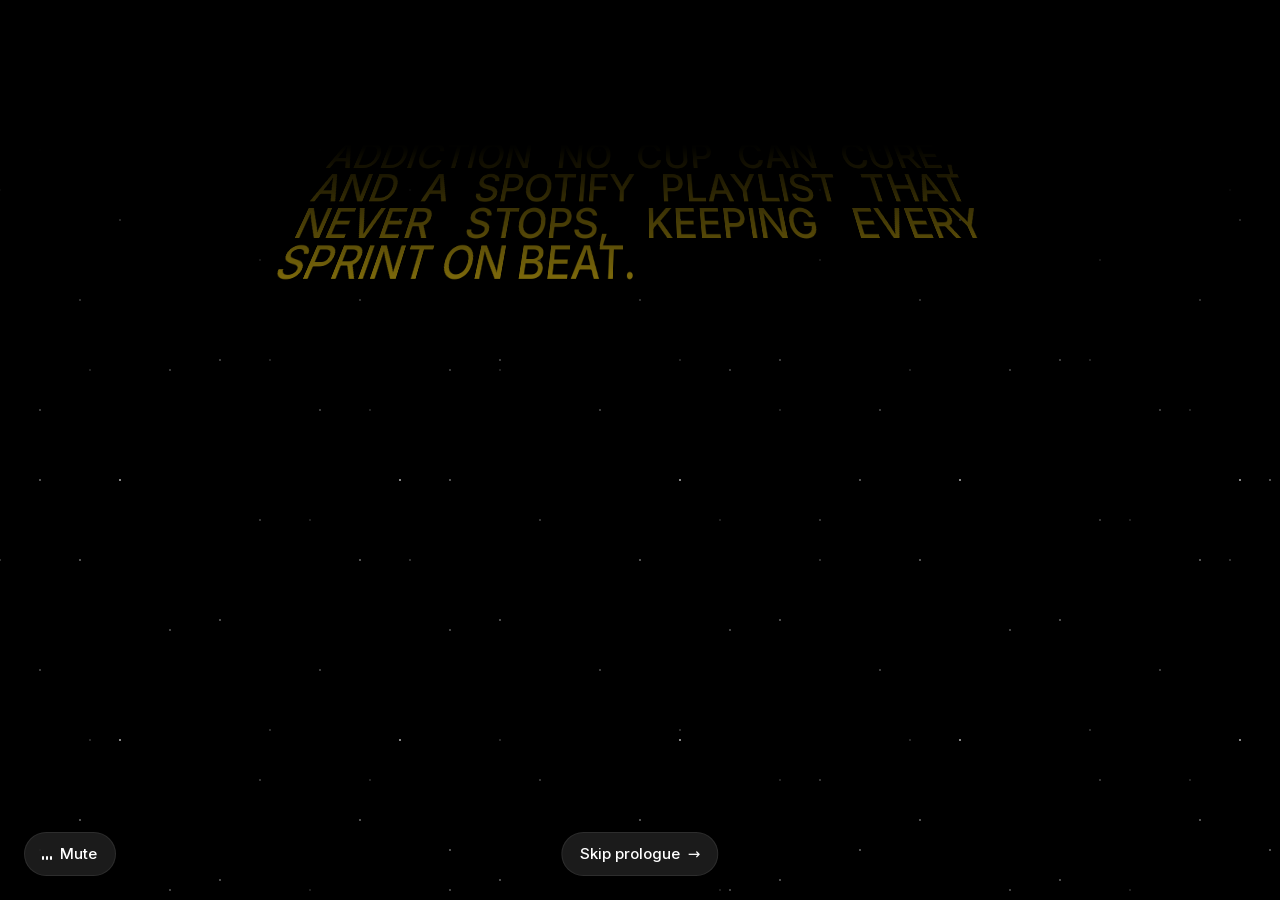
<file: index.html>
<!DOCTYPE html><html lang="en" class="archivo_fb1db8c6-module__tHKahq__variable geist_2a3e8324-module__XMOeAq__variable geist_mono_34594f47-module__jOBELG__variable mynerve_1ff57a8e-module__vpjd0a__variable instrument_sans_b2634caf-module__Nth_Eq__variable h-full"><head><meta charSet="utf-8"/><meta name="viewport" content="width=device-width, initial-scale=1"/><link rel="preload" href="/_next/static/media/051742360c26797e-s.p.1bkzbscqrt8rl.woff2" as="font" crossorigin="" type="font/woff2"/><link rel="preload" href="/_next/static/media/113fa3cd4dc959e6-s.p.41entnodl3flq.woff2" as="font" crossorigin="" type="font/woff2"/><link rel="preload" href="/_next/static/media/168780bcef321f4a-s.p.3dxr-tv525r79.woff2" as="font" crossorigin="" type="font/woff2"/><link rel="preload" href="/_next/static/media/37f34e4fcce0f2d4-s.p.3dosikwwiz7p4.woff2" as="font" crossorigin="" type="font/woff2"/><link rel="preload" href="/_next/static/media/6b186f06197624ff-s.p.171shbaxyastj.woff2" as="font" crossorigin="" type="font/woff2"/><link rel="preload" href="/_next/static/media/75affa71d1e2f6a7-s.p.17-aodiw50953.woff2" as="font" crossorigin="" type="font/woff2"/><link rel="preload" href="/_next/static/media/797e433ab948586e-s.p.0r6juujl39pe6.woff2" as="font" crossorigin="" type="font/woff2"/><link rel="preload" href="/_next/static/media/caa3a2e1cccd8315-s.p.0wgildi0cnwt9.woff2" as="font" crossorigin="" type="font/woff2"/><link rel="stylesheet" href="/_next/static/chunks/0f3o_s2tjfryr.css" data-precedence="next"/><link rel="stylesheet" href="/_next/static/chunks/2bz30oyhv6aa2.css" data-precedence="next"/><link rel="stylesheet" href="/_next/static/chunks/3x7rj-tyv4r0u.css" data-precedence="next"/><link rel="preload" as="script" fetchPriority="low" href="/_next/static/chunks/3yfl9fgvivx3-.js"/><script src="/_next/static/chunks/11jq0c2_zavac.js" async=""></script><script src="/_next/static/chunks/196x_tfexoucg.js" async=""></script><script src="/_next/static/chunks/2_4nww4pyj1_y.js" async=""></script><script src="/_next/static/chunks/turbopack-2fgxie2dhonx-.js" async=""></script><script src="/_next/static/chunks/34f3ti51wpdht.js" async=""></script><script src="/_next/static/chunks/2tcs7qtximdkt.js" async=""></script><script src="/_next/static/chunks/18969ahm8y3x7.js" async=""></script><script src="/_next/static/chunks/2jv3t4gyo-hdj.js" async=""></script><script src="/_next/static/chunks/1upddxnr9unew.js" async=""></script><link rel="preload" href="/_next/static/chunks/3t4kck6pyvhwv.css" as="style"/><link rel="preload" href="/_next/static/chunks/1bhk3cw4v2pjk.css" as="style"/><meta name="next-size-adjust" content=""/><title>Siddha — Product Designer</title><meta name="description" content="Product designer at Bajaj Finserv Health. Clinical and wellness products, AI in product, and the complex workflows underneath them."/><meta property="og:title" content="Siddha — Product Designer"/><meta property="og:description" content="Product designer at Bajaj Finserv Health. Clinical and wellness products, AI in product, and the complex workflows underneath them."/><meta property="og:type" content="website"/><meta name="twitter:card" content="summary"/><meta name="twitter:title" content="Siddha — Product Designer"/><meta name="twitter:description" content="Product designer at Bajaj Finserv Health. Clinical and wellness products, AI in product, and the complex workflows underneath them."/><link rel="icon" href="/icon.png?icon.27ct7h63vqytu.png" sizes="256x256" type="image/png"/><script>try{var s=(localStorage.getItem("siddha-theme")||"").split("|"),d=new Date(),h=d.getHours(),t=(s[0]==="dark"||s[0]==="light")&&+s[1]>d.getTime()?s[0]:(h>=18||h<6?"dark":"light");var e=document.documentElement;e.dataset.theme=t;e.style.colorScheme=t}catch(x){}</script><script src="/_next/static/chunks/0cz1d0mv5g_q7.js" noModule=""></script></head><body class="min-h-full flex flex-col bg-bg text-fg"><div hidden=""><!--$--><!--/$--></div><a href="#main" class="skip-link">Skip to content</a><div aria-hidden="true" class="CatEasterEgg-module__oI5_Va__stage"></div><button type="button" role="switch" aria-checked="false" class="CatEasterEgg-module__oI5_Va__toggle"><span>You like cats?</span><span aria-hidden="true" class="CatEasterEgg-module__oI5_Va__track"><span class="CatEasterEgg-module__oI5_Va__knob"></span></span></button><div class="relative flex min-h-[100svh] flex-1 flex-col bg-black"><h1 class="sr-only">Sathyasiddha Pattanaik, product designer: the prologue</h1></div><!--$--><!--/$--><script src="/_next/static/chunks/3yfl9fgvivx3-.js" id="_R_" async=""></script><script>(self.__next_f=self.__next_f||[]).push([0])</script><script>self.__next_f.push([1,"1:\"$Sreact.fragment\"\n2:I[54421,[\"/_next/static/chunks/34f3ti51wpdht.js\"],\"SmoothScroll\"]\n3:I[56439,[\"/_next/static/chunks/34f3ti51wpdht.js\"],\"PageTransition\"]\n4:I[47813,[\"/_next/static/chunks/34f3ti51wpdht.js\"],\"CatEasterEgg\"]\n5:I[39756,[\"/_next/static/chunks/34f3ti51wpdht.js\"],\"default\"]\n6:I[37457,[\"/_next/static/chunks/34f3ti51wpdht.js\"],\"default\"]\n7:I[66727,[\"/_next/static/chunks/34f3ti51wpdht.js\",\"/_next/static/chunks/2tcs7qtximdkt.js\",\"/_next/static/chunks/18969ahm8y3x7.js\",\"/_next/static/chunks/2jv3t4gyo-hdj.js\"],\"Nav\"]\n8:I[66727,[\"/_next/static/chunks/34f3ti51wpdht.js\",\"/_next/static/chunks/2tcs7qtximdkt.js\",\"/_next/static/chunks/18969ahm8y3x7.js\",\"/_next/static/chunks/2jv3t4gyo-hdj.js\"],\"NavSpacer\"]\n9:I[22016,[\"/_next/static/chunks/34f3ti51wpdht.js\",\"/_next/static/chunks/2tcs7qtximdkt.js\",\"/_next/static/chunks/18969ahm8y3x7.js\",\"/_next/static/chunks/2jv3t4gyo-hdj.js\"],\"\"]\na:I[48616,[\"/_next/static/chunks/34f3ti51wpdht.js\",\"/_next/static/chunks/2tcs7qtximdkt.js\",\"/_next/static/chunks/18969ahm8y3x7.js\",\"/_next/static/chunks/2jv3t4gyo-hdj.js\"],\"CityFooter\"]\nb:I[85064,[\"/_next/static/chunks/34f3ti51wpdht.js\",\"/_next/static/chunks/2tcs7qtximdkt.js\",\"/_next/static/chunks/18969ahm8y3x7.js\",\"/_next/static/chunks/2jv3t4gyo-hdj.js\"],\"ScrollBlur\"]\nc:I[31845,[\"/_next/static/chunks/34f3ti51wpdht.js\",\"/_next/static/chunks/1upddxnr9unew.js\"],\"Prologue\"]\nd:I[97367,[\"/_next/static/chunks/34f3ti51wpdht.js\"],\"OutletBoundary\"]\ne:\"$Sreact.suspense\"\n10:I[97367,[\"/_next/static/chunks/34f3ti51wpdht.js\"],\"ViewportBoundary\"]\n12:I[97367,[\"/_next/static/chunks/34f3ti51wpdht.js\"],\"MetadataBoundary\"]\n14:I[68027,[\"/_next/static/chunks/34f3ti51wpdht.js\"],\"default\",1]\n:HL[\"/_next/static/chunks/0f3o_s2tjfryr.css\",\"style\"]\n:HL[\"/_next/static/chunks/2bz30oyhv6aa2.css\",\"style\"]\n:HL[\"/_next/static/media/051742360c26797e-s.p.1bkzbscqrt8rl.woff2\",\"font\",{\"crossOrigin\":\"\",\"type\":\"font/woff2\"}]\n:HL[\"/_next/static/media/113fa3cd4dc959e6-s.p.41entnodl3flq.woff2\",\"font\",{\"crossOrigin\":\"\",\"type\":\"font/woff2\"}]\n:HL[\"/_next/static/media/168780bcef321f4a-s.p.3dxr-tv525r79.woff2\",\"font\",{\"crossOrigin\":\"\",\"type\":\"font/woff2\"}]\n:HL[\"/_next/static/media/37f34e4fcce0f2d4-s.p.3dosikwwiz7p4.woff2\",\"font\",{\"crossOrigin\":\"\",\"type\":\"font/woff2\"}]\n:HL[\"/_next/static/media/6b186f06197624ff-s.p.171shbaxyastj.woff2\",\"font\",{\"crossOrigin\":\"\",\"type\":\"font/woff2\"}]\n:HL[\"/_next/static/media/75affa71d1e2f6a7-s.p.17-aodiw50953.woff2\",\"font\",{\"crossOrigin\":\"\",\"type\":\"font/woff2\"}]\n:HL[\"/_next/static/media/797e433ab948586e-s.p.0r6juujl39pe6.woff2\",\"font\",{\"crossOrigin\":\"\",\"type\":\"font/woff2\"}]\n:HL[\"/_next/static/media/caa3a2e1cccd8315-s.p.0wgildi0cnwt9.woff2\",\"font\",{\"crossOrigin\":\"\",\"type\":\"font/woff2\"}]\n:HL[\"/_next/static/chunks/3x7rj-tyv4r0u.css\",\"style\"]\n:HL[\"/_next/static/chunks/3t4kck6pyvhwv.css\",\"style\"]\n:HL[\"/_next/static/chunks/1bhk3cw4v2pjk.css\",\"style\"]\n"])</script><script>self.__next_f.push([1,"0:{\"P\":null,\"c\":[\"\",\"\"],\"q\":\"\",\"i\":false,\"f\":[[[\"\",{\"children\":[\"__PAGE__\",{},\"$undefined\",\"$undefined\",4608]},\"$undefined\",\"$undefined\",4624],[[\"$\",\"$1\",\"c\",{\"children\":[[[\"$\",\"link\",\"0\",{\"rel\":\"stylesheet\",\"href\":\"/_next/static/chunks/0f3o_s2tjfryr.css\",\"precedence\":\"next\",\"crossOrigin\":\"$undefined\",\"nonce\":\"$undefined\"}],[\"$\",\"link\",\"1\",{\"rel\":\"stylesheet\",\"href\":\"/_next/static/chunks/2bz30oyhv6aa2.css\",\"precedence\":\"next\",\"crossOrigin\":\"$undefined\",\"nonce\":\"$undefined\"}],[\"$\",\"script\",\"script-0\",{\"src\":\"/_next/static/chunks/34f3ti51wpdht.js\",\"async\":true,\"nonce\":\"$undefined\"}]],[\"$\",\"html\",null,{\"lang\":\"en\",\"className\":\"archivo_fb1db8c6-module__tHKahq__variable geist_2a3e8324-module__XMOeAq__variable geist_mono_34594f47-module__jOBELG__variable mynerve_1ff57a8e-module__vpjd0a__variable instrument_sans_b2634caf-module__Nth_Eq__variable h-full\",\"suppressHydrationWarning\":true,\"children\":[[\"$\",\"head\",null,{\"children\":[\"$\",\"script\",null,{\"dangerouslySetInnerHTML\":{\"__html\":\"try{var s=(localStorage.getItem(\\\"siddha-theme\\\")||\\\"\\\").split(\\\"|\\\"),d=new Date(),h=d.getHours(),t=(s[0]===\\\"dark\\\"||s[0]===\\\"light\\\")\u0026\u0026+s[1]\u003ed.getTime()?s[0]:(h\u003e=18||h\u003c6?\\\"dark\\\":\\\"light\\\");var e=document.documentElement;e.dataset.theme=t;e.style.colorScheme=t}catch(x){}\"}}]}],[\"$\",\"body\",null,{\"className\":\"min-h-full flex flex-col bg-bg text-fg\",\"children\":[[\"$\",\"a\",null,{\"href\":\"#main\",\"className\":\"skip-link\",\"children\":\"Skip to content\"}],[\"$\",\"$L2\",null,{}],[\"$\",\"$L3\",null,{}],[\"$\",\"$L4\",null,{}],[\"$\",\"$L5\",null,{\"parallelRouterKey\":\"children\",\"error\":\"$undefined\",\"errorStyles\":\"$undefined\",\"errorScripts\":\"$undefined\",\"template\":[\"$\",\"$L6\",null,{}],\"templateStyles\":\"$undefined\",\"templateScripts\":\"$undefined\",\"notFound\":[[\"$\",\"div\",null,{\"className\":\"site relative isolate flex flex-1 flex-col overflow-x-clip\",\"children\":[[\"$\",\"$L7\",null,{}],[\"$\",\"$L8\",null,{}],[\"$\",\"main\",null,{\"id\":\"main\",\"className\":\"flex-1\",\"children\":[\"$\",\"div\",null,{\"className\":\"wrap pb-10 pt-16 sm:pt-24\",\"children\":[[\"$\",\"p\",null,{\"className\":\"eyebrow\",\"children\":\"404\"}],[\"$\",\"h1\",null,{\"className\":\"big mt-6 max-w-[12em] text-[clamp(2.2rem,7vw,5.5rem)]\",\"children\":\"This page isn’t here.\"}],[\"$\",\"p\",null,{\"className\":\"mt-6 max-w-[30em] text-[1.0625rem] leading-relaxed text-fg-2\",\"children\":\"The link may be old, or the address mistyped. The work and everything else start from these two.\"}],[\"$\",\"div\",null,{\"className\":\"mt-10 flex flex-wrap gap-3\",\"children\":[[\"$\",\"$L9\",null,{\"href\":\"/home\",\"className\":\"inline-flex min-h-11 items-center rounded-full bg-fg px-6 text-[0.9375rem] text-bg transition-colors duration-400 hover:bg-amber\",\"children\":\"Go to the home page\"}],[\"$\",\"$L9\",null,{\"href\":\"/work\",\"className\":\"inline-flex min-h-11 items-center rounded-full border border-line px-6 text-[0.9375rem] text-fg transition-colors duration-400 hover:border-fg\",\"children\":\"See the work\"}]]}]]}]}],[\"$\",\"footer\",null,{\"className\":\"mt-24\",\"children\":[\"$\",\"$La\",null,{\"extra\":[\" · \",[\"$\",\"a\",null,{\"href\":\"/home/Sathyasiddha_Pattanaik_Product_Designer_Resume.pdf\",\"className\":\"tap ulink hover:text-amber transition-colors duration-300\",\"children\":\"Résumé\"}]]}]}],[\"$\",\"$Lb\",null,{}]]}],[[\"$\",\"link\",\"0\",{\"rel\":\"stylesheet\",\"href\":\"/_next/static/chunks/3t4kck6pyvhwv.css\",\"precedence\":\"next\",\"crossOrigin\":\"$undefined\",\"nonce\":\"$undefined\"}],[\"$\",\"link\",\"1\",{\"rel\":\"stylesheet\",\"href\":\"/_next/static/chunks/1bhk3cw4v2pjk.css\",\"precedence\":\"next\",\"crossOrigin\":\"$undefined\",\"nonce\":\"$undefined\"}]]],\"forbidden\":\"$undefined\",\"unauthorized\":\"$undefined\"}]]}]]}]]}],{\"children\":[[\"$\",\"$1\",\"c\",{\"children\":[[\"$\",\"div\",null,{\"className\":\"relative flex min-h-[100svh] flex-1 flex-col bg-black\",\"children\":[[\"$\",\"h1\",null,{\"className\":\"sr-only\",\"children\":\"Sathyasiddha Pattanaik, product designer: the prologue\"}],[\"$\",\"$Lc\",null,{}]]}],[[\"$\",\"link\",\"0\",{\"rel\":\"stylesheet\",\"href\":\"/_next/static/chunks/3x7rj-tyv4r0u.css\",\"precedence\":\"next\",\"crossOrigin\":\"$undefined\",\"nonce\":\"$undefined\"}],[\"$\",\"script\",\"script-0\",{\"src\":\"/_next/static/chunks/1upddxnr9unew.js\",\"async\":true,\"nonce\":\"$undefined\"}]],[\"$\",\"$Ld\",null,{\"children\":[\"$\",\"$e\",null,{\"name\":\"Next.MetadataOutlet\",\"children\":\"$@f\"}]}]]}],{},null,false,null]},null,false,null],[\"$\",\"$1\",\"h\",{\"children\":[null,[\"$\",\"$L10\",null,{\"children\":\"$L11\"}],[\"$\",\"div\",null,{\"hidden\":true,\"children\":[\"$\",\"$L12\",null,{\"children\":[\"$\",\"$e\",null,{\"name\":\"Next.Metadata\",\"children\":\"$L13\"}]}]}],[\"$\",\"meta\",null,{\"name\":\"next-size-adjust\",\"content\":\"\"}]]}],false]],\"m\":\"$undefined\",\"G\":[\"$14\",[[\"$\",\"link\",\"0\",{\"rel\":\"stylesheet\",\"href\":\"/_next/static/chunks/0f3o_s2tjfryr.css\",\"precedence\":\"next\",\"crossOrigin\":\"$undefined\",\"nonce\":\"$undefined\"}],[\"$\",\"link\",\"1\",{\"rel\":\"stylesheet\",\"href\":\"/_next/static/chunks/2bz30oyhv6aa2.css\",\"precedence\":\"next\",\"crossOrigin\":\"$undefined\",\"nonce\":\"$undefined\"}]]],\"S\":true,\"h\":null,\"r\":\"$undefined\",\"s\":\"$undefined\",\"a\":\"$undefined\",\"l\":\"$undefined\",\"p\":\"$undefined\",\"d\":\"$undefined\",\"b\":\"qurHGHiK45xaRgnL78ZOF\"}\n"])</script><script>self.__next_f.push([1,"11:[[\"$\",\"meta\",\"0\",{\"charSet\":\"utf-8\"}],[\"$\",\"meta\",\"1\",{\"name\":\"viewport\",\"content\":\"width=device-width, initial-scale=1\"}]]\n"])</script><script>self.__next_f.push([1,"15:I[27201,[\"/_next/static/chunks/34f3ti51wpdht.js\"],\"IconMark\"]\nf:null\n13:[[\"$\",\"title\",\"0\",{\"children\":\"Siddha — Product Designer\"}],[\"$\",\"meta\",\"1\",{\"name\":\"description\",\"content\":\"Product designer at Bajaj Finserv Health. Clinical and wellness products, AI in product, and the complex workflows underneath them.\"}],[\"$\",\"meta\",\"2\",{\"property\":\"og:title\",\"content\":\"Siddha — Product Designer\"}],[\"$\",\"meta\",\"3\",{\"property\":\"og:description\",\"content\":\"Product designer at Bajaj Finserv Health. Clinical and wellness products, AI in product, and the complex workflows underneath them.\"}],[\"$\",\"meta\",\"4\",{\"property\":\"og:type\",\"content\":\"website\"}],[\"$\",\"meta\",\"5\",{\"name\":\"twitter:card\",\"content\":\"summary\"}],[\"$\",\"meta\",\"6\",{\"name\":\"twitter:title\",\"content\":\"Siddha — Product Designer\"}],[\"$\",\"meta\",\"7\",{\"name\":\"twitter:description\",\"content\":\"Product designer at Bajaj Finserv Health. Clinical and wellness products, AI in product, and the complex workflows underneath them.\"}],[\"$\",\"link\",\"8\",{\"rel\":\"icon\",\"href\":\"/icon.png?icon.27ct7h63vqytu.png\",\"sizes\":\"256x256\",\"type\":\"image/png\"}],[\"$\",\"$L15\",\"9\",{}]]\n"])</script></body></html>
</file>
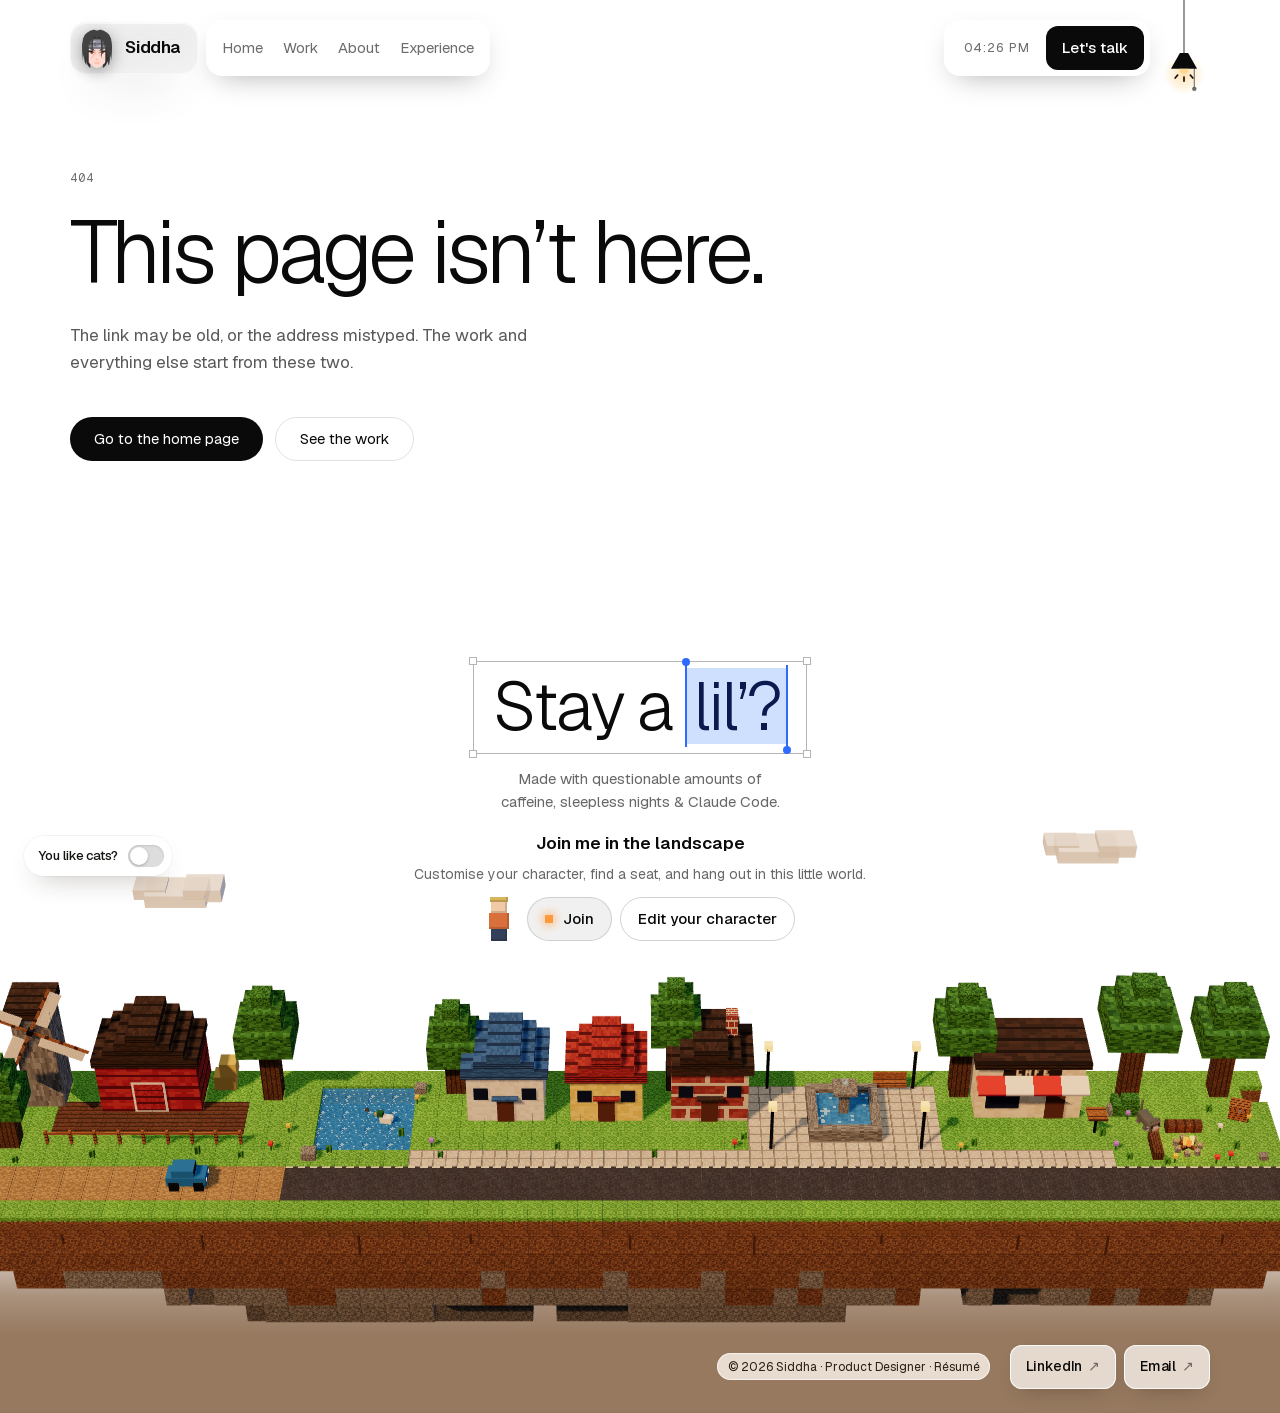
<file: 404/index.html>
<!DOCTYPE html><html lang="en" class="archivo_fb1db8c6-module__tHKahq__variable geist_2a3e8324-module__XMOeAq__variable geist_mono_34594f47-module__jOBELG__variable mynerve_1ff57a8e-module__vpjd0a__variable instrument_sans_b2634caf-module__Nth_Eq__variable h-full"><head><meta charSet="utf-8"/><meta name="viewport" content="width=device-width, initial-scale=1"/><link rel="preload" as="image" href="/shared/logo.webp"/><link rel="stylesheet" href="/_next/static/chunks/0f3o_s2tjfryr.css" data-precedence="next"/><link rel="stylesheet" href="/_next/static/chunks/2bz30oyhv6aa2.css" data-precedence="next"/><link rel="stylesheet" href="/_next/static/chunks/3t4kck6pyvhwv.css" data-precedence="next"/><link rel="stylesheet" href="/_next/static/chunks/1bhk3cw4v2pjk.css" data-precedence="next"/><link rel="preload" as="script" fetchPriority="low" href="/_next/static/chunks/3yfl9fgvivx3-.js"/><script src="/_next/static/chunks/11jq0c2_zavac.js" async=""></script><script src="/_next/static/chunks/196x_tfexoucg.js" async=""></script><script src="/_next/static/chunks/2_4nww4pyj1_y.js" async=""></script><script src="/_next/static/chunks/turbopack-2fgxie2dhonx-.js" async=""></script><script src="/_next/static/chunks/34f3ti51wpdht.js" async=""></script><script src="/_next/static/chunks/2tcs7qtximdkt.js" async=""></script><script src="/_next/static/chunks/18969ahm8y3x7.js" async=""></script><script src="/_next/static/chunks/2jv3t4gyo-hdj.js" async=""></script><meta name="robots" content="noindex"/><meta name="next-size-adjust" content=""/><title>Page not found — Siddha</title><meta name="description" content="Product designer at Bajaj Finserv Health. Clinical and wellness products, AI in product, and the complex workflows underneath them."/><meta property="og:title" content="Siddha — Product Designer"/><meta property="og:description" content="Product designer at Bajaj Finserv Health. Clinical and wellness products, AI in product, and the complex workflows underneath them."/><meta property="og:type" content="website"/><meta name="twitter:card" content="summary"/><meta name="twitter:title" content="Siddha — Product Designer"/><meta name="twitter:description" content="Product designer at Bajaj Finserv Health. Clinical and wellness products, AI in product, and the complex workflows underneath them."/><link rel="icon" href="/icon.png?icon.27ct7h63vqytu.png" sizes="256x256" type="image/png"/><script>try{var s=(localStorage.getItem("siddha-theme")||"").split("|"),d=new Date(),h=d.getHours(),t=(s[0]==="dark"||s[0]==="light")&&+s[1]>d.getTime()?s[0]:(h>=18||h<6?"dark":"light");var e=document.documentElement;e.dataset.theme=t;e.style.colorScheme=t}catch(x){}</script><script src="/_next/static/chunks/0cz1d0mv5g_q7.js" noModule=""></script></head><body class="min-h-full flex flex-col bg-bg text-fg"><div hidden=""><!--$--><!--/$--></div><a href="#main" class="skip-link">Skip to content</a><div aria-hidden="true" class="CatEasterEgg-module__oI5_Va__stage"></div><button type="button" role="switch" aria-checked="false" class="CatEasterEgg-module__oI5_Va__toggle"><span>You like cats?</span><span aria-hidden="true" class="CatEasterEgg-module__oI5_Va__track"><span class="CatEasterEgg-module__oI5_Va__knob"></span></span></button><div class="site relative isolate flex flex-1 flex-col overflow-x-clip"><header class="pointer-events-none fixed inset-x-0 top-0 z-50 flex items-start justify-between gap-2 px-5 pt-4 sm:px-[clamp(1.5rem,5.5vw,5rem)] sm:pt-5"><div class="pointer-events-auto flex h-14 min-w-0 items-center gap-2"><a aria-label="Siddha, back to the start" data-tone="dark" class="glass-tone liquid-glass group relative flex h-[3.25rem] items-center gap-2 rounded-2xl pl-1.5 pr-3.5 text-[1.0625rem] font-semibold tracking-tight text-[color:var(--fg)] sm:pr-4" href="/"><span data-logo="true" class="logo-tilt relative size-10" style="--tx:0;--ty:0"><img alt="" width="40" height="40" decoding="async" data-nimg="1" class="size-10 drop-shadow-[0_4px_8px_rgba(0,0,0,0.35)]" style="color:transparent" src="/shared/logo.webp"/></span><span aria-hidden="true" class="relative">Siddha</span></a><nav aria-label="Primary" class="nav-day hidden items-center md:flex rounded-2xl bg-surface p-1.5 text-ink shadow-[0_10px_30px_-12px_rgba(0,0,0,0.35)] transition-colors duration-500"><ul class="flex items-center"><li><a class="flex min-h-11 items-center rounded-lg px-2.5 text-[0.9375rem] transition-colors duration-200 hover:bg-paper focus-visible:outline-ink! text-ink-2 hover:text-ink" href="/home/">Home</a></li><li><a class="flex min-h-11 items-center rounded-lg px-2.5 text-[0.9375rem] transition-colors duration-200 hover:bg-paper focus-visible:outline-ink! text-ink-2 hover:text-ink" href="/work/">Work</a></li><li><a class="flex min-h-11 items-center rounded-lg px-2.5 text-[0.9375rem] transition-colors duration-200 hover:bg-paper focus-visible:outline-ink! text-ink-2 hover:text-ink" href="/about/">About</a></li><li><a class="flex min-h-11 items-center rounded-lg px-2.5 text-[0.9375rem] transition-colors duration-200 hover:bg-paper focus-visible:outline-ink! text-ink-2 hover:text-ink" href="/home/#experience">Experience</a></li></ul></nav></div><div class="pointer-events-auto flex shrink-0 items-start gap-0.5 sm:gap-2"><div class="nav-day flex items-center gap-1 rounded-2xl bg-surface p-1.5 text-ink shadow-[0_10px_30px_-12px_rgba(0,0,0,0.35)] transition-colors duration-500 lg:pl-3"><span class="hidden lg:contents"><span class="ls-clock px-2" aria-hidden="true"></span></span><button type="button" aria-expanded="false" aria-controls="_R_lfivdb_" aria-label="Open menu" class="inline-flex size-11 items-center justify-center rounded-xl text-ink transition-colors duration-200 hover:bg-paper focus-visible:outline-ink! md:hidden"><svg xmlns="http://www.w3.org/2000/svg" width="20" height="20" viewBox="0 0 24 24" fill="none" stroke="currentColor" stroke-width="1.8" stroke-linecap="round" stroke-linejoin="round" class="lucide lucide-menu" aria-hidden="true"><path d="M4 5h16"></path><path d="M4 12h16"></path><path d="M4 19h16"></path></svg></button><a class="inline-flex min-h-11 shrink-0 items-center whitespace-nowrap rounded-xl bg-ink px-3.5 text-[0.9375rem] font-medium sm:px-4 lg:ml-1 text-on-ink transition-transform duration-200 hover:scale-[1.03] focus-visible:outline-ink! active:scale-[0.98]" href="/home/#contact">Let&#x27;s talk</a></div><span aria-hidden="true" class="block shrink-0 transition-[width,margin] duration-300 ease-out motion-reduce:transition-none -mr-2 w-[52px] sm:mr-0"></span></div></header><div class="absolute right-3 top-0 z-50 sm:right-[clamp(1.5rem,5.5vw,5rem)]"><button type="button" aria-pressed="true" aria-label="Lamp on: light theme. Turn it off for the dark theme" title="Turn the lamp off (dark theme)" class="lamp"><svg viewBox="0 -8 32 72" width="44" height="99" aria-hidden="true"><defs><radialGradient id="lamp-glow"><stop offset="0" stop-color="var(--lamp-light)" stop-opacity="0.9"></stop><stop offset="1" stop-color="var(--lamp-light)" stop-opacity="0"></stop></radialGradient></defs><circle class="lamp-glow" cx="16" cy="46" r="15" fill="url(#lamp-glow)"></circle><line x1="16" y1="-8" x2="16" y2="31" stroke="currentColor" stroke-width="1.1" stroke-linecap="round" opacity="0.55"></line><path d="M13 30.5h6l6.5 11.5h-19z" fill="currentColor" stroke-linejoin="round"></path><path class="lamp-bulb" d="M12.5 42a3.5 3.5 0 0 0 7 0z"></path><g class="lamp-rays" stroke="currentColor" stroke-width="1.2" stroke-linecap="round"><line x1="16" y1="48" x2="16" y2="51" pathLength="1"></line><line x1="11.4" y1="46.6" x2="9.6" y2="48.8" pathLength="1"></line><line x1="20.6" y1="46.6" x2="22.4" y2="48.8" pathLength="1"></line></g><g class="lamp-pull"><line x1="23.5" y1="42" x2="23.5" y2="55" stroke="currentColor" stroke-width="0.9" stroke-linecap="round" opacity="0.5"></line><circle cx="23.5" cy="56.6" r="1.6" fill="currentColor" opacity="0.6"></circle></g></svg></button></div><div aria-hidden="true" class="h-[4.25rem] sm:h-[4.75rem]"></div><main id="main" class="flex-1"><div class="wrap pb-10 pt-16 sm:pt-24"><p class="eyebrow">404</p><h1 class="big mt-6 max-w-[12em] text-[clamp(2.2rem,7vw,5.5rem)]">This page isn’t here.</h1><p class="mt-6 max-w-[30em] text-[1.0625rem] leading-relaxed text-fg-2">The link may be old, or the address mistyped. The work and everything else start from these two.</p><div class="mt-10 flex flex-wrap gap-3"><a class="inline-flex min-h-11 items-center rounded-full bg-fg px-6 text-[0.9375rem] text-bg transition-colors duration-400 hover:bg-amber" href="/home/">Go to the home page</a><a class="inline-flex min-h-11 items-center rounded-full border border-line px-6 text-[0.9375rem] text-fg transition-colors duration-400 hover:border-fg" href="/work/">See the work</a></div></div></main><footer class="mt-24"><section aria-labelledby="stay-h" class="CityFooter-module__8IPcBa__footer"><div class="CityFooter-module__8IPcBa__stage"><div class="CityFooter-module__8IPcBa__canvas" aria-hidden="true"></div><div class="CityFooter-module__8IPcBa__head"><h2 id="stay-h" class="LiveHeading-module__ZGTRTa__heading CityFooter-module__8IPcBa__title"><span class="sr-only">Stay a lil’?</span><span class="LiveHeading-module__ZGTRTa__frame"><span aria-hidden="true" class="LiveHeading-module__ZGTRTa__line" data-line="true" style="--l:0"><span class="LiveHeading-module__ZGTRTa__ch" data-ch="true">S</span><span class="LiveHeading-module__ZGTRTa__ch" data-ch="true">t</span><span class="LiveHeading-module__ZGTRTa__ch" data-ch="true">a</span><span class="LiveHeading-module__ZGTRTa__ch" data-ch="true">y</span><span class="LiveHeading-module__ZGTRTa__ch" data-ch="true"> </span><span class="LiveHeading-module__ZGTRTa__ch" data-ch="true">a</span><span class="LiveHeading-module__ZGTRTa__ch" data-ch="true"> </span><span class="hx-selected LiveHeading-module__ZGTRTa__sel"><span class="LiveHeading-module__ZGTRTa__ch" data-ch="true">l</span><span class="LiveHeading-module__ZGTRTa__ch" data-ch="true">i</span><span class="LiveHeading-module__ZGTRTa__ch" data-ch="true">l</span><span class="LiveHeading-module__ZGTRTa__ch" data-ch="true">’</span><span class="LiveHeading-module__ZGTRTa__ch" data-ch="true">?</span><i class="hx-sel-edge is-start"></i><i class="hx-sel-edge is-end"></i></span></span><span class="LiveHeading-module__ZGTRTa__handles"><i aria-hidden="true" data-x="-1" data-y="-1"></i><i aria-hidden="true" data-x="1" data-y="-1"></i><i aria-hidden="true" data-x="-1" data-y="1"></i><button type="button" data-x="1" data-y="1" aria-label="Resize the heading: hold an arrow key, let go to spring back" tabindex="0"></button></span></span></h2><p class="CityFooter-module__8IPcBa__line">Made with questionable amounts of caffeine, sleepless nights &amp; Claude Code.</p><div class="CityFooter-module__8IPcBa__panel" data-panel="true"><div class="CityFooter-module__8IPcBa__inviteWrap"><p class="CityFooter-module__8IPcBa__inviteTitle">Join me in the landscape</p><p class="CityFooter-module__8IPcBa__soft">Customise your character, find a seat, and hang out in this little world.</p><div class="CityFooter-module__8IPcBa__actions"><span aria-hidden="true" class="CityFooter-module__8IPcBa__preview" style="--skin:#e0ac7e;--hair:#2b1d14;--shirt:#d96f3b"><i class="CityFooter-module__8IPcBa__pHair"></i><i class="CityFooter-module__8IPcBa__pHead"></i><i class="CityFooter-module__8IPcBa__pBody"></i><i class="CityFooter-module__8IPcBa__pLegs"></i></span><button type="button" class="CityFooter-module__8IPcBa__invite CityFooter-module__8IPcBa__glass"><span aria-hidden="true" class="CityFooter-module__8IPcBa__spark"></span>Join</button><button type="button" class="CityFooter-module__8IPcBa__ghost">Edit your character</button></div></div></div></div><p class="sr-only" role="status"></p><div class="CityFooter-module__8IPcBa__bubble" role="status" aria-live="polite"></div></div><div class="CityFooter-module__8IPcBa__base"><p class="CityFooter-module__8IPcBa__small">© <!-- -->2026<!-- --> <!-- -->Siddha<!-- --> · <!-- -->Product Designer<!-- --> · <a href="/home/Sathyasiddha_Pattanaik_Product_Designer_Resume.pdf" class="tap ulink hover:text-amber transition-colors duration-300">Résumé</a></p><ul class="CityFooter-module__8IPcBa__links" aria-label="Find me elsewhere"><li><a class="CityFooter-module__8IPcBa__link" href="https://www.linkedin.com/in/sathyasiddha-pattanaik/" target="_blank" rel="noopener noreferrer" aria-label="LinkedIn (opens in a new tab)">LinkedIn<span aria-hidden="true" class="CityFooter-module__8IPcBa__arrow">↗</span></a></li><li><a class="CityFooter-module__8IPcBa__link" href="mailto:sathyasiddhaux@gmail.com" aria-label="Email Siddha at sathyasiddhaux@gmail.com">Email<span aria-hidden="true" class="CityFooter-module__8IPcBa__arrow">↗</span></a></li></ul></div></section></footer><div aria-hidden="true" class="gradual-blur gradual-blur-page " style="position:fixed;pointer-events:none;opacity:0;transition:opacity 0.4s ease-out;z-index:130;height:6rem;width:100%;bottom:0;left:0;right:0"><div class="gradual-blur-inner"><div style="position:absolute;inset:0;mask-image:linear-gradient(to bottom, transparent 0%, black 20%, black 40%, transparent 60%);-webkit-mask-image:linear-gradient(to bottom, transparent 0%, black 20%, black 40%, transparent 60%);backdrop-filter:blur(0.167rem);-webkit-backdrop-filter:blur(0.167rem);opacity:1"></div><div style="position:absolute;inset:0;mask-image:linear-gradient(to bottom, transparent 20%, black 40%, black 60%, transparent 80%);-webkit-mask-image:linear-gradient(to bottom, transparent 20%, black 40%, black 60%, transparent 80%);backdrop-filter:blur(0.332rem);-webkit-backdrop-filter:blur(0.332rem);opacity:1"></div><div style="position:absolute;inset:0;mask-image:linear-gradient(to bottom, transparent 40%, black 60%, black 80%, transparent 100%);-webkit-mask-image:linear-gradient(to bottom, transparent 40%, black 60%, black 80%, transparent 100%);backdrop-filter:blur(0.754rem);-webkit-backdrop-filter:blur(0.754rem);opacity:1"></div><div style="position:absolute;inset:0;mask-image:linear-gradient(to bottom, transparent 60%, black 80%, black 100%);-webkit-mask-image:linear-gradient(to bottom, transparent 60%, black 80%, black 100%);backdrop-filter:blur(1.499rem);-webkit-backdrop-filter:blur(1.499rem);opacity:1"></div><div style="position:absolute;inset:0;mask-image:linear-gradient(to bottom, transparent 80%, black 100%);-webkit-mask-image:linear-gradient(to bottom, transparent 80%, black 100%);backdrop-filter:blur(2.000rem);-webkit-backdrop-filter:blur(2.000rem);opacity:1"></div></div></div></div><!--$--><!--/$--><script src="/_next/static/chunks/3yfl9fgvivx3-.js" id="_R_" async=""></script><script>(self.__next_f=self.__next_f||[]).push([0])</script><script>self.__next_f.push([1,"1:\"$Sreact.fragment\"\n2:I[54421,[\"/_next/static/chunks/34f3ti51wpdht.js\"],\"SmoothScroll\"]\n3:I[56439,[\"/_next/static/chunks/34f3ti51wpdht.js\"],\"PageTransition\"]\n4:I[47813,[\"/_next/static/chunks/34f3ti51wpdht.js\"],\"CatEasterEgg\"]\n5:I[39756,[\"/_next/static/chunks/34f3ti51wpdht.js\"],\"default\"]\n6:I[37457,[\"/_next/static/chunks/34f3ti51wpdht.js\"],\"default\"]\n7:I[66727,[\"/_next/static/chunks/34f3ti51wpdht.js\",\"/_next/static/chunks/2tcs7qtximdkt.js\",\"/_next/static/chunks/18969ahm8y3x7.js\",\"/_next/static/chunks/2jv3t4gyo-hdj.js\"],\"Nav\"]\n8:I[66727,[\"/_next/static/chunks/34f3ti51wpdht.js\",\"/_next/static/chunks/2tcs7qtximdkt.js\",\"/_next/static/chunks/18969ahm8y3x7.js\",\"/_next/static/chunks/2jv3t4gyo-hdj.js\"],\"NavSpacer\"]\n9:I[22016,[\"/_next/static/chunks/34f3ti51wpdht.js\",\"/_next/static/chunks/2tcs7qtximdkt.js\",\"/_next/static/chunks/18969ahm8y3x7.js\",\"/_next/static/chunks/2jv3t4gyo-hdj.js\"],\"\"]\na:I[48616,[\"/_next/static/chunks/34f3ti51wpdht.js\",\"/_next/static/chunks/2tcs7qtximdkt.js\",\"/_next/static/chunks/18969ahm8y3x7.js\",\"/_next/static/chunks/2jv3t4gyo-hdj.js\"],\"CityFooter\"]\nb:I[85064,[\"/_next/static/chunks/34f3ti51wpdht.js\",\"/_next/static/chunks/2tcs7qtximdkt.js\",\"/_next/static/chunks/18969ahm8y3x7.js\",\"/_next/static/chunks/2jv3t4gyo-hdj.js\"],\"ScrollBlur\"]\n18:I[68027,[\"/_next/static/chunks/34f3ti51wpdht.js\"],\"default\",1]\n:HL[\"/_next/static/chunks/0f3o_s2tjfryr.css\",\"style\"]\n:HL[\"/_next/static/chunks/2bz30oyhv6aa2.css\",\"style\"]\n:HL[\"/_next/static/chunks/3t4kck6pyvhwv.css\",\"style\"]\n:HL[\"/_next/static/chunks/1bhk3cw4v2pjk.css\",\"style\"]\n16:X\n"])</script><script>self.__next_f.push([1,"0:{\"P\":null,\"c\":[\"\",\"_not-found\",\"\"],\"q\":\"\",\"i\":false,\"f\":[[[\"\",{\"children\":[\"/_not-found\",{\"children\":[\"__PAGE__\",{},\"$undefined\",\"$undefined\",4608]},\"$undefined\",\"$undefined\",4608]},\"$undefined\",\"$undefined\",4624],[[\"$\",\"$1\",\"c\",{\"children\":[[[\"$\",\"link\",\"0\",{\"rel\":\"stylesheet\",\"href\":\"/_next/static/chunks/0f3o_s2tjfryr.css\",\"precedence\":\"next\",\"crossOrigin\":\"$undefined\",\"nonce\":\"$undefined\"}],[\"$\",\"link\",\"1\",{\"rel\":\"stylesheet\",\"href\":\"/_next/static/chunks/2bz30oyhv6aa2.css\",\"precedence\":\"next\",\"crossOrigin\":\"$undefined\",\"nonce\":\"$undefined\"}],[\"$\",\"script\",\"script-0\",{\"src\":\"/_next/static/chunks/34f3ti51wpdht.js\",\"async\":true,\"nonce\":\"$undefined\"}]],[\"$\",\"html\",null,{\"lang\":\"en\",\"className\":\"archivo_fb1db8c6-module__tHKahq__variable geist_2a3e8324-module__XMOeAq__variable geist_mono_34594f47-module__jOBELG__variable mynerve_1ff57a8e-module__vpjd0a__variable instrument_sans_b2634caf-module__Nth_Eq__variable h-full\",\"suppressHydrationWarning\":true,\"children\":[[\"$\",\"head\",null,{\"children\":[\"$\",\"script\",null,{\"dangerouslySetInnerHTML\":{\"__html\":\"try{var s=(localStorage.getItem(\\\"siddha-theme\\\")||\\\"\\\").split(\\\"|\\\"),d=new Date(),h=d.getHours(),t=(s[0]===\\\"dark\\\"||s[0]===\\\"light\\\")\u0026\u0026+s[1]\u003ed.getTime()?s[0]:(h\u003e=18||h\u003c6?\\\"dark\\\":\\\"light\\\");var e=document.documentElement;e.dataset.theme=t;e.style.colorScheme=t}catch(x){}\"}}]}],[\"$\",\"body\",null,{\"className\":\"min-h-full flex flex-col bg-bg text-fg\",\"children\":[[\"$\",\"a\",null,{\"href\":\"#main\",\"className\":\"skip-link\",\"children\":\"Skip to content\"}],[\"$\",\"$L2\",null,{}],[\"$\",\"$L3\",null,{}],[\"$\",\"$L4\",null,{}],[\"$\",\"$L5\",null,{\"parallelRouterKey\":\"children\",\"error\":\"$undefined\",\"errorStyles\":\"$undefined\",\"errorScripts\":\"$undefined\",\"template\":[\"$\",\"$L6\",null,{}],\"templateStyles\":\"$undefined\",\"templateScripts\":\"$undefined\",\"notFound\":[[\"$\",\"div\",null,{\"className\":\"site relative isolate flex flex-1 flex-col overflow-x-clip\",\"children\":[[\"$\",\"$L7\",null,{}],[\"$\",\"$L8\",null,{}],[\"$\",\"main\",null,{\"id\":\"main\",\"className\":\"flex-1\",\"children\":[\"$\",\"div\",null,{\"className\":\"wrap pb-10 pt-16 sm:pt-24\",\"children\":[[\"$\",\"p\",null,{\"className\":\"eyebrow\",\"children\":\"404\"}],[\"$\",\"h1\",null,{\"className\":\"big mt-6 max-w-[12em] text-[clamp(2.2rem,7vw,5.5rem)]\",\"children\":\"This page isn’t here.\"}],[\"$\",\"p\",null,{\"className\":\"mt-6 max-w-[30em] text-[1.0625rem] leading-relaxed text-fg-2\",\"children\":\"The link may be old, or the address mistyped. The work and everything else start from these two.\"}],[\"$\",\"div\",null,{\"className\":\"mt-10 flex flex-wrap gap-3\",\"children\":[[\"$\",\"$L9\",null,{\"href\":\"/home\",\"className\":\"inline-flex min-h-11 items-center rounded-full bg-fg px-6 text-[0.9375rem] text-bg transition-colors duration-400 hover:bg-amber\",\"children\":\"Go to the home page\"}],[\"$\",\"$L9\",null,{\"href\":\"/work\",\"className\":\"inline-flex min-h-11 items-center rounded-full border border-line px-6 text-[0.9375rem] text-fg transition-colors duration-400 hover:border-fg\",\"children\":\"See the work\"}]]}]]}]}],[\"$\",\"footer\",null,{\"className\":\"mt-24\",\"children\":[\"$\",\"$La\",null,{\"extra\":[\" · \",[\"$\",\"a\",null,{\"href\":\"/home/Sathyasiddha_Pattanaik_Product_Designer_Resume.pdf\",\"className\":\"tap ulink hover:text-amber transition-colors duration-300\",\"children\":\"Résumé\"}]]}]}],[\"$\",\"$Lb\",null,{}]]}],[[\"$\",\"link\",\"0\",{\"rel\":\"stylesheet\",\"href\":\"/_next/static/chunks/3t4kck6pyvhwv.css\",\"precedence\":\"next\",\"crossOrigin\":\"$undefined\",\"nonce\":\"$undefined\"}],[\"$\",\"link\",\"1\",{\"rel\":\"stylesheet\",\"href\":\"/_next/static/chunks/1bhk3cw4v2pjk.css\",\"precedence\":\"next\",\"crossOrigin\":\"$undefined\",\"nonce\":\"$undefined\"}]]],\"forbidden\":\"$undefined\",\"unauthorized\":\"$undefined\"}]]}]]}]]}],{\"children\":[[\"$\",\"$1\",\"c\",{\"children\":[null,[\"$\",\"$L5\",null,{\"parallelRouterKey\":\"children\",\"error\":\"$undefined\",\"errorStyles\":\"$undefined\",\"errorScripts\":\"$undefined\",\"template\":[\"$\",\"$L6\",null,{}],\"templateStyles\":\"$undefined\",\"templateScripts\":\"$undefined\",\"notFound\":\"$undefined\",\"forbidden\":\"$undefined\",\"unauthorized\":\"$undefined\"}]]}],{\"children\":[[\"$\",\"$1\",\"c\",{\"children\":[[\"$\",\"div\",null,{\"className\":\"site relative isolate flex flex-1 flex-col overflow-x-clip\",\"children\":[[\"$\",\"$L7\",null,{}],[\"$\",\"$L8\",null,{}],[\"$\",\"main\",null,{\"id\":\"main\",\"className\":\"flex-1\",\"children\":[\"$\",\"div\",null,{\"className\":\"wrap pb-10 pt-16 sm:pt-24\",\"children\":[[\"$\",\"p\",null,{\"className\":\"eyebrow\",\"children\":\"404\"}],[\"$\",\"h1\",null,{\"className\":\"big mt-6 max-w-[12em] text-[clamp(2.2rem,7vw,5.5rem)]\",\"children\":\"This page isn’t here.\"}],[\"$\",\"p\",null,{\"className\":\"mt-6 max-w-[30em] text-[1.0625rem] leading-relaxed text-fg-2\",\"children\":\"The link may be old, or the address mistyped. The work and everything else start from these two.\"}],[\"$\",\"div\",null,{\"className\":\"mt-10 flex flex-wrap gap-3\",\"children\":[\"$Lc\",\"$Ld\"]}]]}]}],\"$Le\",\"$Lf\"]}],[\"$L10\",\"$L11\",\"$L12\",\"$L13\",\"$L14\"],\"$L15\"]}],{},null,false,null]},null,false,\"$16\"]},null,false,null],\"$L17\",false]],\"m\":\"$undefined\",\"G\":[\"$18\",[\"$L19\",\"$L1a\"]],\"S\":true,\"h\":null,\"r\":\"$undefined\",\"s\":\"$undefined\",\"a\":\"$undefined\",\"l\":\"$undefined\",\"p\":\"$undefined\",\"d\":\"$undefined\",\"b\":\"qurHGHiK45xaRgnL78ZOF\"}\n"])</script><script>self.__next_f.push([1,"1b:I[97367,[\"/_next/static/chunks/34f3ti51wpdht.js\"],\"OutletBoundary\"]\n1c:\"$Sreact.suspense\"\n1e:I[97367,[\"/_next/static/chunks/34f3ti51wpdht.js\"],\"ViewportBoundary\"]\n20:I[97367,[\"/_next/static/chunks/34f3ti51wpdht.js\"],\"MetadataBoundary\"]\nc:[\"$\",\"$L9\",null,{\"href\":\"/home\",\"className\":\"inline-flex min-h-11 items-center rounded-full bg-fg px-6 text-[0.9375rem] text-bg transition-colors duration-400 hover:bg-amber\",\"children\":\"Go to the home page\"}]\nd:[\"$\",\"$L9\",null,{\"href\":\"/work\",\"className\":\"inline-flex min-h-11 items-center rounded-full border border-line px-6 text-[0.9375rem] text-fg transition-colors duration-400 hover:border-fg\",\"children\":\"See the work\"}]\ne:[\"$\",\"footer\",null,{\"className\":\"mt-24\",\"children\":[\"$\",\"$La\",null,{\"extra\":[\" · \",[\"$\",\"a\",null,{\"href\":\"/home/Sathyasiddha_Pattanaik_Product_Designer_Resume.pdf\",\"className\":\"tap ulink hover:text-amber transition-colors duration-300\",\"children\":\"Résumé\"}]]}]}]\nf:[\"$\",\"$Lb\",null,{}]\n10:[\"$\",\"link\",\"0\",{\"rel\":\"stylesheet\",\"href\":\"/_next/static/chunks/3t4kck6pyvhwv.css\",\"precedence\":\"next\",\"crossOrigin\":\"$undefined\",\"nonce\":\"$undefined\"}]\n11:[\"$\",\"link\",\"1\",{\"rel\":\"stylesheet\",\"href\":\"/_next/static/chunks/1bhk3cw4v2pjk.css\",\"precedence\":\"next\",\"crossOrigin\":\"$undefined\",\"nonce\":\"$undefined\"}]\n12:[\"$\",\"script\",\"script-0\",{\"src\":\"/_next/static/chunks/2tcs7qtximdkt.js\",\"async\":true,\"nonce\":\"$undefined\"}]\n13:[\"$\",\"script\",\"script-1\",{\"src\":\"/_next/static/chunks/18969ahm8y3x7.js\",\"async\":true,\"nonce\":\"$undefined\"}]\n14:[\"$\",\"script\",\"script-2\",{\"src\":\"/_next/static/chunks/2jv3t4gyo-hdj.js\",\"async\":true,\"nonce\":\"$undefined\"}]\n15:[\"$\",\"$L1b\",null,{\"children\":[\"$\",\"$1c\",null,{\"name\":\"Next.MetadataOutlet\",\"children\":\"$@1d\"}]}]\n17:[\"$\",\"$1\",\"h\",{\"children\":[[\"$\",\"meta\",null,{\"name\":\"robots\",\"content\":\"noindex\"}],[\"$\",\"$L1e\",null,{\"children\":\"$L1f\"}],[\"$\",\"div\",null,{\"hidden\":true,\"children\":[\"$\",\"$L20\",null,{\"children\":[\"$\",\"$1c\",null,{\"name\":\"Next.Metadata\",\"children\":\"$L21\"}]}]}],[\"$\",\"meta\",null,{\"name\":\"next-size-adjust\",\"content\":\"\"}]]}]\n19:[\"$\",\"link\",\"0\",{\"rel\":\"stylesheet\",\"href\":\"/_next/static/chunks/0f3o_s2tjfryr.css\",\"precedence\":\"next\",\"crossOrigin\":\"$undefined\",\"nonce\":\"$undefined\"}]\n1a:[\"$\",\"link\",\"1\",{\"rel\":\"stylesheet\",\"href\":\"/_next/static/chunks/2bz30oyhv6aa2.css\",\"precedence\":\"next\",\"crossOrigin\":\"$undefined\",\"nonce\":\"$undefined\"}]\n"])</script><script>self.__next_f.push([1,"16:C\n1f:[[\"$\",\"meta\",\"0\",{\"charSet\":\"utf-8\"}],[\"$\",\"meta\",\"1\",{\"name\":\"viewport\",\"content\":\"width=device-width, initial-scale=1\"}]]\n"])</script><script>self.__next_f.push([1,"22:I[27201,[\"/_next/static/chunks/34f3ti51wpdht.js\"],\"IconMark\"]\n1d:null\n21:[[\"$\",\"title\",\"0\",{\"children\":\"Page not found — Siddha\"}],[\"$\",\"meta\",\"1\",{\"name\":\"description\",\"content\":\"Product designer at Bajaj Finserv Health. Clinical and wellness products, AI in product, and the complex workflows underneath them.\"}],[\"$\",\"meta\",\"2\",{\"property\":\"og:title\",\"content\":\"Siddha — Product Designer\"}],[\"$\",\"meta\",\"3\",{\"property\":\"og:description\",\"content\":\"Product designer at Bajaj Finserv Health. Clinical and wellness products, AI in product, and the complex workflows underneath them.\"}],[\"$\",\"meta\",\"4\",{\"property\":\"og:type\",\"content\":\"website\"}],[\"$\",\"meta\",\"5\",{\"name\":\"twitter:card\",\"content\":\"summary\"}],[\"$\",\"meta\",\"6\",{\"name\":\"twitter:title\",\"content\":\"Siddha — Product Designer\"}],[\"$\",\"meta\",\"7\",{\"name\":\"twitter:description\",\"content\":\"Product designer at Bajaj Finserv Health. Clinical and wellness products, AI in product, and the complex workflows underneath them.\"}],[\"$\",\"link\",\"8\",{\"rel\":\"icon\",\"href\":\"/icon.png?icon.27ct7h63vqytu.png\",\"sizes\":\"256x256\",\"type\":\"image/png\"}],[\"$\",\"$L22\",\"9\",{}]]\n"])</script></body></html>
</file>
<file: _next/static/chunks/0f3o_s2tjfryr.css>
@layer properties{@supports (((-webkit-hyphens:none)) and (not (margin-trim:inline))) or ((-moz-orient:inline) and (not (color:rgb(from red r g b)))){*,:before,:after,::backdrop{--tw-translate-x:0;--tw-translate-y:0;--tw-translate-z:0;--tw-scale-x:1;--tw-scale-y:1;--tw-scale-z:1;--tw-rotate-x:initial;--tw-rotate-y:initial;--tw-rotate-z:initial;--tw-skew-x:initial;--tw-skew-y:initial;--tw-space-y-reverse:0;--tw-border-style:solid;--tw-gradient-position:initial;--tw-gradient-from:#0000;--tw-gradient-via:#0000;--tw-gradient-to:#0000;--tw-gradient-stops:initial;--tw-gradient-via-stops:initial;--tw-gradient-from-position:0%;--tw-gradient-via-position:50%;--tw-gradient-to-position:100%;--tw-leading:initial;--tw-font-weight:initial;--tw-tracking:initial;--tw-shadow:0 0 #0000;--tw-shadow-color:initial;--tw-shadow-alpha:100%;--tw-inset-shadow:0 0 #0000;--tw-inset-shadow-color:initial;--tw-inset-shadow-alpha:100%;--tw-ring-color:initial;--tw-ring-shadow:0 0 #0000;--tw-inset-ring-color:initial;--tw-inset-ring-shadow:0 0 #0000;--tw-ring-inset:initial;--tw-ring-offset-width:0px;--tw-ring-offset-color:#fff;--tw-ring-offset-shadow:0 0 #0000;--tw-outline-style:solid;--tw-blur:initial;--tw-brightness:initial;--tw-contrast:initial;--tw-grayscale:initial;--tw-hue-rotate:initial;--tw-invert:initial;--tw-opacity:initial;--tw-saturate:initial;--tw-sepia:initial;--tw-drop-shadow:initial;--tw-drop-shadow-color:initial;--tw-drop-shadow-alpha:100%;--tw-drop-shadow-size:initial;--tw-backdrop-blur:initial;--tw-backdrop-brightness:initial;--tw-backdrop-contrast:initial;--tw-backdrop-grayscale:initial;--tw-backdrop-hue-rotate:initial;--tw-backdrop-invert:initial;--tw-backdrop-opacity:initial;--tw-backdrop-saturate:initial;--tw-backdrop-sepia:initial;--tw-duration:initial;--tw-ease:initial}}}@layer theme{:root,:host{--font-sans:var(--font-q-sans);--color-neutral-900:#171717;--color-neutral-950:#0a0a0a;--color-black:#000;--color-white:#fff;--spacing:.25rem;--text-sm:.875rem;--text-sm--line-height:calc(1.25 / .875);--text-base:1rem;--text-base--line-height:calc(1.5 / 1);--text-lg:1.125rem;--text-lg--line-height:calc(1.75 / 1.125);--font-weight-light:300;--font-weight-normal:400;--font-weight-medium:500;--font-weight-semibold:600;--font-weight-bold:700;--font-weight-extrabold:800;--font-weight-black:900;--tracking-tight:-.025em;--tracking-normal:0em;--leading-tight:1.25;--leading-snug:1.375;--leading-relaxed:1.625;--radius-md:.375rem;--radius-lg:.5rem;--radius-xl:.75rem;--radius-2xl:1rem;--ease-in:cubic-bezier(.4, 0, 1, 1);--ease-out:cubic-bezier(0, 0, .2, 1);--ease-in-out:cubic-bezier(.4, 0, .2, 1);--blur-sm:8px;--blur-md:12px;--blur-xl:24px;--default-transition-duration:.15s;--default-transition-timing-function:cubic-bezier(.4, 0, .2, 1);--default-font-family:var(--font-q-sans);--default-mono-font-family:var(--font-q-mono);--color-ink:var(--ink);--color-ink-2:rgb(var(--ink-rgb) / .6);--color-ink-3:rgb(var(--ink-rgb) / .6)}@supports (color:lab(0% 0 0)){:root,:host{--color-neutral-900:lab(7.78201% -.0000149012 0);--color-neutral-950:lab(2.75381% 0 0)}}}@layer base{*,:after,:before,::backdrop{box-sizing:border-box;border:0 solid;margin:0;padding:0}::file-selector-button{box-sizing:border-box;border:0 solid;margin:0;padding:0}html,:host{-webkit-text-size-adjust:100%;tab-size:4;line-height:1.5;font-family:var(--default-font-family,-apple-system, BlinkMacSystemFont, "Segoe UI", Roboto, "Helvetica Neue", "Noto Sans", Arial, sans-serif, "Apple Color Emoji", "Segoe UI Emoji", "Segoe UI Symbol", "Noto Color Emoji");font-feature-settings:var(--default-font-feature-settings,normal);font-variation-settings:var(--default-font-variation-settings,normal);-webkit-tap-highlight-color:transparent}hr{height:0;color:inherit;border-top-width:1px}abbr:where([title]){-webkit-text-decoration:underline dotted;text-decoration:underline dotted}h1,h2,h3,h4,h5,h6{font-size:inherit;font-weight:inherit}a{color:inherit;-webkit-text-decoration:inherit;-webkit-text-decoration:inherit;-webkit-text-decoration:inherit;-webkit-text-decoration:inherit;text-decoration:inherit}b,strong{font-weight:bolder}code,kbd,samp,pre{font-family:var(--default-mono-font-family,ui-monospace, SFMono-Regular, Menlo, Monaco, Consolas, "Liberation Mono", "Courier New", monospace);font-feature-settings:var(--default-mono-font-feature-settings,normal);font-variation-settings:var(--default-mono-font-variation-settings,normal);font-size:1em}small{font-size:80%}sub,sup{vertical-align:baseline;font-size:75%;line-height:0;position:relative}sub{bottom:-.25em}sup{top:-.5em}table{text-indent:0;border-color:inherit;border-collapse:collapse}:-moz-focusring:where(:not(iframe)){outline:auto}progress{vertical-align:baseline}summary{display:list-item}ol,ul,menu{list-style:none}img,svg,video,canvas,audio,iframe,embed,object{vertical-align:middle;display:block}img,video{max-width:100%;height:auto}button,input,select,optgroup,textarea{font:inherit;font-feature-settings:inherit;font-variation-settings:inherit;letter-spacing:inherit;color:inherit;opacity:1;background-color:#0000;border-radius:0}::file-selector-button{font:inherit;font-feature-settings:inherit;font-variation-settings:inherit;letter-spacing:inherit;color:inherit;opacity:1;background-color:#0000;border-radius:0}:where(select:is([multiple],[size])) optgroup{font-weight:bolder}:where(select:is([multiple],[size])) optgroup option{padding-inline-start:20px}::file-selector-button{margin-inline-end:4px}::placeholder{opacity:1}@supports (not ((-webkit-appearance:-apple-pay-button))) or (contain-intrinsic-size:1px){::placeholder{color:currentColor}@supports (color:color-mix(in lab, red, red)){::placeholder{color:color-mix(in oklab, currentcolor 50%, transparent)}}}textarea{resize:vertical}::-webkit-search-decoration{-webkit-appearance:none}::-webkit-date-and-time-value{min-height:1lh;text-align:inherit}::-webkit-datetime-edit{display:inline-flex}::-webkit-datetime-edit-fields-wrapper{padding:0}::-webkit-datetime-edit{padding-block:0}::-webkit-datetime-edit-year-field{padding-block:0}::-webkit-datetime-edit-month-field{padding-block:0}::-webkit-datetime-edit-day-field{padding-block:0}::-webkit-datetime-edit-hour-field{padding-block:0}::-webkit-datetime-edit-minute-field{padding-block:0}::-webkit-datetime-edit-second-field{padding-block:0}::-webkit-datetime-edit-millisecond-field{padding-block:0}::-webkit-datetime-edit-meridiem-field{padding-block:0}::-webkit-calendar-picker-indicator{line-height:1}:-moz-ui-invalid{box-shadow:none}button,input:where([type=button],[type=reset],[type=submit]){appearance:button}::file-selector-button{appearance:button}::-webkit-inner-spin-button{height:auto}::-webkit-outer-spin-button{height:auto}[hidden]:where(:not([hidden=until-found])){display:none!important}}@layer components;@layer utilities{.pointer-events-auto{pointer-events:auto}.pointer-events-none{pointer-events:none}.collapse{visibility:collapse}.invisible{visibility:hidden}.visible{visibility:visible}.sr-only{clip-path:inset(50%);white-space:nowrap;border-width:0;width:1px;height:1px;margin:-1px;padding:0;position:absolute;overflow:hidden}.absolute{position:absolute}.fixed{position:fixed}.relative{position:relative}.static{position:static}.sticky{position:sticky}.inset-0{inset:0}.inset-\[3px\]{inset:3px}.inset-\[5px\]{inset:5px}.inset-x-0{inset-inline:0}.inset-x-3{inset-inline:calc(var(--spacing) * 3)}.inset-x-5{inset-inline:calc(var(--spacing) * 5)}.inset-x-\[9\%\]{inset-inline:9%}.inset-x-\[10px\]{inset-inline:10px}.-top-3{top:calc(var(--spacing) * -3)}.-top-4{top:calc(var(--spacing) * -4)}.-top-8{top:calc(var(--spacing) * -8)}.-top-16{top:calc(var(--spacing) * -16)}.top-0{top:0}.top-3{top:calc(var(--spacing) * 3)}.top-5{top:calc(var(--spacing) * 5)}.top-\[6\%\]{top:6%}.top-\[6\.25rem\]{top:6.25rem}.top-\[10px\]{top:10px}.top-\[17px\]{top:17px}.top-\[22\%\]{top:22%}.top-\[24\%\]{top:24%}.top-\[26\%\]{top:26%}.-right-3{right:calc(var(--spacing) * -3)}.-right-8{right:calc(var(--spacing) * -8)}.-right-10{right:calc(var(--spacing) * -10)}.right-0{right:0}.right-2{right:calc(var(--spacing) * 2)}.right-3{right:calc(var(--spacing) * 3)}.right-6{right:calc(var(--spacing) * 6)}.-bottom-1\.5{bottom:calc(var(--spacing) * -1.5)}.-bottom-3{bottom:calc(var(--spacing) * -3)}.-bottom-5{bottom:calc(var(--spacing) * -5)}.-bottom-px{bottom:-1px}.bottom-0{bottom:0}.bottom-2{bottom:calc(var(--spacing) * 2)}.bottom-3{bottom:calc(var(--spacing) * 3)}.bottom-6{bottom:calc(var(--spacing) * 6)}.bottom-7{bottom:calc(var(--spacing) * 7)}.bottom-\[5px\]{bottom:5px}.bottom-\[7px\]{bottom:7px}.bottom-\[38\%\]{bottom:38%}.-left-3{left:calc(var(--spacing) * -3)}.-left-5{left:calc(var(--spacing) * -5)}.left-0{left:0}.left-1\/2{left:50%}.left-3{left:calc(var(--spacing) * 3)}.left-4{left:calc(var(--spacing) * 4)}.left-6{left:calc(var(--spacing) * 6)}.left-10{left:calc(var(--spacing) * 10)}.isolate{isolation:isolate}.z-0{z-index:0}.z-10{z-index:10}.z-40{z-index:40}.z-50{z-index:50}.z-\[1\]{z-index:1}.z-\[2\]{z-index:2}.z-\[3\]{z-index:3}.z-\[300\]{z-index:300}.order-1{order:1}.order-2{order:2}.order-3{order:3}.order-4{order:4}.order-5{order:5}.order-6{order:6}.order-7{order:7}.order-first{order:-9999}.col-span-2{grid-column:span 2/span 2}.container{width:100%}@media (min-width:40rem){.container{max-width:40rem}}@media (min-width:48rem){.container{max-width:48rem}}@media (min-width:64rem){.container{max-width:64rem}}@media (min-width:80rem){.container{max-width:80rem}}@media (min-width:96rem){.container{max-width:96rem}}.m-0{margin:0}.mx-auto{margin-inline:auto}.my-2\.5{margin-block:calc(var(--spacing) * 2.5)}.-mt-0\.5{margin-top:calc(var(--spacing) * -.5)}.-mt-6{margin-top:calc(var(--spacing) * -6)}.-mt-10{margin-top:calc(var(--spacing) * -10)}.mt-0\.5{margin-top:calc(var(--spacing) * .5)}.mt-1{margin-top:var(--spacing)}.mt-2{margin-top:calc(var(--spacing) * 2)}.mt-2\.5{margin-top:calc(var(--spacing) * 2.5)}.mt-3{margin-top:calc(var(--spacing) * 3)}.mt-4{margin-top:calc(var(--spacing) * 4)}.mt-5{margin-top:calc(var(--spacing) * 5)}.mt-6{margin-top:calc(var(--spacing) * 6)}.mt-7{margin-top:calc(var(--spacing) * 7)}.mt-8{margin-top:calc(var(--spacing) * 8)}.mt-10{margin-top:calc(var(--spacing) * 10)}.mt-12{margin-top:calc(var(--spacing) * 12)}.mt-16{margin-top:calc(var(--spacing) * 16)}.mt-24{margin-top:calc(var(--spacing) * 24)}.mt-\[0\.2em\]{margin-top:.2em}.mt-\[0\.05em\]{margin-top:.05em}.-mr-2{margin-right:calc(var(--spacing) * -2)}.mr-0{margin-right:0}.mr-\[0\.2em\]{margin-right:.2em}.mr-\[0\.3em\]{margin-right:.3em}.-ml-0\.5{margin-left:calc(var(--spacing) * -.5)}.ml-\[0\.12em\]{margin-left:.12em}.line-clamp-2{-webkit-line-clamp:2;-webkit-box-orient:vertical;display:-webkit-box;overflow:hidden}.block{display:block}.contents{display:contents}.flex{display:flex}.grid{display:grid}.hidden{display:none}.inline{display:inline}.inline-block{display:inline-block}.inline-flex{display:inline-flex}.table{display:table}.aspect-\[1\.45\]{aspect-ratio:1.45}.aspect-\[3\/2\]{aspect-ratio:3/2}.aspect-\[3\/4\]{aspect-ratio:3/4}.aspect-\[4\/3\]{aspect-ratio:4/3}.aspect-\[4\/5\]{aspect-ratio:4/5}.aspect-\[5\/4\]{aspect-ratio:5/4}.aspect-\[9\/16\]{aspect-ratio:9/16}.aspect-\[840\/1760\]{aspect-ratio:840/1760}.aspect-\[2048\/1324\]{aspect-ratio:2048/1324}.aspect-square{aspect-ratio:1}.size-1\.5{width:calc(var(--spacing) * 1.5);height:calc(var(--spacing) * 1.5)}.size-2{width:calc(var(--spacing) * 2);height:calc(var(--spacing) * 2)}.size-4{width:calc(var(--spacing) * 4);height:calc(var(--spacing) * 4)}.size-7{width:calc(var(--spacing) * 7);height:calc(var(--spacing) * 7)}.size-10{width:calc(var(--spacing) * 10);height:calc(var(--spacing) * 10)}.size-11{width:calc(var(--spacing) * 11);height:calc(var(--spacing) * 11)}.size-12{width:calc(var(--spacing) * 12);height:calc(var(--spacing) * 12)}.size-14{width:calc(var(--spacing) * 14);height:calc(var(--spacing) * 14)}.h-1\/2{height:50%}.h-2\.5{height:calc(var(--spacing) * 2.5)}.h-3{height:calc(var(--spacing) * 3)}.h-4{height:calc(var(--spacing) * 4)}.h-6{height:calc(var(--spacing) * 6)}.h-7{height:calc(var(--spacing) * 7)}.h-14{height:calc(var(--spacing) * 14)}.h-16{height:calc(var(--spacing) * 16)}.h-24{height:calc(var(--spacing) * 24)}.h-146{height:calc(var(--spacing) * 146)}.h-\[1\.05em\]{height:1.05em}.h-\[3\.25rem\]{height:3.25rem}.h-\[4\.25rem\]{height:4.25rem}.h-\[23\.5rem\]{height:23.5rem}.h-\[30px\]{height:30px}.h-\[100svh\]{height:100svh}.h-auto{height:auto}.h-full{height:100%}.h-max{height:max-content}.h-px{height:1px}.min-h-8{min-height:calc(var(--spacing) * 8)}.min-h-11{min-height:calc(var(--spacing) * 11)}.min-h-12{min-height:calc(var(--spacing) * 12)}.min-h-\[100svh\]{min-height:100svh}.min-h-\[calc\(100svh-4\.875rem\)\]{min-height:calc(100svh - 4.875rem)}.min-h-full{min-height:100%}.w-0{width:0}.w-8{width:calc(var(--spacing) * 8)}.w-10{width:calc(var(--spacing) * 10)}.w-20{width:calc(var(--spacing) * 20)}.w-24{width:calc(var(--spacing) * 24)}.w-40{width:calc(var(--spacing) * 40)}.w-44{width:calc(var(--spacing) * 44)}.w-\[0\.42em\]{width:.42em}.w-\[30\%\]{width:30%}.w-\[34\%\]{width:34%}.w-\[52px\]{width:52px}.w-\[78\%\]{width:78%}.w-\[min\(17rem\,78\%\)\]{width:min(17rem,78%)}.w-\[min\(18\.3rem\,86vw\)\]{width:min(18.3rem,86vw)}.w-\[min\(19rem\,86vw\)\]{width:min(19rem,86vw)}.w-\[min\(44rem\,92vw\)\]{width:min(44rem,92vw)}.w-full{width:100%}.max-w-\[12em\]{max-width:12em}.max-w-\[22em\]{max-width:22em}.max-w-\[24em\]{max-width:24em}.max-w-\[24rem\]{max-width:24rem}.max-w-\[28em\]{max-width:28em}.max-w-\[30em\]{max-width:30em}.max-w-\[46rem\]{max-width:46rem}.max-w-\[62rem\]{max-width:62rem}.max-w-\[600px\]{max-width:600px}.max-w-full{max-width:100%}.min-w-0{min-width:0}.min-w-\[118px\]{min-width:118px}.flex-1{flex:1}.flex-shrink,.shrink{flex-shrink:1}.shrink-0{flex-shrink:0}.grow{flex-grow:1}.origin-top{transform-origin:top}.-translate-x-1\/2{--tw-translate-x:calc(calc(1 / 2 * 100%) * -1);translate:var(--tw-translate-x) var(--tw-translate-y)}.translate-y-1{--tw-translate-y:var(--spacing);translate:var(--tw-translate-x) var(--tw-translate-y)}.translate-y-2{--tw-translate-y:calc(var(--spacing) * 2);translate:var(--tw-translate-x) var(--tw-translate-y)}.translate-y-\[-0\.25em\]{--tw-translate-y:-.25em;translate:var(--tw-translate-x) var(--tw-translate-y)}.translate-y-\[0\.14em\]{--tw-translate-y:.14em;translate:var(--tw-translate-x) var(--tw-translate-y)}.translate-y-\[8\%\]{--tw-translate-y:8%;translate:var(--tw-translate-x) var(--tw-translate-y)}.scale-95{--tw-scale-x:95%;--tw-scale-y:95%;--tw-scale-z:95%;scale:var(--tw-scale-x) var(--tw-scale-y)}.-rotate-3{rotate:-3deg}.-rotate-\[1\.5deg\]{rotate:-1.5deg}.-rotate-\[5deg\]{rotate:-5deg}.-rotate-\[18deg\]{rotate:-18deg}.-rotate-\[24deg\]{rotate:-24deg}.-rotate-\[32deg\]{rotate:-32deg}.\[rotate\:calc\(var\(--tilt\)\*0\.5\)\]{rotate:calc(var(--tilt) * .5)}.rotate-3{rotate:3deg}.transform{transform:var(--tw-rotate-x,) var(--tw-rotate-y,) var(--tw-rotate-z,) var(--tw-skew-x,) var(--tw-skew-y,)}.cursor-none{cursor:none}.cursor-pointer{cursor:pointer}.resize{resize:both}.scroll-mt-0{scroll-margin-top:0}.scroll-mt-8{scroll-margin-top:calc(var(--spacing) * 8)}.scroll-mt-20{scroll-margin-top:calc(var(--spacing) * 20)}.scroll-mt-24{scroll-margin-top:calc(var(--spacing) * 24)}.columns-2{columns:2}.break-inside-avoid{break-inside:avoid}.grid-cols-2{grid-template-columns:repeat(2,minmax(0,1fr))}.grid-cols-\[5\.5rem_1fr\]{grid-template-columns:5.5rem 1fr}.flex-col{flex-direction:column}.flex-wrap{flex-wrap:wrap}.place-items-center{place-items:center}.items-baseline{align-items:baseline}.items-center{align-items:center}.items-end{align-items:flex-end}.items-start{align-items:flex-start}.justify-between{justify-content:space-between}.justify-center{justify-content:center}.justify-end{justify-content:flex-end}.gap-0\.5{gap:calc(var(--spacing) * .5)}.gap-1{gap:var(--spacing)}.gap-1\.5{gap:calc(var(--spacing) * 1.5)}.gap-2{gap:calc(var(--spacing) * 2)}.gap-2\.5{gap:calc(var(--spacing) * 2.5)}.gap-3{gap:calc(var(--spacing) * 3)}.gap-4{gap:calc(var(--spacing) * 4)}.gap-5{gap:calc(var(--spacing) * 5)}.gap-6{gap:calc(var(--spacing) * 6)}.gap-8{gap:calc(var(--spacing) * 8)}.gap-10{gap:calc(var(--spacing) * 10)}.gap-20{gap:calc(var(--spacing) * 20)}.gap-24{gap:calc(var(--spacing) * 24)}.gap-\[2\.5\%\]{gap:2.5%}:where(.space-y-4>:not(:last-child)){--tw-space-y-reverse:0;margin-block-start:calc(calc(var(--spacing) * 4) * var(--tw-space-y-reverse));margin-block-end:calc(calc(var(--spacing) * 4) * calc(1 - var(--tw-space-y-reverse)))}.gap-x-4{column-gap:calc(var(--spacing) * 4)}.gap-x-6{column-gap:calc(var(--spacing) * 6)}.gap-x-7{column-gap:calc(var(--spacing) * 7)}.gap-y-2{row-gap:calc(var(--spacing) * 2)}.gap-y-3{row-gap:calc(var(--spacing) * 3)}.gap-y-5{row-gap:calc(var(--spacing) * 5)}.gap-y-8{row-gap:calc(var(--spacing) * 8)}.gap-y-10{row-gap:calc(var(--spacing) * 10)}.truncate{text-overflow:ellipsis;white-space:nowrap;overflow:hidden}.overflow-clip{overflow:clip}.overflow-hidden{overflow:hidden}.overflow-x-clip{overflow-x:clip}.rounded{border-radius:.25rem}.rounded-2xl{border-radius:var(--radius-2xl)}.rounded-\[2px\]{border-radius:2px}.rounded-\[3px\]{border-radius:3px}.rounded-\[4px\]{border-radius:4px}.rounded-\[6px\]{border-radius:6px}.rounded-\[10px\]{border-radius:10px}.rounded-\[11px\]{border-radius:11px}.rounded-\[12px\]{border-radius:12px}.rounded-\[16px\]{border-radius:16px}.rounded-\[18px\]{border-radius:18px}.rounded-\[22px\]{border-radius:22px}.rounded-\[24px\]{border-radius:24px}.rounded-\[28px\]{border-radius:28px}.rounded-full{border-radius:3.40282e38px}.rounded-lg{border-radius:var(--radius-lg)}.rounded-md{border-radius:var(--radius-md)}.rounded-xl{border-radius:var(--radius-xl)}.rounded-t-\[1\.1rem\]{border-top-left-radius:1.1rem;border-top-right-radius:1.1rem}.rounded-t-xl{border-top-left-radius:var(--radius-xl);border-top-right-radius:var(--radius-xl)}.border{border-style:var(--tw-border-style);border-width:1px}.border-t{border-top-style:var(--tw-border-style);border-top-width:1px}.border-t-\[1\.5px\]{border-top-style:var(--tw-border-style);border-top-width:1.5px}.border-dashed{--tw-border-style:dashed;border-style:dashed}.border-\[\#1d1c1a\]\/25{border-color:#1d1c1a40;border-color:lab(10.3226% .13689 1.56947/.25)}.border-\[var\(--receipt-soft\)\]{border-color:var(--receipt-soft)}.border-black\/10{border-color:#0000001a}@supports (color:color-mix(in lab, red, red)){.border-black\/10{border-color:color-mix(in oklab, var(--color-black) 10%, transparent)}}.border-ink\/10{border-color:var(--ink)}@supports (color:color-mix(in lab, red, red)){.border-ink\/10{border-color:color-mix(in oklab, var(--ink) 10%, transparent)}}.border-line{border-color:var(--line)}.border-white\/15{border-color:#ffffff26}@supports (color:color-mix(in lab, red, red)){.border-white\/15{border-color:color-mix(in oklab, var(--color-white) 15%, transparent)}}.border-white\/25{border-color:#ffffff40}@supports (color:color-mix(in lab, red, red)){.border-white\/25{border-color:color-mix(in oklab, var(--color-white) 25%, transparent)}}.border-white\/30{border-color:#ffffff4d}@supports (color:color-mix(in lab, red, red)){.border-white\/30{border-color:color-mix(in oklab, var(--color-white) 30%, transparent)}}.bg-\[\#1d1c1a\]\/5{background-color:#1d1c1a0d;background-color:lab(10.3226% .13689 1.56947/.05)}.bg-\[\#1d1c1a\]\/\[0\.03\]{background-color:#1d1c1a08;background-color:lab(10.3226% .13689 1.56947/.03)}.bg-\[\#140c0d\]{background-color:#140c0d}.bg-\[\#E9E9E9\]{background-color:#e9e9e9}.bg-\[\#F8D217\]{background-color:#f8d217}.bg-\[\#efe3bf\]\/80{background-color:#efe3bfcc;background-color:lab(90.5194% .0267327 19.2111/.8)}.bg-\[\#f3df9b\]\/75{background-color:#f3df9bbf;background-color:lab(89.3124% .0780523 35.9985/.75)}.bg-\[\#fbfaf6\]{background-color:#fbfaf6}.bg-\[var\(--q-mint\)\]{background-color:var(--q-mint)}.bg-\[var\(--q-red\)\]{background-color:var(--q-red)}.bg-\[var\(--receipt\)\]{background-color:var(--receipt)}.bg-\[var\(--receipt-ink\)\]{background-color:var(--receipt-ink)}.bg-bg{background-color:var(--bg)}.bg-bg-2{background-color:var(--bg-2)}.bg-black{background-color:var(--color-black)}.bg-black\/0{background-color:#0000}@supports (color:color-mix(in lab, red, red)){.bg-black\/0{background-color:color-mix(in oklab, var(--color-black) 0%, transparent)}}.bg-black\/45{background-color:#00000073}@supports (color:color-mix(in lab, red, red)){.bg-black\/45{background-color:color-mix(in oklab, var(--color-black) 45%, transparent)}}.bg-fg{background-color:var(--fg)}.bg-ink,.bg-ink\/20{background-color:var(--ink)}@supports (color:color-mix(in lab, red, red)){.bg-ink\/20{background-color:color-mix(in oklab, var(--ink) 20%, transparent)}}.bg-ink\/\[0\.045\]{background-color:var(--ink)}@supports (color:color-mix(in lab, red, red)){.bg-ink\/\[0\.045\]{background-color:color-mix(in oklab, var(--ink) 4.5%, transparent)}}.bg-key-base{background-color:#0a0b0d}.bg-key-glow{background-color:#84d6e8}.bg-neutral-900{background-color:var(--color-neutral-900)}.bg-neutral-950\/35{background-color:#0a0a0a59}@supports (color:color-mix(in lab, red, red)){.bg-neutral-950\/35{background-color:color-mix(in oklab, var(--color-neutral-950) 35%, transparent)}}.bg-paper{background-color:rgb(var(--ink-rgb) / .05)}.bg-q-cyan{background-color:#0ff}.bg-surface{background-color:var(--surface)}.bg-white{background-color:var(--color-white)}.bg-white\/10{background-color:#ffffff1a}@supports (color:color-mix(in lab, red, red)){.bg-white\/10{background-color:color-mix(in oklab, var(--color-white) 10%, transparent)}}.bg-white\/15{background-color:#ffffff26}@supports (color:color-mix(in lab, red, red)){.bg-white\/15{background-color:color-mix(in oklab, var(--color-white) 15%, transparent)}}.bg-white\/80{background-color:#fffc}@supports (color:color-mix(in lab, red, red)){.bg-white\/80{background-color:color-mix(in oklab, var(--color-white) 80%, transparent)}}.bg-white\/\[0\.06\]{background-color:#ffffff0f}@supports (color:color-mix(in lab, red, red)){.bg-white\/\[0\.06\]{background-color:color-mix(in oklab, var(--color-white) 6%, transparent)}}.bg-gradient-to-b{--tw-gradient-position:to bottom in oklab;background-image:linear-gradient(var(--tw-gradient-stops))}.bg-gradient-to-t{--tw-gradient-position:to top in oklab;background-image:linear-gradient(var(--tw-gradient-stops))}.bg-\[linear-gradient\(163deg\,\#5C767A_0\.7\%\,\#81A3A8_15\.5\%\,\#D8EEF0_61\%\,\#82A2A6_100\%\)\]{background-image:linear-gradient(163deg,#5c767a .7%,#81a3a8 15.5%,#d8eef0 61%,#82a2a6 100%)}.bg-\[radial-gradient\(59\.7\%_59\.7\%_at_50\%_50\%\,\#CFEDEE_67\%\,\#6C9E9E_79\%\,\#344B4F_92\%\)\]{background-image:radial-gradient(59.7% 59.7%,#cfedee 67%,#6c9e9e 79%,#344b4f 92%)}.from-black\/20{--tw-gradient-from:#0003}@supports (color:color-mix(in lab, red, red)){.from-black\/20{--tw-gradient-from:color-mix(in oklab, var(--color-black) 20%, transparent)}}.from-black\/20{--tw-gradient-stops:var(--tw-gradient-via-stops,var(--tw-gradient-position), var(--tw-gradient-from) var(--tw-gradient-from-position), var(--tw-gradient-to) var(--tw-gradient-to-position))}.from-black\/60{--tw-gradient-from:#0009}@supports (color:color-mix(in lab, red, red)){.from-black\/60{--tw-gradient-from:color-mix(in oklab, var(--color-black) 60%, transparent)}}.from-black\/60{--tw-gradient-stops:var(--tw-gradient-via-stops,var(--tw-gradient-position), var(--tw-gradient-from) var(--tw-gradient-from-position), var(--tw-gradient-to) var(--tw-gradient-to-position))}.from-black\/70{--tw-gradient-from:#000000b3}@supports (color:color-mix(in lab, red, red)){.from-black\/70{--tw-gradient-from:color-mix(in oklab, var(--color-black) 70%, transparent)}}.from-black\/70{--tw-gradient-stops:var(--tw-gradient-via-stops,var(--tw-gradient-position), var(--tw-gradient-from) var(--tw-gradient-from-position), var(--tw-gradient-to) var(--tw-gradient-to-position))}.from-black\/85{--tw-gradient-from:#000000d9}@supports (color:color-mix(in lab, red, red)){.from-black\/85{--tw-gradient-from:color-mix(in oklab, var(--color-black) 85%, transparent)}}.from-black\/85{--tw-gradient-stops:var(--tw-gradient-via-stops,var(--tw-gradient-position), var(--tw-gradient-from) var(--tw-gradient-from-position), var(--tw-gradient-to) var(--tw-gradient-to-position))}.via-black\/55{--tw-gradient-via:#0000008c}@supports (color:color-mix(in lab, red, red)){.via-black\/55{--tw-gradient-via:color-mix(in oklab, var(--color-black) 55%, transparent)}}.via-black\/55{--tw-gradient-via-stops:var(--tw-gradient-position), var(--tw-gradient-from) var(--tw-gradient-from-position), var(--tw-gradient-via) var(--tw-gradient-via-position), var(--tw-gradient-to) var(--tw-gradient-to-position);--tw-gradient-stops:var(--tw-gradient-via-stops)}.to-transparent{--tw-gradient-to:transparent;--tw-gradient-stops:var(--tw-gradient-via-stops,var(--tw-gradient-position), var(--tw-gradient-from) var(--tw-gradient-from-position), var(--tw-gradient-to) var(--tw-gradient-to-position))}.object-contain{object-fit:contain}.object-cover{object-fit:cover}.object-left-top{object-position:left top}.object-top{object-position:top}.p-1\.5{padding:calc(var(--spacing) * 1.5)}.p-2{padding:calc(var(--spacing) * 2)}.p-3{padding:calc(var(--spacing) * 3)}.p-\[1\.875rem\]{padding:1.875rem}.p-\[6\%\]{padding:6%}.px-1{padding-inline:var(--spacing)}.px-2{padding-inline:calc(var(--spacing) * 2)}.px-2\.5{padding-inline:calc(var(--spacing) * 2.5)}.px-3{padding-inline:calc(var(--spacing) * 3)}.px-3\.5{padding-inline:calc(var(--spacing) * 3.5)}.px-4{padding-inline:calc(var(--spacing) * 4)}.px-5{padding-inline:calc(var(--spacing) * 5)}.px-6{padding-inline:calc(var(--spacing) * 6)}.px-\[22px\]{padding-inline:22px}.py-1{padding-block:var(--spacing)}.py-1\.5{padding-block:calc(var(--spacing) * 1.5)}.py-2{padding-block:calc(var(--spacing) * 2)}.py-2\.5{padding-block:calc(var(--spacing) * 2.5)}.py-3{padding-block:calc(var(--spacing) * 3)}.py-10{padding-block:calc(var(--spacing) * 10)}.py-24{padding-block:calc(var(--spacing) * 24)}.pt-2\.5{padding-top:calc(var(--spacing) * 2.5)}.pt-3{padding-top:calc(var(--spacing) * 3)}.pt-4{padding-top:calc(var(--spacing) * 4)}.pt-6{padding-top:calc(var(--spacing) * 6)}.pt-8{padding-top:calc(var(--spacing) * 8)}.pt-10{padding-top:calc(var(--spacing) * 10)}.pt-12{padding-top:calc(var(--spacing) * 12)}.pt-16{padding-top:calc(var(--spacing) * 16)}.pt-20{padding-top:calc(var(--spacing) * 20)}.pt-28{padding-top:calc(var(--spacing) * 28)}.pt-\[3\.375rem\]{padding-top:3.375rem}.pr-3{padding-right:calc(var(--spacing) * 3)}.pr-3\.5{padding-right:calc(var(--spacing) * 3.5)}.pr-6{padding-right:calc(var(--spacing) * 6)}.pb-1{padding-bottom:var(--spacing)}.pb-3{padding-bottom:calc(var(--spacing) * 3)}.pb-4{padding-bottom:calc(var(--spacing) * 4)}.pb-5{padding-bottom:calc(var(--spacing) * 5)}.pb-8{padding-bottom:calc(var(--spacing) * 8)}.pb-10{padding-bottom:calc(var(--spacing) * 10)}.pb-12{padding-bottom:calc(var(--spacing) * 12)}.pb-32{padding-bottom:calc(var(--spacing) * 32)}.pb-\[max\(5rem\,10svh\)\]{padding-bottom:max(5rem,10svh)}.pl-1\.5{padding-left:calc(var(--spacing) * 1.5)}.text-center{text-align:center}.text-left{text-align:left}.text-right{text-align:right}.font-\[family-name\:var\(--font-geist-mono\)\]{font-family:var(--font-geist-mono)}.font-\[family-name\:var\(--font-q-chalk\)\]{font-family:var(--font-q-chalk)}.font-\[family-name\:var\(--font-q-display\)\]{font-family:var(--font-q-display)}.font-\[family-name\:var\(--font-q-dm\)\]{font-family:var(--font-q-dm)}.font-\[family-name\:var\(--font-q-hand\)\]{font-family:var(--font-q-hand)}.font-\[family-name\:var\(--font-q-mono\)\]{font-family:var(--font-q-mono)}.font-\[family-name\:var\(--font-q-pixel\)\]{font-family:var(--font-q-pixel)}.font-\[family-name\:var\(--font-q-sans\)\]{font-family:var(--font-q-sans)}.font-mono{font-family:var(--font-q-mono)}.text-base{font-size:var(--text-base);line-height:var(--tw-leading,var(--text-base--line-height))}.text-lg{font-size:var(--text-lg);line-height:var(--tw-leading,var(--text-lg--line-height))}.text-sm{font-size:var(--text-sm);line-height:var(--tw-leading,var(--text-sm--line-height))}.text-\[0\.75rem\]{font-size:.75rem}.text-\[0\.625rem\]{font-size:.625rem}.text-\[0\.875rem\]{font-size:.875rem}.text-\[0\.6875rem\]{font-size:.6875rem}.text-\[0\.8125rem\]{font-size:.8125rem}.text-\[0\.9375rem\]{font-size:.9375rem}.text-\[1\.24em\]{font-size:1.24em}.text-\[1\.25rem\]{font-size:1.25rem}.text-\[1\.125rem\]{font-size:1.125rem}.text-\[1\.375rem\]{font-size:1.375rem}.text-\[1\.0625rem\]{font-size:1.0625rem}.text-\[1rem\]{font-size:1rem}.text-\[2\.25rem\]{font-size:2.25rem}.text-\[11px\]{font-size:11px}.text-\[12px\]{font-size:12px}.text-\[14px\]{font-size:14px}.text-\[clamp\(0\.875rem\,1\.3vw\,1\.125rem\)\]{font-size:clamp(.875rem,1.3vw,1.125rem)}.text-\[clamp\(1\.5rem\,2\.3vw\,2rem\)\]{font-size:clamp(1.5rem,2.3vw,2rem)}.text-\[clamp\(1\.5rem\,2\.4vw\,2rem\)\]{font-size:clamp(1.5rem,2.4vw,2rem)}.text-\[clamp\(1\.5rem\,3\.4vw\,2\.75rem\)\]{font-size:clamp(1.5rem,3.4vw,2.75rem)}.text-\[clamp\(1\.25rem\,2\.1vw\,1\.75rem\)\]{font-size:clamp(1.25rem,2.1vw,1.75rem)}.text-\[clamp\(1\.25rem\,2\.2vw\,1\.625rem\)\]{font-size:clamp(1.25rem,2.2vw,1.625rem)}.text-\[clamp\(1\.25rem\,2vw\,1\.75rem\)\]{font-size:clamp(1.25rem,2vw,1.75rem)}.text-\[clamp\(1\.75rem\,3\.4vw\,2\.75rem\)\]{font-size:clamp(1.75rem,3.4vw,2.75rem)}.text-\[clamp\(1\.625rem\,4\.05vw\,3\.625rem\)\]{font-size:clamp(1.625rem,4.05vw,3.625rem)}.text-\[clamp\(1\.875rem\,4vw\,3rem\)\]{font-size:clamp(1.875rem,4vw,3rem)}.text-\[clamp\(2\.2rem\,7vw\,5\.5rem\)\]{font-size:clamp(2.2rem,7vw,5.5rem)}.text-\[clamp\(2\.25rem\,4\.2vw\,3\.25rem\)\]{font-size:clamp(2.25rem,4.2vw,3.25rem)}.text-\[clamp\(2\.25rem\,5vw\,4rem\)\]{font-size:clamp(2.25rem,5vw,4rem)}.text-\[clamp\(2rem\,3\.6vw\,3rem\)\]{font-size:clamp(2rem,3.6vw,3rem)}.text-\[clamp\(2rem\,4\.4vw\,3\.75rem\)\]{font-size:clamp(2rem,4.4vw,3.75rem)}.text-\[clamp\(2rem\,4vw\,3\.25rem\)\]{font-size:clamp(2rem,4vw,3.25rem)}.leading-\[1\.2\]{--tw-leading:1.2;line-height:1.2}.leading-\[1\.3\]{--tw-leading:1.3;line-height:1.3}.leading-\[1\.4\]{--tw-leading:1.4;line-height:1.4}.leading-\[1\.06\]{--tw-leading:1.06;line-height:1.06}.leading-\[1\.55\]{--tw-leading:1.55;line-height:1.55}.leading-\[1\],.leading-none{--tw-leading:1;line-height:1}.leading-relaxed{--tw-leading:var(--leading-relaxed);line-height:var(--leading-relaxed)}.leading-snug{--tw-leading:var(--leading-snug);line-height:var(--leading-snug)}.leading-tight{--tw-leading:var(--leading-tight);line-height:var(--leading-tight)}.font-black{--tw-font-weight:var(--font-weight-black);font-weight:var(--font-weight-black)}.font-bold{--tw-font-weight:var(--font-weight-bold);font-weight:var(--font-weight-bold)}.font-extrabold{--tw-font-weight:var(--font-weight-extrabold);font-weight:var(--font-weight-extrabold)}.font-light{--tw-font-weight:var(--font-weight-light);font-weight:var(--font-weight-light)}.font-medium{--tw-font-weight:var(--font-weight-medium);font-weight:var(--font-weight-medium)}.font-normal{--tw-font-weight:var(--font-weight-normal);font-weight:var(--font-weight-normal)}.font-semibold{--tw-font-weight:var(--font-weight-semibold);font-weight:var(--font-weight-semibold)}.\!tracking-\[0\.3em\]{--tw-tracking:.3em!important;letter-spacing:.3em!important}.\!tracking-\[0\.16em\]{--tw-tracking:.16em!important;letter-spacing:.16em!important}.tracking-\[-0\.02em\]{--tw-tracking:-.02em;letter-spacing:-.02em}.tracking-\[-0\.03em\]{--tw-tracking:-.03em;letter-spacing:-.03em}.tracking-\[-0\.015em\]{--tw-tracking:-.015em;letter-spacing:-.015em}.tracking-\[0\.02em\]{--tw-tracking:.02em;letter-spacing:.02em}.tracking-\[0\.04em\]{--tw-tracking:.04em;letter-spacing:.04em}.tracking-\[0\.05em\]{--tw-tracking:.05em;letter-spacing:.05em}.tracking-\[0\.12em\]{--tw-tracking:.12em;letter-spacing:.12em}.tracking-\[0\.14em\]{--tw-tracking:.14em;letter-spacing:.14em}.tracking-\[0\.18em\]{--tw-tracking:.18em;letter-spacing:.18em}.tracking-normal{--tw-tracking:var(--tracking-normal);letter-spacing:var(--tracking-normal)}.tracking-tight{--tw-tracking:var(--tracking-tight);letter-spacing:var(--tracking-tight)}.text-wrap{text-wrap:wrap}.whitespace-nowrap{white-space:nowrap}.text-\[\#1d1c1a\]{color:#1d1c1a}.text-\[\#1d1c1a\]\/60{color:#1d1c1a99;color:lab(10.3226% .13689 1.56947/.6)}.text-\[\#1d1c1a\]\/70{color:#1d1c1ab3;color:lab(10.3226% .13689 1.56947/.7)}.text-\[\#1d1c1a\]\/80{color:#1d1c1acc;color:lab(10.3226% .13689 1.56947/.8)}.text-\[\#2a2826\]{color:#2a2826}.text-\[color\:var\(--fg\)\]{color:var(--fg)}.text-\[var\(--q-dim\)\]{color:var(--q-dim)}.text-\[var\(--q-red\)\]{color:var(--q-red)}.text-\[var\(--q-yellow\)\]{color:var(--q-yellow)}.text-\[var\(--receipt-ink\)\]{color:var(--receipt-ink)}.text-\[var\(--receipt-soft\)\]{color:var(--receipt-soft)}.text-bg{color:var(--bg)}.text-black{color:var(--color-black)}.text-fg{color:var(--fg)}.text-fg-2{color:var(--fg-2)}.text-fg-3{color:var(--fg-3)}.text-ink{color:var(--ink)}.text-ink-2,.text-ink-3{color:rgb(var(--ink-rgb) / .6)}.text-key-ink{color:#2f4d4a}.text-on-ink{color:var(--on-ink)}.text-q-cyan{color:#0ff}.text-q-cyan-soft{color:#a8d7e7}.text-q-hero{color:#f1f1f1}.text-q-muted{color:#8f8f8f}.text-q-slate{color:#9ba1a5}.text-white{color:var(--color-white)}.text-white\/45{color:#ffffff73}@supports (color:color-mix(in lab, red, red)){.text-white\/45{color:color-mix(in oklab, var(--color-white) 45%, transparent)}}.text-white\/50{color:#ffffff80}@supports (color:color-mix(in lab, red, red)){.text-white\/50{color:color-mix(in oklab, var(--color-white) 50%, transparent)}}.text-white\/55{color:#ffffff8c}@supports (color:color-mix(in lab, red, red)){.text-white\/55{color:color-mix(in oklab, var(--color-white) 55%, transparent)}}.text-white\/60{color:#fff9}@supports (color:color-mix(in lab, red, red)){.text-white\/60{color:color-mix(in oklab, var(--color-white) 60%, transparent)}}.text-white\/70{color:#ffffffb3}@supports (color:color-mix(in lab, red, red)){.text-white\/70{color:color-mix(in oklab, var(--color-white) 70%, transparent)}}.text-white\/75{color:#ffffffbf}@supports (color:color-mix(in lab, red, red)){.text-white\/75{color:color-mix(in oklab, var(--color-white) 75%, transparent)}}.text-white\/80{color:#fffc}@supports (color:color-mix(in lab, red, red)){.text-white\/80{color:color-mix(in oklab, var(--color-white) 80%, transparent)}}.text-white\/90{color:#ffffffe6}@supports (color:color-mix(in lab, red, red)){.text-white\/90{color:color-mix(in oklab, var(--color-white) 90%, transparent)}}.normal-case{text-transform:none}.uppercase{text-transform:uppercase}.italic{font-style:italic}.not-italic{font-style:normal}.underline{text-decoration-line:underline}.opacity-0{opacity:0}.opacity-25{opacity:.25}.opacity-70{opacity:.7}.shadow{--tw-shadow:0 1px 3px 0 var(--tw-shadow-color,#0000001a), 0 1px 2px -1px var(--tw-shadow-color,#0000001a);box-shadow:var(--tw-inset-shadow), var(--tw-inset-ring-shadow), var(--tw-ring-offset-shadow), var(--tw-ring-shadow), var(--tw-shadow)}.shadow-\[0_1px_0_rgba\(10\,10\,10\,0\.04\)\]{--tw-shadow:0 1px 0 var(--tw-shadow-color,#0a0a0a0a);box-shadow:var(--tw-inset-shadow), var(--tw-inset-ring-shadow), var(--tw-ring-offset-shadow), var(--tw-ring-shadow), var(--tw-shadow)}.shadow-\[0_1px_0_rgba\(255\,255\,255\,0\.8\)_inset\,0_24px_40px_-24px_rgba\(0\,0\,0\,0\.7\)\,0_2px_6px_rgba\(0\,0\,0\,0\.3\)\]{--tw-shadow:0 1px 0 var(--tw-shadow-color,#fffc) inset, 0 24px 40px -24px var(--tw-shadow-color,#000000b3), 0 2px 6px var(--tw-shadow-color,#0000004d);box-shadow:var(--tw-inset-shadow), var(--tw-inset-ring-shadow), var(--tw-ring-offset-shadow), var(--tw-ring-shadow), var(--tw-shadow)}.shadow-\[0_1px_0_rgba\(255\,255\,255\,0\.8\)_inset\,0_30px_60px_-30px_rgba\(0\,0\,0\,0\.6\)\,0_2px_6px_rgba\(0\,0\,0\,0\.25\)\]{--tw-shadow:0 1px 0 var(--tw-shadow-color,#fffc) inset, 0 30px 60px -30px var(--tw-shadow-color,#0009), 0 2px 6px var(--tw-shadow-color,#00000040);box-shadow:var(--tw-inset-shadow), var(--tw-inset-ring-shadow), var(--tw-ring-offset-shadow), var(--tw-ring-shadow), var(--tw-shadow)}.shadow-\[0_1px_2px_rgba\(0\,0\,0\,0\.06\)\]{--tw-shadow:0 1px 2px var(--tw-shadow-color,#0000000f);box-shadow:var(--tw-inset-shadow), var(--tw-inset-ring-shadow), var(--tw-ring-offset-shadow), var(--tw-ring-shadow), var(--tw-shadow)}.shadow-\[0_1px_2px_rgba\(0\,0\,0\,0\.15\)\]{--tw-shadow:0 1px 2px var(--tw-shadow-color,#00000026);box-shadow:var(--tw-inset-shadow), var(--tw-inset-ring-shadow), var(--tw-ring-offset-shadow), var(--tw-ring-shadow), var(--tw-shadow)}.shadow-\[0_2px_4px_rgba\(0\,0\,0\,0\.12\)\]{--tw-shadow:0 2px 4px var(--tw-shadow-color,#0000001f);box-shadow:var(--tw-inset-shadow), var(--tw-inset-ring-shadow), var(--tw-ring-offset-shadow), var(--tw-ring-shadow), var(--tw-shadow)}.shadow-\[0_8px_20px_-8px_rgba\(0\,0\,0\,0\.35\)\]{--tw-shadow:0 8px 20px -8px var(--tw-shadow-color,#00000059);box-shadow:var(--tw-inset-shadow), var(--tw-inset-ring-shadow), var(--tw-ring-offset-shadow), var(--tw-ring-shadow), var(--tw-shadow)}.shadow-\[0_8px_32px_rgba\(0\,0\,0\,0\.25\)\,inset_0_1px_0_rgba\(255\,255\,255\,0\.35\)\]{--tw-shadow:0 8px 32px var(--tw-shadow-color,#00000040), inset 0 1px 0 var(--tw-shadow-color,#ffffff59);box-shadow:var(--tw-inset-shadow), var(--tw-inset-ring-shadow), var(--tw-ring-offset-shadow), var(--tw-ring-shadow), var(--tw-shadow)}.shadow-\[0_10px_30px_-12px_rgba\(0\,0\,0\,0\.35\)\]{--tw-shadow:0 10px 30px -12px var(--tw-shadow-color,#00000059);box-shadow:var(--tw-inset-shadow), var(--tw-inset-ring-shadow), var(--tw-ring-offset-shadow), var(--tw-ring-shadow), var(--tw-shadow)}.shadow-\[0_18px_30px_-18px_rgba\(0\,0\,0\,0\.35\)\]{--tw-shadow:0 18px 30px -18px var(--tw-shadow-color,#00000059);box-shadow:var(--tw-inset-shadow), var(--tw-inset-ring-shadow), var(--tw-ring-offset-shadow), var(--tw-ring-shadow), var(--tw-shadow)}.shadow-\[0_18px_40px_-14px_rgba\(0\,0\,0\,0\.4\)\]{--tw-shadow:0 18px 40px -14px var(--tw-shadow-color,#0006);box-shadow:var(--tw-inset-shadow), var(--tw-inset-ring-shadow), var(--tw-ring-offset-shadow), var(--tw-ring-shadow), var(--tw-shadow)}.shadow-\[0_18px_40px_-22px_rgba\(0\,0\,0\,0\.45\)\]{--tw-shadow:0 18px 40px -22px var(--tw-shadow-color,#00000073);box-shadow:var(--tw-inset-shadow), var(--tw-inset-ring-shadow), var(--tw-ring-offset-shadow), var(--tw-ring-shadow), var(--tw-shadow)}.shadow-\[0_20px_40px_-15px_rgba\(15\,80\,70\,0\.5\)\]{--tw-shadow:0 20px 40px -15px var(--tw-shadow-color,#0f504680);box-shadow:var(--tw-inset-shadow), var(--tw-inset-ring-shadow), var(--tw-ring-offset-shadow), var(--tw-ring-shadow), var(--tw-shadow)}.shadow-\[0_20px_50px_-15px_rgba\(40\,40\,120\,0\.45\)\]{--tw-shadow:0 20px 50px -15px var(--tw-shadow-color,#28287873);box-shadow:var(--tw-inset-shadow), var(--tw-inset-ring-shadow), var(--tw-ring-offset-shadow), var(--tw-ring-shadow), var(--tw-shadow)}.shadow-\[0_24px_40px_-18px_rgba\(0\,0\,0\,0\.55\)\,0_2px_6px_rgba\(0\,0\,0\,0\.2\)\]{--tw-shadow:0 24px 40px -18px var(--tw-shadow-color,#0000008c), 0 2px 6px var(--tw-shadow-color,#0003);box-shadow:var(--tw-inset-shadow), var(--tw-inset-ring-shadow), var(--tw-ring-offset-shadow), var(--tw-ring-shadow), var(--tw-shadow)}.shadow-\[0_28px_60px_-30px_rgba\(0\,0\,0\,0\.5\)\]{--tw-shadow:0 28px 60px -30px var(--tw-shadow-color,#00000080);box-shadow:var(--tw-inset-shadow), var(--tw-inset-ring-shadow), var(--tw-ring-offset-shadow), var(--tw-ring-shadow), var(--tw-shadow)}.shadow-\[0_30px_60px_-25px_rgba\(0\,0\,0\,0\.8\)\]{--tw-shadow:0 30px 60px -25px var(--tw-shadow-color,#000c);box-shadow:var(--tw-inset-shadow), var(--tw-inset-ring-shadow), var(--tw-ring-offset-shadow), var(--tw-ring-shadow), var(--tw-shadow)}.shadow-\[inset_0_-3px_4px_rgba\(42\,61\,61\,0\.64\)\]{--tw-shadow:inset 0 -3px 4px var(--tw-shadow-color,#2a3d3da3);box-shadow:var(--tw-inset-shadow), var(--tw-inset-ring-shadow), var(--tw-ring-offset-shadow), var(--tw-ring-shadow), var(--tw-shadow)}.ring,.ring-1{--tw-ring-shadow:var(--tw-ring-inset,) 0 0 0 calc(1px + var(--tw-ring-offset-width)) var(--tw-ring-color,currentcolor);box-shadow:var(--tw-inset-shadow), var(--tw-inset-ring-shadow), var(--tw-ring-offset-shadow), var(--tw-ring-shadow), var(--tw-shadow)}.ring-line{--tw-ring-color:var(--line)}.ring-line-2{--tw-ring-color:var(--line-2)}.ring-rule{--tw-ring-color:rgb(var(--ink-rgb) / .08)}.ring-white\/10{--tw-ring-color:#ffffff1a}@supports (color:color-mix(in lab, red, red)){.ring-white\/10{--tw-ring-color:color-mix(in oklab, var(--color-white) 10%, transparent)}}.ring-white\/25{--tw-ring-color:#ffffff40}@supports (color:color-mix(in lab, red, red)){.ring-white\/25{--tw-ring-color:color-mix(in oklab, var(--color-white) 25%, transparent)}}.ring-white\/30{--tw-ring-color:#ffffff4d}@supports (color:color-mix(in lab, red, red)){.ring-white\/30{--tw-ring-color:color-mix(in oklab, var(--color-white) 30%, transparent)}}.outline{outline-style:var(--tw-outline-style);outline-width:1px}.blur{--tw-blur:blur(8px);filter:var(--tw-blur,) var(--tw-brightness,) var(--tw-contrast,) var(--tw-grayscale,) var(--tw-hue-rotate,) var(--tw-invert,) var(--tw-saturate,) var(--tw-sepia,) var(--tw-drop-shadow,)}.blur-xl{--tw-blur:blur(var(--blur-xl));filter:var(--tw-blur,) var(--tw-brightness,) var(--tw-contrast,) var(--tw-grayscale,) var(--tw-hue-rotate,) var(--tw-invert,) var(--tw-saturate,) var(--tw-sepia,) var(--tw-drop-shadow,)}.contrast-\[1\.15\]{--tw-contrast:contrast(1.15);filter:var(--tw-blur,) var(--tw-brightness,) var(--tw-contrast,) var(--tw-grayscale,) var(--tw-hue-rotate,) var(--tw-invert,) var(--tw-saturate,) var(--tw-sepia,) var(--tw-drop-shadow,)}.drop-shadow-\[0_2px_2px_rgba\(0\,0\,0\,0\.25\)\]{--tw-drop-shadow-size:drop-shadow(0 2px 2px var(--tw-drop-shadow-color,#00000040));--tw-drop-shadow:var(--tw-drop-shadow-size);filter:var(--tw-blur,) var(--tw-brightness,) var(--tw-contrast,) var(--tw-grayscale,) var(--tw-hue-rotate,) var(--tw-invert,) var(--tw-saturate,) var(--tw-sepia,) var(--tw-drop-shadow,)}.drop-shadow-\[0_4px_8px_rgba\(0\,0\,0\,0\.35\)\]{--tw-drop-shadow-size:drop-shadow(0 4px 8px var(--tw-drop-shadow-color,#00000059));--tw-drop-shadow:var(--tw-drop-shadow-size);filter:var(--tw-blur,) var(--tw-brightness,) var(--tw-contrast,) var(--tw-grayscale,) var(--tw-hue-rotate,) var(--tw-invert,) var(--tw-saturate,) var(--tw-sepia,) var(--tw-drop-shadow,)}.drop-shadow-\[0_6px_4px_rgba\(0\,0\,0\,0\.3\)\]{--tw-drop-shadow-size:drop-shadow(0 6px 4px var(--tw-drop-shadow-color,#0000004d));--tw-drop-shadow:var(--tw-drop-shadow-size);filter:var(--tw-blur,) var(--tw-brightness,) var(--tw-contrast,) var(--tw-grayscale,) var(--tw-hue-rotate,) var(--tw-invert,) var(--tw-saturate,) var(--tw-sepia,) var(--tw-drop-shadow,)}.drop-shadow-\[0_6px_5px_rgba\(0\,0\,0\,0\.35\)\]{--tw-drop-shadow-size:drop-shadow(0 6px 5px var(--tw-drop-shadow-color,#00000059));--tw-drop-shadow:var(--tw-drop-shadow-size);filter:var(--tw-blur,) var(--tw-brightness,) var(--tw-contrast,) var(--tw-grayscale,) var(--tw-hue-rotate,) var(--tw-invert,) var(--tw-saturate,) var(--tw-sepia,) var(--tw-drop-shadow,)}.grayscale{--tw-grayscale:grayscale(100%);filter:var(--tw-blur,) var(--tw-brightness,) var(--tw-contrast,) var(--tw-grayscale,) var(--tw-hue-rotate,) var(--tw-invert,) var(--tw-saturate,) var(--tw-sepia,) var(--tw-drop-shadow,)}.sepia{--tw-sepia:sepia(100%);filter:var(--tw-blur,) var(--tw-brightness,) var(--tw-contrast,) var(--tw-grayscale,) var(--tw-hue-rotate,) var(--tw-invert,) var(--tw-saturate,) var(--tw-sepia,) var(--tw-drop-shadow,)}.filter{filter:var(--tw-blur,) var(--tw-brightness,) var(--tw-contrast,) var(--tw-grayscale,) var(--tw-hue-rotate,) var(--tw-invert,) var(--tw-saturate,) var(--tw-sepia,) var(--tw-drop-shadow,)}.backdrop-blur-md{--tw-backdrop-blur:blur(var(--blur-md));-webkit-backdrop-filter:var(--tw-backdrop-blur,) var(--tw-backdrop-brightness,) var(--tw-backdrop-contrast,) var(--tw-backdrop-grayscale,) var(--tw-backdrop-hue-rotate,) var(--tw-backdrop-invert,) var(--tw-backdrop-opacity,) var(--tw-backdrop-saturate,) var(--tw-backdrop-sepia,);backdrop-filter:var(--tw-backdrop-blur,) var(--tw-backdrop-brightness,) var(--tw-backdrop-contrast,) var(--tw-backdrop-grayscale,) var(--tw-backdrop-hue-rotate,) var(--tw-backdrop-invert,) var(--tw-backdrop-opacity,) var(--tw-backdrop-saturate,) var(--tw-backdrop-sepia,)}.backdrop-blur-sm{--tw-backdrop-blur:blur(var(--blur-sm));-webkit-backdrop-filter:var(--tw-backdrop-blur,) var(--tw-backdrop-brightness,) var(--tw-backdrop-contrast,) var(--tw-backdrop-grayscale,) var(--tw-backdrop-hue-rotate,) var(--tw-backdrop-invert,) var(--tw-backdrop-opacity,) var(--tw-backdrop-saturate,) var(--tw-backdrop-sepia,);backdrop-filter:var(--tw-backdrop-blur,) var(--tw-backdrop-brightness,) var(--tw-backdrop-contrast,) var(--tw-backdrop-grayscale,) var(--tw-backdrop-hue-rotate,) var(--tw-backdrop-invert,) var(--tw-backdrop-opacity,) var(--tw-backdrop-saturate,) var(--tw-backdrop-sepia,)}.backdrop-blur-xl{--tw-backdrop-blur:blur(var(--blur-xl));-webkit-backdrop-filter:var(--tw-backdrop-blur,) var(--tw-backdrop-brightness,) var(--tw-backdrop-contrast,) var(--tw-backdrop-grayscale,) var(--tw-backdrop-hue-rotate,) var(--tw-backdrop-invert,) var(--tw-backdrop-opacity,) var(--tw-backdrop-saturate,) var(--tw-backdrop-sepia,);backdrop-filter:var(--tw-backdrop-blur,) var(--tw-backdrop-brightness,) var(--tw-backdrop-contrast,) var(--tw-backdrop-grayscale,) var(--tw-backdrop-hue-rotate,) var(--tw-backdrop-invert,) var(--tw-backdrop-opacity,) var(--tw-backdrop-saturate,) var(--tw-backdrop-sepia,)}.backdrop-saturate-150{--tw-backdrop-saturate:saturate(150%);-webkit-backdrop-filter:var(--tw-backdrop-blur,) var(--tw-backdrop-brightness,) var(--tw-backdrop-contrast,) var(--tw-backdrop-grayscale,) var(--tw-backdrop-hue-rotate,) var(--tw-backdrop-invert,) var(--tw-backdrop-opacity,) var(--tw-backdrop-saturate,) var(--tw-backdrop-sepia,);backdrop-filter:var(--tw-backdrop-blur,) var(--tw-backdrop-brightness,) var(--tw-backdrop-contrast,) var(--tw-backdrop-grayscale,) var(--tw-backdrop-hue-rotate,) var(--tw-backdrop-invert,) var(--tw-backdrop-opacity,) var(--tw-backdrop-saturate,) var(--tw-backdrop-sepia,)}.backdrop-filter{-webkit-backdrop-filter:var(--tw-backdrop-blur,) var(--tw-backdrop-brightness,) var(--tw-backdrop-contrast,) var(--tw-backdrop-grayscale,) var(--tw-backdrop-hue-rotate,) var(--tw-backdrop-invert,) var(--tw-backdrop-opacity,) var(--tw-backdrop-saturate,) var(--tw-backdrop-sepia,);backdrop-filter:var(--tw-backdrop-blur,) var(--tw-backdrop-brightness,) var(--tw-backdrop-contrast,) var(--tw-backdrop-grayscale,) var(--tw-backdrop-hue-rotate,) var(--tw-backdrop-invert,) var(--tw-backdrop-opacity,) var(--tw-backdrop-saturate,) var(--tw-backdrop-sepia,)}.transition{transition-property:color,background-color,border-color,outline-color,text-decoration-color,fill,stroke,--tw-gradient-from,--tw-gradient-via,--tw-gradient-to,opacity,box-shadow,transform,translate,scale,rotate,filter,-webkit-backdrop-filter,backdrop-filter,display,content-visibility,overlay,pointer-events;transition-timing-function:var(--tw-ease,var(--default-transition-timing-function));transition-duration:var(--tw-duration,var(--default-transition-duration))}.transition-\[opacity\,background-color\]{transition-property:opacity,background-color;transition-timing-function:var(--tw-ease,var(--default-transition-timing-function));transition-duration:var(--tw-duration,var(--default-transition-duration))}.transition-\[rotate\,translate\]{transition-property:rotate,translate;transition-timing-function:var(--tw-ease,var(--default-transition-timing-function));transition-duration:var(--tw-duration,var(--default-transition-duration))}.transition-\[width\,margin\]{transition-property:width,margin;transition-timing-function:var(--tw-ease,var(--default-transition-timing-function));transition-duration:var(--tw-duration,var(--default-transition-duration))}.transition-colors{transition-property:color,background-color,border-color,outline-color,text-decoration-color,fill,stroke,--tw-gradient-from,--tw-gradient-via,--tw-gradient-to;transition-timing-function:var(--tw-ease,var(--default-transition-timing-function));transition-duration:var(--tw-duration,var(--default-transition-duration))}.transition-opacity{transition-property:opacity;transition-timing-function:var(--tw-ease,var(--default-transition-timing-function));transition-duration:var(--tw-duration,var(--default-transition-duration))}.transition-transform{transition-property:transform,translate,scale,rotate;transition-timing-function:var(--tw-ease,var(--default-transition-timing-function));transition-duration:var(--tw-duration,var(--default-transition-duration))}.duration-200{--tw-duration:.2s;transition-duration:.2s}.duration-300{--tw-duration:.3s;transition-duration:.3s}.duration-400{--tw-duration:.4s;transition-duration:.4s}.duration-500{--tw-duration:.5s;transition-duration:.5s}.duration-700{--tw-duration:.7s;transition-duration:.7s}.ease-\[cubic-bezier\(0\.22\,1\,0\.36\,1\)\]{--tw-ease:cubic-bezier(.22,1,.36,1);transition-timing-function:cubic-bezier(.22,1,.36,1)}.ease-in{--tw-ease:var(--ease-in);transition-timing-function:var(--ease-in)}.ease-in-out{--tw-ease:var(--ease-in-out);transition-timing-function:var(--ease-in-out)}.ease-out{--tw-ease:var(--ease-out);transition-timing-function:var(--ease-out)}.outline-none{--tw-outline-style:none;outline-style:none}.\[--letter\:16px\]{--letter:16px}.\[--ring-color\:\#F8D217\]{--ring-color:#f8d217}.\[--size\:11rem\]{--size:11rem}.\[clip-path\:polygon\(3\%_0\,100\%_6\%\,97\%_100\%\,0_94\%\)\]{clip-path:polygon(3% 0,100% 6%,97% 100%,0 94%)}.\[grid-area\:1\/1\]{grid-area:1/1}.\[text-shadow\:0_0_2px_rgba\(255\,255\,255\,0\.73\)\]{text-shadow:0 0 2px #ffffffba}.\[text-shadow\:0_1px_8px_rgba\(0\,0\,0\,0\.35\)\]{text-shadow:0 1px 8px #00000059}.ring-inset{--tw-ring-inset:inset}.group-focus-within\:-translate-y-1:is(:where(.group):focus-within *){--tw-translate-y:calc(var(--spacing) * -1);translate:var(--tw-translate-x) var(--tw-translate-y)}.group-focus-within\:\[rotate\:0deg\]:is(:where(.group):focus-within *){rotate:none}@media (hover:hover){.group-hover\:translate-x-0\.5:is(:where(.group):hover *){--tw-translate-x:calc(var(--spacing) * .5);translate:var(--tw-translate-x) var(--tw-translate-y)}.group-hover\:-translate-y-0\.5:is(:where(.group):hover *){--tw-translate-y:calc(var(--spacing) * -.5);translate:var(--tw-translate-x) var(--tw-translate-y)}.group-hover\:-translate-y-1:is(:where(.group):hover *){--tw-translate-y:calc(var(--spacing) * -1);translate:var(--tw-translate-x) var(--tw-translate-y)}.group-hover\:-translate-y-2:is(:where(.group):hover *){--tw-translate-y:calc(var(--spacing) * -2);translate:var(--tw-translate-x) var(--tw-translate-y)}.group-hover\:-translate-y-3:is(:where(.group):hover *){--tw-translate-y:calc(var(--spacing) * -3);translate:var(--tw-translate-x) var(--tw-translate-y)}.group-hover\:translate-y-0:is(:where(.group):hover *){--tw-translate-y:0px;translate:var(--tw-translate-x) var(--tw-translate-y)}.group-hover\:translate-y-\[4\%\]:is(:where(.group):hover *){--tw-translate-y:4%;translate:var(--tw-translate-x) var(--tw-translate-y)}.group-hover\:scale-100:is(:where(.group):hover *){--tw-scale-x:100%;--tw-scale-y:100%;--tw-scale-z:100%;scale:var(--tw-scale-x) var(--tw-scale-y)}.group-hover\:scale-\[1\.02\]:is(:where(.group):hover *){scale:1.02}.group-hover\:scale-\[1\.03\]:is(:where(.group):hover *){scale:1.03}.group-hover\:scale-\[1\.012\]:is(:where(.group):hover *){scale:1.012}.group-hover\:\[rotate\:0deg\]:is(:where(.group):hover *){rotate:none}.group-hover\:border-\[var\(--q-yellow\)\]:is(:where(.group):hover *){border-color:var(--q-yellow)}.group-hover\:bg-\[var\(--q-yellow\)\]:is(:where(.group):hover *){background-color:var(--q-yellow)}.group-hover\:bg-black\/35:is(:where(.group):hover *){background-color:#00000059}@supports (color:color-mix(in lab, red, red)){.group-hover\:bg-black\/35:is(:where(.group):hover *){background-color:color-mix(in oklab, var(--color-black) 35%, transparent)}}.group-hover\:text-black:is(:where(.group):hover *){color:var(--color-black)}.group-hover\:opacity-45:is(:where(.group):hover *){opacity:.45}.group-hover\:opacity-100:is(:where(.group):hover *){opacity:1}.group-hover\/link\:translate-x-0\.5:is(:where(.group\/link):hover *){--tw-translate-x:calc(var(--spacing) * .5);translate:var(--tw-translate-x) var(--tw-translate-y)}.group-hover\/link\:-translate-y-0\.5:is(:where(.group\/link):hover *){--tw-translate-y:calc(var(--spacing) * -.5);translate:var(--tw-translate-x) var(--tw-translate-y)}}.group-focus-visible\:translate-y-0:is(:where(.group):focus-visible *){--tw-translate-y:0px;translate:var(--tw-translate-x) var(--tw-translate-y)}.group-focus-visible\:scale-100:is(:where(.group):focus-visible *){--tw-scale-x:100%;--tw-scale-y:100%;--tw-scale-z:100%;scale:var(--tw-scale-x) var(--tw-scale-y)}.group-focus-visible\:bg-black\/35:is(:where(.group):focus-visible *){background-color:#00000059}@supports (color:color-mix(in lab, red, red)){.group-focus-visible\:bg-black\/35:is(:where(.group):focus-visible *){background-color:color-mix(in oklab, var(--color-black) 35%, transparent)}}.group-focus-visible\:opacity-100:is(:where(.group):focus-visible *){opacity:1}.last\:mr-0:last-child{margin-right:0}.focus-within\:z-20:focus-within{z-index:20}@media (hover:hover){.hover\:z-20:hover{z-index:20}.hover\:scale-\[1\.02\]:hover{scale:1.02}.hover\:scale-\[1\.03\]:hover{scale:1.03}.hover\:-rotate-\[1\.5deg\]:hover{rotate:-1.5deg}.hover\:border-fg:hover{border-color:var(--fg)}.hover\:bg-amber:hover{background-color:var(--amber)}.hover\:bg-paper:hover{background-color:rgb(var(--ink-rgb) / .05)}.hover\:bg-paper-2:hover{background-color:rgb(var(--ink-rgb) / .09)}.hover\:bg-white:hover{background-color:var(--color-white)}.hover\:bg-white\/10:hover{background-color:#ffffff1a}@supports (color:color-mix(in lab, red, red)){.hover\:bg-white\/10:hover{background-color:color-mix(in oklab, var(--color-white) 10%, transparent)}}.hover\:text-amber:hover{color:var(--amber)}.hover\:text-ink:hover{color:var(--ink)}}.focus-visible\:-rotate-\[1\.5deg\]:focus-visible{rotate:-1.5deg}.focus-visible\:outline-2:focus-visible{outline-style:var(--tw-outline-style);outline-width:2px}.focus-visible\:outline-offset-4:focus-visible{outline-offset:4px}.focus-visible\:outline-\[var\(--amber\)\]:focus-visible{outline-color:var(--amber)}.focus-visible\:outline-ink\!:focus-visible{outline-color:var(--ink)!important}.active\:scale-\[0\.98\]:active{scale:.98}@media (prefers-reduced-motion:reduce){.motion-reduce\:transition-none{transition-property:none}}@media (min-width:40rem){.sm\:absolute{position:absolute}.sm\:inset-x-0{inset-inline:0}.sm\:inset-x-9{inset-inline:calc(var(--spacing) * 9)}.sm\:inset-x-\[26px\]{inset-inline:26px}.sm\:inset-x-\[clamp\(1\.5rem\,5\.5vw\,5rem\)\]{inset-inline:clamp(1.5rem,5.5vw,5rem)}.sm\:-top-20{top:calc(var(--spacing) * -20)}.sm\:top-5{top:calc(var(--spacing) * 5)}.sm\:top-\[6\.5rem\]{top:6.5rem}.sm\:top-\[13px\]{top:13px}.sm\:-right-20{right:calc(var(--spacing) * -20)}.sm\:right-\[22px\]{right:22px}.sm\:right-\[clamp\(1\.5rem\,5\.5vw\,5rem\)\]{right:clamp(1.5rem,5.5vw,5rem)}.sm\:right-auto{right:auto}.sm\:bottom-0{bottom:0}.sm\:left-1\/2{left:50%}.sm\:left-10{left:calc(var(--spacing) * 10)}.sm\:left-\[22px\]{left:22px}.sm\:mx-0{margin-inline:0}.sm\:mt-10{margin-top:calc(var(--spacing) * 10)}.sm\:mt-24{margin-top:calc(var(--spacing) * 24)}.sm\:mr-0{margin-right:0}.sm\:-ml-2{margin-left:calc(var(--spacing) * -2)}.sm\:block{display:block}.sm\:flex{display:flex}.sm\:hidden{display:none}.sm\:h-24{height:calc(var(--spacing) * 24)}.sm\:h-\[4\.75rem\]{height:4.75rem}.sm\:max-w-\[30rem\]{max-width:30rem}.sm\:-translate-x-1\/2{--tw-translate-x:calc(calc(1 / 2 * 100%) * -1);translate:var(--tw-translate-x) var(--tw-translate-y)}.sm\:justify-end{justify-content:flex-end}.sm\:gap-2{gap:calc(var(--spacing) * 2)}.sm\:gap-4{gap:calc(var(--spacing) * 4)}.sm\:gap-10{gap:calc(var(--spacing) * 10)}.sm\:gap-12{gap:calc(var(--spacing) * 12)}.sm\:gap-28{gap:calc(var(--spacing) * 28)}.sm\:gap-x-6{column-gap:calc(var(--spacing) * 6)}.sm\:rounded-\[22px\]{border-radius:22px}.sm\:rounded-\[28px\]{border-radius:28px}.sm\:px-4{padding-inline:calc(var(--spacing) * 4)}.sm\:px-5{padding-inline:calc(var(--spacing) * 5)}.sm\:px-8{padding-inline:calc(var(--spacing) * 8)}.sm\:px-9{padding-inline:calc(var(--spacing) * 9)}.sm\:px-10{padding-inline:calc(var(--spacing) * 10)}.sm\:px-12{padding-inline:calc(var(--spacing) * 12)}.sm\:px-\[clamp\(1\.5rem\,5\.5vw\,5rem\)\]{padding-inline:clamp(1.5rem,5.5vw,5rem)}.sm\:py-4{padding-block:calc(var(--spacing) * 4)}.sm\:py-14{padding-block:calc(var(--spacing) * 14)}.sm\:pt-5{padding-top:calc(var(--spacing) * 5)}.sm\:pt-6{padding-top:calc(var(--spacing) * 6)}.sm\:pt-24{padding-top:calc(var(--spacing) * 24)}.sm\:pt-28{padding-top:calc(var(--spacing) * 28)}.sm\:pt-40{padding-top:calc(var(--spacing) * 40)}.sm\:pr-4{padding-right:calc(var(--spacing) * 4)}.sm\:pb-7{padding-bottom:calc(var(--spacing) * 7)}.sm\:pb-8{padding-bottom:calc(var(--spacing) * 8)}.sm\:pb-10{padding-bottom:calc(var(--spacing) * 10)}.sm\:pb-12{padding-bottom:calc(var(--spacing) * 12)}.sm\:pb-16{padding-bottom:calc(var(--spacing) * 16)}.sm\:text-right{text-align:right}.sm\:text-\[1\.25rem\]{font-size:1.25rem}.sm\:text-\[15px\]{font-size:15px}.sm\:\[--letter\:19px\]{--letter:19px}.sm\:\[--size\:13rem\]{--size:13rem}}@media (min-width:48rem){.md\:absolute{position:absolute}.md\:top-14{top:calc(var(--spacing) * 14)}.md\:right-8{right:calc(var(--spacing) * 8)}.md\:order-none{order:0}.md\:col-span-2{grid-column:span 2/span 2}.md\:mt-0{margin-top:0}.md\:mt-auto{margin-top:auto}.md\:flex{display:flex}.md\:hidden{display:none}.md\:aspect-\[2\.9\]{aspect-ratio:2.9}.md\:w-\[16\.5rem\]{width:16.5rem}.md\:flex-1{flex:1}.md\:columns-3{columns:3}.md\:grid-cols-2{grid-template-columns:repeat(2,minmax(0,1fr))}.md\:grid-cols-\[minmax\(0\,1\.25fr\)_minmax\(0\,1fr\)\]{grid-template-columns:minmax(0,1.25fr) minmax(0,1fr)}.md\:grid-cols-\[minmax\(0\,1fr\)_minmax\(0\,22rem\)\]{grid-template-columns:minmax(0,1fr) minmax(0,22rem)}.md\:flex-col{flex-direction:column}.md\:flex-row{flex-direction:row}.md\:items-center{align-items:center}.md\:items-end{align-items:flex-end}.md\:items-start{align-items:flex-start}.md\:justify-between{justify-content:space-between}.md\:gap-2{gap:calc(var(--spacing) * 2)}.md\:gap-14{gap:calc(var(--spacing) * 14)}.md\:pt-8{padding-top:calc(var(--spacing) * 8)}.md\:pr-\[19\.5rem\]{padding-right:19.5rem}}@media (min-width:64rem){.lg\:absolute{position:absolute}.lg\:-top-8{top:calc(var(--spacing) * -8)}.lg\:-left-2{left:calc(var(--spacing) * -2)}.lg\:order-1{order:1}.lg\:order-2{order:2}.lg\:col-span-1{grid-column:span 1/span 1}.lg\:col-span-3{grid-column:span 3/span 3}.lg\:col-span-4{grid-column:span 4/span 4}.lg\:col-span-8{grid-column:span 8/span 8}.lg\:col-span-9{grid-column:span 9/span 9}.lg\:col-start-1{grid-column-start:1}.lg\:col-start-9{grid-column-start:9}.lg\:col-start-10{grid-column-start:10}.lg\:mx-0{margin-inline:0}.lg\:mt-0{margin-top:0}.lg\:ml-1{margin-left:var(--spacing)}.lg\:contents{display:contents}.lg\:aspect-auto{aspect-ratio:auto}.lg\:min-h-0{min-height:0}.lg\:max-w-\[42rem\]{max-width:42rem}.lg\:flex-1{flex:1}.lg\:\[rotate\:var\(--tilt\)\]{rotate:var(--tilt)}.lg\:columns-4{columns:4}.lg\:\[grid-auto-rows\:clamp\(2rem\,4vw\,3\.25rem\)\]{grid-auto-rows:clamp(2rem,4vw,3.25rem)}.lg\:grid-cols-12{grid-template-columns:repeat(12,minmax(0,1fr))}.lg\:items-center{align-items:center}.lg\:items-start{align-items:flex-start}.lg\:items-stretch{align-items:stretch}.lg\:gap-0{gap:0}.lg\:gap-10{gap:calc(var(--spacing) * 10)}.lg\:gap-12{gap:calc(var(--spacing) * 12)}.lg\:gap-32{gap:calc(var(--spacing) * 32)}.lg\:p-2{padding:calc(var(--spacing) * 2)}.lg\:pt-8{padding-top:calc(var(--spacing) * 8)}.lg\:pt-12{padding-top:calc(var(--spacing) * 12)}.lg\:pl-3{padding-left:calc(var(--spacing) * 3)}.lg\:pl-40{padding-left:calc(var(--spacing) * 40)}.lg\:pl-\[17rem\]{padding-left:17rem}.lg\:\[grid-area\:var\(--area\)\]{grid-area:var(--area)}}@media (min-width:80rem){.xl\:left-1\/2{left:50%}.xl\:-translate-x-1\/2{--tw-translate-x:calc(calc(1 / 2 * 100%) * -1);translate:var(--tw-translate-x) var(--tw-translate-y)}}.\[\&\>li\]\:mb-1\.5>li{margin-bottom:calc(var(--spacing) * 1.5)}}:root{--bg:#0b0b0c;--bg-2:#141416;--bg-3:#1c1c1f;--fg:#f4f2ed;--fg-2:#f4f2edad;--fg-3:#f4f2ed85;--line:#f4f2ed1f;--line-2:#f4f2ed0f;--amber:#e8a33d;--amber-soft:#e8a33d1f;--amber-edge:#e8a33d59;--ease:cubic-bezier(.22, 1, .36, 1);--type-features:"ss02", "ss03", "ss04", "ss09";--type-display-weight:300;--type-display-tracking:-.045em;--type-display-leading:1.02;--type-title-weight:400;--type-title-tracking:-.02em}*{min-width:0}html{scroll-behavior:smooth;-webkit-text-size-adjust:100%;background:var(--bg)}@media (prefers-reduced-motion:reduce){html{scroll-behavior:auto}}html.lenis{scroll-behavior:auto}body{background:var(--bg);color:var(--fg);font-family:var(--font-geist), system-ui, sans-serif;-webkit-font-smoothing:antialiased}::selection{background:var(--amber);color:var(--bg)}.wrap{width:100%;max-width:82rem;margin-inline:auto;padding-inline:clamp(1.5rem,5.5vw,5rem)}.eyebrow{font-family:var(--font-geist-mono), ui-monospace, monospace;letter-spacing:.08em;text-transform:uppercase;color:var(--fg-3);font-size:.75rem;line-height:1}.big{font-family:var(--font-geist), system-ui, sans-serif;font-weight:var(--type-display-weight);letter-spacing:var(--type-display-tracking);line-height:var(--type-display-leading)}@media (prefers-reduced-motion:no-preference){.reveal{opacity:0;transition:opacity .8s var(--ease), transform 1s var(--ease);transform:translateY(22px)}.reveal.is-in{opacity:1;transform:none}}.ulink{transition:background-size .35s var(--ease);background-image:linear-gradient(currentColor,currentColor);background-position:0 100%;background-repeat:no-repeat;background-size:0% 1px}.ulink:hover,.ulink:focus-visible{background-size:100% 1px}:focus-visible{outline:2px solid var(--amber);outline-offset:3px}.site{--font-q-sans:var(--font-geist);--font-q-mono:var(--font-geist-mono);font-family:var(--font-geist), system-ui, sans-serif}.site .eyebrow{font-family:var(--font-geist-mono), ui-monospace, monospace}.site .big{font-family:var(--font-geist), system-ui, sans-serif;font-weight:var(--type-display-weight);letter-spacing:var(--type-display-tracking);line-height:var(--type-display-leading)}.quest{--q-bg:#0d0d0d;--q-dot:#1a1a1a;--q-line:#3a3a3a;--q-yellow:#eeff8c;--q-dim:#3d3d3d;--q-mint:#ecf2ee;--q-red:#be3433;background-color:var(--q-bg);background-image:radial-gradient(circle at 1px 1px, var(--q-dot) 1.6px, transparent 1.8px);color:#f1f1f1;background-position:-1px 59px;background-size:60px 60px}.quest ::selection{background:var(--q-yellow);color:#0d0d0d}.quest :focus-visible{outline-color:var(--q-yellow)}.q-note{background:url(/shared/note-paper.webp) 0/cover no-repeat;box-shadow:0 6px 14px -6px #0009}.q-note .q-front,.q-note .q-back{transition:opacity .25s var(--ease), transform .35s var(--ease)}.q-note .q-back{opacity:0;position:absolute;inset:0;transform:translateY(6px)}.q-note:hover .q-front,.q-note:focus-visible .q-front{opacity:0;transform:translateY(-6px)}.q-note:hover .q-back,.q-note:focus-visible .q-back{opacity:1;transform:none}@media (prefers-reduced-motion:no-preference){.q-blur-word{opacity:0;filter:blur(10px);animation:q-unblur .9s var(--ease) forwards;display:inline-block}.q-type{white-space:nowrap;vertical-align:bottom;width:0;animation:q-type 2.2s steps(var(--chars)) forwards;animation-delay:var(--delay,0s);display:inline-block;overflow:hidden}}@media (prefers-reduced-motion:no-preference) and (max-width:640px){.q-type{white-space:normal;width:auto;animation:none}}@keyframes q-unblur{to{opacity:1;filter:blur()}}@keyframes q-type{to{width:calc(var(--chars) * 1ch)}}@media (prefers-reduced-motion:no-preference){.home .q-type{white-space:normal;clip-path:inset(0 100% 0 0);width:auto;animation-name:q-type-clip;overflow:visible}}@media (prefers-reduced-motion:no-preference) and (max-width:1023px){.home .q-type{white-space:normal;clip-path:none;animation:none}}@keyframes q-type-clip{to{clip-path:inset(0)}}.q-marquee{width:max-content;animation:14s linear infinite q-slide;display:flex}@keyframes q-slide{to{transform:translate(-50%)}}@media (prefers-reduced-motion:reduce){.q-marquee{animation:none}}.q-cursor{animation:1s step-end infinite q-blink}@keyframes q-blink{50%{opacity:0}}.q-key-cap{transition:transform .18s var(--ease), filter .18s var(--ease)}.q-key:hover .q-key-cap{filter:brightness(1.04);transform:translateY(1px)}.q-key:active .q-key-cap{filter:brightness(.96);transform:translateY(3px)}.q-key:focus-visible{outline-offset:6px;outline:2px solid #84d6e8}@media (prefers-reduced-motion:reduce){.q-cursor{animation:none}.q-key-cap{transition:none}}.home,.site{font-feature-settings:var(--type-features)}.home{--font-q-sans:var(--font-geist);--font-q-mono:var(--font-geist-mono);font-family:var(--font-geist), system-ui, sans-serif;--home-bg:var(--ground);--home-ink:var(--ink);background:var(--home-bg);color:var(--ink)}.home ::selection{background:var(--ink);color:var(--ground)}.home :focus-visible{outline-color:currentColor}.home .display{font-weight:var(--type-display-weight);letter-spacing:var(--type-display-tracking);line-height:var(--type-display-leading)}.home,.site{--page-gutter:clamp(1.5rem, 5.5vw, 5rem);--page-max:90rem;--page-content:calc(min(100vw, var(--page-max)) - 2 * var(--page-gutter))}.home #about,.home #experience{--page-gutter:clamp(1.725rem, 6.325vw, 5.75rem);--page-content:calc(min(100vw, var(--page-max)) - 2 * var(--page-gutter))}.home .wrap{max-width:var(--page-max);padding-inline:var(--page-gutter)}.ink{will-change:transform;background:#8a8a8a url(/home/ink.webp) 50%/cover no-repeat;position:absolute;inset:-6%}.ink-shade{background:linear-gradient(#00000040 0%,#0000 18% 62%,#000000d9 90%,#000 100%);position:absolute;inset:0}@media (prefers-reduced-motion:no-preference){.ink{animation:26s ease-in-out infinite alternate ink-drift}}@keyframes ink-drift{0%{transform:translate(0)scale(1)}to{transform:translate(-2.5%,1.5%)scale(1.05)}}@media (prefers-reduced-motion:reduce){.fill-word{opacity:1!important}}.tools-ticker{overflow:hidden;-webkit-mask-image:linear-gradient(90deg,#0000,#000 6% 94%,#0000);mask-image:linear-gradient(90deg,#0000,#000 6% 94%,#0000)}.tools-track{width:max-content;animation:60s linear infinite tools-slide;display:flex}.tools-ticker:hover .tools-track,.tools-ticker[data-paused] .tools-track{animation-play-state:paused}@keyframes tools-slide{to{transform:translate(-50%)}}@media (prefers-reduced-motion:reduce){.tools-ticker{-webkit-mask-image:none;mask-image:none}.tools-track{width:auto;padding-inline:clamp(1.5rem,5.5vw,5rem);animation:none}.tools-track>ul{flex-wrap:wrap}.tools-track>ul+ul,.tools-track>ul>li:nth-child(n+8),.tools-toggle{display:none}}.skip-link{z-index:100;background:var(--fg);color:var(--bg);border-radius:.75rem;padding:.75rem 1rem;font-size:.9375rem;position:fixed;top:1rem;left:1rem;transform:translateY(-200%)}.skip-link:focus-visible{transform:none}.tap{position:relative}.tap:after{content:"";height:44px;position:absolute;inset:50% -.375rem auto;transform:translateY(-50%)}.printer-stage{--printer-body:#1d1d21;--printer-edge:#ffffff14;--printer-slot:#070708;--printer-screen:#1f2a22;--printer-screen-text:#9bf0b4;--printer-led:#43e07a;--printer-busy:#ffb23f;--printer-key:#2c2c32;--receipt:#fbfaf6;--receipt-ink:#1a1917;--receipt-soft:#1a191799;background:#e9e6df;transition:background-color .5s}html[data-theme=dark] .printer-stage{background:#1a1c21;box-shadow:inset 0 0 0 1px #ffffff0d}.printer-head{background:linear-gradient(180deg, #ffffff0f 0%, #fff0 40%), var(--printer-body);box-shadow:inset 0 1px 0 var(--printer-edge), inset 0 0 0 1px var(--printer-edge), 0 22px 40px -22px #0000008c}.printer-screen{background:var(--printer-screen);color:var(--printer-screen-text);text-shadow:0 0 6px #9bf0b454;box-shadow:inset 0 2px 6px #00000073}.printer-led{background:var(--printer-led);box-shadow:0 0 8px var(--printer-led)}.printer-led.is-busy{background:var(--printer-busy);box-shadow:0 0 8px var(--printer-busy)}.printer-slot{background:var(--printer-slot);box-shadow:inset 0 3px 5px #000c}.printer-key{background:var(--printer-key);color:#e9e9ee;box-shadow:inset 0 1px 0 var(--printer-edge), 0 3px 0 #00000073;transition:transform 90ms,box-shadow 90ms}.printer-key:active{box-shadow:inset 0 1px 0 var(--printer-edge), 0 1px 0 #00000073;transform:translateY(2px)}.liquid-glass{isolation:isolate;background:linear-gradient(160deg, var(--tint,#1f1f1f), var(--tint-deep,#121212)), #ffffff0f}@supports (color:color-mix(in lab, red, red)){.liquid-glass{background:linear-gradient(160deg, color-mix(in srgb, var(--tint,#1f1f1f) 12%, transparent), color-mix(in srgb, var(--tint-deep,#121212) 8%, transparent)), #ffffff0f}}.liquid-glass{-webkit-backdrop-filter:blur(8px)saturate(160%);backdrop-filter:blur(8px)saturate(160%);text-shadow:0 1px 3px #0009;border:1px solid #ffffff4d;box-shadow:inset 0 1px #ffffff73,inset 0 -1px #ffffff0f,inset 0 0 24px #ffffff0f,0 24px 48px -22px #0009}.liquid-glass:before{content:"";z-index:-1;border-radius:inherit;pointer-events:none;background:radial-gradient(120% 70% at 0 0,#ffffff38,#0000 55%),linear-gradient(#ffffff14,#0000 40%);position:absolute;inset:0}@supports not ((-webkit-backdrop-filter:blur(1px)) or (backdrop-filter:blur(1px))){.liquid-glass{background:linear-gradient(160deg, var(--tint,#1f1f1f), var(--tint-deep,#121212))}}.glass-tone{--fg:#fff;--fg-soft:var(--subdued,#b3b3b3);--line:#ffffff1f;--hover:#ffffff1a;--track:#ffffff40;--btn-bg:#fff;--btn-fg:#000;--accent:#1ed760}.glass-tone[data-tone=light]{--fg:#0a0a0a;--fg-soft:#0a0a0a9e;--line:#0a0a0a1a;--hover:#0a0a0a0f;--track:#0a0a0a26;--btn-bg:#0a0a0a;--btn-fg:#fff;--accent:#128a3e}.glass-tone[data-tone=light].liquid-glass,.glass-tone[data-tone=light] .liquid-glass{background:linear-gradient(160deg, var(--tint,#1f1f1f), var(--tint-deep,#121212)), #ffffff47}@supports (color:color-mix(in lab, red, red)){.glass-tone[data-tone=light].liquid-glass,.glass-tone[data-tone=light] .liquid-glass{background:linear-gradient(160deg, color-mix(in srgb, var(--tint,#1f1f1f) 10%, transparent), color-mix(in srgb, var(--tint-deep,#121212) 6%, transparent)), #ffffff47}}.glass-tone[data-tone=light].liquid-glass,.glass-tone[data-tone=light] .liquid-glass{text-shadow:none;border-color:#fff9;box-shadow:inset 0 1px #fffc,inset 0 0 24px #fff3,0 24px 48px -22px #0000004d}.glass-tone.liquid-glass,.glass-tone .liquid-glass{transition:background .3s,border-color .3s,box-shadow .3s,color .3s}.logo-tilt{transform:perspective(240px) rotateY(calc(var(--tx,0) * 18deg)) rotateX(calc(var(--ty,0) * -18deg));transition:transform .5s cubic-bezier(.34,1.56,.64,1);display:block}.group:hover .logo-tilt{transform:perspective(240px) rotateY(calc(var(--tx,0) * 18deg)) rotateX(calc(var(--ty,0) * -18deg)) translateY(-2px) scale(1.12);transition-duration:.18s}.group:active .logo-tilt{transition-duration:80ms;transform:perspective(240px)scale(.9,.84)}@media (prefers-reduced-motion:reduce){.logo-tilt,.group:hover .logo-tilt,.group:active .logo-tilt{transition:none;transform:none}}.holo-card{--rx:0deg;--ry:0deg;--px:0;--py:0;--hx:50%;--hy:50%;transform:perspective(500px) rotateX(var(--rx)) rotateY(var(--ry)) scale(1);will-change:transform;transition:transform .6s cubic-bezier(.22,1,.36,1)}.holo-card[data-active]{transform:perspective(500px) rotateX(var(--rx)) rotateY(var(--ry)) scale(1.06);transition-duration:.25s}.holo-photo{transition:filter .5s}.holo-card[data-active] .holo-photo{filter:brightness(.85)contrast(1.05)}.holo-foil{z-index:1;pointer-events:none;mix-blend-mode:color-dodge;opacity:0;transition:opacity .7s;position:absolute;inset:0;overflow:hidden}.holo-card[data-active] .holo-foil{opacity:.35}.holo-rainbow,.holo-diagonal{width:160%;height:160%;transition:transform .5s cubic-bezier(.22,1,.36,1);position:absolute;top:-30%;left:-30%}.holo-rainbow{mix-blend-mode:hue;opacity:.4;transform:translate(calc(var(--px) * 18%), calc(var(--py) * 18%));background:linear-gradient(135deg,#ff00b7 23%,#ff9f6e 28%,#faa04b 32%,#edd202 35%,#c083f2 38%,#70fa00 41%,#15ad29 46%,#83fff7 52%,#02f5c8 56%,#7894ff 61%,#6c8fdc 63%,#d875ff 68%,#ff009d 73%,#f205cb 78%)}.holo-card[data-active] .holo-rainbow{opacity:1}.holo-diagonal{mix-blend-mode:hard-light;transform:translate(calc(var(--px) * -18%), calc(var(--py) * -18%));background:linear-gradient(315deg,#131415 0%,#8fa3a3 6% 10%,#131415 25%,#8fa3a3 34% 35%,#131415 42%,#8fa3a3 52%,#667478 61%,#131415 66%,#8fa3a3 74% 80%,#131415 86%,#8fa3a3 90%,#131415 100%)}.holo-highlight{width:90%;height:110%;left:calc(var(--hx) - 45%);top:calc(var(--hy) - 55%);mix-blend-mode:overlay;filter:blur(20px);background:radial-gradient(35% 35%,#fff 0%,#ffffff80 80%,#ffffff1c 88%,#0000 100%);transition:left .2s ease-out,top .2s ease-out;position:absolute}@media (prefers-reduced-motion:reduce){.holo-card,.holo-card[data-active]{transition:none;transform:none}.holo-card[data-active] .holo-foil{opacity:0}.holo-card[data-active] .holo-photo{filter:none}}.crawl{font-family:var(--font-q-sans), system-ui, sans-serif;transition:opacity .7s}.crawl.is-leaving{opacity:0}.crawl-stars,.crawl-stars:after{background-image:radial-gradient(1px 1px at 20px 30px,#fff,#0000),radial-gradient(1px 1px at 120px 80px,#fffc,#0000),radial-gradient(1.5px 1.5px at 200px 150px,#fff,#0000),radial-gradient(1px 1px at 60px 190px,#ffffffb3,#0000),radial-gradient(1px 1px at 250px 40px,#ffffffe6,#0000),radial-gradient(1.5px 1.5px at 160px 230px,#fff9,#0000);background-size:280px 260px;position:absolute;inset:-50%}.crawl-stars:after{content:"";opacity:.6;background-size:410px 370px;inset:0;transform:translate(70px,40px)}.crawl-intro{color:#4bd5ee;letter-spacing:.01em;opacity:0;width:min(36rem,86vw);font-size:clamp(1.25rem,2.6vw,2rem);line-height:1.45;animation:4.2s forwards crawl-intro;position:absolute;top:50%;left:50%;transform:translate(-50%,-50%)}@keyframes crawl-intro{0%{opacity:0}18%{opacity:1}75%{opacity:1}to{opacity:0}}.crawl-title{opacity:0;color:#0000;flex-direction:column;align-items:center;gap:.2em;animation:6.5s cubic-bezier(.2,.6,.4,1) 4s forwards crawl-title;display:flex;position:absolute;top:50%;left:50%;transform:translate(-50%,-50%)scale(2.6)}.crawl-title-name{letter-spacing:.06em;-webkit-text-stroke:3px #ffe81f;text-stroke:3px #ffe81f;font-size:clamp(2.25rem,7vw,6rem);font-weight:800;line-height:.9}.crawl-title-sub{color:#ffe81f;letter-spacing:.5em;text-transform:uppercase;font-size:clamp(.75rem,1.6vw,1.25rem);font-weight:700}@keyframes crawl-title{0%{opacity:1;transform:translate(-50%,-50%)scale(2.6)}85%{opacity:1}to{opacity:0;transform:translate(-50%,-50%)scale(.05)}}.crawl-stage{perspective:500px;perspective-origin:50% 0;justify-content:center;display:flex;position:absolute;inset:0;overflow:hidden}.crawl-text{width:min(62.5rem,92vw);font-family:var(--font-inter), "Inter", system-ui, sans-serif;letter-spacing:-.01em;text-transform:uppercase;text-align:justify;color:#f8d217;transform-origin:50% 0;opacity:0;font-size:clamp(2rem,4.6vw,4.125rem);font-weight:500;line-height:.9;animation:17s linear 9s forwards crawl-up,.6s 9s forwards crawl-show;position:absolute;top:62%;transform:rotateX(45deg)translateY(0)}@keyframes crawl-show{to{opacity:1}}.crawl-text p{margin-top:.75em}.crawl-text .hl{color:#f8d217}.crawl-episode{text-align:center;color:#f8d217;letter-spacing:.2em;font-size:.5em;margin-top:0!important}.crawl-heading{text-align:center;color:#f8d217;margin-top:.25em;font-size:1em;font-weight:500}@keyframes crawl-up{to{transform:rotateX(45deg)translateY(-118%)}}.crawl:after{content:"";z-index:5;pointer-events:none;opacity:0;background:linear-gradient(#000 0% 35%,#0000 100%);height:46%;animation:.6s 9s forwards crawl-show;position:absolute;inset:0 0 auto}.crawl-skip,.crawl-sound{color:#fff;min-height:2.75rem;font-family:var(--font-inter), "Inter", system-ui, sans-serif;background:#1e1e1eeb;border-radius:999px;align-items:center;gap:.5rem;padding:.6rem 1.15rem;font-size:.9375rem;font-weight:500;transition:background-color .2s;display:inline-flex;box-shadow:inset 0 0 0 1px #ffffff14}.crawl-skip:hover,.crawl-sound:hover{background:#303030f2}.crawl-eq{align-items:flex-end;gap:2px;height:12px;display:inline-flex}.crawl-eq i{background:currentColor;border-radius:1px;width:2px;height:4px;display:block}.crawl-eq.is-on i{animation:.9s ease-in-out infinite crawl-eq}.crawl-eq.is-on i:nth-child(2){animation-delay:.2s}.crawl-eq.is-on i:nth-child(3){animation-delay:.4s}@keyframes crawl-eq{0%,to{height:4px}50%{height:12px}}.crawl-gate{text-align:center;flex-direction:column;align-items:center;gap:1rem;width:min(30rem,100vw - 2rem);animation:.6s both crawl-show;display:flex;position:absolute;top:50%;left:50%;transform:translate(-50%,-50%)}.crawl-begin{color:#4bd5ee;cursor:pointer;min-height:3.25rem;font-family:var(--font-inter), "Inter", system-ui, sans-serif;letter-spacing:.02em;background:0 0;border-radius:999px;align-items:center;gap:.75rem;padding:.8rem 1.6rem;font-size:clamp(1rem,2vw,1.25rem);font-weight:500;transition:background-color .2s,box-shadow .2s;display:inline-flex;box-shadow:inset 0 0 0 1px #4bd5ee8c}.crawl-begin:hover{background:#4bd5ee1a;box-shadow:inset 0 0 0 1px #4bd5ee}.crawl-begin:focus-visible{outline-offset:4px;outline:2px solid #4bd5ee}.crawl-begin-play{border:.4em solid #0000;border-left:.68em solid;border-right-width:0;width:0;height:0}.crawl-gate-note{color:#ffffff8c;font-family:var(--font-inter), "Inter", system-ui, sans-serif;font-size:.875rem}.dc{overflow:visible}.dc polygon,.dc line,.dc polyline{vector-effect:non-scaling-stroke;stroke-linejoin:round}.dc-top,.dc-front,.dc-right{stroke:#ffffff42;stroke-width:1px}.dc-top{fill:#1b1c1f}.dc-front{fill:#131416}.dc-right{fill:#0d0e10}.dc-line{fill:none;stroke:#fff3;stroke-width:1px}.dc-cable{fill:none;stroke:#ffffff4d;stroke-width:1.5px}.dc-bezel{fill:#0e0f11;stroke:#ffffff3d;stroke-width:1px}.dc-screen{transform-box:fill-box;transform-origin:50%;animation:.9s cubic-bezier(.2,.8,.2,1) .15s both dc-power}.dc-text text{fill:#f2f2f2;font-family:var(--font-q-pixel), ui-monospace, monospace}.dc-text .dc-hello{letter-spacing:.06em}.dc-text .dc-hint{fill:#f8d217}.dc-scan{fill:none;stroke:#ffffff24;stroke-width:1px;vector-effect:non-scaling-stroke}.dc-cursor{animation:1s step-end infinite dc-blink}.dc-off{fill:#07080a}.dc-led{fill:#2a2c30;stroke:none}.dc-led.is-on{fill:#7cffb2;filter:drop-shadow(0 0 .4px #7cffb2)}.dc-monitor{cursor:pointer}.dc-monitor:hover .dc-bezel{stroke:#ffffff73}@keyframes dc-blink{50%{opacity:0}}@keyframes dc-power{0%{opacity:0;filter:brightness(3);transform:scaleY(.02)}45%{opacity:1;filter:brightness(3);transform:scaleY(.04)}to{opacity:1;filter:brightness();transform:scale(1)}}.dc.is-launching .dc-screen{animation:.6s cubic-bezier(.6,0,.8,.4) 50ms both dc-off}@keyframes dc-off{0%{filter:brightness();transform:scale(1)}60%{filter:brightness(3);transform:scaleY(.03)}to{filter:brightness(3);opacity:0;transform:scale(0,.03)}}.dc-key{cursor:pointer;transition:transform 80ms ease-out}.dc-key:hover .dc-top{fill:#26282c}.dc-key.is-down{transform:translateY(.42px)}.dc-space .dc-top{fill:#f8d217;stroke:#fff3a6}.dc-space .dc-front{fill:#b59a0e;stroke:#fff3a699}.dc-space .dc-right{fill:#8a750a;stroke:#fff3a699}.dc-space:hover .dc-top{fill:#ffe14a}.dc-space{outline:none}.dc-space-glow{fill:#f8d217;stroke:none;opacity:.55;pointer-events:none;animation:2.2s ease-in-out infinite dc-glow}.dc-space:focus-visible .dc-top{stroke:#fff;stroke-width:2px}.dc-space-label{fill:#0a0a0a;font-family:var(--font-q-pixel), ui-monospace, monospace;pointer-events:none}@keyframes dc-glow{0%,to{opacity:.4}50%{opacity:.75}}@media (prefers-reduced-motion:reduce){.dc-screen,.dc.is-launching .dc-screen,.dc-space-glow,.dc-cursor{animation:none}}@media (max-width:639px){.crawl-title-name{-webkit-text-stroke-width:1.5px}}body,body *{scrollbar-width:none}body::-webkit-scrollbar{display:none}body ::-webkit-scrollbar{display:none}.bento-pills{opacity:0;transition:opacity .25s ease, transform .35s var(--ease);transform:translateY(-4px)}.bento-tile:hover .bento-pills,.bento-tile:focus-visible .bento-pills{opacity:1;transform:none}@media (hover:none){.bento-pills{opacity:1;transform:none}}.cd-section{height:calc(100svh + var(--steps) * var(--step) * 100svh);position:relative}.cd-pin{height:100svh;min-height:34rem;position:sticky;top:0;overflow:hidden}.cd-section[data-still]{height:auto}.cd-section[data-still] .cd-pin{position:relative}.cd-stage{--k:1;--D:calc(525px * var(--k));perspective:calc(1100px * var(--k));perspective-origin:52%;touch-action:pan-y;position:absolute;inset:0}.cd-row{transform-style:preserve-3d;margin:0;padding:0;list-style:none;position:absolute;top:52%;left:52%}.cd-item{width:var(--D);height:var(--D);left:calc(var(--D) / -2);top:calc(var(--D) / -2);transform-style:preserve-3d;will-change:transform, opacity;position:absolute}.cd-disc{width:100%;height:100%;transform-style:preserve-3d;cursor:pointer;-webkit-tap-highlight-color:transparent;-webkit-user-select:none;user-select:none;border-radius:50%;display:block}.cd-item[data-active] .cd-disc{cursor:grab}.cd-item[data-active] .cd-disc:active{cursor:grabbing}.cd-disc:focus-visible{outline:none}.cd-body{transform-style:preserve-3d;position:absolute;inset:0}.cd-face,.cd-edge{-webkit-mask:radial-gradient(circle closest-side,#0000 0 22.4%,#000 22.8%);mask:radial-gradient(circle closest-side,#0000 0 22.4%,#000 22.8%)}.cd-edge{transform:translateZ(calc(var(--n) * -1.5px * var(--k)));background:linear-gradient(135deg,#f3f4f5 0%,#a7acb2 38%,#eceef0 55%,#8d9298 80%,#c9cdd1 100%);border-radius:50%;position:absolute;inset:0}.cd-face{backface-visibility:hidden;background:#dfe1e4;border-radius:50%;position:absolute;inset:0;overflow:hidden}.cd-img{object-fit:cover;pointer-events:none}.cd-face:after{content:"";pointer-events:none;background:radial-gradient(circle closest-side,#0000 0 96%,#ffffff73 97%,#d9dcdf 98.6%,#8f949a 99.4%,#eef0f1 100%);border-radius:50%;position:absolute;inset:0}.cd-rim{pointer-events:none;width:100%;height:100%;position:absolute;inset:0}.cd-rim text{font:400 4.6px/1 var(--font-geist), system-ui, sans-serif;letter-spacing:.7px;text-transform:uppercase;fill:#ffffffd1;stroke:#00000047;stroke-width:.4px;paint-order:stroke}.cd-mark{white-space:nowrap;font:400 calc(var(--D) * .05) / 1 var(--font-disc), Georgia, serif;letter-spacing:.02em;color:#fff;text-shadow:0 1px 4px #00000080;position:absolute;top:66%;left:50%;translate:-50%}.cd-gloss{pointer-events:none;mix-blend-mode:screen;background:linear-gradient(125deg,#ffffff38 0%,#0000 32% 62%,#ffffff1f 78%,#0000 100%);border-radius:50%;position:absolute;inset:0}.cd-blank{text-align:center;color:#f2f2f2;font:400 calc(var(--D) * .1) / 1 var(--font-disc), Georgia, serif;text-transform:uppercase;background:radial-gradient(circle at 35% 30%,#3a3c40,#111214 72%);flex-direction:column;align-items:center;gap:.5em;padding-top:18%;display:flex;position:absolute;inset:0}.cd-blank small{font:500 calc(var(--D) * .026) / 1 var(--font-geist-mono), monospace;letter-spacing:.16em;color:#f8d217}.cd-hub{pointer-events:none;width:31%;height:31%;box-shadow:none;background:radial-gradient(circle closest-side,#0000 0 72.6%,#9aa0a6 73.2%,#e9ebed 75%,#c2c6cb 78.5%,#f7f8f9 82%,#b7bcc2 85.5%,#dfe2e5 87.5%,#eceff2e0 89%,#dce0e5c7 96%,#8c929ab3 99%,#0000 100%);border-radius:50%;position:absolute;top:34.5%;left:34.5%;transform:translateZ(1px)}.cd-pen{width:calc(var(--D) * 1.16);height:calc(var(--D) * 1.16);pointer-events:none;fill:none;stroke:#111;stroke-width:1.3px;stroke-linecap:round;stroke-dasharray:700;stroke-dashoffset:700px;transition:stroke-dashoffset .3s;position:absolute;top:52%;left:52%;overflow:visible;translate:-50% -50%;rotate:-8deg}:is(.cd-stage:has(.cd-item[data-active] .cd-disc:hover) .cd-pen,.cd-stage:has(.cd-item[data-active] .cd-disc:focus-visible) .cd-pen){stroke-dashoffset:0;transition:stroke-dashoffset .75s cubic-bezier(.6,0,.2,1)}.cd-info{z-index:2;width:min(19rem,100% - 2.5rem);position:absolute;top:clamp(6rem,13svh,7.5rem);left:clamp(1.25rem,5.5vw,5rem)}.cd-title{font:400 clamp(1.9rem, 2.7vw, 2.6rem) / .92 var(--font-disc), Georgia, serif;text-transform:uppercase;letter-spacing:-.01em;color:var(--color-ink)}.cd-rows{margin-top:.6rem}.cd-rows>div{border-top:1px solid var(--color-ink);justify-content:space-between;align-items:baseline;gap:1rem;padding:.3rem 0 .35rem;display:flex}.cd-rows dt{font:500 .5625rem/1.4 var(--font-geist), sans-serif;letter-spacing:.14em;text-transform:uppercase;flex:none}.cd-rows dd{text-align:right;font-size:.8125rem;line-height:1.3}.cd-read{text-underline-offset:2px;text-decoration:underline}.cd-read:focus-visible{outline:2px solid var(--color-ink);outline-offset:2px}.cd-notes{z-index:2;gap:clamp(2rem,8vw,7rem);width:max-content;max-width:calc(100% - 2.5rem);display:flex;position:absolute;bottom:6.75rem;left:50%;translate:-50%}.cd-notes p{text-align:center;flex-direction:column;align-items:center;gap:.35rem;max-width:15rem;display:flex}.cd-note-k{font:500 .5625rem/1 var(--font-geist), sans-serif;letter-spacing:.14em;text-transform:uppercase}.cd-note-v{font:400 clamp(1.05rem, 1.35vw, 1.3rem) / .98 var(--font-disc), Georgia, serif;text-transform:uppercase}.cd-count{z-index:2;font:500 .75rem/1 var(--font-geist-mono), monospace;letter-spacing:.14em;color:var(--color-ink-3);position:absolute;bottom:6.75rem;right:clamp(1.25rem,5.5vw,5rem)}@media (prefers-reduced-motion:no-preference){.cd-title,.cd-rows>div,.cd-notes p{animation:.52s cubic-bezier(.2,.8,.2,1) both cd-in;animation-delay:calc(var(--r,0) * 45ms + 40ms)}.cd-title{animation-delay:0s}}@keyframes cd-in{0%{opacity:0;clip-path:inset(0 0 100%);translate:0 6px}to{clip-path:inset(0)}}@media (max-width:639px){.cd-row,.cd-pen{top:56%;left:50%}.cd-stage{perspective-origin:50% 56%}.cd-notes{gap:1.5rem;bottom:6.25rem}.cd-notes p:nth-child(2),.cd-count{display:none}}.oh{color:#fff;font-family:var(--font-hero), system-ui, sans-serif;background:#010101;padding-top:88px;position:relative;overflow-x:clip}.oh-inner{--mid:calc(50% - 50px);height:calc(100dvh - 100px);min-height:550px;position:relative}.oh-grid{--cw:60px;--ch:60px;--line:#ffffff14;opacity:0;transition:opacity .8s cubic-bezier(.25,.46,.45,.94);position:absolute;inset:0;overflow:hidden}.oh.is-started .oh-grid{opacity:1}.oh-grid:before,.oh-grid:after{content:"";z-index:2;background:var(--line);pointer-events:none;position:absolute;inset:0}.oh-grid:before{-webkit-mask:repeating-linear-gradient(to bottom, #000 0 1px, transparent 1px 2px), repeating-linear-gradient(to right, #000 0 1px, transparent 1px var(--cw));-webkit-mask-composite:source-in;-webkit-mask:repeating-linear-gradient(to bottom, #000 0 1px, transparent 1px 2px) intersect, repeating-linear-gradient(to right, #000 0 1px, transparent 1px var(--cw));-webkit-mask:repeating-linear-gradient(to bottom, #000 0 1px, transparent 1px 2px) intersect, repeating-linear-gradient(to right, #000 0 1px, transparent 1px var(--cw));-webkit-mask:repeating-linear-gradient(to bottom, #000 0 1px, transparent 1px 2px) intersect, repeating-linear-gradient(to right, #000 0 1px, transparent 1px var(--cw));mask:repeating-linear-gradient(to bottom, #000 0 1px, transparent 1px 2px) intersect, repeating-linear-gradient(to right, #000 0 1px, transparent 1px var(--cw))}.oh-grid:after{-webkit-mask:repeating-linear-gradient(to right, #000 0 1px, transparent 1px 2px), repeating-linear-gradient(to bottom, #000 0 1px, transparent 1px var(--ch));-webkit-mask-composite:source-in;-webkit-mask:repeating-linear-gradient(to right, #000 0 1px, transparent 1px 2px) intersect, repeating-linear-gradient(to bottom, #000 0 1px, transparent 1px var(--ch));-webkit-mask:repeating-linear-gradient(to right, #000 0 1px, transparent 1px 2px) intersect, repeating-linear-gradient(to bottom, #000 0 1px, transparent 1px var(--ch));-webkit-mask:repeating-linear-gradient(to right, #000 0 1px, transparent 1px 2px) intersect, repeating-linear-gradient(to bottom, #000 0 1px, transparent 1px var(--ch));mask:repeating-linear-gradient(to right, #000 0 1px, transparent 1px 2px) intersect, repeating-linear-gradient(to bottom, #000 0 1px, transparent 1px var(--ch))}.oh-lit{z-index:1;width:var(--cw);height:var(--ch);pointer-events:none;background:0 0;transition:background-color .6s;position:absolute;top:0;left:0}.oh-lit.is-lit{background:#ffffff0d}.oh-sel{--sel:#84d6e8;top:var(--mid);z-index:1;opacity:0;pointer-events:none;cursor:move;touch-action:none;-webkit-user-select:none;user-select:none;width:727px;height:300px;transition:opacity 1s ease-in-out;position:absolute;left:50%;transform:translate(-50%,-50%)}.oh-sel.is-selected{opacity:1;pointer-events:auto}.oh-sel-edge{border:1px solid var(--sel);position:absolute;inset:0}.oh-sel-label{white-space:nowrap;font:500 12px/1 var(--font-geist-mono), ui-monospace, monospace;letter-spacing:.02em;color:var(--sel);margin-bottom:7px;position:absolute;bottom:100%;left:-1px}.oh-handle{border:1px solid var(--sel);background:#010101;width:9px;height:9px;position:absolute}.oh-handle.is-tl{top:-5px;left:-5px}.oh-handle.is-tr{top:-5px;right:-5px}.oh-handle.is-tc{margin-left:-5px;top:-5px;left:50%}.oh-handle.is-bl{bottom:-5px;left:-5px}.oh-handle.is-br{bottom:-5px;right:-5px}.oh-handle.is-bc{margin-left:-5px;bottom:-5px;left:50%}.oh-handle:before{content:"";position:absolute;inset:-9px}.oh-handle.is-tl,.oh-handle.is-br{cursor:nwse-resize}.oh-handle.is-tr,.oh-handle.is-bl{cursor:nesw-resize}.oh-handle.is-tc,.oh-handle.is-bc{cursor:ns-resize}.oh-sel.is-springing,.oh-title.is-springing{transition:width .65s cubic-bezier(.34,1.56,.64,1),height .65s cubic-bezier(.34,1.56,.64,1),left .65s cubic-bezier(.34,1.56,.64,1),top .65s cubic-bezier(.34,1.56,.64,1),scale .65s cubic-bezier(.34,1.56,.64,1),opacity 1s ease-in-out}.oh-title{top:var(--mid);z-index:5;text-align:center;font:700 min(6.6vw, 12svh, 102px) / 1 var(--font-hero), system-ui, sans-serif;font-variation-settings:"opsz" 32;letter-spacing:-.035em;-webkit-user-select:none;user-select:none;touch-action:none;flex-direction:column;align-items:center;margin:0;display:flex;position:absolute;left:50%;transform:translate(-50%,-50%)}.oh-title.is-draggable{cursor:move}.oh-row{white-space:nowrap;justify-content:center;column-gap:.24em;display:flex}.oh-group{white-space:nowrap;align-items:center;display:inline-flex}.oh-group:has(.is-italic){margin-right:.1em}.oh-mask{--pad:.12em;padding:var(--pad);margin:calc(var(--pad) * -1);display:inline-flex;overflow:clip}.oh-mask.is-emoji{margin-right:.08em;font-size:.8em}.oh-mask.is-italic{transform-origin:0 100%;transform:skew(-12deg)}.oh-w{display:inline-block}@media (prefers-reduced-motion:no-preference){.oh-w{transform:translateY(calc(100% + var(--pad) + 2px));animation:oh-rise .8s calc(50ms + var(--i) * 35ms) cubic-bezier(.14, 1, .34, 1) forwards}}@keyframes oh-rise{to{transform:none}}.oh-el{--rot:0deg;--scale:1;z-index:5;opacity:0;transform:rotate(var(--rot)) scale(var(--scale));will-change:transform;transition:opacity .8s cubic-bezier(.25,.46,.45,.94);position:absolute}.oh-el.is-visible{opacity:1}.oh-window{width:100%;height:100%;display:block;overflow:visible}.oh-win{fill:#0b0b0c;stroke:#ffffff29}.oh-line{fill:none;stroke:#ffffff29}.oh-fill{fill:#ffffff12}.oh-wire{top:calc(var(--mid) - 202px);--rot:5.83deg;width:214px;height:160px;left:8px}.oh-code{top:calc(var(--mid) + 215px);--rot:-5.94deg;width:214px;height:160px;right:90px}.oh-typing{white-space:pre-wrap;font:700 8px/1.2 var(--font-hero-mono), ui-monospace, monospace;letter-spacing:-.08px;color:#ffffff6b;position:absolute;inset:39px 15px 15px;overflow:hidden}.oh-caret{vertical-align:text-bottom;background:#ffffff6b;width:1px;height:10px;margin-left:1px;animation:.8s step-end infinite oh-blink;display:inline-block}@keyframes oh-blink{50%{opacity:0}}.oh-switch{top:calc(var(--mid) - 262px);z-index:6;transform:translateX(-50%) scale(var(--scale));left:50%}.oh-switch-pill{white-space:nowrap;-webkit-backdrop-filter:blur(5px);backdrop-filter:blur(5px);background:#111111db;border-radius:20px;align-items:center;gap:20px;height:50px;padding:0 15px;display:flex;box-shadow:0 1px 6px #00000059,inset 0 0 0 1px #ffffff14}.oh-switch-label{letter-spacing:.01em;font-size:13px;font-weight:500;line-height:1.45}.oh-switch-toggle{--h:24px;height:var(--h);aspect-ratio:40/24;background:#0070f3;border-radius:20px;flex:none;justify-content:flex-end;align-items:center;padding:0 1px;display:flex}.oh-switch-knob{width:calc(var(--h) - 2px);height:calc(var(--h) - 2px);background:#fff;border-radius:50%;display:block}.oh-comment{z-index:7}.oh-comment.is-1{top:calc(var(--mid) - 275px);right:70px}.oh-comment.is-2{top:calc(var(--mid) + 225px);transform:translateX(-50%) scale(var(--scale));left:38%}.oh-bubble{-webkit-backdrop-filter:blur(5px);backdrop-filter:blur(5px);background:#111111db;border-radius:20px 20px 20px 1px;align-items:flex-start;gap:10px;width:281px;padding:10px 16px;display:flex;box-shadow:0 1px 8px #00000052,inset 0 0 0 1px #ffffff14}.oh-avatar{object-fit:cover;border-radius:50%;flex:none;width:30px;height:30px}.oh-bubble-text{flex-direction:column;gap:5px;display:flex}.oh-bubble-head,.oh-bubble-body{margin:0;font-size:12px;line-height:1.4}.oh-bubble-head strong{font-weight:600}.oh-bubble-head span{color:#ffffff8c;margin-left:5px;font-weight:500}.oh-bubble-body{font-weight:500}.oh-apps{pointer-events:none;margin:0;padding:0;list-style:none;position:absolute;inset:0}.oh-app{z-index:6;opacity:0;pointer-events:auto;will-change:transform;width:60px;height:60px;transition:opacity .6s cubic-bezier(.25,.46,.45,.94);position:absolute}.oh-app.is-visible{opacity:1}.oh-app-tile{width:100%;height:100%;rotate:var(--tilt,0deg);transition:rotate .3s var(--ease), translate .3s var(--ease);background:#fff;border-radius:14px;justify-content:center;align-items:center;display:flex;box-shadow:0 10px 22px -12px #000000e6,0 0 0 1px #ffffff14}.oh-app:hover .oh-app-tile{translate:0 -3px;rotate:none}.oh-app img{object-fit:contain;width:30px;height:30px;transition:transform .6s cubic-bezier(.25,.46,.45,.94);display:block;transform:scale(.5)}.oh-app.is-visible img{transform:scale(1)}.oh-tip{color:#0a0a0a;white-space:nowrap;opacity:0;pointer-events:none;transition:opacity .2s var(--ease), translate .2s var(--ease);background:#fff;border-radius:5px;padding:3px 7px;font-size:11px;font-weight:500;line-height:1.2;position:absolute;bottom:calc(100% + 8px);left:50%;translate:-50% 4px}.oh-app:hover .oh-tip{opacity:1;translate:-50%}.oh-app.is-1{--tilt:-6deg;top:calc(var(--mid) - 292px);left:calc(50% - 170px)}.oh-app.is-2{--tilt:4deg;top:calc(var(--mid) - 290px);right:372px}.oh-app.is-3{--tilt:-3deg;top:calc(var(--mid) - 30px);left:72px}.oh-app.is-4{--tilt:5deg;top:calc(var(--mid) + 170px);left:130px}.oh-app.is-5{--tilt:-4deg;top:calc(var(--mid) + 262px);left:62%}.oh-app.is-6{--tilt:6deg;top:calc(var(--mid) - 150px);right:70px}.oh-app.is-7{--tilt:-5deg;top:calc(var(--mid) - 300px);left:calc(50% - 400px)}.oh-cursors{z-index:20;pointer-events:none;position:absolute;inset:0}.oh-cursor{opacity:0;will-change:transform;flex-direction:column;align-items:flex-start;transition:opacity .5s;display:flex;position:absolute}.oh-cursor.is-visible{opacity:1}.oh-cursor svg{transform-origin:0 0;filter:drop-shadow(0 2px 1px #0003);flex:none;width:15px;height:17px;transition:transform .16s;display:block;overflow:visible}.oh-cursor.is-clicking svg{transform:scale(.9)}.oh-cursor-label{background:var(--c);color:#fff;letter-spacing:.13px;white-space:nowrap;border-radius:0 5px 5px;align-items:center;margin:2px 0 0 9px;padding:0 6px;font-size:13px;font-weight:500;line-height:1.45;transition:transform .16s;display:inline-flex}.oh-cursor.is-clicking .oh-cursor-label{transform:translate(1px,1px)}.oh-cursor.is-director{top:calc(var(--mid) - 156px);left:604px}.oh-cursor.is-ui{top:calc(var(--mid) - 42px);left:188px}.oh-cursor.is-ux{top:calc(var(--mid) + 60px);left:336px}.oh-cursor.is-pm{top:calc(var(--mid) + 14px);right:264px}.oh-cursor.is-dev2{top:calc(var(--mid) + 354px);left:58%}@media (max-width:1365px){.oh-wire{display:none}.oh-code,.oh-comment.is-1{right:30px}}@media (max-width:1023px){.oh-inner{--mid:calc(50% - 60px);height:calc(100svh - 100px)}.oh-title{font-size:min(8.6vw,60px)}.oh-el{--scale:.6}.oh-wire{top:-10px;left:-50px}.oh-code{top:auto;bottom:170px;right:-50px}.oh-switch{--scale:1;top:20px}.oh-switch-pill{gap:8px;height:38px;padding:0 12px}.oh-switch-label{font-size:11px}.oh-switch-toggle{--h:18px}.oh-comment.is-1{top:104px;left:3%;right:auto}.oh-comment.is-2{top:auto;bottom:96px;left:44%}.oh-app{width:40px;height:40px}.oh-app-tile{border-radius:10px}.oh-app img{width:20px;height:20px}.oh-app.is-1{top:52px;left:5%}.oh-app.is-2{top:60px;right:25%}.oh-app.is-3{top:auto;bottom:200px;left:8%}.oh-app.is-4{top:auto;bottom:60px;left:12%}.oh-app.is-5{top:auto;bottom:26px;left:42%}.oh-app.is-6{top:auto;bottom:70px;right:14%}.oh-app.is-7{top:120px;left:auto;right:6%}.oh-cursor-label{padding:0 4px;font-size:10px}.oh-cursor.is-director{top:140px;left:35%}.oh-cursor.is-ui{top:220px;left:8%}.oh-cursor.is-ux{top:auto;bottom:150px;left:18%}.oh-cursor.is-pm{top:auto;bottom:180px;right:15%}.oh-cursor.is-dev2{top:auto;bottom:90px;left:50%}}.xp{color:var(--home-ink,var(--ink));padding:var(--home-sec) 0;position:relative}.xp-title{max-width:100%;font-size:clamp(2.5rem,4.6vw,4.5rem)}.xp-ghost{color:inherit;box-shadow:inset 0 0 0 1px}@supports (color:color-mix(in lab, red, red)){.xp-ghost{box-shadow:inset 0 0 0 1px color-mix(in srgb, currentColor 25%, transparent)}}.xp-ghost{transition:background-color .2s}.xp-ghost:hover{background:currentColor}@supports (color:color-mix(in lab, red, red)){.xp-ghost:hover{background:color-mix(in srgb, currentColor 6%, transparent)}}.xp-body{margin:clamp(3rem,6vw,4.5rem) 0 0;position:relative}.xp-list{border-bottom:1px solid rgb(var(--ink-rgb) / .1);margin:0;padding:0;list-style:none}.xp-row{border-top:1px solid rgb(var(--ink-rgb) / .1);grid-template-columns:minmax(0,1fr) auto;align-items:baseline;column-gap:2rem;min-height:5rem;padding-block:1.25rem;display:grid}.xp-what{min-width:0}.xp-role{letter-spacing:-.01em;color:var(--ink);margin:0;font-size:1.0625rem;font-weight:500;line-height:1.35}.xp-tag{letter-spacing:0;color:rgb(var(--ink-rgb) / .6);white-space:nowrap;margin-left:.5rem;font-size:.8125rem;font-weight:400}.xp-tag:before{content:"· "}.xp-org{color:rgb(var(--ink-rgb) / .6);margin-top:.25rem;font-size:.875rem;line-height:1.4}.xp-when{color:rgb(var(--ink-rgb) / .6);font-variant-numeric:tabular-nums;white-space:nowrap;text-align:right;margin:0;font-size:.875rem;line-height:1.35}.xp-label{font:500 .75rem/1 var(--font-geist-mono), ui-monospace, monospace;letter-spacing:.14em;text-transform:uppercase;color:rgb(var(--ink-rgb) / .6);margin:clamp(2.5rem,5vw,3.5rem) 0 1rem}.xp-track{background:rgb(var(--ink-rgb) / .06);pointer-events:none;width:1px;position:absolute;top:0;bottom:0;left:calc(-1*clamp(.75rem,3vw,2.5rem))}.xp-fill{width:1px;height:var(--fill,0px);background:linear-gradient(to bottom, rgb(var(--ink-rgb) / .04), rgb(var(--ink-rgb) / .28));position:absolute;top:0;left:0}.xp-fill:after{content:"";background:rgb(var(--ink-rgb) / .35);width:5px;height:5px;box-shadow:0 0 10px 3px rgb(var(--ink-rgb) / .08);border-radius:50%;position:absolute;bottom:-2px;left:50%;translate:-50%}@media (prefers-reduced-motion:reduce){.xp-fill:after{display:none}}@media (max-width:479px){.xp-row{grid-template-columns:minmax(0,1fr);row-gap:.375rem;min-height:0}.xp-when{white-space:normal;text-align:left}}.wg{grid-template-columns:repeat(2,minmax(0,1fr));gap:20px;margin:0;padding:0;list-style:none;display:grid}.wg-card{color:#000;background:#11111103;border-radius:12px;flex-direction:column;height:100%;transition:background-color .3s;display:flex;overflow:hidden;box-shadow:0 0 0 1px #0000001a,0 4px 4px #0000000f}a.wg-card:hover,a.wg-card:focus-visible{background:#1111110a}a.wg-card:focus-visible{outline-offset:3px;outline:2px solid #000}.wg-head{background:#00000005;justify-content:space-between;align-items:center;gap:12px;height:46px;padding:0 16px;display:flex;box-shadow:inset 0 -1px #0000000f}.wg-name{font:600 20px/24px var(--font-hero), system-ui, sans-serif;letter-spacing:-.01em;white-space:nowrap;text-overflow:ellipsis;overflow:hidden}.wg-soon{color:#0000004d}.wg-go{opacity:0;flex:none;transition:opacity .3s,translate .3s;translate:-4px 4px}a.wg-card:hover .wg-go,a.wg-card:focus-visible .wg-go{opacity:1;translate:0}.wg-lock{flex:none}.wg-media{aspect-ratio:440/361;place-items:center;display:grid;position:relative;overflow:clip}.wg-pic{aspect-ratio:2048/1324;border-radius:10px;width:78%;transition:transform .45s cubic-bezier(.22,1.2,.36,1);position:relative;overflow:hidden;box-shadow:0 1px 2px #00000014,0 14px 30px -10px #00000059}a.wg-card:hover .wg-pic,a.wg-card:focus-visible .wg-pic{transform:rotateX(5deg)rotateY(-6.75deg)rotate(-8deg)}.wg-blank{color:#0000004d;background:#0000000a;place-items:center;display:grid;box-shadow:inset 0 0 0 1px #0000000f}.wg-next{color:#fff;background:#0a0a0b}.wg-foot{font:400 16px/24px var(--font-hero), system-ui, sans-serif;color:#0006;padding:0 16px 12px;display:block}@media (max-width:767px){.wg{grid-template-columns:1fr}}@media (prefers-reduced-motion:reduce){.wg-pic,.wg-go{transition:none}.hero-stage{height:auto!important}.hero-pin{height:auto!important;position:relative!important}.hero-layer{height:100svh;position:relative!important}.hero-card,.hero-cue{opacity:1!important;transform:none!important}}[data-intro]{--rh-ease:cubic-bezier(.14, 1, .34, 1)}.hero-stage{--hx-fg:var(--ink);--hx-fg-2:rgb(var(--ink-rgb) / .62);--hx-fg-3:rgb(var(--ink-rgb) / .66);--hx-accent:#2f6bff;--hx-frame:var(--frame);color:var(--hx-fg)}html[data-theme=dark] .hero-stage{--hx-fg:#fff;--hx-fg-2:#ffffffc7;--hx-fg-3:#fffffff2;--hx-accent:#8eb0ff;--hx-frame:#fff6}html[data-theme=dark] .hx-logo.is-ink{filter:invert()}.hero-layer{z-index:1}.hx{--big:min(6.4vw, 11svh, 7rem);--row:calc(min(14.5vw, 25svh, 13rem) * .17);position:relative}.hx-title{font-family:var(--font-geist), system-ui, sans-serif;font-weight:var(--type-display-weight);flex-direction:column;display:flex}.hx-row{font-size:var(--row);letter-spacing:-.03em;color:var(--hx-fg-2);white-space:nowrap;align-items:center;gap:.5em;line-height:1.15;display:flex}.hx-row.is-am{align-self:flex-start}.hx-row.is-pm{align-self:flex-end}.hx-frame{font-family:var(--font-headline), var(--font-geist), system-ui, sans-serif;font-size:var(--big);letter-spacing:-.04em;color:var(--hx-fg);flex-direction:column;align-self:center;align-items:center;margin:.62em 0 .5em;padding:.1em .3em .12em;font-weight:300;line-height:1.12;display:flex;position:relative}.hx-frame:before{content:"";border:1px solid var(--hx-frame);pointer-events:none;position:absolute;inset:0}.hx-line{white-space:nowrap;justify-content:center;display:flex}.hx-pix{flex:none;align-self:center;width:.58em;height:.58em;margin-left:.3em;overflow:visible;translate:0 .02em}.hx-pix .is-ink{fill:var(--hx-fg)}.hx-pix .is-accent,.hx-pix .is-blink{fill:var(--hx-accent)}@media (hover:hover) and (prefers-reduced-motion:no-preference){.hx-pix{transition:translate .26s steps(2,end)}.hx-line:hover .hx-pix{translate:0 -.05em}.hx-line:hover .hx-pix .is-blink{animation:.9s step-end infinite hx-blink}}@keyframes hx-blink{50%{opacity:0}}.hx-handles>*{z-index:3;touch-action:none;background:0 0;border:0;width:22px;height:22px;padding:0;position:absolute}.hx-handles>:first-child{cursor:nwse-resize;top:-11px;left:-11px}.hx-handles>:nth-child(2){cursor:nesw-resize;top:-11px;right:-11px}.hx-handles>:nth-child(3){cursor:nesw-resize;bottom:-11px;left:-11px}.hx-handles>:nth-child(4){cursor:nwse-resize;bottom:-11px;right:-11px}.hx-handles>:after{content:"";box-sizing:border-box;background:var(--home-bg,#fff);border:1px solid var(--hx-frame);width:8px;height:8px;position:absolute;top:7px;left:7px}.hx-frame.is-resizing .hx-handles>:after{background:var(--hx-fg);border-color:var(--hx-fg)}.hx-handles button{border-radius:4px}.hx-handles button:focus-visible{outline:2px solid var(--hx-fg);outline-offset:2px}.hx-frame.is-resizing{-webkit-user-select:none;user-select:none}.hx-frame.is-springing{transition:font-size .65s cubic-bezier(.34,1.56,.64,1)}.hx-tiles{align-items:center;gap:.4em;display:inline-flex}.hx-tile{cursor:pointer;width:1.12em;height:1.12em;font:inherit;color:inherit;rotate:var(--r);transition:rotate .3s var(--ease), translate .3s var(--ease);-webkit-tap-highlight-color:transparent;background:0 0;border:0;place-items:center;padding:0;display:grid;position:relative}.hx-tile:before{content:"";width:max(100%,44px);height:max(100%,44px);position:absolute;top:50%;left:50%;translate:-50% -50%}.hx-tile:hover,.hx-tile.is-open,.hx-tile:focus-visible{translate:0 -3px;rotate:none}.hx-tile:focus-visible{outline:2px solid var(--hx-fg);outline-offset:5px;border-radius:6px}.hx-tile.has-cursor{z-index:2}.hx-logo{object-fit:contain;pointer-events:none;width:100%;height:100%}.hx-cursor{z-index:1;pointer-events:none;font:600 11px/1 var(--font-geist), system-ui, sans-serif;letter-spacing:0;align-items:flex-start;display:flex;position:absolute;top:74%;left:72%}.hx-cursor svg{width:15px;height:17px;fill:var(--c);stroke:#0b0b0c;stroke-width:1px;flex:none}.hx-cursor>span{background:var(--c);color:#0a0a0a;white-space:nowrap;border-radius:4px;margin:13px 0 0 -2px;padding:3px 6px}.hx-cursor.is-am{--c:#f8d217}.hx-cursor.is-pm{--c:#eeff8c}.hx-tile:is(:hover,.is-open) .hx-cursor{opacity:0}.hx-em{color:var(--hx-fg)}.hx-cue{color:var(--hx-fg-3)}.hx-cue:hover{color:var(--hx-fg)}@media (max-width:640px){.hx{--big:min(8.4vw, 7svh);--row:calc(min(21vw, 19svh) * .24)}.hx-row{gap:.4em}.hx-frame{margin:.7em 0 .55em}.hx-tiles{gap:.32em}}.rh-mask{display:inline-flex}.rh-desc{font-family:var(--font-q-sans), sans-serif;letter-spacing:-.01em;color:var(--hx-fg-3);font-size:clamp(.9375rem,1.1vw,1.3125rem);line-height:1.35}@media (prefers-reduced-motion:no-preference){[data-intro=true] .rh-mask{--pad:.14em;padding:var(--pad);margin:calc(var(--pad) * -1);overflow:clip}[data-intro=true] .hx-up{transform:translateY(calc(100% + var(--pad) + 2px));animation:rh-reset 1s calc(.15s + var(--l) * 90ms) var(--rh-ease) forwards;display:inline-block}[data-intro=true] .hx-row.is-am .rh-up{animation-delay:.45s!important}[data-intro=true] .hx-pix{opacity:0;animation:hx-pop .5s calc(.75s + var(--l) * 90ms) var(--rh-ease) forwards;scale:.5}[data-intro=true] .hx-tile{opacity:0;animation:hx-pop .6s calc(1.1s + var(--t) * 70ms) var(--rh-ease) forwards;scale:.6}[data-intro=true] .hx-cursor{opacity:0;animation:hx-glide .9s 1.7s var(--rh-ease) forwards;translate:1.4em .9em}[data-intro=true] .rh-up{transform:translateY(calc(100% + var(--pad) + 1px));animation:rh-reset 1s .75s var(--rh-ease) forwards}}@keyframes rh-reset{to{transform:translate(0)}}@keyframes hx-pop{to{opacity:1;scale:1}}@keyframes hx-glide{to{opacity:1;translate:0}}:is(.home,.site) .sec-title{max-width:30rem;font-family:var(--font-section), var(--font-geist), system-ui, sans-serif;font-variation-settings:"wdth" 85;letter-spacing:-.03em;text-wrap:balance;margin-block-start:0;font-size:clamp(2.75rem,6.7vw,6rem);font-weight:700;font-stretch:85%;line-height:.9}:is(.home,.site) .sec-sub{max-width:38.75rem;font-family:var(--font-hero), var(--font-geist), system-ui, sans-serif;font-variation-settings:"opsz" 32;margin-block-start:1rem;font-size:1.125rem;line-height:1.4}.hx-plain,.hx-selected{flex-shrink:0;display:inline-flex}.hx-line .rh-mask{flex-shrink:0}.hx-selected{color:var(--sel-ink);background:linear-gradient(var(--sel-bg), var(--sel-bg)) no-repeat 0 0 / 100% 100%;padding:0 .1em;position:relative}.hx-sel-edge{background:var(--sel-edge);pointer-events:none;width:max(2px,.026em);position:absolute;top:-.04em;bottom:-.04em}.hx-sel-edge.is-start{left:0;translate:-50%}.hx-sel-edge.is-end{right:0;translate:50%}.hx-sel-edge:before{content:"";aspect-ratio:1;background:var(--sel-edge);border-radius:50%;width:max(8px,.11em);position:absolute;left:50%;translate:-50%}.hx-sel-edge.is-start:before{margin-bottom:-1px;bottom:100%}.hx-sel-edge.is-end:before{margin-top:-1px;top:100%}.hx-line.is-accent .hx-pix .is-ink{fill:var(--hx-fg)}@media (prefers-reduced-motion:no-preference){[data-intro=true] .hx-selected{background-size:0% 100%;animation:.7s cubic-bezier(.65,0,.35,1) .85s forwards hx-sweep}[data-intro=true] .hx-sel-edge{opacity:0;animation:.3s 1.5s forwards hx-in}}@keyframes hx-sweep{to{background-size:100% 100%}}@keyframes hx-in{to{opacity:1}}html[data-theme=dark] .pk{--pk-bg:#121626eb!important;--pk-fg:#fff!important;--pk-mute:#fff9!important;--pk-line:#ffffff24!important;--pk-soft:#ffffff14!important;--pk-blue:#7fa6ff!important;--pk-blue-soft:#7fa6ff33!important}.pk{--pk-bg:#fffffff0;--pk-fg:#0a0a0a;--pk-mute:#0a0a0a8c;--pk-line:#0a0a0a1a;--pk-soft:#0a0a0a0f;--pk-blue:#2f6bff;--pk-blue-soft:#dce7ff;z-index:60;background:var(--pk-bg);width:232px;color:var(--pk-fg);box-shadow:0 18px 40px -18px #00000073, 0 0 0 1px var(--pk-line);-webkit-backdrop-filter:blur(14px);backdrop-filter:blur(14px);font:400 11px/1.35 var(--font-geist), system-ui, sans-serif;letter-spacing:0;opacity:0;pointer-events:auto;border-radius:14px;padding:8px 8px 10px;position:fixed}.pk.is-placed{opacity:1}.pk{transform-origin:0 0}.pk:before{content:"";background:var(--pk-bg);width:10px;height:10px;box-shadow:-1px -1px 0 0 var(--pk-line);position:absolute}.pk[data-from=left]:before{left:-5px;top:clamp(14px, var(--tail), calc(100% - 14px));translate:0 -50%;rotate:-45deg}.pk[data-from=above]:before{top:-5px;left:clamp(14px, var(--tail), calc(100% - 14px));translate:-50%;rotate:45deg}.pk[data-from=below]:before{bottom:-5px;left:clamp(14px, var(--tail), calc(100% - 14px));translate:-50%;rotate:225deg}@media (prefers-reduced-motion:no-preference){.pk.is-placed{animation:.2s cubic-bezier(.2,.8,.2,1) pk-in}.pk[data-from=left]{--pk-dx:-8px}.pk[data-from=right]{--pk-dx:8px}.pk[data-from=below]{--pk-dy:8px}.pk[data-from=above]{--pk-dy:-8px}}@keyframes pk-in{0%{opacity:0;translate:var(--pk-dx,0) var(--pk-dy,0);scale:.97}}.pk-scene{background:var(--pk-soft);border-radius:9px;height:116px;position:relative;overflow:hidden}.pk-line{color:var(--pk-mute);margin:8px 4px 0}.pk-name{color:var(--pk-fg);font-weight:600}.pk-scene :is(p,code){margin:0}.pk-scene,.pk-scene *{box-sizing:border-box}.pk-scene code,.pkx-line,.pkv-prompt{font:500 10px/1.5 var(--font-geist-mono), ui-monospace, monospace}.pk-figma{justify-content:center;align-items:center;gap:6px;display:flex;position:absolute;inset:0}.pkf-step{background:var(--pk-bg);width:50px;height:64px;box-shadow:0 0 0 1px var(--pk-line);border-radius:5px;flex-direction:column;gap:4px;padding:7px 6px;display:flex;position:relative}.pkf-step svg{fill:none;width:100%;height:100%;stroke:var(--pk-mute);stroke-width:1.4px;stroke-linecap:round}.pkf-step span{background:var(--pk-line);border-radius:2px;height:6px}.pkf-step.is-wire span{border:1px dashed var(--pk-mute);background:0 0;height:8px}.pkf-step span.is-wide{height:18px}.pkf-step.is-ui .is-head{background:var(--pk-blue-soft);height:18px}.pkf-step.is-ui .is-btn{background:var(--pk-blue);width:60%;height:9px;margin-top:auto}.pkf-arrow{border-top:1.5px solid var(--pk-mute);border-right:1.5px solid var(--pk-mute);flex:none;width:8px;height:8px;rotate:45deg}.pkf-sel{border:1.5px solid var(--pk-blue);pointer-events:none;border-radius:6px;width:54px;height:68px;position:absolute;top:24px;left:15px}@media (prefers-reduced-motion:no-preference){.pkf-sel{animation:4.2s cubic-bezier(.65,0,.35,1) infinite pkf-walk}}@keyframes pkf-walk{0%,22%{translate:0}33%,55%{translate:70px}66%,to{translate:140px}}.pk-notion{flex-direction:column;gap:6px;display:flex;position:absolute;inset:10px 12px}.pkn-title{font-size:12px;font-weight:600}.pkn-item{color:var(--pk-mute);align-items:center;gap:7px;display:flex}.pkn-box{width:11px;height:11px;box-shadow:inset 0 0 0 1.3px var(--pk-mute);border-radius:3px;flex:none;position:relative}.pkn-box:after{content:"";opacity:0;border:1.5px solid #fff;border-width:0 1.5px 1.5px 0;width:3px;height:6px;position:absolute;top:1.5px;left:3.5px;rotate:45deg}@media (prefers-reduced-motion:no-preference){.pkn-box{animation:pkn-tick 4.5s calc(var(--i) * .7s + .3s) infinite both}.pkn-box:after{animation:pkn-mark 4.5s calc(var(--i) * .7s + .3s) infinite both}}@keyframes pkn-tick{0%,8%{background:0 0}14%,85%{background:var(--pk-blue);box-shadow:inset 0 0 0 1.3px var(--pk-blue)}to{background:0 0}}@keyframes pkn-mark{0%,8%{opacity:0}14%,85%{opacity:1}to{opacity:0}}.pk-claude{flex-direction:column;gap:8px;display:flex;position:absolute;inset:10px}.pkc-me{background:var(--pk-blue);color:#fff;border-radius:10px 10px 2px;align-self:flex-end;max-width:80%;padding:6px 9px}.pkc-ai{align-items:center;gap:7px;display:flex}.pkc-star{background:radial-gradient(circle,#f3b79f 0 25%,#d97757 26%);border-radius:50%;flex:none;width:14px;height:14px}.pkc-ai code{background:var(--pk-bg);box-shadow:0 0 0 1px var(--pk-line);white-space:nowrap;border-radius:7px;gap:.35em;padding:5px 7px;display:inline-flex;overflow:hidden}.pkc-ai .is-k{color:var(--pk-blue)}.pkc-caret{background:var(--pk-fg);width:1.5px;height:12px}@media (prefers-reduced-motion:no-preference){.pkc-ai code{animation:3.6s steps(18,end) infinite pkc-type}.pkc-caret{animation:.8s step-end infinite pkc-blink}}@keyframes pkc-type{0%,12%{max-width:26px}60%,to{max-width:160px}}@keyframes pkc-blink{50%{opacity:0}}.pk-cursor{position:absolute;inset:10px}.pkx-line{white-space:pre;color:var(--pk-fg)}.pkx-line .is-n{width:14px;color:var(--pk-mute);display:inline-block}.pkx-line .is-k{color:var(--pk-blue);margin-right:.5em}.pkx-line.is-ghost{color:var(--pk-mute);opacity:.6}.pkx-tab{box-shadow:0 0 0 1px var(--pk-line), 0 2px 0 var(--pk-line);font:600 9px/1.2 var(--font-geist-mono), monospace;color:var(--pk-mute);border-radius:4px;padding:2px 6px;position:absolute;bottom:2px;right:2px}@media (prefers-reduced-motion:no-preference){.pkx-line.is-ghost{animation:3.2s infinite pkx-take}.pkx-tab{animation:3.2s infinite pkx-press}}@keyframes pkx-take{0%,45%{opacity:.6;color:var(--pk-mute)}55%,90%{opacity:1;color:var(--pk-fg)}}@keyframes pkx-press{0%,42%,58%,to{color:var(--pk-mute);translate:0}48%{color:var(--pk-blue);translate:0 2px}}.pk-v0{flex-direction:column;align-items:center;gap:8px;display:flex;position:absolute;inset:10px}.pkv-prompt{background:var(--pk-bg);box-shadow:0 0 0 1px var(--pk-line);color:var(--pk-mute);border-radius:999px;align-self:stretch;padding:4px 8px}.pkv-prompt:before{content:"› ";color:var(--pk-blue)}.pkv-card{background:var(--pk-bg);width:150px;box-shadow:0 0 0 1px var(--pk-line);border-radius:7px;grid-template-rows:auto auto auto;grid-template-columns:26px 1fr;gap:4px 7px;padding:7px;display:grid}.pkv-card span{background:var(--pk-line);border-radius:3px;display:block}.pkv-card .is-img{background:var(--pk-blue-soft);grid-row:1/3;height:26px}.pkv-card .is-t{background:var(--pk-fg);opacity:.8;width:80%;height:8px}.pkv-card .is-s{width:60%;height:6px}.pkv-card .is-btn{background:var(--pk-blue);grid-column:1/3;height:11px}@media (prefers-reduced-motion:no-preference){.pkv-card span{animation:4s infinite both pkv-in}.pkv-card .is-t{animation-delay:.15s}.pkv-card .is-s{animation-delay:.3s}.pkv-card .is-btn{animation-delay:.45s}}@keyframes pkv-in{0%,10%{opacity:0;scale:.9}22%,88%{opacity:1;scale:1}to{opacity:0}}.pk-agent{flex-direction:column;gap:9px;display:flex;position:absolute;inset:14px 12px}.pka-step{color:var(--pk-mute);align-items:center;gap:8px;display:flex}.pka-dot{width:12px;height:12px;box-shadow:inset 0 0 0 1.3px var(--pk-line);border-radius:50%;flex:none;position:relative}@media (prefers-reduced-motion:no-preference){.pka-dot{animation:pka-run 4.8s calc(var(--i) * 1.2s) infinite both}.pka-step{animation:pka-text 4.8s calc(var(--i) * 1.2s) infinite both}}@media (prefers-reduced-motion:reduce){.pka-dot{background:var(--pk-blue)}.pka-step{color:var(--pk-fg)}}@keyframes pka-run{0%{box-shadow:inset 0 0 0 1.3px var(--pk-line);background:0 0}8%,22%{box-shadow:inset 0 0 0 1.3px var(--pk-blue), 0 0 0 3px var(--pk-blue-soft);background:0 0}28%,90%{box-shadow:none;background:var(--pk-blue)}to{box-shadow:inset 0 0 0 1.3px var(--pk-line);background:0 0}}@keyframes pka-text{0%,22%{color:var(--pk-mute)}28%,90%{color:var(--pk-fg)}to{color:var(--pk-mute)}}.pk-framer{justify-content:center;align-items:center;gap:16px;display:flex;position:absolute;inset:0}.pkr-phone{background:var(--pk-bg);width:54px;height:92px;box-shadow:0 0 0 1.5px var(--pk-line);border-radius:10px;flex-direction:column;gap:5px;padding:8px 6px;display:flex}.pkr-bar{background:var(--pk-line);border-radius:2px;width:40%;height:4px;margin:0 auto 2px}.pkr-card{background:var(--pk-blue-soft);border-radius:4px;flex:1}.pkr-btn{background:var(--pk-blue);border-radius:6px;height:12px}.pkr-curve{fill:none;width:70px;height:46px;stroke:var(--pk-blue);stroke-width:2px;stroke-linecap:round;stroke-dasharray:80}@media (prefers-reduced-motion:no-preference){.pkr-btn{animation:2.4s cubic-bezier(.34,1.8,.64,1) infinite pkr-spring}.pkr-curve{animation:2.4s ease-in-out infinite pkr-draw}}@keyframes pkr-spring{0%,30%{scale:1}40%{scale:.86}60%,to{scale:1}}@keyframes pkr-draw{0%{stroke-dashoffset:80px}50%,to{stroke-dashoffset:0}}.ls-clock{font:400 .8rem/1 var(--font-geist), system-ui, sans-serif;text-transform:uppercase;letter-spacing:1px;white-space:nowrap;font-variant-numeric:tabular-nums;color:rgb(var(--ink-rgb) / .6)}.ls-colon{animation:1s step-end infinite ls-blink}@keyframes ls-blink{0%,50%{opacity:1}50.01%,to{opacity:0}}@media (max-width:379px){.ls-clock{display:none}}@media (prefers-reduced-motion:reduce){.ls-colon{animation:none}}.ww{--ww-w:max(min(84vw, 44rem, calc((100svh - 22rem) * 2048 / 1324)), min(84vw, 22rem));--ww-band:#ffffff73;--ww-edge:#0a0a0a14;--ww-frame:.875rem;position:relative}.ww-stage{cursor:grab;touch-action:pan-y;-webkit-user-select:none;user-select:none;padding:.75rem 0 .5rem;position:relative;overflow-x:clip}.ww-stage:active{cursor:grabbing}.ww-track{height:calc(var(--ww-w) * 1324 / 2048 + .75rem);margin:.875rem 0 0;padding:0;list-style:none;position:relative}.ww-slide{--d:0;width:var(--ww-w);margin-left:calc(var(--ww-w) / -2);transform-origin:50% 70vw;rotate:calc(var(--d) * .03deg);translate:calc(var(--d) * 1px) calc(cos(var(--d) * .0031416) * -3rem + 3rem);will-change:translate, rotate;flex-direction:column;align-items:center;gap:1rem;display:flex;position:absolute;top:0;left:50%}.ww-art{aspect-ratio:2048/1324;width:100%;box-shadow:0 0 0 var(--ww-frame) var(--ww-band), 0 0 0 calc(var(--ww-frame) + 1px) var(--ww-edge), 0 24px 40px -22px #0000008c;transition:scale .8s cubic-bezier(.22,1,.36,1),translate .8s cubic-bezier(.22,1,.36,1),box-shadow .3s;transition-delay:calc(sin(var(--k) * 1.5708) * .12s);-webkit-user-drag:none;background:#0a0a0b;border-radius:1.375rem;display:block;position:relative;overflow:clip}.ww-art img{object-fit:cover;pointer-events:none;width:100%;height:100%;display:block;scale:1.07}.ww-art .ww-video{object-fit:cover;object-position:50% 50%;transform-origin:50%;pointer-events:none;width:100%;height:100%;display:block}.ww-art:has(.ww-video){background:0 0}.ww-slide[data-active] .ww-art{box-shadow:0 0 0 var(--ww-frame) var(--ww-band), 0 0 0 calc(var(--ww-frame) + 1px) var(--ww-edge), 0 30px 50px -24px #0009}.ww-slide[data-active] a.ww-art{cursor:pointer}.ww:not([data-inview]) .ww-art{translate:0 20%;scale:.8}.ww-blank{text-align:center;background:#0a0a0a0f;place-content:center;gap:.35rem;display:grid}.ww-blank span{letter-spacing:-.02em;color:#0a0a0abf;font-size:1.375rem;font-weight:500}.ww-blank small{font:500 .6875rem/1 var(--font-geist-mono), ui-monospace, monospace;letter-spacing:.14em;text-transform:uppercase;color:#0a0a0a73}.ww-caption{flex-direction:column;align-items:center;gap:1.25rem;margin-top:1.125rem;display:flex}.ww-info{width:min(var(--ww-w), 100%);text-align:left;flex-wrap:wrap;justify-content:space-between;align-items:center;gap:.6rem 1.25rem;display:flex}.ww-title{letter-spacing:-.015em;margin:0;font-size:clamp(1.0625rem,1.4vw,1.25rem);font-weight:500;line-height:1.3;animation:.45s both ww-in}a.ww-title{text-underline-offset:4px;-webkit-text-decoration:underline #0000;text-decoration:underline #0000;transition:text-decoration-color .2s}a.ww-title:hover{text-decoration-color:currentColor}a.ww-title:focus-visible{outline-offset:4px;border-radius:4px;outline:2px solid}@keyframes ww-in{0%{opacity:0;translate:0 6px}}.ww-tags{flex-wrap:wrap;gap:.375rem;margin:0;padding:0;list-style:none;display:flex}.ww-tag{color:#1a1a1a;white-space:nowrap;min-height:1.625rem;font:500 .6875rem/1 var(--font-geist-mono), ui-monospace, monospace;letter-spacing:.06em;text-transform:uppercase;background:#0a0a0a12;border-radius:.3rem;align-items:center;padding:0 .5rem;display:inline-flex}.ww-play{z-index:2;left:1rem;top:calc(var(--ww-w) * 1324 / 2048 - 3.75rem);color:#0a0a0a;-webkit-backdrop-filter:blur(8px);backdrop-filter:blur(8px);background:#ffffffd9;border-radius:999px;place-items:center;width:2.75rem;height:2.75rem;transition:scale .15s;display:grid;position:absolute;box-shadow:0 6px 18px -8px #00000080}.ww-play svg{translate:1px}.ww-play:hover{scale:1.06}.ww-play:active{scale:.94}.ww-play:focus-visible{outline-offset:3px;outline:2px solid}.ww-nav{align-items:center;gap:.75rem;display:flex}.ww-step{background:currentColor;border-radius:999px;place-items:center;width:2.5rem;height:2.5rem;display:grid}@supports (color:color-mix(in lab, red, red)){.ww-step{background:color-mix(in srgb, currentColor 4%, transparent)}}.ww-step{box-shadow:inset 0 0 0 1px}@supports (color:color-mix(in lab, red, red)){.ww-step{box-shadow:inset 0 0 0 1px color-mix(in srgb, currentColor 16%, transparent)}}.ww-step{-webkit-backdrop-filter:blur(6px);backdrop-filter:blur(6px);transition:background-color .2s,box-shadow .2s,translate .2s,scale .12s}.ww-step svg{width:1rem;height:1rem}.ww-step:hover{background:currentColor}@supports (color:color-mix(in lab, red, red)){.ww-step:hover{background:color-mix(in srgb, currentColor 10%, transparent)}}.ww-step:hover{box-shadow:inset 0 0 0 1px}@supports (color:color-mix(in lab, red, red)){.ww-step:hover{box-shadow:inset 0 0 0 1px color-mix(in srgb, currentColor 28%, transparent)}}.ww-step:hover{translate:0 -1px}.ww-step:active{translate:0;scale:.94}.ww-step:focus-visible{outline-offset:3px;outline:2px solid}.ww-count{text-align:center;min-width:4rem;font:500 .75rem/1 var(--font-geist-mono), ui-monospace, monospace;letter-spacing:.12em;color:var(--color-ink-2)}@media (prefers-reduced-motion:reduce){.ww-art{transition:none}.ww:not([data-inview]) .ww-art{translate:none;scale:1}.ww-title{animation:none}.ww-step{transition:none}}@media (max-width:1023px){.ww-tag,.ww-art small{font-size:.75rem}}.ww-title,.xp-link{position:relative}a.ww-title:after,.xp-link:after{content:"";height:44px;position:absolute;inset:50% -.375rem auto;transform:translateY(-50%)}.site .work-count{vertical-align:top;line-height:1;font-family:var(--font-geist-mono), ui-monospace, monospace;font-variation-settings:normal;letter-spacing:.04em;color:var(--fg-3);margin-inline-start:.3em;font-size:.875rem;font-weight:400}.site .work-index{border-top:1px solid var(--line)}.site .work-index a{border-bottom:1px solid var(--line);min-height:44px;color:var(--fg-2);transition:color .3s var(--ease), padding .3s var(--ease);grid-template-columns:2.25rem 1fr auto;align-items:baseline;gap:.75rem;padding-block:.75rem;font-size:1rem;display:grid}.site .work-index a>span:first-child,.site .work-index em{font-family:var(--font-geist-mono), ui-monospace, monospace;letter-spacing:.06em;text-transform:uppercase;color:var(--fg-3);font-size:.75rem;font-style:normal}.site .work-index li:last-child a{border-bottom:0}.site .work-index a:hover,.site .work-index a:focus-visible{color:var(--fg);padding-inline-start:.375rem}@media (prefers-reduced-motion:reduce){.site .work-index a{transition:none}.site .work-index a:hover{padding-inline-start:0}}.home{--home-sec:clamp(5rem, 11vw, 10rem)}.site{--home-bg:var(--ground);--home-ink:var(--ink);--bg:var(--home-bg);--bg-2:rgb(var(--ink-rgb) / .05);--bg-3:rgb(var(--ink-rgb) / .08);--fg:var(--ink);--fg-2:rgb(var(--ink-rgb) / .68);--fg-3:rgb(var(--ink-rgb) / .6);--line:rgb(var(--ink-rgb) / .12);--line-2:rgb(var(--ink-rgb) / .07);--amber:var(--accent-amber);--amber-soft:var(--accent-amber)}@supports (color:color-mix(in lab, red, red)){.site{--amber-soft:color-mix(in srgb, var(--accent-amber) 10%, transparent)}}.site{--amber-edge:var(--accent-amber)}@supports (color:color-mix(in lab, red, red)){.site{--amber-edge:color-mix(in srgb, var(--accent-amber) 35%, transparent)}}.site{background:var(--bg);color:var(--fg)}.site ::selection{background:var(--ink);color:var(--ground)}:is(html:has(.site),html:has(.home)){background:var(--ground)}:root{--rise-y:.45em;--rise-blur:6px;--rise-fade:.7s;--rise-move:.9s;--rise-ease:cubic-bezier(.14, 1, .34, 1)}html{--ground:#fff;--ink:#0a0a0a;--ink-rgb:10 10 10;--ink-2:#0a0a0a99;--ink-3:#0a0a0a8c;--line:#0a0a0a1a;--surface:#fff;--surface-rgb:255 255 255;--surface-2:#e8e6df;--on-ink:#fff;--glass:#fff9;--glass-edge:#fffc;--shadow-rgb:0 0 0;--sel-bg:#cfe0ff;--sel-ink:#0a1a4f;--sel-edge:#2f6bff;--frame:#0a0a0a4d;--accent-amber:#a2600b}html[data-theme=dark]{--ground:#131520;--ink:#fff;--ink-rgb:255 255 255;--ink-2:#ffffffb8;--ink-3:#ffffff8c;--line:#ffffff29;--surface:#1e202a9e;--surface-rgb:30 32 42;--surface-2:#ffffff12;--on-ink:#0a0d18;--glass:#1e202a8c;--glass-edge:#ffffff29;--shadow-rgb:0 0 0;--sel-bg:#c9dbff;--sel-ink:#0a1a4f;--sel-edge:#6e9bff;--frame:#fff6;--accent-amber:#f0b25a}html{--chip-bg:#0a0a0a0b;--chip-line:#0a0a0a12;--chip-fg:#0a0a0ab8;--chip-live-bg:#ebf7ef;--chip-live-line:#d3eddb;--chip-live-fg:#1e6b3b;--chip-live-dot:#2f9e5b;--chip-wip-bg:#fdf3e2;--chip-wip-line:#f3e0bc;--chip-wip-fg:#84560d;--chip-wip-dot:#d4912a}html[data-theme=dark]{--chip-bg:#ffffff0f;--chip-line:#ffffff17;--chip-fg:#ffffffbd;--chip-live-bg:#2ea05c24;--chip-live-line:#48be7638;--chip-live-fg:#8edbaa;--chip-live-dot:#4cc27c;--chip-wip-bg:#f0b25a21;--chip-wip-line:#f0b25a38;--chip-wip-fg:#f2c27e;--chip-wip-dot:#f0b25a}.chip{--c-bg:var(--chip-bg);--c-line:var(--chip-line);--c-fg:var(--chip-fg);border:1px solid var(--c-line);background:var(--c-bg);height:22px;color:var(--c-fg);font:500 12px/1 var(--font-geist), ui-sans-serif, system-ui, sans-serif;letter-spacing:0;text-transform:none;white-space:nowrap;cursor:default;border-radius:6px;flex:none;align-items:center;gap:6px;padding:0 8px;transition:background-color .4s,border-color .4s,color .4s;display:inline-flex}.chip[data-tone=live]{--c-bg:var(--chip-live-bg);--c-line:var(--chip-live-line);--c-fg:var(--chip-live-fg);--c-dot:var(--chip-live-dot)}.chip[data-tone=progress]{--c-bg:var(--chip-wip-bg);--c-line:var(--chip-wip-line);--c-fg:var(--chip-wip-fg);--c-dot:var(--chip-wip-dot)}.chip[data-tone]:before{content:"";background:var(--c-dot);border-radius:50%;flex:none;width:6px;height:6px}@media (prefers-reduced-motion:reduce){.chip{transition:none}}html[data-theme=dark] .nav-day{--ink:#0a0a0a;--ink-rgb:10 10 10;--ink-2:#0a0a0a99;--ink-3:#0a0a0a8c;--surface:#fff;--surface-rgb:255 255 255;--on-ink:#fff}.home,.site{transition:background-color .5s,color .5s}html:has(.site){transition:background-color .5s,color .5s}html:has(.home){transition:background-color .5s,color .5s}@media (prefers-reduced-motion:reduce){.home,.site{transition:none}html:has(.site){transition:none}html:has(.home){transition:none}}.lf-light{z-index:-20;opacity:0;pointer-events:none;width:100vw;height:100vh;transition:opacity .6s ease-out;display:block;position:fixed;inset:0}.lf-light[data-ready]{opacity:1}.lamp{--lamp-light:#ffd38a;--lamp-on:.75;--lamp-rays:1;cursor:pointer;color:var(--ink);-webkit-tap-highlight-color:transparent;background:0 0;border:0;padding:0 4px;transition:color .5s;display:block}html[data-theme=dark] .lamp{--lamp-on:0;--lamp-rays:0}.lamp svg{display:block;overflow:visible}.lamp:focus-visible{outline:none}.lamp:focus-visible svg{outline-offset:2px;border-radius:6px;outline:2px solid}.lamp-glow{opacity:var(--lamp-on);transition:opacity .5s}.lamp-bulb{fill:var(--lamp-light);opacity:calc(.3 + var(--lamp-on) * .7);transition:opacity .5s,fill .5s}html[data-theme=dark] .lamp-bulb{fill:currentColor;opacity:.28}.lamp-rays line{stroke-dasharray:1;stroke-dashoffset:calc(1 - var(--lamp-rays));transition:stroke-dashoffset .28s cubic-bezier(.22,1,.36,1)}.lamp-rays line:first-child{transition-delay:80ms}.lamp-rays line:nth-child(2),.lamp-rays line:nth-child(3){transition-delay:.14s}.lamp[data-tug="1"] .lamp-pull{animation:.5s cubic-bezier(.34,1.56,.64,1) lamp-tug-a}.lamp[data-tug="0"] .lamp-pull{animation:.5s cubic-bezier(.34,1.56,.64,1) lamp-tug-b}.lamp:hover .lamp-pull{translate:0 1px}.lamp-pull{transition:translate .2s}@keyframes lamp-tug-a{30%{translate:0 4px}}@keyframes lamp-tug-b{30%{translate:0 4px}}@media (prefers-reduced-motion:reduce){.lamp,.lamp-glow,.lamp-bulb,.lamp-rays line,.lamp-pull{transition:none}.lamp .lamp-pull{animation:none!important}}.wg{--wg-gap:clamp(2.5rem, 6vw, 6rem)}.wg-track{margin:2rem 0 0;padding:0;list-style:none}.wg-card{flex-direction:column;align-items:center;display:flex;position:relative}.wg-card[data-active] .ww-art{box-shadow:0 0 0 var(--ww-frame) var(--ww-band), 0 0 0 calc(var(--ww-frame) + 1px) var(--ww-edge), 0 30px 50px -24px #0009}.wg-info{margin-top:1.25rem}.wg-count{display:none}@media (min-width:768px) and (prefers-reduced-motion:no-preference){.wg{flex-direction:column;justify-content:center;min-height:100svh;padding:5.5rem 0 1.5rem;display:flex}.wg-viewport{scrollbar-width:none;overflow-x:auto}.wg[data-pinned] .wg-viewport{overflow:visible}.wg-track{gap:var(--wg-gap);width:max-content;padding-inline:calc((100vw - var(--ww-w)) / 2);will-change:transform;display:flex}.wg-card{width:var(--ww-w);opacity:.45;flex:none;transition:opacity .5s,scale .6s cubic-bezier(.22,1,.36,1);scale:.94}.wg-card[data-active]{opacity:1;scale:1}.wg-count{font:500 .75rem/1 var(--font-geist-mono), ui-monospace, monospace;letter-spacing:.08em;color:#0a0a0a8c;justify-content:center;align-items:center;gap:.75rem;margin:1.5rem 0 0;display:flex}.wg-count i{background:#0a0a0a1f;border-radius:2px;width:6rem;height:2px;position:relative;overflow:hidden}.wg-count i:after{content:"";transform-origin:0;transform:scaleX(calc(.06 + var(--p) * .94));background:currentColor;transition:transform .4s cubic-bezier(.22,1,.36,1);position:absolute;inset:0}}@media (max-width:767px),(prefers-reduced-motion:reduce){.wg-track{padding-inline:max(1rem, calc((100vw - var(--ww-w)) / 2));gap:3.25rem;display:grid}.wg-card{width:100%}.wg .ww-art,.wg-info{width:min(var(--ww-w), 100%)}}@media (prefers-reduced-motion:no-preference){::view-transition-old(root){animation:.3s cubic-bezier(.4,0,1,1) both pt-out}::view-transition-new(root){animation:.42s cubic-bezier(.22,1,.36,1) 60ms both pt-in}html[data-pt-enter] #main{animation:.42s cubic-bezier(.22,1,.36,1) both pt-in}}@keyframes pt-out{to{opacity:0;transform:scale(.985)}}@keyframes pt-in{0%{opacity:0;transform:translateY(10px)}}.sec-line{max-width:30rem;color:var(--ink-2);text-wrap:balance;margin:.85rem 0 0;font-size:.9375rem;line-height:1.55}.testimonials{padding-top:var(--home-sec)}@media (min-width:768px){.testimonials{height:100svh;min-height:34rem;margin-top:max(0px, calc(var(--home-sec) - 5.5rem));padding-block:5.5rem 1.25rem}}@media (max-height:1040px),(max-width:639px){.testimonials .receipt-extra{display:none}}.ph-only{display:none!important}@media (max-width:767px){.ph-only{display:block!important}.ph-hide{display:none!important}}@media (min-width:768px){.work-h{clip-path:inset(50%);white-space:nowrap;width:1px;height:1px;position:absolute;overflow:hidden}}@media (max-width:767px){#work{padding-top:var(--home-sec)}.work-h{margin-bottom:2rem}}.wph{padding:0 var(--page-gutter,1.25rem);margin:0;list-style:none}.wph>li+li{margin-top:1.25rem}.wph-card{background:var(--surface);box-shadow:inset 0 0 0 1px var(--line);color:var(--ink);border-radius:20px;display:block;overflow:hidden}.wph-img{aspect-ratio:2048/1324;background:rgb(var(--ink-rgb) / .05);display:block;position:relative}.wph-body{gap:.6rem;padding:1rem 1.1rem 1.15rem;display:grid}.wph-title{letter-spacing:-.02em;font-size:1.375rem;font-weight:500;line-height:1.2}.wph-meta{flex-wrap:wrap;align-items:center;gap:.375rem;display:flex}.wph-when{font:500 .8125rem/1 var(--font-geist-mono,ui-monospace), monospace;color:var(--ink-2);margin-right:.25rem}.wph-line{color:var(--ink-2);font-size:.9375rem;line-height:1.5}.wph-go{align-items:center;gap:.35rem;min-height:44px;font-size:.9375rem;font-weight:500;display:inline-flex}.pha{width:100%;max-width:30rem;padding:0 var(--page-gutter,1.25rem);text-align:left;margin:1.75rem auto 0}.pha>*+*{margin-top:.75rem}.pha-photo{margin:0}.pha-img{aspect-ratio:4/5;background:rgb(var(--ink-rgb) / .05);border-radius:20px;display:block;position:relative;overflow:hidden}.pha-photo figcaption{text-align:center;font-family:var(--font-q-hand), cursive;color:var(--ink-2);margin-top:.5rem;font-size:1.125rem}.pha-card{background:var(--surface);box-shadow:inset 0 0 0 1px var(--line);color:var(--ink-2);border-radius:18px;padding:1rem 1.1rem;font-size:.9375rem;line-height:1.5;display:block}.pha-h{color:var(--ink);margin:0 0 .25rem;font-size:1.0625rem;font-weight:500;line-height:1.3}.pha-list{margin:.35rem 0 0;padding-left:1.1rem;list-style:outside}.pha-list li+li{margin-top:.25rem}.pha-music{color:var(--ink-2);align-items:center;gap:.9rem;display:flex}.pha-cover{border-radius:10px;flex-shrink:0;width:64px;height:64px;position:relative;overflow:hidden}.pha-kick{font:500 .75rem/1.2 var(--font-geist-mono,ui-monospace), monospace;letter-spacing:.08em;text-transform:uppercase;color:var(--ink-2);display:block}.pha-link{color:var(--ink);align-items:center;gap:.25rem;margin-top:.15rem;font-weight:500;display:inline-flex}.pha-socials{flex-wrap:wrap;justify-content:center;gap:.5rem;margin:1rem 0 0;padding:0;list-style:none;display:flex}.pha-socials a{background:var(--surface);min-height:44px;box-shadow:inset 0 0 0 1px var(--line);color:var(--ink);border-radius:999px;align-items:center;gap:.3rem;padding:0 1rem;font-size:.9375rem;font-weight:500;display:inline-flex}.tph{width:calc(100% + 2 * var(--page-gutter,1.25rem));margin:0 calc(-1 * var(--page-gutter,1.25rem));padding:0 var(--page-gutter,1.25rem) .5rem;scroll-snap-type:x mandatory;scroll-padding-inline:var(--page-gutter,1.25rem);scrollbar-width:none;text-align:left;gap:.75rem;list-style:none;overflow-x:auto;display:flex!important}.tph::-webkit-scrollbar{display:none}@media (min-width:768px){.tph{display:none!important}}.tph-card{scroll-snap-align:start;background:var(--surface);box-shadow:inset 0 0 0 1px var(--line);border-radius:20px;flex-direction:column;flex:0 0 86%;justify-content:space-between;gap:1rem;padding:1.15rem 1.15rem 1.1rem;display:flex}.tph-card blockquote p{color:var(--ink);font-size:.9375rem;line-height:1.55}.tph-who{align-items:center;gap:.75rem;display:flex}.tph-name{color:var(--ink);font-size:.9375rem;font-weight:600}.tph-role{color:var(--ink-2);font-size:.8125rem}@media (max-width:639px){.home,.site,.home #about,.home #experience{--page-gutter:1.25rem}}@media (max-width:767px){.home{--home-sec:5rem}.home #about{padding-bottom:0}.home #about-h{margin-top:0}.pha{margin-top:2rem}.xp{padding-bottom:0}.testimonials{gap:2rem}.tph{padding-bottom:.25rem}}@media (max-width:639px){.site .wrap{padding-inline:var(--page-gutter)}}@property --tw-translate-x{syntax:"*";inherits:false;initial-value:0}@property --tw-translate-y{syntax:"*";inherits:false;initial-value:0}@property --tw-translate-z{syntax:"*";inherits:false;initial-value:0}@property --tw-scale-x{syntax:"*";inherits:false;initial-value:1}@property --tw-scale-y{syntax:"*";inherits:false;initial-value:1}@property --tw-scale-z{syntax:"*";inherits:false;initial-value:1}@property --tw-rotate-x{syntax:"*";inherits:false}@property --tw-rotate-y{syntax:"*";inherits:false}@property --tw-rotate-z{syntax:"*";inherits:false}@property --tw-skew-x{syntax:"*";inherits:false}@property --tw-skew-y{syntax:"*";inherits:false}@property --tw-space-y-reverse{syntax:"*";inherits:false;initial-value:0}@property --tw-border-style{syntax:"*";inherits:false;initial-value:solid}@property --tw-gradient-position{syntax:"*";inherits:false}@property --tw-gradient-from{syntax:"<color>";inherits:false;initial-value:#0000}@property --tw-gradient-via{syntax:"<color>";inherits:false;initial-value:#0000}@property --tw-gradient-to{syntax:"<color>";inherits:false;initial-value:#0000}@property --tw-gradient-stops{syntax:"*";inherits:false}@property --tw-gradient-via-stops{syntax:"*";inherits:false}@property --tw-gradient-from-position{syntax:"<length-percentage>";inherits:false;initial-value:0%}@property --tw-gradient-via-position{syntax:"<length-percentage>";inherits:false;initial-value:50%}@property --tw-gradient-to-position{syntax:"<length-percentage>";inherits:false;initial-value:100%}@property --tw-leading{syntax:"*";inherits:false}@property --tw-font-weight{syntax:"*";inherits:false}@property --tw-tracking{syntax:"*";inherits:false}@property --tw-shadow{syntax:"*";inherits:false;initial-value:0 0 #0000}@property --tw-shadow-color{syntax:"*";inherits:false}@property --tw-shadow-alpha{syntax:"<percentage>";inherits:false;initial-value:100%}@property --tw-inset-shadow{syntax:"*";inherits:false;initial-value:0 0 #0000}@property --tw-inset-shadow-color{syntax:"*";inherits:false}@property --tw-inset-shadow-alpha{syntax:"<percentage>";inherits:false;initial-value:100%}@property --tw-ring-color{syntax:"*";inherits:false}@property --tw-ring-shadow{syntax:"*";inherits:false;initial-value:0 0 #0000}@property --tw-inset-ring-color{syntax:"*";inherits:false}@property --tw-inset-ring-shadow{syntax:"*";inherits:false;initial-value:0 0 #0000}@property --tw-ring-inset{syntax:"*";inherits:false}@property --tw-ring-offset-width{syntax:"<length>";inherits:false;initial-value:0}@property --tw-ring-offset-color{syntax:"*";inherits:false;initial-value:#fff}@property --tw-ring-offset-shadow{syntax:"*";inherits:false;initial-value:0 0 #0000}@property --tw-outline-style{syntax:"*";inherits:false;initial-value:solid}@property --tw-blur{syntax:"*";inherits:false}@property --tw-brightness{syntax:"*";inherits:false}@property --tw-contrast{syntax:"*";inherits:false}@property --tw-grayscale{syntax:"*";inherits:false}@property --tw-hue-rotate{syntax:"*";inherits:false}@property --tw-invert{syntax:"*";inherits:false}@property --tw-opacity{syntax:"*";inherits:false}@property --tw-saturate{syntax:"*";inherits:false}@property --tw-sepia{syntax:"*";inherits:false}@property --tw-drop-shadow{syntax:"*";inherits:false}@property --tw-drop-shadow-color{syntax:"*";inherits:false}@property --tw-drop-shadow-alpha{syntax:"<percentage>";inherits:false;initial-value:100%}@property --tw-drop-shadow-size{syntax:"*";inherits:false}@property --tw-backdrop-blur{syntax:"*";inherits:false}@property --tw-backdrop-brightness{syntax:"*";inherits:false}@property --tw-backdrop-contrast{syntax:"*";inherits:false}@property --tw-backdrop-grayscale{syntax:"*";inherits:false}@property --tw-backdrop-hue-rotate{syntax:"*";inherits:false}@property --tw-backdrop-invert{syntax:"*";inherits:false}@property --tw-backdrop-opacity{syntax:"*";inherits:false}@property --tw-backdrop-saturate{syntax:"*";inherits:false}@property --tw-backdrop-sepia{syntax:"*";inherits:false}@property --tw-duration{syntax:"*";inherits:false}@property --tw-ease{syntax:"*";inherits:false}
</file>
<file: _next/static/chunks/2bz30oyhv6aa2.css>
@font-face{font-family:Archivo;font-style:italic;font-weight:400;font-stretch:100%;font-display:swap;src:url(../media/09f44d58a7ba7137-s.07m3ipc68q_ge.woff2)format("woff2");unicode-range:U+102-103,U+110-111,U+128-129,U+168-169,U+1A0-1A1,U+1AF-1B0,U+300-301,U+303-304,U+308-309,U+323,U+329,U+1EA0-1EF9,U+20AB}@font-face{font-family:Archivo;font-style:italic;font-weight:400;font-stretch:100%;font-display:swap;src:url(../media/ecb967cca72aaa3f-s.3pnix8lf_tss7.woff2)format("woff2");unicode-range:U+100-2BA,U+2BD-2C5,U+2C7-2CC,U+2CE-2D7,U+2DD-2FF,U+304,U+308,U+329,U+1D00-1DBF,U+1E00-1E9F,U+1EF2-1EFF,U+2020,U+20A0-20AB,U+20AD-20C4,U+2113,U+2C60-2C7F,U+A720-A7FF}@font-face{font-family:Archivo;font-style:italic;font-weight:400;font-stretch:100%;font-display:swap;src:url(../media/113fa3cd4dc959e6-s.p.41entnodl3flq.woff2)format("woff2");unicode-range:U+??,U+131,U+152-153,U+2BB-2BC,U+2C6,U+2DA,U+2DC,U+304,U+308,U+329,U+2000-206F,U+20AC,U+2122,U+2191,U+2193,U+2212,U+2215,U+FEFF,U+FFFD}@font-face{font-family:Archivo;font-style:italic;font-weight:500;font-stretch:100%;font-display:swap;src:url(../media/09f44d58a7ba7137-s.07m3ipc68q_ge.woff2)format("woff2");unicode-range:U+102-103,U+110-111,U+128-129,U+168-169,U+1A0-1A1,U+1AF-1B0,U+300-301,U+303-304,U+308-309,U+323,U+329,U+1EA0-1EF9,U+20AB}@font-face{font-family:Archivo;font-style:italic;font-weight:500;font-stretch:100%;font-display:swap;src:url(../media/ecb967cca72aaa3f-s.3pnix8lf_tss7.woff2)format("woff2");unicode-range:U+100-2BA,U+2BD-2C5,U+2C7-2CC,U+2CE-2D7,U+2DD-2FF,U+304,U+308,U+329,U+1D00-1DBF,U+1E00-1E9F,U+1EF2-1EFF,U+2020,U+20A0-20AB,U+20AD-20C4,U+2113,U+2C60-2C7F,U+A720-A7FF}@font-face{font-family:Archivo;font-style:italic;font-weight:500;font-stretch:100%;font-display:swap;src:url(../media/113fa3cd4dc959e6-s.p.41entnodl3flq.woff2)format("woff2");unicode-range:U+??,U+131,U+152-153,U+2BB-2BC,U+2C6,U+2DA,U+2DC,U+304,U+308,U+329,U+2000-206F,U+20AC,U+2122,U+2191,U+2193,U+2212,U+2215,U+FEFF,U+FFFD}@font-face{font-family:Archivo;font-style:italic;font-weight:600;font-stretch:100%;font-display:swap;src:url(../media/09f44d58a7ba7137-s.07m3ipc68q_ge.woff2)format("woff2");unicode-range:U+102-103,U+110-111,U+128-129,U+168-169,U+1A0-1A1,U+1AF-1B0,U+300-301,U+303-304,U+308-309,U+323,U+329,U+1EA0-1EF9,U+20AB}@font-face{font-family:Archivo;font-style:italic;font-weight:600;font-stretch:100%;font-display:swap;src:url(../media/ecb967cca72aaa3f-s.3pnix8lf_tss7.woff2)format("woff2");unicode-range:U+100-2BA,U+2BD-2C5,U+2C7-2CC,U+2CE-2D7,U+2DD-2FF,U+304,U+308,U+329,U+1D00-1DBF,U+1E00-1E9F,U+1EF2-1EFF,U+2020,U+20A0-20AB,U+20AD-20C4,U+2113,U+2C60-2C7F,U+A720-A7FF}@font-face{font-family:Archivo;font-style:italic;font-weight:600;font-stretch:100%;font-display:swap;src:url(../media/113fa3cd4dc959e6-s.p.41entnodl3flq.woff2)format("woff2");unicode-range:U+??,U+131,U+152-153,U+2BB-2BC,U+2C6,U+2DA,U+2DC,U+304,U+308,U+329,U+2000-206F,U+20AC,U+2122,U+2191,U+2193,U+2212,U+2215,U+FEFF,U+FFFD}@font-face{font-family:Archivo;font-style:italic;font-weight:700;font-stretch:100%;font-display:swap;src:url(../media/09f44d58a7ba7137-s.07m3ipc68q_ge.woff2)format("woff2");unicode-range:U+102-103,U+110-111,U+128-129,U+168-169,U+1A0-1A1,U+1AF-1B0,U+300-301,U+303-304,U+308-309,U+323,U+329,U+1EA0-1EF9,U+20AB}@font-face{font-family:Archivo;font-style:italic;font-weight:700;font-stretch:100%;font-display:swap;src:url(../media/ecb967cca72aaa3f-s.3pnix8lf_tss7.woff2)format("woff2");unicode-range:U+100-2BA,U+2BD-2C5,U+2C7-2CC,U+2CE-2D7,U+2DD-2FF,U+304,U+308,U+329,U+1D00-1DBF,U+1E00-1E9F,U+1EF2-1EFF,U+2020,U+20A0-20AB,U+20AD-20C4,U+2113,U+2C60-2C7F,U+A720-A7FF}@font-face{font-family:Archivo;font-style:italic;font-weight:700;font-stretch:100%;font-display:swap;src:url(../media/113fa3cd4dc959e6-s.p.41entnodl3flq.woff2)format("woff2");unicode-range:U+??,U+131,U+152-153,U+2BB-2BC,U+2C6,U+2DA,U+2DC,U+304,U+308,U+329,U+2000-206F,U+20AC,U+2122,U+2191,U+2193,U+2212,U+2215,U+FEFF,U+FFFD}@font-face{font-family:Archivo;font-style:italic;font-weight:800;font-stretch:100%;font-display:swap;src:url(../media/09f44d58a7ba7137-s.07m3ipc68q_ge.woff2)format("woff2");unicode-range:U+102-103,U+110-111,U+128-129,U+168-169,U+1A0-1A1,U+1AF-1B0,U+300-301,U+303-304,U+308-309,U+323,U+329,U+1EA0-1EF9,U+20AB}@font-face{font-family:Archivo;font-style:italic;font-weight:800;font-stretch:100%;font-display:swap;src:url(../media/ecb967cca72aaa3f-s.3pnix8lf_tss7.woff2)format("woff2");unicode-range:U+100-2BA,U+2BD-2C5,U+2C7-2CC,U+2CE-2D7,U+2DD-2FF,U+304,U+308,U+329,U+1D00-1DBF,U+1E00-1E9F,U+1EF2-1EFF,U+2020,U+20A0-20AB,U+20AD-20C4,U+2113,U+2C60-2C7F,U+A720-A7FF}@font-face{font-family:Archivo;font-style:italic;font-weight:800;font-stretch:100%;font-display:swap;src:url(../media/113fa3cd4dc959e6-s.p.41entnodl3flq.woff2)format("woff2");unicode-range:U+??,U+131,U+152-153,U+2BB-2BC,U+2C6,U+2DA,U+2DC,U+304,U+308,U+329,U+2000-206F,U+20AC,U+2122,U+2191,U+2193,U+2212,U+2215,U+FEFF,U+FFFD}@font-face{font-family:Archivo;font-style:normal;font-weight:400;font-stretch:100%;font-display:swap;src:url(../media/a2947afc6a06879b-s.1gyfqm5yhhzs7.woff2)format("woff2");unicode-range:U+102-103,U+110-111,U+128-129,U+168-169,U+1A0-1A1,U+1AF-1B0,U+300-301,U+303-304,U+308-309,U+323,U+329,U+1EA0-1EF9,U+20AB}@font-face{font-family:Archivo;font-style:normal;font-weight:400;font-stretch:100%;font-display:swap;src:url(../media/651aaf1801011892-s.357dd_6abeqge.woff2)format("woff2");unicode-range:U+100-2BA,U+2BD-2C5,U+2C7-2CC,U+2CE-2D7,U+2DD-2FF,U+304,U+308,U+329,U+1D00-1DBF,U+1E00-1E9F,U+1EF2-1EFF,U+2020,U+20A0-20AB,U+20AD-20C4,U+2113,U+2C60-2C7F,U+A720-A7FF}@font-face{font-family:Archivo;font-style:normal;font-weight:400;font-stretch:100%;font-display:swap;src:url(../media/75affa71d1e2f6a7-s.p.17-aodiw50953.woff2)format("woff2");unicode-range:U+??,U+131,U+152-153,U+2BB-2BC,U+2C6,U+2DA,U+2DC,U+304,U+308,U+329,U+2000-206F,U+20AC,U+2122,U+2191,U+2193,U+2212,U+2215,U+FEFF,U+FFFD}@font-face{font-family:Archivo;font-style:normal;font-weight:500;font-stretch:100%;font-display:swap;src:url(../media/a2947afc6a06879b-s.1gyfqm5yhhzs7.woff2)format("woff2");unicode-range:U+102-103,U+110-111,U+128-129,U+168-169,U+1A0-1A1,U+1AF-1B0,U+300-301,U+303-304,U+308-309,U+323,U+329,U+1EA0-1EF9,U+20AB}@font-face{font-family:Archivo;font-style:normal;font-weight:500;font-stretch:100%;font-display:swap;src:url(../media/651aaf1801011892-s.357dd_6abeqge.woff2)format("woff2");unicode-range:U+100-2BA,U+2BD-2C5,U+2C7-2CC,U+2CE-2D7,U+2DD-2FF,U+304,U+308,U+329,U+1D00-1DBF,U+1E00-1E9F,U+1EF2-1EFF,U+2020,U+20A0-20AB,U+20AD-20C4,U+2113,U+2C60-2C7F,U+A720-A7FF}@font-face{font-family:Archivo;font-style:normal;font-weight:500;font-stretch:100%;font-display:swap;src:url(../media/75affa71d1e2f6a7-s.p.17-aodiw50953.woff2)format("woff2");unicode-range:U+??,U+131,U+152-153,U+2BB-2BC,U+2C6,U+2DA,U+2DC,U+304,U+308,U+329,U+2000-206F,U+20AC,U+2122,U+2191,U+2193,U+2212,U+2215,U+FEFF,U+FFFD}@font-face{font-family:Archivo;font-style:normal;font-weight:600;font-stretch:100%;font-display:swap;src:url(../media/a2947afc6a06879b-s.1gyfqm5yhhzs7.woff2)format("woff2");unicode-range:U+102-103,U+110-111,U+128-129,U+168-169,U+1A0-1A1,U+1AF-1B0,U+300-301,U+303-304,U+308-309,U+323,U+329,U+1EA0-1EF9,U+20AB}@font-face{font-family:Archivo;font-style:normal;font-weight:600;font-stretch:100%;font-display:swap;src:url(../media/651aaf1801011892-s.357dd_6abeqge.woff2)format("woff2");unicode-range:U+100-2BA,U+2BD-2C5,U+2C7-2CC,U+2CE-2D7,U+2DD-2FF,U+304,U+308,U+329,U+1D00-1DBF,U+1E00-1E9F,U+1EF2-1EFF,U+2020,U+20A0-20AB,U+20AD-20C4,U+2113,U+2C60-2C7F,U+A720-A7FF}@font-face{font-family:Archivo;font-style:normal;font-weight:600;font-stretch:100%;font-display:swap;src:url(../media/75affa71d1e2f6a7-s.p.17-aodiw50953.woff2)format("woff2");unicode-range:U+??,U+131,U+152-153,U+2BB-2BC,U+2C6,U+2DA,U+2DC,U+304,U+308,U+329,U+2000-206F,U+20AC,U+2122,U+2191,U+2193,U+2212,U+2215,U+FEFF,U+FFFD}@font-face{font-family:Archivo;font-style:normal;font-weight:700;font-stretch:100%;font-display:swap;src:url(../media/a2947afc6a06879b-s.1gyfqm5yhhzs7.woff2)format("woff2");unicode-range:U+102-103,U+110-111,U+128-129,U+168-169,U+1A0-1A1,U+1AF-1B0,U+300-301,U+303-304,U+308-309,U+323,U+329,U+1EA0-1EF9,U+20AB}@font-face{font-family:Archivo;font-style:normal;font-weight:700;font-stretch:100%;font-display:swap;src:url(../media/651aaf1801011892-s.357dd_6abeqge.woff2)format("woff2");unicode-range:U+100-2BA,U+2BD-2C5,U+2C7-2CC,U+2CE-2D7,U+2DD-2FF,U+304,U+308,U+329,U+1D00-1DBF,U+1E00-1E9F,U+1EF2-1EFF,U+2020,U+20A0-20AB,U+20AD-20C4,U+2113,U+2C60-2C7F,U+A720-A7FF}@font-face{font-family:Archivo;font-style:normal;font-weight:700;font-stretch:100%;font-display:swap;src:url(../media/75affa71d1e2f6a7-s.p.17-aodiw50953.woff2)format("woff2");unicode-range:U+??,U+131,U+152-153,U+2BB-2BC,U+2C6,U+2DA,U+2DC,U+304,U+308,U+329,U+2000-206F,U+20AC,U+2122,U+2191,U+2193,U+2212,U+2215,U+FEFF,U+FFFD}@font-face{font-family:Archivo;font-style:normal;font-weight:800;font-stretch:100%;font-display:swap;src:url(../media/a2947afc6a06879b-s.1gyfqm5yhhzs7.woff2)format("woff2");unicode-range:U+102-103,U+110-111,U+128-129,U+168-169,U+1A0-1A1,U+1AF-1B0,U+300-301,U+303-304,U+308-309,U+323,U+329,U+1EA0-1EF9,U+20AB}@font-face{font-family:Archivo;font-style:normal;font-weight:800;font-stretch:100%;font-display:swap;src:url(../media/651aaf1801011892-s.357dd_6abeqge.woff2)format("woff2");unicode-range:U+100-2BA,U+2BD-2C5,U+2C7-2CC,U+2CE-2D7,U+2DD-2FF,U+304,U+308,U+329,U+1D00-1DBF,U+1E00-1E9F,U+1EF2-1EFF,U+2020,U+20A0-20AB,U+20AD-20C4,U+2113,U+2C60-2C7F,U+A720-A7FF}@font-face{font-family:Archivo;font-style:normal;font-weight:800;font-stretch:100%;font-display:swap;src:url(../media/75affa71d1e2f6a7-s.p.17-aodiw50953.woff2)format("woff2");unicode-range:U+??,U+131,U+152-153,U+2BB-2BC,U+2C6,U+2DA,U+2DC,U+304,U+308,U+329,U+2000-206F,U+20AC,U+2122,U+2191,U+2193,U+2212,U+2215,U+FEFF,U+FFFD}@font-face{font-family:Archivo Fallback;src:local(Arial);ascent-override:88.96%;descent-override:21.28%;line-gap-override:0.0%;size-adjust:98.7%}.archivo_fb1db8c6-module__tHKahq__className{font-family:Archivo,Archivo Fallback}.archivo_fb1db8c6-module__tHKahq__variable{--font-q-sans:"Archivo", "Archivo Fallback"}
@font-face{font-family:Geist;font-style:normal;font-weight:100 900;font-display:swap;src:url(../media/fef07dbb0973bf53-s.3p2_lha1f2xer.woff2)format("woff2");unicode-range:U+460-52F,U+1C80-1C8A,U+20B4,U+2DE0-2DFF,U+A640-A69F,U+FE2E-FE2F}@font-face{font-family:Geist;font-style:normal;font-weight:100 900;font-display:swap;src:url(../media/8a480f0b521d4e75-s.1qq4vpdcun5oj.woff2)format("woff2");unicode-range:U+301,U+400-45F,U+490-491,U+4B0-4B1,U+2116}@font-face{font-family:Geist;font-style:normal;font-weight:100 900;font-display:swap;src:url(../media/53b9e256198e5412-s.390ncx5urfkfu.woff2)format("woff2");unicode-range:U+102-103,U+110-111,U+128-129,U+168-169,U+1A0-1A1,U+1AF-1B0,U+300-301,U+303-304,U+308-309,U+323,U+329,U+1EA0-1EF9,U+20AB}@font-face{font-family:Geist;font-style:normal;font-weight:100 900;font-display:swap;src:url(../media/7178b3e590c64307-s.21jp631_3pja2.woff2)format("woff2");unicode-range:U+100-2BA,U+2BD-2C5,U+2C7-2CC,U+2CE-2D7,U+2DD-2FF,U+304,U+308,U+329,U+1D00-1DBF,U+1E00-1E9F,U+1EF2-1EFF,U+2020,U+20A0-20AB,U+20AD-20C4,U+2113,U+2C60-2C7F,U+A720-A7FF}@font-face{font-family:Geist;font-style:normal;font-weight:100 900;font-display:swap;src:url(../media/caa3a2e1cccd8315-s.p.0wgildi0cnwt9.woff2)format("woff2");unicode-range:U+??,U+131,U+152-153,U+2BB-2BC,U+2C6,U+2DA,U+2DC,U+304,U+308,U+329,U+2000-206F,U+20AC,U+2122,U+2191,U+2193,U+2212,U+2215,U+FEFF,U+FFFD}@font-face{font-family:Geist Fallback;src:local(Arial);ascent-override:95.94%;descent-override:28.16%;line-gap-override:0.0%;size-adjust:104.76%}.geist_2a3e8324-module__XMOeAq__className{font-family:Geist,Geist Fallback;font-style:normal}.geist_2a3e8324-module__XMOeAq__variable{--font-geist:"Geist", "Geist Fallback"}
@font-face{font-family:Geist Mono;font-style:normal;font-weight:100 900;font-display:swap;src:url(../media/5ce348bf30bf5439-s.31988l_ccedte.woff2)format("woff2");unicode-range:U+460-52F,U+1C80-1C8A,U+20B4,U+2DE0-2DFF,U+A640-A69F,U+FE2E-FE2F}@font-face{font-family:Geist Mono;font-style:normal;font-weight:100 900;font-display:swap;src:url(../media/4fa387ec64143e14-s.2tuy5pz7dlieh.woff2)format("woff2");unicode-range:U+301,U+400-45F,U+490-491,U+4B0-4B1,U+2116}@font-face{font-family:Geist Mono;font-style:normal;font-weight:100 900;font-display:swap;src:url(../media/6306c77e7c8268e4-s.2dbetqa9o8jxf.woff2)format("woff2");unicode-range:U+2000-2001,U+2004-2008,U+200A,U+23B8-23BD,U+2500-259F}@font-face{font-family:Geist Mono;font-style:normal;font-weight:100 900;font-display:swap;src:url(../media/7d817b4c03b0c5f1-s.1uyisp29ctx0d.woff2)format("woff2");unicode-range:U+102-103,U+110-111,U+128-129,U+168-169,U+1A0-1A1,U+1AF-1B0,U+300-301,U+303-304,U+308-309,U+323,U+329,U+1EA0-1EF9,U+20AB}@font-face{font-family:Geist Mono;font-style:normal;font-weight:100 900;font-display:swap;src:url(../media/bbc41e54d2fcbd21-s.1rgnod-3esatf.woff2)format("woff2");unicode-range:U+100-2BA,U+2BD-2C5,U+2C7-2CC,U+2CE-2D7,U+2DD-2FF,U+304,U+308,U+329,U+1D00-1DBF,U+1E00-1E9F,U+1EF2-1EFF,U+2020,U+20A0-20AB,U+20AD-20C4,U+2113,U+2C60-2C7F,U+A720-A7FF}@font-face{font-family:Geist Mono;font-style:normal;font-weight:100 900;font-display:swap;src:url(../media/797e433ab948586e-s.p.0r6juujl39pe6.woff2)format("woff2");unicode-range:U+??,U+131,U+152-153,U+2BB-2BC,U+2C6,U+2DA,U+2DC,U+304,U+308,U+329,U+2000-206F,U+20AC,U+2122,U+2191,U+2193,U+2212,U+2215,U+FEFF,U+FFFD}@font-face{font-family:Geist Mono Fallback;src:local(Arial);ascent-override:74.67%;descent-override:21.92%;line-gap-override:0.0%;size-adjust:134.59%}.geist_mono_34594f47-module__jOBELG__className{font-family:Geist Mono,Geist Mono Fallback;font-style:normal}.geist_mono_34594f47-module__jOBELG__variable{--font-geist-mono:"Geist Mono", "Geist Mono Fallback"}
@font-face{font-family:Mynerve;font-style:normal;font-weight:400;font-display:swap;src:url(../media/5e538eebf9acc4c2-s.2ywwizmyhrhgd.woff2)format("woff2");unicode-range:U+370-377,U+37A-37F,U+384-38A,U+38C,U+38E-3A1,U+3A3-3FF}@font-face{font-family:Mynerve;font-style:normal;font-weight:400;font-display:swap;src:url(../media/64f2913d21bf1e57-s.1lg8l8zxk3mwe.woff2)format("woff2");unicode-range:U+102-103,U+110-111,U+128-129,U+168-169,U+1A0-1A1,U+1AF-1B0,U+300-301,U+303-304,U+308-309,U+323,U+329,U+1EA0-1EF9,U+20AB}@font-face{font-family:Mynerve;font-style:normal;font-weight:400;font-display:swap;src:url(../media/0fea445e7d7518dc-s.0roeae7v2etcy.woff2)format("woff2");unicode-range:U+100-2BA,U+2BD-2C5,U+2C7-2CC,U+2CE-2D7,U+2DD-2FF,U+304,U+308,U+329,U+1D00-1DBF,U+1E00-1E9F,U+1EF2-1EFF,U+2020,U+20A0-20AB,U+20AD-20C4,U+2113,U+2C60-2C7F,U+A720-A7FF}@font-face{font-family:Mynerve;font-style:normal;font-weight:400;font-display:swap;src:url(../media/50b0ede820165bbf-s.0w-jltc--v30o.woff2)format("woff2");unicode-range:U+??,U+131,U+152-153,U+2BB-2BC,U+2C6,U+2DA,U+2DC,U+304,U+308,U+329,U+2000-206F,U+20AC,U+2122,U+2191,U+2193,U+2212,U+2215,U+FEFF,U+FFFD}@font-face{font-family:Mynerve Fallback;src:local(Arial);ascent-override:95.53%;descent-override:39.03%;line-gap-override:0.0%;size-adjust:97.35%}.mynerve_1ff57a8e-module__vpjd0a__className{font-family:Mynerve,Mynerve Fallback;font-style:normal;font-weight:400}.mynerve_1ff57a8e-module__vpjd0a__variable{--font-q-hand:"Mynerve", "Mynerve Fallback"}
@font-face{font-family:Instrument Sans;font-style:normal;font-weight:400 700;font-stretch:75% 100%;font-display:swap;src:url(../media/fb74448dcb8f3309-s.24ik8ds6mfy86.woff2)format("woff2");unicode-range:U+100-2BA,U+2BD-2C5,U+2C7-2CC,U+2CE-2D7,U+2DD-2FF,U+304,U+308,U+329,U+1D00-1DBF,U+1E00-1E9F,U+1EF2-1EFF,U+2020,U+20A0-20AB,U+20AD-20C4,U+2113,U+2C60-2C7F,U+A720-A7FF}@font-face{font-family:Instrument Sans;font-style:normal;font-weight:400 700;font-stretch:75% 100%;font-display:swap;src:url(../media/6b186f06197624ff-s.p.171shbaxyastj.woff2)format("woff2");unicode-range:U+??,U+131,U+152-153,U+2BB-2BC,U+2C6,U+2DA,U+2DC,U+304,U+308,U+329,U+2000-206F,U+20AC,U+2122,U+2191,U+2193,U+2212,U+2215,U+FEFF,U+FFFD}@font-face{font-family:Instrument Sans Fallback;src:local(Arial);ascent-override:94.42%;descent-override:24.33%;line-gap-override:0.0%;size-adjust:102.74%}.instrument_sans_b2634caf-module__Nth_Eq__className{font-family:Instrument Sans,Instrument Sans Fallback;font-style:normal}.instrument_sans_b2634caf-module__Nth_Eq__variable{--font-section:"Instrument Sans", "Instrument Sans Fallback"}
html.lenis,html.lenis body{height:auto}.lenis:not(.lenis-autoToggle).lenis-stopped{overflow:clip}.lenis [data-lenis-prevent],.lenis [data-lenis-prevent-wheel],.lenis [data-lenis-prevent-touch],.lenis [data-lenis-prevent-vertical],.lenis [data-lenis-prevent-horizontal]{overscroll-behavior:contain}.lenis.lenis-smooth iframe{pointer-events:none}.lenis.lenis-autoToggle{transition-behavior:allow-discrete;transition-property:overflow;transition-duration:1ms}
.CatEasterEgg-module__oI5_Va__stage{z-index:40;opacity:0;pointer-events:none;position:fixed;bottom:0;left:0;right:0}.CatEasterEgg-module__oI5_Va__stage canvas{display:block}.CatEasterEgg-module__oI5_Va__toggle{z-index:45;min-height:40px;font-family:var(--font-geist), system-ui, sans-serif;letter-spacing:-.005em;color:#15130f;-webkit-backdrop-filter:blur(14px)saturate(1.6);backdrop-filter:blur(14px)saturate(1.6);cursor:pointer;-webkit-tap-highlight-color:transparent;background:#fff9;border:1px solid #fffc;border-radius:999px;align-items:center;gap:10px;padding:6px 7px 6px 14px;font-size:13px;font-weight:500;transition:transform .16s cubic-bezier(.23,1,.32,1);display:inline-flex;position:fixed;bottom:clamp(12px,2vw,24px);left:clamp(12px,2vw,24px);box-shadow:inset 0 1px #ffffffe6,0 0 0 .5px #281e141a,0 12px 28px -14px #281e1473}html[data-theme=dark] .CatEasterEgg-module__oI5_Va__toggle{color:#fff;background:#1e202a8c;border-color:#ffffff29;box-shadow:inset 0 1px #ffffff1a,0 12px 28px -14px #0009}html[data-theme=dark] .CatEasterEgg-module__oI5_Va__track{background:#ffffff29}.CatEasterEgg-module__oI5_Va__toggle:active{transform:scale(.97)}.CatEasterEgg-module__oI5_Va__toggle:focus-visible{outline:2px solid var(--amber,#a2600b);outline-offset:3px}.CatEasterEgg-module__oI5_Va__track{background:#15130f24;border-radius:999px;width:36px;height:22px;transition:background-color .22s;position:relative;box-shadow:inset 0 1px 2px #0000001f}.CatEasterEgg-module__oI5_Va__knob{background:#fff;border-radius:50%;width:18px;height:18px;transition:transform .26s cubic-bezier(.23,1,.32,1);position:absolute;top:2px;left:2px;box-shadow:0 1px 3px #00000040}.CatEasterEgg-module__oI5_Va__toggle[data-on] .CatEasterEgg-module__oI5_Va__track{background:#f5a524}html[data-theme=dark] .CatEasterEgg-module__oI5_Va__toggle[data-on] .CatEasterEgg-module__oI5_Va__track{background:#f5a524}.CatEasterEgg-module__oI5_Va__toggle[data-on] .CatEasterEgg-module__oI5_Va__knob{transform:translate(14px)}.CatEasterEgg-module__oI5_Va__toggle[data-loading] .CatEasterEgg-module__oI5_Va__knob{animation:.9s ease-in-out infinite alternate CatEasterEgg-module__oI5_Va__wait}@keyframes CatEasterEgg-module__oI5_Va__wait{to{opacity:.55}}@media (prefers-reduced-motion:reduce){.CatEasterEgg-module__oI5_Va__knob,.CatEasterEgg-module__oI5_Va__toggle{transition:none}.CatEasterEgg-module__oI5_Va__toggle[data-loading] .CatEasterEgg-module__oI5_Va__knob{animation:none}}
</file>
<file: _next/static/chunks/3x7rj-tyv4r0u.css>
@font-face{font-family:JetBrains Mono;font-style:normal;font-weight:400;font-display:swap;src:url(../media/04c5164763c40239-s.1kd-r_s9smv5m.woff2)format("woff2");unicode-range:U+460-52F,U+1C80-1C8A,U+20B4,U+2DE0-2DFF,U+A640-A69F,U+FE2E-FE2F}@font-face{font-family:JetBrains Mono;font-style:normal;font-weight:400;font-display:swap;src:url(../media/26f284dcc38c84c0-s.3hlisc-pwq13z.woff2)format("woff2");unicode-range:U+301,U+400-45F,U+490-491,U+4B0-4B1,U+2116}@font-face{font-family:JetBrains Mono;font-style:normal;font-weight:400;font-display:swap;src:url(../media/7e7f32a39836f228-s.0-oo9_1x_xmvg.woff2)format("woff2");unicode-range:U+370-377,U+37A-37F,U+384-38A,U+38C,U+38E-3A1,U+3A3-3FF}@font-face{font-family:JetBrains Mono;font-style:normal;font-weight:400;font-display:swap;src:url(../media/fa39153a3fc630ba-s.36fqqi66-3tjb.woff2)format("woff2");unicode-range:U+102-103,U+110-111,U+128-129,U+168-169,U+1A0-1A1,U+1AF-1B0,U+300-301,U+303-304,U+308-309,U+323,U+329,U+1EA0-1EF9,U+20AB}@font-face{font-family:JetBrains Mono;font-style:normal;font-weight:400;font-display:swap;src:url(../media/6a5386fd6038edbe-s.3_z45zcoc-xoz.woff2)format("woff2");unicode-range:U+100-2BA,U+2BD-2C5,U+2C7-2CC,U+2CE-2D7,U+2DD-2FF,U+304,U+308,U+329,U+1D00-1DBF,U+1E00-1E9F,U+1EF2-1EFF,U+2020,U+20A0-20AB,U+20AD-20C4,U+2113,U+2C60-2C7F,U+A720-A7FF}@font-face{font-family:JetBrains Mono;font-style:normal;font-weight:400;font-display:swap;src:url(../media/051742360c26797e-s.p.1bkzbscqrt8rl.woff2)format("woff2");unicode-range:U+??,U+131,U+152-153,U+2BB-2BC,U+2C6,U+2DA,U+2DC,U+304,U+308,U+329,U+2000-206F,U+20AC,U+2122,U+2191,U+2193,U+2212,U+2215,U+FEFF,U+FFFD}@font-face{font-family:JetBrains Mono;font-style:normal;font-weight:500;font-display:swap;src:url(../media/04c5164763c40239-s.1kd-r_s9smv5m.woff2)format("woff2");unicode-range:U+460-52F,U+1C80-1C8A,U+20B4,U+2DE0-2DFF,U+A640-A69F,U+FE2E-FE2F}@font-face{font-family:JetBrains Mono;font-style:normal;font-weight:500;font-display:swap;src:url(../media/26f284dcc38c84c0-s.3hlisc-pwq13z.woff2)format("woff2");unicode-range:U+301,U+400-45F,U+490-491,U+4B0-4B1,U+2116}@font-face{font-family:JetBrains Mono;font-style:normal;font-weight:500;font-display:swap;src:url(../media/7e7f32a39836f228-s.0-oo9_1x_xmvg.woff2)format("woff2");unicode-range:U+370-377,U+37A-37F,U+384-38A,U+38C,U+38E-3A1,U+3A3-3FF}@font-face{font-family:JetBrains Mono;font-style:normal;font-weight:500;font-display:swap;src:url(../media/fa39153a3fc630ba-s.36fqqi66-3tjb.woff2)format("woff2");unicode-range:U+102-103,U+110-111,U+128-129,U+168-169,U+1A0-1A1,U+1AF-1B0,U+300-301,U+303-304,U+308-309,U+323,U+329,U+1EA0-1EF9,U+20AB}@font-face{font-family:JetBrains Mono;font-style:normal;font-weight:500;font-display:swap;src:url(../media/6a5386fd6038edbe-s.3_z45zcoc-xoz.woff2)format("woff2");unicode-range:U+100-2BA,U+2BD-2C5,U+2C7-2CC,U+2CE-2D7,U+2DD-2FF,U+304,U+308,U+329,U+1D00-1DBF,U+1E00-1E9F,U+1EF2-1EFF,U+2020,U+20A0-20AB,U+20AD-20C4,U+2113,U+2C60-2C7F,U+A720-A7FF}@font-face{font-family:JetBrains Mono;font-style:normal;font-weight:500;font-display:swap;src:url(../media/051742360c26797e-s.p.1bkzbscqrt8rl.woff2)format("woff2");unicode-range:U+??,U+131,U+152-153,U+2BB-2BC,U+2C6,U+2DA,U+2DC,U+304,U+308,U+329,U+2000-206F,U+20AC,U+2122,U+2191,U+2193,U+2212,U+2215,U+FEFF,U+FFFD}@font-face{font-family:JetBrains Mono Fallback;src:local(Arial);ascent-override:75.79%;descent-override:22.29%;line-gap-override:0.0%;size-adjust:134.59%}.jetbrains_mono_e51a046-module__I8MI0G__className{font-family:JetBrains Mono,JetBrains Mono Fallback;font-style:normal}.jetbrains_mono_e51a046-module__I8MI0G__variable{--font-q-mono:"JetBrains Mono", "JetBrains Mono Fallback"}
@font-face{font-family:Silkscreen;font-style:normal;font-weight:400;font-display:swap;src:url(../media/26e9340776e0c8e8-s.3-pcjiz3ygyf8.woff2)format("woff2");unicode-range:U+100-2BA,U+2BD-2C5,U+2C7-2CC,U+2CE-2D7,U+2DD-2FF,U+304,U+308,U+329,U+1D00-1DBF,U+1E00-1E9F,U+1EF2-1EFF,U+2020,U+20A0-20AB,U+20AD-20C4,U+2113,U+2C60-2C7F,U+A720-A7FF}@font-face{font-family:Silkscreen;font-style:normal;font-weight:400;font-display:swap;src:url(../media/37f34e4fcce0f2d4-s.p.3dosikwwiz7p4.woff2)format("woff2");unicode-range:U+??,U+131,U+152-153,U+2BB-2BC,U+2C6,U+2DA,U+2DC,U+304,U+308,U+329,U+2000-206F,U+20AC,U+2122,U+2191,U+2193,U+2212,U+2215,U+FEFF,U+FFFD}@font-face{font-family:Silkscreen Fallback;src:local(Arial);ascent-override:68.84%;descent-override:16.71%;line-gap-override:0.0%;size-adjust:149.62%}.silkscreen_f579daf7-module___56M9q__className{font-family:Silkscreen,Silkscreen Fallback;font-style:normal;font-weight:400}.silkscreen_f579daf7-module___56M9q__variable{--font-q-pixel:"Silkscreen", "Silkscreen Fallback"}
@font-face{font-family:Inter;font-style:normal;font-weight:500;font-display:swap;src:url(../media/50ee59b8239a8a7d-s.144er-dna8zh-.woff2)format("woff2");unicode-range:U+460-52F,U+1C80-1C8A,U+20B4,U+2DE0-2DFF,U+A640-A69F,U+FE2E-FE2F}@font-face{font-family:Inter;font-style:normal;font-weight:500;font-display:swap;src:url(../media/ecc8bf0452dc2096-s.3ues28-ty6koe.woff2)format("woff2");unicode-range:U+301,U+400-45F,U+490-491,U+4B0-4B1,U+2116}@font-face{font-family:Inter;font-style:normal;font-weight:500;font-display:swap;src:url(../media/341c52ededdb8ccd-s.0jv5lp4yr3btb.woff2)format("woff2");unicode-range:U+1F??}@font-face{font-family:Inter;font-style:normal;font-weight:500;font-display:swap;src:url(../media/c38db656d6c493f1-s.22m2ht37ivt6r.woff2)format("woff2");unicode-range:U+370-377,U+37A-37F,U+384-38A,U+38C,U+38E-3A1,U+3A3-3FF}@font-face{font-family:Inter;font-style:normal;font-weight:500;font-display:swap;src:url(../media/e39c2b2229c4a64f-s.0y0bsaok99i4f.woff2)format("woff2");unicode-range:U+102-103,U+110-111,U+128-129,U+168-169,U+1A0-1A1,U+1AF-1B0,U+300-301,U+303-304,U+308-309,U+323,U+329,U+1EA0-1EF9,U+20AB}@font-face{font-family:Inter;font-style:normal;font-weight:500;font-display:swap;src:url(../media/d5f704c88769bd09-s.2pa-98pv2ajza.woff2)format("woff2");unicode-range:U+100-2BA,U+2BD-2C5,U+2C7-2CC,U+2CE-2D7,U+2DD-2FF,U+304,U+308,U+329,U+1D00-1DBF,U+1E00-1E9F,U+1EF2-1EFF,U+2020,U+20A0-20AB,U+20AD-20C4,U+2113,U+2C60-2C7F,U+A720-A7FF}@font-face{font-family:Inter;font-style:normal;font-weight:500;font-display:swap;src:url(../media/168780bcef321f4a-s.p.3dxr-tv525r79.woff2)format("woff2");unicode-range:U+??,U+131,U+152-153,U+2BB-2BC,U+2C6,U+2DA,U+2DC,U+304,U+308,U+329,U+2000-206F,U+20AC,U+2122,U+2191,U+2193,U+2212,U+2215,U+FEFF,U+FFFD}@font-face{font-family:Inter Fallback;src:local(Arial);ascent-override:90.44%;descent-override:22.52%;line-gap-override:0.0%;size-adjust:107.12%}.inter_340bc00f-module__N76eeq__className{font-family:Inter,Inter Fallback;font-style:normal;font-weight:500}.inter_340bc00f-module__N76eeq__variable{--font-inter:"Inter", "Inter Fallback"}
@font-face{font-family:Gasoek One;font-style:normal;font-weight:400;font-display:swap;src:url(../media/fec430882802dca5-s.3cqe3iyx0uh93.woff2)format("woff2");unicode-range:U+F9CA-FA0B,U+FF03-FF05,U+FF07,U+FF0A-FF0B,U+FF0D-FF19,U+FF1B,U+FF1D,U+FF20-FF5B,U+FF5D,U+FFE0-FFE3,U+FFE5-FFE6}@font-face{font-family:Gasoek One;font-style:normal;font-weight:400;font-display:swap;src:url(../media/7678d7f9c7c263ed-s.3laofniqfpfoh.woff2)format("woff2");unicode-range:U+D723-D728,U+D72A-D733,U+D735-D748,U+D74A-D74F,U+D752-D753,U+D755-D757,U+D75A-D75F,U+D762-D764,U+D766-D768,U+D76A-D76B,U+D76D-D76F,U+D771-D787,U+D789-D78B,U+D78D-D78F,U+D791-D797,U+D79A,U+D79C,U+D79E-D7A3,U+F900-F909,U+F90B-F92E}@font-face{font-family:Gasoek One;font-style:normal;font-weight:400;font-display:swap;src:url(../media/b46972a7e99719fc-s.2uoj3gkz7cg49.woff2)format("woff2");unicode-range:U+D679-D68B,U+D68E-D69E,U+D6A0,U+D6A2-D6A7,U+D6A9-D6C3,U+D6C6-D6C7,U+D6C9-D6CB,U+D6CD-D6D3,U+D6D5-D6D6,U+D6D8-D6E3,U+D6E5-D6E7,U+D6E9-D6FB,U+D6FD-D717,U+D719-D71F,U+D721-D722}@font-face{font-family:Gasoek One;font-style:normal;font-weight:400;font-display:swap;src:url(../media/6485eadbccb734a4-s.1k94bc11c0fo-.woff2)format("woff2");unicode-range:U+D5BC-D5C7,U+D5CA-D5CB,U+D5CD-D5CF,U+D5D1-D5D7,U+D5D9-D5DA,U+D5DC,U+D5DE-D5E3,U+D5E6-D5E7,U+D5E9-D5EB,U+D5ED-D5F6,U+D5F8,U+D5FA-D5FF,U+D602-D603,U+D605-D607,U+D609-D60F,U+D612-D613,U+D616-D61B,U+D61D-D637,U+D63A-D63B,U+D63D-D63F,U+D641-D647,U+D64A-D64C,U+D64E-D653,U+D656-D657,U+D659-D65B,U+D65D-D666,U+D668,U+D66A-D678}@font-face{font-family:Gasoek One;font-style:normal;font-weight:400;font-display:swap;src:url(../media/1f43dcf336936469-s.07zq8ti7mjz-9.woff2)format("woff2");unicode-range:U+D507,U+D509-D50B,U+D50D-D513,U+D515-D53B,U+D53E-D53F,U+D541-D543,U+D545-D54C,U+D54E,U+D550,U+D552-D557,U+D55A-D55B,U+D55D-D55F,U+D561-D564,U+D566-D567,U+D56A,U+D56C,U+D56E-D573,U+D576-D577,U+D579-D583,U+D585-D586,U+D58A-D5A4,U+D5A6-D5BB}@font-face{font-family:Gasoek One;font-style:normal;font-weight:400;font-display:swap;src:url(../media/ec48d1da568aa3d3-s.3bvzb762nbx_7.woff2)format("woff2");unicode-range:U+D464-D477,U+D47A-D47B,U+D47D-D47F,U+D481-D487,U+D489-D48A,U+D48C,U+D48E-D4E7,U+D4E9-D503,U+D505-D506}@font-face{font-family:Gasoek One;font-style:normal;font-weight:400;font-display:swap;src:url(../media/14ecc996932e27ed-s.0gf2-0uyef1-d.woff2)format("woff2");unicode-range:U+D3BF-D3C7,U+D3CA-D3CF,U+D3D1-D3EB,U+D3EE-D3EF,U+D3F1-D3F3,U+D3F5-D3FB,U+D3FD-D400,U+D402-D45B,U+D45D-D463}@font-face{font-family:Gasoek One;font-style:normal;font-weight:400;font-display:swap;src:url(../media/6e1b2d32d96507f7-s.40b_x97gfkmb9.woff2)format("woff2");unicode-range:U+D2FF,U+D302-D304,U+D306-D30B,U+D30F,U+D311-D313,U+D315-D31B,U+D31E,U+D322-D324,U+D326-D327,U+D32A-D32B,U+D32D-D32F,U+D331-D337,U+D339-D33C,U+D33E-D37B,U+D37E-D37F,U+D381-D383,U+D385-D38B,U+D38E-D390,U+D392-D397,U+D39A-D39B,U+D39D-D39F,U+D3A1-D3A7,U+D3A9-D3AA,U+D3AC,U+D3AE-D3B3,U+D3B5-D3B7,U+D3B9-D3BB,U+D3BD-D3BE}@font-face{font-family:Gasoek One;font-style:normal;font-weight:400;font-display:swap;src:url(../media/5768290fd284788a-s.3ibf24ista3zp.woff2)format("woff2");unicode-range:U+D257-D27F,U+D281-D29B,U+D29D-D29F,U+D2A1-D2AB,U+D2AD-D2B7,U+D2BA-D2BB,U+D2BD-D2BF,U+D2C1-D2C7,U+D2C9-D2EF,U+D2F2-D2F3,U+D2F5-D2F7,U+D2F9-D2FE}@font-face{font-family:Gasoek One;font-style:normal;font-weight:400;font-display:swap;src:url(../media/5227ff01df6b8ae3-s.2-xju38g1sd8t.woff2)format("woff2");unicode-range:U+D1B4,U+D1B6-D1F3,U+D1F5-D22B,U+D22E-D22F,U+D231-D233,U+D235-D23B,U+D23D-D240,U+D242-D256}@font-face{font-family:Gasoek One;font-style:normal;font-weight:400;font-display:swap;src:url(../media/9436b0395a1a2e8d-s.0djvmlcxq9v0l.woff2)format("woff2");unicode-range:U+D105-D12F,U+D132-D133,U+D135-D137,U+D139-D13F,U+D141-D142,U+D144,U+D146-D14B,U+D14E-D14F,U+D151-D153,U+D155-D15B,U+D15E-D187,U+D189-D19F,U+D1A2-D1A3,U+D1A5-D1A7,U+D1A9-D1AF,U+D1B2-D1B3}@font-face{font-family:Gasoek One;font-style:normal;font-weight:400;font-display:swap;src:url(../media/b23671fb0d6c65e5-s.2_w_g0t-85vbu.woff2)format("woff2");unicode-range:U+D04B-D04F,U+D051-D057,U+D059-D06B,U+D06D-D06F,U+D071-D073,U+D075-D07B,U+D07E-D0A3,U+D0A6-D0A7,U+D0A9-D0AB,U+D0AD-D0B3,U+D0B6,U+D0B8,U+D0BA-D0BF,U+D0C2-D0C3,U+D0C5-D0C7,U+D0C9-D0CF,U+D0D2,U+D0D6-D0DB,U+D0DE-D0DF,U+D0E1-D0E3,U+D0E5-D0EB,U+D0EE-D0F0,U+D0F2-D104}@font-face{font-family:Gasoek One;font-style:normal;font-weight:400;font-display:swap;src:url(../media/dac4f5a98bf3e6a9-s.1s3q2zpv66gk1.woff2)format("woff2");unicode-range:U+CFA2-CFC3,U+CFC5-CFDF,U+CFE2-CFE3,U+CFE5-CFE7,U+CFE9-CFF4,U+CFF6-CFFB,U+CFFD-CFFF,U+D001-D003,U+D005-D017,U+D019-D033,U+D036-D037,U+D039-D03B,U+D03D-D04A}@font-face{font-family:Gasoek One;font-style:normal;font-weight:400;font-display:swap;src:url(../media/204337e41da853ee-s.18u3zwj5hrdfo.woff2)format("woff2");unicode-range:U+CEF0-CEF3,U+CEF6,U+CEF9-CEFF,U+CF01-CF03,U+CF05-CF07,U+CF09-CF0F,U+CF11-CF12,U+CF14-CF1B,U+CF1D-CF1F,U+CF21-CF2F,U+CF31-CF53,U+CF56-CF57,U+CF59-CF5B,U+CF5D-CF63,U+CF66,U+CF68,U+CF6A-CF6F,U+CF71-CF84,U+CF86-CF8B,U+CF8D-CFA1}@font-face{font-family:Gasoek One;font-style:normal;font-weight:400;font-display:swap;src:url(../media/560f7456b23c915a-s.0-ysnv5nie337.woff2)format("woff2");unicode-range:U+CE3C-CE57,U+CE5A-CE5B,U+CE5D-CE5F,U+CE61-CE67,U+CE6A,U+CE6C,U+CE6E-CE73,U+CE76-CE77,U+CE79-CE7B,U+CE7D-CE83,U+CE85-CE88,U+CE8A-CE8F,U+CE91-CE93,U+CE95-CE97,U+CE99-CE9F,U+CEA2,U+CEA4-CEAB,U+CEAD-CEE3,U+CEE6-CEE7,U+CEE9-CEEB,U+CEED-CEEF}@font-face{font-family:Gasoek One;font-style:normal;font-weight:400;font-display:swap;src:url(../media/c72da5305bddd396-s.10disukovo1-_.woff2)format("woff2");unicode-range:U+CD92-CD93,U+CD96-CD97,U+CD99-CD9B,U+CD9D-CDA3,U+CDA6-CDA8,U+CDAA-CDAF,U+CDB1-CDC3,U+CDC5-CDCB,U+CDCD-CDE7,U+CDE9-CE03,U+CE05-CE1F,U+CE22-CE34,U+CE36-CE3B}@font-face{font-family:Gasoek One;font-style:normal;font-weight:400;font-display:swap;src:url(../media/d13d8ceb63fadfd3-s.3sh_--7mxiezj.woff2)format("woff2");unicode-range:U+CCEF-CD07,U+CD0A-CD0B,U+CD0D-CD1A,U+CD1C,U+CD1E-CD2B,U+CD2D-CD5B,U+CD5D-CD77,U+CD79-CD91}@font-face{font-family:Gasoek One;font-style:normal;font-weight:400;font-display:swap;src:url(../media/ae13972fa0c6602f-s.1zk2bd8w3_b1s.woff2)format("woff2");unicode-range:U+CC3F-CC43,U+CC46-CC47,U+CC49-CC4B,U+CC4D-CC53,U+CC55-CC58,U+CC5A-CC5F,U+CC61-CC97,U+CC9A-CC9B,U+CC9D-CC9F,U+CCA1-CCA7,U+CCAA,U+CCAC,U+CCAE-CCB3,U+CCB6-CCB7,U+CCB9-CCBB,U+CCBD-CCCF,U+CCD1-CCE3,U+CCE5-CCEE}@font-face{font-family:Gasoek One;font-style:normal;font-weight:400;font-display:swap;src:url(../media/dde66e6c8cdddaa3-s.0kvareordsxci.woff2)format("woff2");unicode-range:U+CB91-CBD3,U+CBD5-CBE3,U+CBE5-CC0B,U+CC0E-CC0F,U+CC11-CC13,U+CC15-CC1B,U+CC1D-CC20,U+CC23-CC27,U+CC2A-CC2B,U+CC2D,U+CC2F,U+CC31-CC37,U+CC3A,U+CC3C}@font-face{font-family:Gasoek One;font-style:normal;font-weight:400;font-display:swap;src:url(../media/a9350b9f095536a9-s.36l8mk_kgx6zg.woff2)format("woff2");unicode-range:U+CAF4-CB47,U+CB4A-CB90}@font-face{font-family:Gasoek One;font-style:normal;font-weight:400;font-display:swap;src:url(../media/1cdccfb62be25fca-s.1499hmed5evux.woff2)format("woff2");unicode-range:U+CA4A-CA4B,U+CA4E-CA4F,U+CA51-CA53,U+CA55-CA5B,U+CA5D-CA60,U+CA62-CA83,U+CA85-CABB,U+CABE-CABF,U+CAC1-CAC3,U+CAC5-CACB,U+CACD-CAD0,U+CAD2,U+CAD4-CAD8,U+CADA-CAF3}@font-face{font-family:Gasoek One;font-style:normal;font-weight:400;font-display:swap;src:url(../media/5eb5ebedba693f8f-s.1vqpxaggdu3g8.woff2)format("woff2");unicode-range:U+C996-C997,U+C99A-C99C,U+C99E-C9BF,U+C9C2-C9C3,U+C9C5-C9C7,U+C9C9-C9CF,U+C9D2,U+C9D4,U+C9D7-C9D8,U+C9DB,U+C9DE-C9DF,U+C9E1-C9E3,U+C9E5-C9E6,U+C9E8-C9EB,U+C9EE-C9F0,U+C9F2-C9F7,U+C9F9-CA0B,U+CA0D-CA28,U+CA2A-CA49}@font-face{font-family:Gasoek One;font-style:normal;font-weight:400;font-display:swap;src:url(../media/f6e7e4a011beba68-s.1lwbp61jo5d22.woff2)format("woff2");unicode-range:U+C8E9-C8F4,U+C8F6-C8FB,U+C8FE-C8FF,U+C901-C903,U+C905-C90B,U+C90E-C910,U+C912-C917,U+C919-C92B,U+C92D-C94F,U+C951-C953,U+C955-C96B,U+C96D-C973,U+C975-C987,U+C98A-C98B,U+C98D-C98F,U+C991-C995}@font-face{font-family:Gasoek One;font-style:normal;font-weight:400;font-display:swap;src:url(../media/71017cf3757bacfd-s.1bz5pkbjza1b1.woff2)format("woff2");unicode-range:U+C841-C84B,U+C84D-C86F,U+C872-C873,U+C875-C877,U+C879-C87F,U+C882-C884,U+C887-C88A,U+C88D-C8C3,U+C8C5-C8DF,U+C8E1-C8E8}@font-face{font-family:Gasoek One;font-style:normal;font-weight:400;font-display:swap;src:url(../media/31439e245df14e20-s.3kt2an5v8tey3.woff2)format("woff2");unicode-range:U+C779-C77B,U+C77E-C782,U+C786,U+C78B,U+C78D,U+C78F,U+C792-C793,U+C795,U+C797,U+C799-C79F,U+C7A2,U+C7A7-C7AB,U+C7AE-C7BB,U+C7BD-C7C0,U+C7C2-C7C7,U+C7C9-C7DC,U+C7DE-C7FF,U+C802-C803,U+C805-C807,U+C809,U+C80B-C80F,U+C812,U+C814,U+C817-C81B,U+C81E-C81F,U+C821-C823,U+C825-C82E,U+C830-C837,U+C839-C83B,U+C83D-C840}@font-face{font-family:Gasoek One;font-style:normal;font-weight:400;font-display:swap;src:url(../media/a62b0acf190d8567-s.30g6ye9p503hs.woff2)format("woff2");unicode-range:U+C6BB-C6BF,U+C6C2,U+C6C4,U+C6C6-C6CB,U+C6CE-C6CF,U+C6D1-C6D3,U+C6D5-C6DB,U+C6DD-C6DF,U+C6E1-C6E7,U+C6E9-C6EB,U+C6ED-C6EF,U+C6F1-C6F8,U+C6FA-C703,U+C705-C707,U+C709-C70B,U+C70D-C716,U+C718,U+C71A-C71F,U+C722-C723,U+C725-C727,U+C729-C734,U+C736-C73B,U+C73E-C73F,U+C741-C743,U+C745-C74B,U+C74E-C750,U+C752-C757,U+C759-C773,U+C776-C777}@font-face{font-family:Gasoek One;font-style:normal;font-weight:400;font-display:swap;src:url(../media/320a64720d1347d0-s.1adt8gfb61bix.woff2)format("woff2");unicode-range:U+C5F5-C5FB,U+C5FE,U+C602-C605,U+C607,U+C609-C60F,U+C611-C61A,U+C61C-C623,U+C626-C627,U+C629-C62B,U+C62D,U+C62F-C632,U+C636,U+C638,U+C63A-C63F,U+C642-C643,U+C645-C647,U+C649-C652,U+C656-C65B,U+C65D-C65F,U+C661-C663,U+C665-C677,U+C679-C67B,U+C67D-C693,U+C696-C697,U+C699-C69B,U+C69D-C6A3,U+C6A6,U+C6A8,U+C6AA-C6AF,U+C6B2-C6B3,U+C6B5-C6B7,U+C6B9-C6BA}@font-face{font-family:Gasoek One;font-style:normal;font-weight:400;font-display:swap;src:url(../media/8ca4c10e11d8203a-s.0h3g_4ykvnfzz.woff2)format("woff2");unicode-range:U+C517-C527,U+C52A-C52B,U+C52D-C52F,U+C531-C538,U+C53A,U+C53C,U+C53E-C543,U+C546-C547,U+C54B,U+C54D-C552,U+C556,U+C55A-C55B,U+C55D,U+C55F,U+C562-C563,U+C565-C567,U+C569-C56F,U+C572,U+C574,U+C576-C57B,U+C57E-C57F,U+C581-C583,U+C585-C586,U+C588-C58B,U+C58E,U+C590,U+C592-C596,U+C599-C5B3,U+C5B6-C5B7,U+C5BA,U+C5BE-C5C3,U+C5CA-C5CB,U+C5CD,U+C5CF,U+C5D2-C5D3,U+C5D5-C5D7,U+C5D9-C5DF,U+C5E1-C5E2,U+C5E4,U+C5E6-C5EB,U+C5EF,U+C5F1-C5F3}@font-face{font-family:Gasoek One;font-style:normal;font-weight:400;font-display:swap;src:url(../media/7bdb93c9e9da73f3-s.2uotx6uf7ypq6.woff2)format("woff2");unicode-range:U+C475-C4EF,U+C4F2-C4F3,U+C4F5-C4F7,U+C4F9-C4FF,U+C502-C50B,U+C50D-C516}@font-face{font-family:Gasoek One;font-style:normal;font-weight:400;font-display:swap;src:url(../media/1bf1a9efe5ced835-s.2sak6iumr73mc.woff2)format("woff2");unicode-range:U+C3D0-C3D7,U+C3DA-C3DB,U+C3DD-C3DE,U+C3E1-C3EC,U+C3EE-C3F3,U+C3F5-C42B,U+C42D-C463,U+C466-C474}@font-face{font-family:Gasoek One;font-style:normal;font-weight:400;font-display:swap;src:url(../media/30b82d07637dede7-s.23t92h2y5umsj.woff2)format("woff2");unicode-range:U+C32B-C367,U+C36A-C36B,U+C36D-C36F,U+C371-C377,U+C37A-C37B,U+C37E-C383,U+C385-C387,U+C389-C3CF}@font-face{font-family:Gasoek One;font-style:normal;font-weight:400;font-display:swap;src:url(../media/bb707c16edfca100-s.2lhuumtl8d0ht.woff2)format("woff2");unicode-range:U+C26A-C26B,U+C26D-C26F,U+C271-C273,U+C275-C27B,U+C27E-C287,U+C289-C28F,U+C291-C297,U+C299-C29A,U+C29C-C2A3,U+C2A5-C2A7,U+C2A9-C2AB,U+C2AD-C2B3,U+C2B6,U+C2B8,U+C2BA-C2BB,U+C2BD-C2DB,U+C2DE-C2DF,U+C2E1-C2E2,U+C2E5-C2EA,U+C2EE,U+C2F0,U+C2F2-C2F5,U+C2F7,U+C2FA-C2FB,U+C2FD-C2FF,U+C301-C307,U+C309-C30C,U+C30E-C312,U+C315-C323,U+C325-C328,U+C32A}@font-face{font-family:Gasoek One;font-style:normal;font-weight:400;font-display:swap;src:url(../media/f9113a0850eef5e4-s.3lpa3k34alm7t.woff2)format("woff2");unicode-range:U+C1BC-C1C3,U+C1C5-C1DF,U+C1E1-C1FB,U+C1FD-C203,U+C205-C20C,U+C20E,U+C210-C217,U+C21A-C21B,U+C21D-C21E,U+C221-C227,U+C229-C22A,U+C22C,U+C22E,U+C230,U+C233-C24F,U+C251-C257,U+C259-C269}@font-face{font-family:Gasoek One;font-style:normal;font-weight:400;font-display:swap;src:url(../media/5b878cded61cdafc-s.3mxgfkii3qtfl.woff2)format("woff2");unicode-range:U+C101-C11B,U+C11F,U+C121-C123,U+C125-C12B,U+C12E,U+C132-C137,U+C13A-C13B,U+C13D-C13F,U+C141-C147,U+C14A,U+C14C-C153,U+C155-C157,U+C159-C15B,U+C15D-C166,U+C169-C16F,U+C171-C177,U+C179-C18B,U+C18E-C18F,U+C191-C193,U+C195-C19B,U+C19D-C19E,U+C1A0,U+C1A2-C1A4,U+C1A6-C1BB}@font-face{font-family:Gasoek One;font-style:normal;font-weight:400;font-display:swap;src:url(../media/e406bdb07468c33e-s.0a25fqlh1n9hg.woff2)format("woff2");unicode-range:U+C049-C057,U+C059-C05B,U+C05D-C05F,U+C061-C067,U+C069-C08F,U+C091-C0AB,U+C0AE-C0AF,U+C0B1-C0B3,U+C0B5,U+C0B7-C0BB,U+C0BE,U+C0C2-C0C7,U+C0CA-C0CB,U+C0CD-C0CF,U+C0D1-C0D7,U+C0D9-C0DA,U+C0DC,U+C0DE-C0E3,U+C0E5-C0EB,U+C0ED-C0F3,U+C0F6,U+C0F8,U+C0FA-C0FF}@font-face{font-family:Gasoek One;font-style:normal;font-weight:400;font-display:swap;src:url(../media/1580727fb14ece97-s.11ltk9ae23gak.woff2)format("woff2");unicode-range:U+BFA7-BFAF,U+BFB1-BFC4,U+BFC6-BFCB,U+BFCE-BFCF,U+BFD1-BFD3,U+BFD5-BFDB,U+BFDD-C048}@font-face{font-family:Gasoek One;font-style:normal;font-weight:400;font-display:swap;src:url(../media/3020aeb921b32192-s.28urnctmvdkji.woff2)format("woff2");unicode-range:U+BF07,U+BF09-BF3F,U+BF41-BF4F,U+BF52-BF54,U+BF56-BFA6}@font-face{font-family:Gasoek One;font-style:normal;font-weight:400;font-display:swap;src:url(../media/b0adf7120aa19f6e-s.1cnjuo3i8t3n-.woff2)format("woff2");unicode-range:U+BE56,U+BE58,U+BE5C-BE5F,U+BE62-BE63,U+BE65-BE67,U+BE69-BE74,U+BE76-BE7B,U+BE7E-BE7F,U+BE81-BE8E,U+BE90,U+BE92-BEA7,U+BEA9-BECF,U+BED2-BED3,U+BED5-BED6,U+BED9-BEE3,U+BEE6-BF06}@font-face{font-family:Gasoek One;font-style:normal;font-weight:400;font-display:swap;src:url(../media/438cee18d89aa57e-s.0tz1fz1fici2p.woff2)format("woff2");unicode-range:U+BDB0-BDD3,U+BDD5-BDEF,U+BDF1-BE0B,U+BE0D-BE0F,U+BE11-BE13,U+BE15-BE43,U+BE46-BE47,U+BE49-BE4B,U+BE4D-BE53}@font-face{font-family:Gasoek One;font-style:normal;font-weight:400;font-display:swap;src:url(../media/66aa5b9eadc8a158-s.3f2na51keyq6q.woff2)format("woff2");unicode-range:U+BD03,U+BD06,U+BD08,U+BD0A-BD0F,U+BD11-BD22,U+BD25-BD47,U+BD49-BD58,U+BD5A-BD7F,U+BD82-BD83,U+BD85-BD87,U+BD8A-BD8F,U+BD91-BD92,U+BD94,U+BD96-BD98,U+BD9A-BDAF}@font-face{font-family:Gasoek One;font-style:normal;font-weight:400;font-display:swap;src:url(../media/4bb0d85b5968356b-s.3i6jh02h6h1wd.woff2)format("woff2");unicode-range:U+BC4E-BC83,U+BC86-BC87,U+BC89-BC8B,U+BC8D-BC93,U+BC96,U+BC98,U+BC9B-BC9F,U+BCA2-BCA3,U+BCA5-BCA7,U+BCA9-BCB2,U+BCB4-BCBB,U+BCBE-BCBF,U+BCC1-BCC3,U+BCC5-BCCC,U+BCCE-BCD0,U+BCD2-BCD4,U+BCD6-BCF3,U+BCF7,U+BCF9-BCFB,U+BCFD-BD02}@font-face{font-family:Gasoek One;font-style:normal;font-weight:400;font-display:swap;src:url(../media/1ce9cfbae6196010-s.39h7oapu8-wvq.woff2)format("woff2");unicode-range:U+BB90-BBA3,U+BBA5-BBAB,U+BBAD-BBBF,U+BBC1-BBF7,U+BBFA-BBFB,U+BBFD-BBFE,U+BC01-BC07,U+BC09-BC0A,U+BC0E,U+BC10,U+BC12-BC13,U+BC17,U+BC19-BC1A,U+BC1E,U+BC20-BC23,U+BC26,U+BC28,U+BC2A-BC2C,U+BC2E-BC2F,U+BC32-BC33,U+BC35-BC37,U+BC39-BC3F,U+BC41-BC42,U+BC44,U+BC46-BC48,U+BC4A-BC4D}@font-face{font-family:Gasoek One;font-style:normal;font-weight:400;font-display:swap;src:url(../media/2b575d224ddd05a8-s.0qmp14tvoth1y.woff2)format("woff2");unicode-range:U+BAE6-BAFB,U+BAFD-BB17,U+BB19-BB33,U+BB37,U+BB39-BB3A,U+BB3D-BB43,U+BB45-BB46,U+BB48,U+BB4A-BB4F,U+BB51-BB53,U+BB55-BB57,U+BB59-BB62,U+BB64-BB8F}@font-face{font-family:Gasoek One;font-style:normal;font-weight:400;font-display:swap;src:url(../media/8b62d4a213aec7c2-s.27mn8-h3wdf4o.woff2)format("woff2");unicode-range:U+BA30-BA37,U+BA3A-BA3B,U+BA3D-BA3F,U+BA41-BA47,U+BA49-BA4A,U+BA4C,U+BA4E-BA53,U+BA56-BA57,U+BA59-BA5B,U+BA5D-BA63,U+BA65-BA66,U+BA68-BA6F,U+BA71-BA73,U+BA75-BA77,U+BA79-BA84,U+BA86,U+BA88-BAA7,U+BAAA,U+BAAD-BAAF,U+BAB1-BAB7,U+BABA,U+BABC,U+BABE-BAE5}@font-face{font-family:Gasoek One;font-style:normal;font-weight:400;font-display:swap;src:url(../media/19bf042bf89e91fa-s.0npwxavjyzaot.woff2)format("woff2");unicode-range:U+B96E-B973,U+B976-B977,U+B979-B97B,U+B97D-B983,U+B986,U+B988,U+B98A-B98D,U+B98F-B9AB,U+B9AE-B9AF,U+B9B1-B9B3,U+B9B5-B9BB,U+B9BE,U+B9C0,U+B9C2-B9C7,U+B9CA-B9CB,U+B9CD,U+B9D2-B9D7,U+B9DA,U+B9DC,U+B9DF-B9E0,U+B9E2,U+B9E6-B9E7,U+B9E9-B9F3,U+B9F6,U+B9F8,U+B9FB-BA2F}@font-face{font-family:Gasoek One;font-style:normal;font-weight:400;font-display:swap;src:url(../media/46a118c39c8547b8-s.0zoe5fl5o6hul.woff2)format("woff2");unicode-range:U+B8BF-B8CB,U+B8CD-B8E0,U+B8E2-B8E7,U+B8EA-B8EB,U+B8ED-B8EF,U+B8F1-B8F7,U+B8FA,U+B8FC,U+B8FE-B903,U+B905-B917,U+B919-B91F,U+B921-B93B,U+B93D-B957,U+B95A-B95B,U+B95D-B95F,U+B961-B967,U+B969-B96C}@font-face{font-family:Gasoek One;font-style:normal;font-weight:400;font-display:swap;src:url(../media/6cf01b67646e6c99-s.3ijajpt5xwree.woff2)format("woff2");unicode-range:U+B80D-B80F,U+B811-B817,U+B81A,U+B81C-B823,U+B826-B827,U+B829-B82B,U+B82D-B833,U+B836,U+B83A-B83F,U+B841-B85B,U+B85E-B85F,U+B861-B863,U+B865-B86B,U+B86E,U+B870,U+B872-B8AF,U+B8B1-B8BE}@font-face{font-family:Gasoek One;font-style:normal;font-weight:400;font-display:swap;src:url(../media/27b5e6b373bd4d2b-s.0siy8ing8hr2b.woff2)format("woff2");unicode-range:U+B74D-B75F,U+B761-B763,U+B765-B774,U+B776-B77B,U+B77E-B77F,U+B781-B783,U+B785-B78B,U+B78E,U+B792-B796,U+B79A-B79B,U+B79D-B7A7,U+B7AA,U+B7AE-B7B3,U+B7B6-B7C8,U+B7CA-B7EB,U+B7EE-B7EF,U+B7F1-B7F3,U+B7F5-B7FB,U+B7FE,U+B802-B806,U+B80A-B80B}@font-face{font-family:Gasoek One;font-style:normal;font-weight:400;font-display:swap;src:url(../media/fc84362051feff92-s.2jxrekwv3lh3k.woff2)format("woff2");unicode-range:U+B6A7-B6AA,U+B6AC-B6B0,U+B6B2-B6EF,U+B6F1-B727,U+B72A-B72B,U+B72D-B72E,U+B731-B737,U+B739-B73A,U+B73C-B743,U+B745-B74C}@font-face{font-family:Gasoek One;font-style:normal;font-weight:400;font-display:swap;src:url(../media/afccfbd0b0cfef42-s.43yf96u9zy70p.woff2)format("woff2");unicode-range:U+B605-B60F,U+B612-B617,U+B619-B624,U+B626-B69B,U+B69E-B6A3,U+B6A5-B6A6}@font-face{font-family:Gasoek One;font-style:normal;font-weight:400;font-display:swap;src:url(../media/c69de7b873ffbc26-s.3kjvsl41pb6uw.woff2)format("woff2");unicode-range:U+B55F,U+B562-B583,U+B585-B59F,U+B5A2-B5A3,U+B5A5-B5A7,U+B5A9-B5B2,U+B5B5-B5BA,U+B5BD-B604}@font-face{font-family:Gasoek One;font-style:normal;font-weight:400;font-display:swap;src:url(../media/e1f84460d5d0fb94-s.1mzm5w50phanr.woff2)format("woff2");unicode-range:U+B4A5-B4B6,U+B4B8-B4BF,U+B4C1-B4C7,U+B4C9-B4DB,U+B4DE-B4DF,U+B4E1-B4E2,U+B4E5-B4EB,U+B4EE,U+B4F0,U+B4F2-B513,U+B516-B517,U+B519-B51A,U+B51D-B523,U+B526,U+B528,U+B52B-B52F,U+B532-B533,U+B535-B537,U+B539-B53F,U+B541-B544,U+B546-B54B,U+B54D-B54F,U+B551-B55B,U+B55D-B55E}@font-face{font-family:Gasoek One;font-style:normal;font-weight:400;font-display:swap;src:url(../media/512de21e1e79bbdc-s.23hekx9fqg2jq.woff2)format("woff2");unicode-range:U+B3F8-B3FB,U+B3FD-B40F,U+B411-B417,U+B419-B41B,U+B41D-B41F,U+B421-B427,U+B42A-B42B,U+B42D-B44F,U+B452-B453,U+B455-B457,U+B459-B45F,U+B462-B464,U+B466-B46B,U+B46D-B47F,U+B481-B4A3}@font-face{font-family:Gasoek One;font-style:normal;font-weight:400;font-display:swap;src:url(../media/517383520ced2dd3-s.2011i-w-lz74n.woff2)format("woff2");unicode-range:U+B342-B353,U+B356-B357,U+B359-B35B,U+B35D-B35E,U+B360-B363,U+B366,U+B368,U+B36A-B36D,U+B36F,U+B372-B373,U+B375-B377,U+B379-B37F,U+B381-B382,U+B384,U+B386-B38B,U+B38D-B3C3,U+B3C6-B3C7,U+B3C9-B3CA,U+B3CD-B3D3,U+B3D6,U+B3D8,U+B3DA-B3F7}@font-face{font-family:Gasoek One;font-style:normal;font-weight:400;font-display:swap;src:url(../media/b6f1e92842ec8147-s.2lrz-t2eabdx9.woff2)format("woff2");unicode-range:U+B27C-B283,U+B285-B28F,U+B292-B293,U+B295-B297,U+B29A-B29F,U+B2A1-B2A4,U+B2A7-B2A9,U+B2AB,U+B2AD-B2C7,U+B2CA-B2CB,U+B2CD-B2CF,U+B2D1-B2D7,U+B2DA,U+B2DC,U+B2DE-B2E3,U+B2E7,U+B2E9-B2EA,U+B2EF-B2F3,U+B2F6,U+B2F8,U+B2FA-B2FB,U+B2FD-B2FE,U+B302-B303,U+B305-B307,U+B309-B30F,U+B312,U+B316-B31B,U+B31D-B341}@font-face{font-family:Gasoek One;font-style:normal;font-weight:400;font-display:swap;src:url(../media/166061b7bf44522b-s.1eggu8hfnitrr.woff2)format("woff2");unicode-range:U+B1D6-B1E7,U+B1E9-B1FC,U+B1FE-B203,U+B206-B207,U+B209-B20B,U+B20D-B213,U+B216-B21F,U+B221-B257,U+B259-B273,U+B275-B27B}@font-face{font-family:Gasoek One;font-style:normal;font-weight:400;font-display:swap;src:url(../media/8913c0924483f8a8-s.2b4st2cdbsg4t.woff2)format("woff2");unicode-range:U+B120-B122,U+B126-B127,U+B129-B12B,U+B12D-B133,U+B136,U+B138,U+B13A-B13F,U+B142-B143,U+B145-B14F,U+B151-B153,U+B156-B157,U+B159-B177,U+B17A-B17B,U+B17D-B17F,U+B181-B187,U+B189-B18C,U+B18E-B191,U+B195-B1A7,U+B1A9-B1CB,U+B1CD-B1D5}@font-face{font-family:Gasoek One;font-style:normal;font-weight:400;font-display:swap;src:url(../media/5e747d7bed92328b-s.0q1gi9vm-_ogk.woff2)format("woff2");unicode-range:U+B05F-B07B,U+B07E-B07F,U+B081-B083,U+B085-B08B,U+B08D-B097,U+B09B,U+B09D-B09F,U+B0A2-B0A7,U+B0AA,U+B0B0,U+B0B2,U+B0B6-B0B7,U+B0B9-B0BB,U+B0BD-B0C3,U+B0C6-B0C7,U+B0CA-B0CF,U+B0D1-B0DF,U+B0E1-B0E4,U+B0E6-B107,U+B10A-B10B,U+B10D-B10F,U+B111-B112,U+B114-B117,U+B119-B11A,U+B11C-B11F}@font-face{font-family:Gasoek One;font-style:normal;font-weight:400;font-display:swap;src:url(../media/6a7c2f0584cf284b-s.3cizneznqs5rr.woff2)format("woff2");unicode-range:U+AFAC-AFB7,U+AFBA-AFBB,U+AFBD-AFBF,U+AFC1-AFC6,U+AFCA-AFCC,U+AFCE-AFD3,U+AFD5-AFE7,U+AFE9-AFEF,U+AFF1-B00B,U+B00D-B00F,U+B011-B013,U+B015-B01B,U+B01D-B027,U+B029-B043,U+B045-B047,U+B049,U+B04B,U+B04D-B052,U+B055-B056,U+B058-B05C,U+B05E}@font-face{font-family:Gasoek One;font-style:normal;font-weight:400;font-display:swap;src:url(../media/9570833c6d73d6c0-s.0rile1uxqd0ej.woff2)format("woff2");unicode-range:U+AF03-AF07,U+AF09-AF2B,U+AF2E-AF33,U+AF35-AF3B,U+AF3E-AF40,U+AF44-AF47,U+AF4A-AF5C,U+AF5E-AF63,U+AF65-AF7F,U+AF81-AFAB}@font-face{font-family:Gasoek One;font-style:normal;font-weight:400;font-display:swap;src:url(../media/ea4f9baad7de1f9c-s.0evdb-01dux0v.woff2)format("woff2");unicode-range:U+AE56-AE5B,U+AE5E-AE60,U+AE62-AE64,U+AE66-AE67,U+AE69-AE6B,U+AE6D-AE83,U+AE85-AEBB,U+AEBF,U+AEC1-AEC3,U+AEC5-AECB,U+AECE,U+AED0,U+AED2-AED7,U+AED9-AEF3,U+AEF5-AF02}@font-face{font-family:Gasoek One;font-style:normal;font-weight:400;font-display:swap;src:url(../media/788b581dcc1d9d76-s.333hjuv33e5kp.woff2)format("woff2");unicode-range:U+AD9C-ADA3,U+ADA5-ADBF,U+ADC1-ADC3,U+ADC5-ADC7,U+ADC9-ADD2,U+ADD4-ADDB,U+ADDD-ADDF,U+ADE1-ADE3,U+ADE5-ADF7,U+ADFA-ADFB,U+ADFD-ADFF,U+AE02-AE07,U+AE0A,U+AE0C,U+AE0E-AE13,U+AE15-AE2F,U+AE31-AE33,U+AE35-AE37,U+AE39-AE3F,U+AE42,U+AE44,U+AE46-AE49,U+AE4B,U+AE4F,U+AE51-AE53,U+AE55}@font-face{font-family:Gasoek One;font-style:normal;font-weight:400;font-display:swap;src:url(../media/6c374f896e9c7a38-s.0842_bp0uy7ix.woff2)format("woff2");unicode-range:U+ACE2-ACE3,U+ACE5-ACE6,U+ACE9-ACEF,U+ACF2,U+ACF4,U+ACF7-ACFB,U+ACFE-ACFF,U+AD01-AD03,U+AD05-AD0B,U+AD0D-AD10,U+AD12-AD1B,U+AD1D-AD33,U+AD35-AD48,U+AD4A-AD4F,U+AD51-AD6B,U+AD6E-AD6F,U+AD71-AD72,U+AD77-AD7C,U+AD7E,U+AD80,U+AD82-AD87,U+AD89-AD8B,U+AD8D-AD8F,U+AD91-AD9B}@font-face{font-family:Gasoek One;font-style:normal;font-weight:400;font-display:swap;src:url(../media/8381863584bd11ca-s.3b8r0jprek2vy.woff2)format("woff2");unicode-range:U+AC25-AC2C,U+AC2E,U+AC30,U+AC32-AC37,U+AC39-AC3F,U+AC41-AC4C,U+AC4E-AC6F,U+AC72-AC73,U+AC75-AC76,U+AC79-AC7F,U+AC82,U+AC84-AC88,U+AC8A-AC8B,U+AC8D-AC8F,U+AC91-AC93,U+AC95-AC9B,U+AC9D-AC9E,U+ACA1-ACA7,U+ACAB,U+ACAD-ACAF,U+ACB1-ACB7,U+ACBA-ACBB,U+ACBE-ACC0,U+ACC2-ACC3,U+ACC5-ACDF}@font-face{font-family:Gasoek One;font-style:normal;font-weight:400;font-display:swap;src:url(../media/9676240890f92bed-s.3axk605mmsko1.woff2)format("woff2");unicode-range:U+99DF,U+99ED,U+99F1,U+99FF,U+9A01,U+9A08,U+9A0E-9A0F,U+9A19,U+9A2B,U+9A30,U+9A36-9A37,U+9A40,U+9A43,U+9A45,U+9A4D,U+9A55,U+9A57,U+9A5A-9A5B,U+9A5F,U+9A62,U+9A65,U+9A69-9A6A,U+9AA8,U+9AB8,U+9AD3,U+9AE5,U+9AEE,U+9B1A,U+9B27,U+9B2A,U+9B31,U+9B3C,U+9B41-9B45,U+9B4F,U+9B54,U+9B5A,U+9B6F,U+9B8E,U+9B91,U+9B9F,U+9BAB,U+9BAE,U+9BC9,U+9BD6,U+9BE4,U+9BE8,U+9C0D,U+9C10,U+9C12,U+9C15,U+9C25,U+9C32,U+9C3B,U+9C47,U+9C49,U+9C57,U+9CE5,U+9CE7,U+9CE9,U+9CF3-9CF4,U+9CF6,U+9D09,U+9D1B,U+9D26,U+9D28,U+9D3B,U+9D51,U+9D5D,U+9D60-9D61,U+9D6C,U+9D72,U+9DA9,U+9DAF,U+9DB4,U+9DC4,U+9DD7,U+9DF2,U+9DF8-9DFA,U+9E1A,U+9E1E,U+9E75,U+9E79,U+9E7D,U+9E7F,U+9E92-9E93,U+9E97,U+9E9D,U+9E9F,U+9EA5,U+9EB4-9EB5,U+9EBB,U+9EBE,U+9EC3,U+9ECD-9ECE,U+9ED4,U+9ED8,U+9EDB-9EDC,U+9EDE,U+9EE8,U+9EF4,U+9F07-9F08,U+9F0E,U+9F13,U+9F20,U+9F3B,U+9F4A-9F4B,U+9F4E,U+9F52,U+9F5F,U+9F61,U+9F67,U+9F6A,U+9F6C,U+9F77,U+9F8D,U+9F90,U+9F95,U+9F9C,U+AC02-AC03,U+AC05-AC06,U+AC09-AC0F,U+AC17-AC18,U+AC1B,U+AC1E-AC1F,U+AC21-AC23}@font-face{font-family:Gasoek One;font-style:normal;font-weight:400;font-display:swap;src:url(../media/054d0d59da8f1771-s.3nmq5t4gctq-w.woff2)format("woff2");unicode-range:U+3136,U+3138,U+313A-3140,U+3143-3144,U+3150,U+3152,U+3154-3156,U+3158-315B,U+315D-315F,U+3162,U+3164-318C,U+318E,U+3200-321B,U+3231,U+3239,U+3251-325A,U+3260-327B,U+327E-327F,U+328A-3290,U+3294,U+329E,U+32A5,U+3380-3384,U+3388-338B}@font-face{font-family:Gasoek One;font-style:normal;font-weight:400;font-display:swap;src:url(../media/c3918b9e984a5e4b-s.2d4xhyt4rub6d.woff2)format("woff2");unicode-range:U+2F7D,U+2F7F-2F8B,U+2F8E-2F90,U+2F92-2F97,U+2F99-2FA0,U+2FA2-2FA3,U+2FA5-2FA9,U+2FAC-2FB1,U+2FB3-2FBC,U+2FC1-2FCA,U+2FCD-2FD4,U+3003,U+3012-3019,U+301C,U+301E-3020,U+3036,U+3041,U+3043,U+3045,U+3047,U+3049,U+304E,U+3050,U+3052,U+3056,U+305A,U+305C,U+305E,U+3062,U+3065,U+306C,U+3070-307D,U+3080,U+3085,U+3087,U+308E,U+3090-3091,U+30A1,U+30A5,U+30A9,U+30AE,U+30B1-30B2,U+30B4,U+30B6,U+30BC-30BE,U+30C2,U+30C5,U+30CC,U+30D2,U+30D4,U+30D8-30DD,U+30E4,U+30E6,U+30E8,U+30EE,U+30F0-30F2,U+30F4-30F6,U+3133,U+3135}@font-face{font-family:Gasoek One;font-style:normal;font-weight:400;font-display:swap;src:url(../media/c883b73f7ed3c5e0-s.0mr386k1-5gxn.woff2)format("woff2");unicode-range:U+2541-254B,U+25A4-25A9,U+25B1,U+25B5,U+25B9,U+25BF,U+25C1,U+25C3,U+25C9-25CA,U+25CC,U+25CE,U+25D0-25D1,U+25E6,U+25EF,U+260F,U+261D,U+261F,U+262F,U+2660,U+2664,U+2667-2669,U+266D,U+266F,U+2716,U+271A,U+273D,U+2756,U+2776-277F,U+278A-2793,U+2963,U+2965,U+2AC5-2AC6,U+2ACB-2ACC,U+2F00,U+2F04,U+2F06,U+2F08,U+2F0A-2F0B,U+2F11-2F12,U+2F14,U+2F17-2F18,U+2F1C-2F1D,U+2F1F-2F20,U+2F23-2F26,U+2F28-2F29,U+2F2B,U+2F2D,U+2F2F-2F32,U+2F38,U+2F3C-2F40,U+2F42-2F4C,U+2F4F-2F52,U+2F54-2F58,U+2F5A-2F66,U+2F69-2F70,U+2F72-2F76,U+2F78,U+2F7A-2F7C}@font-face{font-family:Gasoek One;font-style:normal;font-weight:400;font-display:swap;src:url(../media/486bc1b8a7f0cc13-s.2pd80d0g-737i.woff2)format("woff2");unicode-range:U+215B-215E,U+2162-2169,U+2170-2179,U+2195-2199,U+21B0-21B4,U+21BC,U+21C0,U+21C4-21C5,U+21CD,U+21CF-21D4,U+21E0-21E3,U+21E6-21E9,U+2200,U+2202-2203,U+2206-2209,U+220B-220C,U+220F,U+2211,U+2213,U+221A,U+221D-2220,U+2222,U+2225-2227,U+2229-222C,U+222E,U+2234-2237,U+223D,U+2243,U+2245,U+2248,U+2250-2253,U+225A,U+2260-2262,U+2264-2267,U+226A-226B,U+226E-2273,U+2276-2277,U+2279-227B,U+2280-2287,U+228A-228B,U+2295-2297,U+22A3-22A5,U+22BB-22BC,U+22CE-22CF,U+22DA-22DB,U+22EE-22EF,U+2306,U+2312,U+2314,U+2467-2478}@font-face{font-family:Gasoek One;font-style:normal;font-weight:400;font-display:swap;src:url(../media/c3234d6d3f876b10-s.1pjedu-mg9-t7.woff2)format("woff2");unicode-range:U+81-82,U+84,U+A2-A5,U+A7-A8,U+AA,U+AC-AD,U+B1-B3,U+B6,U+B8-BA,U+BC-BE,U+C0,U+C2,U+C6-CB,U+CE-D0,U+D4,U+D8-D9,U+DB-DC,U+DE-DF,U+E6,U+EB,U+EE-F0,U+F4,U+F7-F9,U+FB,U+FE-FF,U+111,U+126-127,U+132-133,U+138,U+13F-142,U+149-14B,U+152-153,U+166-167,U+2BC,U+2C7,U+2D0,U+2D8-2D9,U+2DB-2DD,U+391-394,U+396-3A1,U+3A3-3A9,U+3B2-3B6,U+3B8,U+3BC,U+3BE-3C1,U+3C3-3C9,U+2010,U+2015-2016,U+2018-2019,U+201B,U+201F-2021,U+2025,U+2030,U+2033-2036,U+203C,U+203E,U+2042,U+2074,U+207A-207F,U+2081-2084,U+2109,U+2113,U+2116,U+2121,U+2126,U+212B,U+2153-2154}@font-face{font-family:Gasoek One;font-style:normal;font-weight:400;font-display:swap;src:url(../media/119f5d04b7da179c-s.3lsou2q4-e6j-.woff2)format("woff2");unicode-range:U+E8,U+2DA,U+2160,U+2194,U+3054,U+3058,U+306D,U+3086,U+308D,U+30AC,U+30BB,U+30C4,U+30CD-30CE,U+30E2,U+3132,U+3146,U+3149,U+339D,U+4E3B,U+4F0A,U+4FDD,U+4FE1,U+5409,U+540C,U+5834,U+592A-592B,U+5B9A,U+5DDE,U+5E0C,U+5E73,U+5F0F,U+60F3,U+653F,U+661F,U+662F,U+667A,U+683C,U+6B4C,U+6C11,U+767C,U+76EE,U+76F4,U+77F3,U+79D1,U+7A7A,U+7B2C,U+7D22,U+8207,U+8A00,U+8A71,U+9280,U+9580,U+958B,U+96C6,U+9762,U+98DF,U+9ED1,U+AC2D,U+ADC8,U+ADD3,U+AF48,U+B014,U+B134-B135,U+B158,U+B2AA,U+B35F,U+B6A4,U+B9CF,U+BB63,U+BD23,U+BE91,U+C29B,U+C3F4,U+C42C,U+C55C,U+C573,U+C58F,U+C78C,U+C7DD,U+C8F5,U+CAD1,U+CC48,U+CF10,U+CF20,U+D03C,U+D07D,U+D2A0,U+D30E,U+D38D,U+D3A8,U+D3C8,U+D5E5,U+D5F9,U+D6E4,U+F90A,U+FF02,U+FF1C}@font-face{font-family:Gasoek One;font-style:normal;font-weight:400;font-display:swap;src:url(../media/8f62295749056ab2-s.33hytw6lj28du.woff2)format("woff2");unicode-range:U+3B1,U+2466,U+25A1,U+25A3,U+261C,U+3008-3009,U+305B,U+305D,U+3069,U+30A7,U+30BA,U+30CF,U+30EF,U+3151,U+3157,U+4E4B,U+4E5F,U+4E8C,U+4ECA,U+4ED6,U+4F5B,U+50CF,U+5149,U+5165,U+5171,U+5229,U+529B,U+5316,U+539F,U+53F2,U+571F,U+5728,U+58EB,U+591C,U+5B78,U+5C11,U+5C55,U+5DDD,U+5E02,U+5FB7,U+60C5,U+610F,U+611F,U+6625,U+66F8,U+6797,U+679C,U+682A,U+6D2A,U+706B,U+7406,U+767B,U+76F8,U+77E5,U+7ACB,U+898B,U+8A69,U+8DEF,U+8FD1,U+901A,U+90E8,U+91CD,U+975E,U+AE14,U+AE6C,U+AEC0,U+AFC7,U+AFC9,U+B01C,U+B028,U+B308,U+B311,U+B314,U+B31C,U+B524,U+B560,U+B764,U+B920,U+B9E3,U+BD48,U+BE7D,U+C0DB,U+C231,U+C270,U+C2E3,U+C37D,U+C3ED,U+C530,U+C6A5,U+C6DC,U+C7A4,U+C954,U+C974,U+D000,U+D565,U+D667,U+D6C5,U+D79D,U+FF1E}@font-face{font-family:Gasoek One;font-style:normal;font-weight:400;font-display:swap;src:url(../media/af7aa045bda8762b-s.2o8h8tai6p3_6.woff2)format("woff2");unicode-range:U+131,U+2032,U+2465,U+2642,U+3048,U+3051,U+3083-3084,U+308F,U+30C0,U+30D1,U+30D3,U+30D6,U+30DF,U+30E7,U+3153,U+4E16,U+4E8B,U+4EE5,U+5206,U+52A0,U+52D5,U+53E4,U+53EF,U+54C1,U+57CE,U+597D,U+5B8C,U+5EA6,U+5F8C,U+5F97,U+6210,U+6240,U+624B,U+6728,U+6BD4,U+7236,U+7269,U+7279,U+738B,U+7528,U+7530,U+767E,U+798F,U+8005,U+8A18,U+90FD,U+91CC,U+9577,U+9593,U+98A8,U+AC20,U+ACF6,U+AD90,U+AF5D,U+AF80,U+AFCD,U+AFF0,U+B0A1,U+B0B5,U+B1FD,U+B2FC,U+B380,U+B51B,U+B584,U+B5B3,U+B8FD,U+B93C,U+B9F4,U+BB44,U+BC08,U+BC27,U+BC49,U+BE55,U+BE64,U+BFB0,U+BFC5,U+C178,U+C21F,U+C314,U+C4F1,U+C58D,U+C664,U+C698,U+C6A7,U+C6C1,U+C9ED,U+CAC0,U+CACC,U+CAD9,U+CCB5,U+CDCC,U+D0E4,U+D143,U+D320,U+D330,U+D54D,U+FF06,U+FF1F,U+FF5E}@font-face{font-family:Gasoek One;font-style:normal;font-weight:400;font-display:swap;src:url(../media/dcc456b401ca4fe3-s.39d8qa4suajej.woff2)format("woff2");unicode-range:U+B4,U+20A9,U+20AC,U+2190,U+24D8,U+2502,U+2514,U+2592,U+25C7-25C8,U+2663,U+3060,U+3064,U+3081,U+3088,U+30A3,U+30A6,U+30AA,U+30B5,U+30C7,U+30CA-30CB,U+30D0,U+30E3,U+30E5,U+339E,U+4E09,U+4EAC,U+4F5C,U+5167-5168,U+516C,U+51FA,U+5408,U+540D,U+591A,U+5B57,U+6211,U+65B9,U+660E,U+6642,U+6700,U+6B63,U+6E2F,U+7063,U+7532,U+793E,U+81EA,U+8272,U+82B1,U+897F,U+8ECA,U+91CE,U+AC38,U+AD76,U+AE84,U+AECC,U+B07D,U+B0B1,U+B215,U+B2A0,U+B310,U+B3D7,U+B52A,U+B618,U+B775,U+B797,U+BCD5,U+BD59,U+BE80,U+BEA8,U+BED1,U+BEE4-BEE5,U+C060,U+C2EF,U+C329,U+C3DC,U+C597,U+C5BD,U+C5E5,U+C69C,U+C9D6,U+CA29,U+CA5C,U+CA84,U+CC39,U+CC3B,U+CE89,U+CEE5,U+CF65,U+CF85,U+D058,U+D145,U+D22D,U+D325,U+D37D,U+D3AD,U+D769,U+FF0C}@font-face{font-family:Gasoek One;font-style:normal;font-weight:400;font-display:swap;src:url(../media/39affa4e2b45a8b2-s.0-_hhczsy5ut2.woff2)format("woff2");unicode-range:U+2161,U+2228,U+2299,U+2464,U+2517,U+2640,U+3042,U+304A,U+3053,U+3061,U+307F,U+3082,U+308C,U+3092,U+30A8,U+30AB,U+30AD,U+30B0,U+30B3,U+30B7,U+30C1,U+30C6,U+30C9,U+30D5,U+30D7,U+30DE,U+30E0-30E1,U+30EC-30ED,U+4E0B,U+4E0D,U+4EE3,U+53F0,U+548C,U+5B89,U+5BB6,U+5C0F,U+611B,U+6771,U+6AA2,U+6BCD,U+6C34,U+6CD5,U+6D77,U+767D,U+795E,U+8ECD,U+9999,U+9AD8,U+AC07,U+AC1A,U+AC40,U+AD0C,U+AD88,U+ADA4,U+AE01,U+AE65,U+AEBD,U+AEC4,U+AFE8,U+B139,U+B205,U+B383,U+B38C,U+B42C,U+B461,U+B55C,U+B78F,U+B8FB,U+B9F7,U+BAFC,U+BC99,U+BED8,U+BFCD,U+C0BF,U+C0F9,U+C167,U+C204,U+C20F,U+C22F,U+C258,U+C298,U+C2BC,U+C388,U+C501,U+C50C,U+C5B9,U+C5CE,U+C641,U+C648,U+C73D,U+CA50,U+CA61,U+CC4C,U+CEAC,U+D0D4,U+D5F7,U+D6D7,U+FF1A}@font-face{font-family:Gasoek One;font-style:normal;font-weight:400;font-display:swap;src:url(../media/78db142352d7f682-s.407tvl1o45ld4.woff2)format("woff2");unicode-range:U+2103,U+2463,U+25C6,U+25CB,U+266C,U+3001,U+300A,U+3046,U+304C-304D,U+304F,U+3055,U+3059,U+3063,U+3066-3068,U+306F,U+3089,U+30B8,U+30BF,U+314F,U+4E0A,U+570B,U+5730,U+5916,U+5929,U+5C71,U+5E74,U+5FC3,U+601D,U+6027,U+63D0,U+6709,U+6734,U+751F,U+7684,U+82F1,U+9053,U+91D1,U+97F3,U+AC2F,U+AC4D,U+ADC4,U+ADE4,U+AE41,U+AE4D-AE4E,U+AED1,U+AFB9,U+B0E0,U+B299,U+B365,U+B46C,U+B480,U+B4C8,U+B7B4,U+B819,U+B918,U+BAAB,U+BAB9,U+BE8F,U+BED7,U+C0EC,U+C19F,U+C1A5,U+C3D9,U+C464,U+C53D,U+C553,U+C570,U+C5CC,U+C633,U+C6A4,U+C7A3,U+C7A6,U+C886,U+C9D9-C9DA,U+C9EC,U+CA0C,U+CC21,U+CD1B,U+CD78,U+CDC4,U+CEF8,U+CFE4,U+D0A5,U+D0B5,U+D0EC,U+D15D,U+D188,U+D23C,U+D2AC,U+D729,U+D79B,U+FF01,U+FF08-FF09,U+FF5C}@font-face{font-family:Gasoek One;font-style:normal;font-weight:400;font-display:swap;src:url(../media/543565c46738872e-s.33tji23-r99iq.woff2)format("woff2");unicode-range:U+2039-203A,U+223C,U+25B3,U+25B7,U+25BD,U+25CF,U+266A,U+3002,U+300B,U+304B,U+3057,U+305F,U+306A-306B,U+307E,U+308A-308B,U+3093,U+30A2,U+30AF,U+30B9,U+30C3,U+30C8,U+30E9-30EB,U+33A1,U+4E00,U+524D,U+5357,U+5B50,U+7121,U+884C,U+9751,U+AC94,U+AEBE,U+AECD,U+AF08,U+AF41,U+AF49,U+B010,U+B053,U+B109,U+B11B,U+B128,U+B154,U+B291,U+B2E6,U+B301,U+B385,U+B525,U+B5B4,U+B729,U+B72F,U+B738,U+B7FF,U+B837,U+B975,U+BA67,U+BB47,U+BC1F,U+BD90,U+BFD4,U+C27C,U+C324,U+C379,U+C3E0,U+C465,U+C53B,U+C58C,U+C610,U+C653,U+C6CD,U+C813,U+C82F,U+C999,U+C9E0,U+CAC4,U+CAD3,U+CBD4,U+CC10,U+CC22,U+CCB8,U+CCBC,U+CDA5,U+CE84,U+CEA3,U+CF67,U+CFE1,U+D241,U+D30D,U+D31C,U+D391,U+D401,U+D479,U+D5C9,U+D5DB,U+D649,U+D6D4}@font-face{font-family:Gasoek One;font-style:normal;font-weight:400;font-display:swap;src:url(../media/7bcd4a90c717dd4b-s.3geea3j2smgxx.woff2)format("woff2");unicode-range:U+B0,U+E9,U+2193,U+2462,U+260E,U+261E,U+300E-300F,U+3044,U+30A4,U+30FB-30FC,U+314D,U+5973,U+6545,U+6708,U+7537,U+AC89,U+AC9C,U+ACC1,U+AD04,U+AD75,U+AD7D,U+AE45,U+AE61,U+AF42,U+B0AB,U+B0AF,U+B0B3,U+B12C,U+B194,U+B1A8,U+B220,U+B258,U+B284,U+B2FF,U+B315,U+B371,U+B3D4-B3D5,U+B460,U+B527,U+B534,U+B810,U+B818,U+B98E,U+BA55,U+BBAC,U+BC0B,U+BC40,U+BCA1,U+BCCD,U+BD93,U+BE54,U+BE5A,U+BF08,U+BF50,U+BF55,U+BFDC,U+C0C0,U+C0D0,U+C0F4,U+C100,U+C11E,U+C170,U+C20D,U+C274,U+C290,U+C308,U+C369,U+C539,U+C587,U+C5FF,U+C6EC,U+C70C,U+C7AD,U+C7C8,U+C83C,U+C881,U+CB48,U+CC60,U+CE69,U+CE6B,U+CE75,U+CF04,U+CF08,U+CF55,U+CF70,U+CFFC,U+D0B7,U+D1A8,U+D2C8,U+D384,U+D47C,U+D48B,U+D5DD,U+D5E8,U+D720,U+D759,U+F981}@font-face{font-family:Gasoek One;font-style:normal;font-weight:400;font-display:swap;src:url(../media/d07834b49a4bcb64-s.1dhtbpj0rki-n.woff2)format("woff2");unicode-range:U+E0,U+E2,U+395,U+3B7,U+3BA,U+2460-2461,U+25A0,U+3010-3011,U+306E,U+30F3,U+314A,U+314C,U+5927,U+65B0,U+7E41,U+97D3,U+9AD4,U+AD49,U+AE0B,U+AE0D,U+AE43,U+AE5D,U+AECF,U+AF3C,U+AF64,U+AFD4,U+B080,U+B084,U+B0C5,U+B10C,U+B1E8,U+B2AC,U+B36E,U+B451,U+B515,U+B540,U+B561,U+B6AB,U+B6B1,U+B72C,U+B730,U+B744,U+B800,U+B8EC,U+B8F0,U+B904,U+B968,U+B96D,U+B987,U+B9D9,U+BB36,U+BB49,U+BC2D,U+BC43,U+BCF6,U+BD89,U+BE57,U+BE61,U+BED4,U+C090,U+C130,U+C148,U+C19C,U+C2F9,U+C36C,U+C37C,U+C384,U+C3DF,U+C575,U+C584,U+C660,U+C719,U+C816,U+CA4D,U+CA54,U+CABC,U+CB49,U+CC14,U+CFF5,U+D004,U+D038,U+D0B4,U+D0D3,U+D0E0,U+D0ED,U+D131,U+D1B0,U+D31F,U+D33D,U+D3A0,U+D3AB,U+D514,U+D584,U+D6A1,U+D6CC,U+D749,U+D760,U+D799}@font-face{font-family:Gasoek One;font-style:normal;font-weight:400;font-display:swap;src:url(../media/8ef015c53d7af071-s.29ltp4smbql8r.woff2)format("woff2");unicode-range:U+24,U+60,U+3B9,U+3BB,U+3BD,U+2191,U+2606,U+300C-300D,U+3131,U+3134,U+3139,U+3141-3142,U+3148,U+3161,U+3163,U+321C,U+4EBA,U+5317,U+AC31,U+AC77,U+AC9F,U+ACB9,U+ACF0-ACF1,U+ACFD,U+AD73,U+AF3D,U+B00C,U+B04A,U+B057,U+B0C4,U+B188,U+B1CC,U+B214,U+B2DB,U+B2EE,U+B304,U+B4ED,U+B518,U+B5BC,U+B625,U+B69C-B69D,U+B7AC,U+B801,U+B86C,U+B959,U+B95C,U+B985,U+BA48,U+BB58,U+BC0C,U+BC38,U+BC85,U+BC9A,U+BF40,U+C068,U+C0BD,U+C0CC,U+C12F,U+C149,U+C1E0,U+C22B,U+C22D,U+C250,U+C2FC,U+C300,U+C313,U+C370,U+C3D8,U+C557,U+C580,U+C5E3,U+C62E,U+C634,U+C6F0,U+C74D,U+C783,U+C78E,U+C796,U+C7BC,U+C92C,U+CA4C,U+CC1C,U+CC54,U+CC59,U+CE04,U+CF30,U+CFC4,U+D140,U+D321,U+D38C,U+D399,U+D54F,U+D587,U+D5D0,U+D6E8,U+D770}@font-face{font-family:Gasoek One;font-style:normal;font-weight:400;font-display:swap;src:url(../media/001b54f858364939-s.42kdd14g5vm9w.woff2)format("woff2");unicode-range:U+D7,U+EA,U+FC,U+2192,U+25BC,U+3000,U+3137,U+3145,U+315C,U+7F8E,U+AC13,U+AC71,U+AC90,U+ACB8,U+ACE7,U+AD7F,U+AE50,U+AEF4,U+AF34,U+AFBC,U+B048,U+B09A,U+B0AD,U+B0BC,U+B113,U+B125,U+B141,U+B20C,U+B2D9,U+B2ED,U+B367,U+B369,U+B374,U+B3CB,U+B4EC,U+B611,U+B760,U+B81B,U+B834,U+B8B0,U+B8E1,U+B989,U+B9D1,U+B9E1,U+B9FA,U+BA4D,U+BA78,U+BB35,U+BB54,U+BBF9,U+BC11,U+BCB3,U+BD05,U+BD95,U+BDD4,U+BE10,U+BED0,U+BF51,U+C0D8,U+C232,U+C2B7,U+C2EB,U+C378,U+C500,U+C52C,U+C549,U+C568,U+C598,U+C5C9,U+C61B,U+C639,U+C67C,U+C717,U+C78A,U+C80A,U+C90C-C90D,U+C950,U+C9E7,U+CBE4,U+CCA9,U+CCE4,U+CDB0,U+CE78,U+CE94,U+CE98,U+CF8C,U+D018,U+D034,U+D0F1,U+D1B1,U+D280,U+D2F8,U+D338,U+D380,U+D3B4,U+D610,U+D69F,U+D6FC,U+D758}@font-face{font-family:Gasoek One;font-style:normal;font-weight:400;font-display:swap;src:url(../media/b162a234d6179168-s.249_4xfb7ywf2.woff2)format("woff2");unicode-range:U+E7,U+2022,U+203B,U+25C0,U+2605,U+2661,U+3147,U+318D,U+672C,U+8A9E,U+ACAA,U+ACBC,U+AD1C,U+AE4A,U+AE5C,U+B044,U+B054,U+B0C8-B0C9,U+B2A6,U+B2D0,U+B35C,U+B364,U+B428,U+B454,U+B465,U+B4B7,U+B4E3,U+B51C,U+B5A1,U+B784,U+B790,U+B7AB,U+B7F4,U+B82C,U+B835,U+B8E9,U+B8F8,U+B9D8,U+B9F9,U+BA5C,U+BA64,U+BABD,U+BB18,U+BB3B,U+BBFF,U+BC0D,U+BC45,U+BC97,U+BCBC,U+BE45,U+BE75,U+BE7C,U+BFCC,U+C0B6,U+C0F7,U+C14B,U+C2B4,U+C30D,U+C4F8,U+C5BB,U+C5D1,U+C5E0,U+C5EE,U+C5FD,U+C606,U+C6C5,U+C6E0,U+C708,U+C81D,U+C820,U+C824,U+C878,U+C918,U+C96C,U+C9E4,U+C9F1,U+CC2E,U+CD09,U+CEA1,U+CEF5,U+CEF7,U+CF64,U+CF69,U+CFE8,U+D035,U+D0AC,U+D230,U+D234,U+D2F4,U+D31D,U+D575,U+D578,U+D608,U+D614,U+D718,U+D751,U+D761,U+D78C,U+D790}@font-face{font-family:Gasoek One;font-style:normal;font-weight:400;font-display:swap;src:url(../media/77a8c2ec60540a1b-s.3r94yv48to8e6.woff2)format("woff2");unicode-range:U+2665,U+3160,U+4E2D,U+6587,U+65E5,U+AC12,U+AC14,U+AC16,U+AC81,U+AD34,U+ADE0,U+AE54,U+AEBC,U+AF2C,U+AFC0,U+AFC8,U+B04C,U+B08C,U+B099,U+B0A9,U+B0AC,U+B0AE,U+B0B8,U+B123,U+B179,U+B2E5,U+B2F7,U+B4C0,U+B531,U+B538,U+B545,U+B550,U+B5A8,U+B6F0,U+B728,U+B73B,U+B7AD,U+B7ED,U+B809,U+B864,U+B86D,U+B871,U+B9BF,U+B9F5,U+BA40,U+BA4B,U+BA58,U+BA87,U+BAAC,U+BBC0,U+BC16,U+BC34,U+BD07,U+BD99,U+BE59,U+BFD0,U+C058,U+C0E4,U+C0F5,U+C12D,U+C139,U+C228,U+C529,U+C5C7,U+C635,U+C637,U+C735,U+C77D,U+C787,U+C789,U+C8C4,U+C989,U+C98C,U+C9D0,U+C9D3,U+CC0C,U+CC99,U+CD0C,U+CD2C,U+CD98,U+CDA4,U+CE59,U+CE60,U+CE6D,U+CEA0,U+D0D0-D0D1,U+D0D5,U+D14D,U+D1A4,U+D29C,U+D2F1,U+D301,U+D39C,U+D3BC,U+D4E8,U+D540,U+D5EC,U+D640,U+D750}@font-face{font-family:Gasoek One;font-style:normal;font-weight:400;font-display:swap;src:url(../media/8e7873352f5ba49b-s.0dg7edkfipyhf.woff2)format("woff2");unicode-range:U+5E,U+25B2,U+25B6,U+314E,U+AC24,U+ACE1,U+ACE4,U+AE68,U+AF2D,U+B0D0,U+B0E5,U+B150,U+B155,U+B193,U+B2C9,U+B2DD,U+B3C8,U+B3FC,U+B410,U+B458,U+B4DD,U+B5A0,U+B5A4,U+B5BB,U+B7B5,U+B838,U+B840,U+B86F,U+B8F9,U+B960,U+B9E5,U+BAB8,U+BB50,U+BC1D,U+BC24-BC25,U+BCA8,U+BCBD,U+BD04,U+BD10,U+BD24,U+BE48,U+BE5B,U+BE68,U+C05C,U+C12C,U+C140,U+C15C,U+C168,U+C194,U+C219,U+C27D,U+C2A8,U+C2F1,U+C2F8,U+C368,U+C554-C555,U+C559,U+C564,U+C5D8,U+C5FC,U+C625,U+C65C,U+C6B1,U+C728,U+C794,U+C84C,U+C88C,U+C8E0,U+C8FD,U+C998,U+C9DD,U+CC0D,U+CC30,U+CEEC,U+CF13,U+CF1C,U+CF5C,U+D050,U+D07C,U+D0A8,U+D134,U+D138,U+D154,U+D1F4,U+D2BC,U+D329,U+D32C,U+D3D0,U+D3F4,U+D3FC,U+D56B,U+D5CC,U+D600-D601,U+D639,U+D6C8,U+D754,U+D765}@font-face{font-family:Gasoek One;font-style:normal;font-weight:400;font-display:swap;src:url(../media/1c9dc7c2317a7c87-s.05kv35u2cm-1a.woff2)format("woff2");unicode-range:U+3C-3D,U+2026,U+24D2,U+314B,U+AC11,U+ACF3,U+AD74,U+AD81,U+ADF9,U+AE34,U+AF43,U+AFB8,U+B05D,U+B07C,U+B110,U+B118,U+B17C,U+B180,U+B18D,U+B192,U+B2CC,U+B355,U+B378,U+B4A4,U+B4EF,U+B78D,U+B799,U+B7A9,U+B7FD,U+B807,U+B80C,U+B839,U+B9B4,U+B9DB,U+BA3C,U+BAB0,U+BBA4,U+BC94,U+BE4C,U+C154,U+C1C4,U+C26C,U+C2AC,U+C2ED,U+C4F4,U+C55E,U+C561,U+C571,U+C5B5,U+C5C4,U+C654-C655,U+C695,U+C6E8,U+C6F9,U+C724,U+C751,U+C775,U+C7A0,U+C7C1,U+C874,U+C880,U+C9D5,U+C9F8,U+CABD,U+CC29,U+CC2C,U+CCA8,U+CCAB,U+CCD0,U+CE21,U+CE35,U+CE7C,U+CE90,U+CEE8,U+CEF4,U+CFE0,U+D070,U+D0B9,U+D0C1,U+D0C4,U+D0C8,U+D15C,U+D1A1,U+D2C0,U+D300,U+D314,U+D3ED,U+D478,U+D480,U+D48D,U+D508,U+D53D,U+D5E4,U+D611,U+D61C,U+D68D,U+D6A8,U+D798}@font-face{font-family:Gasoek One;font-style:normal;font-weight:400;font-display:swap;src:url(../media/b8465cf6624bf5b5-s.09m46yjoyp7eg.woff2)format("woff2");unicode-range:U+23,U+25,U+5F,U+A9,U+AC08,U+AC78,U+ACA8,U+ACAC,U+ACE8,U+AD70,U+ADC0,U+ADDC,U+B137,U+B140,U+B208,U+B290,U+B2F5,U+B3C5,U+B3CC,U+B420,U+B429,U+B529,U+B530,U+B77D,U+B79C,U+B7A8,U+B7C9,U+B7F0,U+B7FC,U+B828,U+B860,U+B9AD,U+B9C1,U+B9C9,U+B9DD-B9DE,U+B9E8,U+BA38-BA39,U+BABB,U+BC00,U+BC8C,U+BCA0,U+BCA4,U+BCD1,U+BCFC,U+BD09,U+BDF0,U+BE60,U+C0AD,U+C0B4,U+C0BC,U+C190,U+C1FC,U+C220,U+C288,U+C2B9,U+C2F6,U+C528,U+C545,U+C558,U+C5BC,U+C5D4,U+C600,U+C644,U+C6C0,U+C6C3,U+C721,U+C798,U+C7A1,U+C811,U+C838,U+C871,U+C904,U+C990,U+C9DC,U+CC38,U+CC44,U+CCA0,U+CD1D,U+CD95,U+CDA9,U+CE5C,U+CF00,U+CF58,U+D150,U+D22C,U+D305,U+D328,U+D37C,U+D3F0,U+D551,U+D5A5,U+D5C8,U+D5D8,U+D63C,U+D64D,U+D669,U+D734,U+D76C}@font-face{font-family:Gasoek One;font-style:normal;font-weight:400;font-display:swap;src:url(../media/37439c206871ee24-s.2hvuq1yql-0yu.woff2)format("woff2");unicode-range:U+26,U+2B,U+3E,U+40,U+7E,U+AC01,U+AC19,U+AC1D,U+ACA0,U+ACA9,U+ACB0,U+AD8C,U+AE09,U+AE38,U+AE40,U+AED8,U+B09C,U+B0A0,U+B108,U+B204,U+B298,U+B2D8,U+B2EB-B2EC,U+B2F4,U+B313,U+B358,U+B450,U+B4E0,U+B54C,U+B610,U+B780,U+B78C,U+B791,U+B8E8,U+B958,U+B974,U+B984,U+B9B0,U+B9BC-B9BD,U+B9CE,U+BA70,U+BBFC,U+BC0F,U+BC15,U+BC1B,U+BC31,U+BC95,U+BCC0,U+BCC4,U+BD81,U+BD88,U+C0C8,U+C11D,U+C13C,U+C158,U+C18D,U+C1A1,U+C21C,U+C4F0,U+C54A,U+C560,U+C5B8,U+C5C8,U+C5F4,U+C628,U+C62C,U+C678,U+C6CC,U+C808,U+C810,U+C885,U+C88B,U+C900,U+C988,U+C99D,U+C9C8,U+CC3D-CC3E,U+CC45,U+CD08,U+CE20,U+CEE4,U+D074,U+D0A4,U+D0DD,U+D2B9,U+D3B8,U+D3C9,U+D488,U+D544,U+D559,U+D56D,U+D588,U+D615,U+D648,U+D655,U+D658,U+D65C}@font-face{font-family:Gasoek One;font-style:normal;font-weight:400;font-display:swap;src:url(../media/0897aa84ed9d3f5d-s.3he3zl-s4kgxv.woff2)format("woff2");unicode-range:U+D,U+48,U+7C,U+AC10,U+AC15,U+AC74,U+AC80,U+AC83,U+ACC4,U+AD11,U+AD50,U+AD6D,U+ADFC,U+AE00,U+AE08,U+AE4C,U+B0A8,U+B124,U+B144,U+B178,U+B274,U+B2A5,U+B2E8,U+B2F9,U+B354,U+B370,U+B418,U+B41C,U+B4F1,U+B514,U+B798,U+B808,U+B824-B825,U+B8CC,U+B978,U+B9D0,U+B9E4,U+BAA9,U+BB3C,U+BC18,U+BC1C,U+BC30,U+BC84,U+BCF5,U+BCF8,U+BD84,U+BE0C,U+BE14,U+C0B0,U+C0C9,U+C0DD,U+C124,U+C2DD,U+C2E4,U+C2EC,U+C54C,U+C57C-C57D,U+C591,U+C5C5-C5C6,U+C5ED,U+C608,U+C640,U+C6B8,U+C6D4,U+C784,U+C7AC,U+C800-C801,U+C9C1,U+C9D1,U+CC28,U+CC98,U+CC9C,U+CCAD,U+CD5C,U+CD94,U+CD9C,U+CDE8,U+CE68,U+CF54,U+D0DC,U+D14C,U+D1A0,U+D1B5,U+D2F0,U+D30C,U+D310,U+D398,U+D45C,U+D50C,U+D53C,U+D560,U+D568,U+D589,U+D604,U+D6C4,U+D788}@font-face{font-family:Gasoek One;font-style:normal;font-weight:400;font-display:swap;src:url(../media/8bfc738dd222129b-s.19sivxq2w8pmc.woff2)format("woff2");unicode-range:U+39,U+49,U+4D-4E,U+A0,U+AC04,U+AC1C,U+AC70,U+AC8C,U+ACBD,U+ACF5,U+ACFC,U+AD00,U+AD6C,U+ADF8,U+B098,U+B0B4,U+B294,U+B2C8,U+B300,U+B3C4,U+B3D9,U+B4DC,U+B4E4,U+B77C,U+B7EC,U+B85D,U+B97C,U+B9C8,U+B9CC,U+BA54,U+BA74,U+BA85,U+BAA8,U+BB34,U+BB38,U+BBF8,U+BC14,U+BC29,U+BC88,U+BCF4,U+BD80,U+BE44,U+C0C1,U+C11C,U+C120,U+C131,U+C138,U+C18C,U+C218,U+C2B5,U+C2E0,U+C544,U+C548,U+C5B4,U+C5D0,U+C5EC,U+C5F0,U+C601,U+C624,U+C694,U+C6A9,U+C6B0,U+C6B4,U+C6D0,U+C704,U+C720,U+C73C,U+C740,U+C744,U+C74C,U+C758,U+C77C,U+C785,U+C788,U+C790-C791,U+C7A5,U+C804,U+C815,U+C81C,U+C870,U+C8FC,U+C911,U+C9C4,U+CCB4,U+CE58,U+CE74,U+D06C,U+D0C0,U+D130,U+D2B8,U+D3EC,U+D504,U+D55C,U+D569,U+D574,U+D638,U+D654,U+D68C}@font-face{font-family:Gasoek One;font-style:normal;font-weight:400;font-display:swap;src:url(../media/b67fa26dff56e202-s.0_a9424xhp_st.woff2)format("woff2");unicode-range:U+20-22,U+27-2A,U+2C-38,U+3A-3B,U+3F,U+41-47,U+4A-4C,U+4F-5D,U+61-7B,U+7D,U+A1,U+AB,U+AE,U+B7,U+BB,U+BF,U+2013-2014,U+201C-201D,U+2122,U+AC00,U+ACE0,U+AE30,U+B2E4,U+B85C,U+B9AC,U+C0AC,U+C2A4,U+C2DC,U+C774,U+C778,U+C9C0,U+D558}@font-face{font-family:Gasoek One;font-style:normal;font-weight:400;font-display:swap;src:url(../media/fb4201b65c2a5654-s.1klc179cj4b6_.woff2)format("woff2");unicode-range:U+100-2BA,U+2BD-2C5,U+2C7-2CC,U+2CE-2D7,U+2DD-2FF,U+304,U+308,U+329,U+1D00-1DBF,U+1E00-1E9F,U+1EF2-1EFF,U+2020,U+20A0-20AB,U+20AD-20C4,U+2113,U+2C60-2C7F,U+A720-A7FF}@font-face{font-family:Gasoek One;font-style:normal;font-weight:400;font-display:swap;src:url(../media/50661d1f8f5efa7a-s.405w9k0fsrr3t.woff2)format("woff2");unicode-range:U+??,U+131,U+152-153,U+2BB-2BC,U+2C6,U+2DA,U+2DC,U+304,U+308,U+329,U+2000-206F,U+20AC,U+2122,U+2191,U+2193,U+2212,U+2215,U+FEFF,U+FFFD}@font-face{font-family:Gasoek One Fallback;src:local(Arial);ascent-override:93.18%;descent-override:23.13%;line-gap-override:0.0%;size-adjust:124.5%}.gasoek_one_6aa1ec14-module__YpwyIq__className{font-family:Gasoek One,Gasoek One Fallback;font-style:normal;font-weight:400}.gasoek_one_6aa1ec14-module__YpwyIq__variable{--font-q-display:"Gasoek One", "Gasoek One Fallback"}
@font-face{font-family:Covered By Your Grace;font-style:normal;font-weight:400;font-display:swap;src:url(../media/a07f43af05243967-s.1b5u-7-fjgm6x.woff2)format("woff2");unicode-range:U+100-2BA,U+2BD-2C5,U+2C7-2CC,U+2CE-2D7,U+2DD-2FF,U+304,U+308,U+329,U+1D00-1DBF,U+1E00-1E9F,U+1EF2-1EFF,U+2020,U+20A0-20AB,U+20AD-20C4,U+2113,U+2C60-2C7F,U+A720-A7FF}@font-face{font-family:Covered By Your Grace;font-style:normal;font-weight:400;font-display:swap;src:url(../media/be0d2691df73ca3d-s.1hm-zq8v3w9bc.woff2)format("woff2");unicode-range:U+??,U+131,U+152-153,U+2BB-2BC,U+2C6,U+2DA,U+2DC,U+304,U+308,U+329,U+2000-206F,U+20AC,U+2122,U+2191,U+2193,U+2212,U+2215,U+FEFF,U+FFFD}@font-face{font-family:Covered By Your Grace Fallback;src:local(Arial);ascent-override:116.73%;descent-override:45.05%;line-gap-override:0.0%;size-adjust:83.24%}.covered_by_your_grace_87365a90-module__mV9QhG__className{font-family:Covered By Your Grace,Covered By Your Grace Fallback;font-style:normal;font-weight:400}.covered_by_your_grace_87365a90-module__mV9QhG__variable{--font-q-chalk:"Covered By Your Grace", "Covered By Your Grace Fallback"}
@font-face{font-family:DM Mono;font-style:italic;font-weight:400;font-display:swap;src:url(../media/587b2df5ecc06205-s.1e60icf1bs-l3.woff2)format("woff2");unicode-range:U+100-2BA,U+2BD-2C5,U+2C7-2CC,U+2CE-2D7,U+2DD-2FF,U+304,U+308,U+329,U+1D00-1DBF,U+1E00-1E9F,U+1EF2-1EFF,U+2020,U+20A0-20AB,U+20AD-20C4,U+2113,U+2C60-2C7F,U+A720-A7FF}@font-face{font-family:DM Mono;font-style:italic;font-weight:400;font-display:swap;src:url(../media/bdef460321aa07a0-s.1mtkmh0odmju2.woff2)format("woff2");unicode-range:U+??,U+131,U+152-153,U+2BB-2BC,U+2C6,U+2DA,U+2DC,U+304,U+308,U+329,U+2000-206F,U+20AC,U+2122,U+2191,U+2193,U+2212,U+2215,U+FEFF,U+FFFD}@font-face{font-family:DM Mono;font-style:italic;font-weight:500;font-display:swap;src:url(../media/f82326de2f9f680d-s.1hv7wztemcokl.woff2)format("woff2");unicode-range:U+100-2BA,U+2BD-2C5,U+2C7-2CC,U+2CE-2D7,U+2DD-2FF,U+304,U+308,U+329,U+1D00-1DBF,U+1E00-1E9F,U+1EF2-1EFF,U+2020,U+20A0-20AB,U+20AD-20C4,U+2113,U+2C60-2C7F,U+A720-A7FF}@font-face{font-family:DM Mono;font-style:italic;font-weight:500;font-display:swap;src:url(../media/f9fc8f485db6b190-s.1o6yz5d28jai0.woff2)format("woff2");unicode-range:U+??,U+131,U+152-153,U+2BB-2BC,U+2C6,U+2DA,U+2DC,U+304,U+308,U+329,U+2000-206F,U+20AC,U+2122,U+2191,U+2193,U+2212,U+2215,U+FEFF,U+FFFD}@font-face{font-family:DM Mono;font-style:normal;font-weight:400;font-display:swap;src:url(../media/b12e986493c137cf-s.2njitm-prmz2_.woff2)format("woff2");unicode-range:U+100-2BA,U+2BD-2C5,U+2C7-2CC,U+2CE-2D7,U+2DD-2FF,U+304,U+308,U+329,U+1D00-1DBF,U+1E00-1E9F,U+1EF2-1EFF,U+2020,U+20A0-20AB,U+20AD-20C4,U+2113,U+2C60-2C7F,U+A720-A7FF}@font-face{font-family:DM Mono;font-style:normal;font-weight:400;font-display:swap;src:url(../media/36363bfb06833f56-s.38hmww4cj4vme.woff2)format("woff2");unicode-range:U+??,U+131,U+152-153,U+2BB-2BC,U+2C6,U+2DA,U+2DC,U+304,U+308,U+329,U+2000-206F,U+20AC,U+2122,U+2191,U+2193,U+2212,U+2215,U+FEFF,U+FFFD}@font-face{font-family:DM Mono;font-style:normal;font-weight:500;font-display:swap;src:url(../media/b2fa3ef4ca165ab4-s.12_ml6bnugnre.woff2)format("woff2");unicode-range:U+100-2BA,U+2BD-2C5,U+2C7-2CC,U+2CE-2D7,U+2DD-2FF,U+304,U+308,U+329,U+1D00-1DBF,U+1E00-1E9F,U+1EF2-1EFF,U+2020,U+20A0-20AB,U+20AD-20C4,U+2113,U+2C60-2C7F,U+A720-A7FF}@font-face{font-family:DM Mono;font-style:normal;font-weight:500;font-display:swap;src:url(../media/a73419dd2ba2d841-s.2yee423r7ahpo.woff2)format("woff2");unicode-range:U+??,U+131,U+152-153,U+2BB-2BC,U+2C6,U+2DA,U+2DC,U+304,U+308,U+329,U+2000-206F,U+20AC,U+2122,U+2191,U+2193,U+2212,U+2215,U+FEFF,U+FFFD}@font-face{font-family:DM Mono Fallback;src:local(Arial);ascent-override:73.71%;descent-override:23.03%;line-gap-override:0.0%;size-adjust:134.59%}.dm_mono_242138f9-module__NjaIUW__className{font-family:DM Mono,DM Mono Fallback}.dm_mono_242138f9-module__NjaIUW__variable{--font-q-dm:"DM Mono", "DM Mono Fallback"}
</file>
<file: _next/static/chunks/3t4kck6pyvhwv.css>
.Pegboard-module__H1CUvG__hero{--ease:cubic-bezier(.22, 1, .36, 1);--cam:cubic-bezier(.65, 0, .2, 1);--spring:cubic-bezier(.34, 1.2, .64, 1);--ink:var(--home-ink,var(--fg,#0a0a0a));--ink-2:color-mix(in srgb, var(--ink) 68%, transparent);--accent:var(--amber,#a2600b);isolation:isolate;margin-inline:calc(50% - 50vw);width:100vw;color:var(--ink);background:0 0;margin-top:-8.25rem;padding-top:6.5rem;padding-bottom:3rem;position:relative;overflow:clip}@media (min-width:640px){.Pegboard-module__H1CUvG__hero{margin-top:-10.75rem;padding-top:7.5rem}}.Pegboard-module__H1CUvG__hero[data-placement=section]{padding-top:var(--home-sec,6rem);margin-top:0;scroll-margin-top:1rem}.Pegboard-module__H1CUvG__intro{z-index:2;text-align:center;flex-direction:column;align-items:center;padding-inline:clamp(1.5rem,5.5vw,5rem);display:flex;position:relative}.Pegboard-module__H1CUvG__title{max-width:100%;margin-top:1.1rem;font-size:clamp(2.5rem,4.6vw,4.5rem)}.Pegboard-module__H1CUvG__hint{font-family:var(--font-q-hand), cursive;color:var(--ink-2);text-align:center;font-size:1.25rem;line-height:1.3}.Pegboard-module__H1CUvG__stage{perspective:calc(var(--bw,720px) * 3.2);perspective-origin:calc(50% - var(--bw,720px) * .3) 45%}.Pegboard-module__H1CUvG__board{--u:1cqh;--turn:6deg;transform-origin:0%;transform:rotateY(var(--turn));position:relative;container-type:size}.Pegboard-module__H1CUvG__panels{pointer-events:none;display:grid;position:absolute;inset:0}.Pegboard-module__H1CUvG__panels i{background:radial-gradient(120% 90% at 10% 0,#fffffcf2,#0000 65%),linear-gradient(170deg,#f8f6f1,#f0ece4 55%,#e8e3d9);border-radius:4.2cqw;position:relative;box-shadow:inset 1px 1px #fffffff2,inset -1px -1px #7864502e,.4cqw .35cqw #d3cbbd,.4cqw .35cqw 0 1px #6e5a462e,.5cqw .6cqw .4cqw #503c2838,1.6cqw 2.4cqw 3.4cqw #503c283d}.Pegboard-module__H1CUvG__panels i:after{content:"";background-image:url("data:image/svg+xml,%3Csvg xmlns='http://www.w3.org/2000/svg' width='20' height='40' viewBox='0 0 20 40'%3E%3Crect x='8.3' y='13.7' width='4' height='13' rx='2' fill='%23fff' fill-opacity='.95'/%3E%3Crect x='8' y='13' width='4' height='13' rx='2' fill='%234a4038' fill-opacity='.55'/%3E%3Crect x='8' y='13' width='4' height='4.5' rx='2' fill='%232a231d' fill-opacity='.55'/%3E%3C/svg%3E");background-position:top;background-size:2.6cqw 5.2cqw;position:absolute;inset:2.6cqw 2.4cqw}.Pegboard-module__H1CUvG__panels i:before{--s:radial-gradient(circle at 40% 35%, #fff 0, #cfc8bb .25cqw, #a39a8b .4cqw, transparent .46cqw);content:"";background:var(--s) left top / 1cqw 1cqw no-repeat, var(--s) right top / 1cqw 1cqw no-repeat, var(--s) left bottom / 1cqw 1cqw no-repeat, var(--s) right bottom / 1cqw 1cqw no-repeat;position:absolute;inset:1.2cqw}.Pegboard-module__H1CUvG__stage{--pad:96px;--head:300px;--bh:max(360px, min(calc(100svh - var(--head)), calc((100vw - 2 * var(--pad)) / 1.6)));--bw:calc(var(--bh) * 1.6);margin-top:2.6rem;position:relative}.Pegboard-module__H1CUvG__board{width:var(--bw);aspect-ratio:16/10;margin-inline:auto}.Pegboard-module__H1CUvG__hint{z-index:3;right:calc((100% - var(--bw)) / 2 + 1.5%);white-space:nowrap;align-items:flex-end;gap:.3rem;display:flex;position:absolute;bottom:calc(100% + .1rem);rotate:-2deg}.Pegboard-module__H1CUvG__hintArrow{width:2.4rem;height:auto;color:var(--ink-2);margin-bottom:-1.2rem}@media (max-width:699px){.Pegboard-module__H1CUvG__stage{margin-top:1.25rem}.Pegboard-module__H1CUvG__hint{white-space:normal;text-align:center;justify-content:center;margin:0 auto .9rem;padding-inline:1.5rem;font-size:1.1rem;position:static;rotate:none}.Pegboard-module__H1CUvG__hintArrow{display:none}}@media (max-width:1199px){.Pegboard-module__H1CUvG__stage{--pad:clamp(24px, 5vw, 48px);--head:320px}.Pegboard-module__H1CUvG__board{--turn:4deg}}.Pegboard-module__H1CUvG__hero[data-placement=section] .Pegboard-module__H1CUvG__stage{--bw:min(var(--page-content,calc(100vw - 48px)), calc((100svh - 11rem) * 1.6))}.Pegboard-module__H1CUvG__hero[data-placement=section] .Pegboard-module__H1CUvG__intro{padding-inline:var(--page-gutter,clamp(1.5rem, 5.5vw, 5rem))}@media (max-width:699px){.Pegboard-module__H1CUvG__stage{--bw:calc(100vw - 24px)}.Pegboard-module__H1CUvG__board{--u:1cqw;--turn:2.5deg;aspect-ratio:100/370}.Pegboard-module__H1CUvG__panels i{border-radius:7cqw}.Pegboard-module__H1CUvG__panels i:after{background-size:5cqw 10cqw;inset:5cqw 4cqw}.Pegboard-module__H1CUvG__panels i:before{--s:radial-gradient(circle at 40% 35%, #fff 0, #cfc8bb .45cqw, #a39a8b .7cqw, transparent .82cqw);background-size:1.8cqw 1.8cqw;inset:2.4cqw}}.Pegboard-module__H1CUvG__shelf,.Pegboard-module__H1CUvG__ledge,.Pegboard-module__H1CUvG__cradle{border-radius:calc(.2 * var(--u));background:linear-gradient(#45464a,#26272a 35%,#18181a);display:block;position:absolute;box-shadow:inset 0 1px #fff8ec38,.3cqw .9cqw 1.1cqw -.3cqw #3c2d1e73,0 .12cqw .15cqw #281e1466}.Pegboard-module__H1CUvG__shelf:before,.Pegboard-module__H1CUvG__shelf:after,.Pegboard-module__H1CUvG__ledge:before,.Pegboard-module__H1CUvG__ledge:after{content:"";width:calc(.7 * var(--u));height:calc(1.8 * var(--u));clip-path:polygon(0 0,100% 0,100% 25%,0 100%);background:linear-gradient(90deg,#121213,#2c2d30);position:absolute;top:100%}.Pegboard-module__H1CUvG__shelf:before,.Pegboard-module__H1CUvG__ledge:before{left:12%}.Pegboard-module__H1CUvG__shelf:after,.Pegboard-module__H1CUvG__ledge:after{right:12%}.Pegboard-module__H1CUvG__shelfGroup{z-index:1;width:calc(34 * var(--u));pointer-events:none;position:absolute;top:21%;left:2%}.Pegboard-module__H1CUvG__shelfGroup .Pegboard-module__H1CUvG__shelf{height:calc(1.5 * var(--u));top:0;left:0;right:0}.Pegboard-module__H1CUvG__figure,.Pegboard-module__H1CUvG__film{filter:contrast(1.02)sepia(.04)drop-shadow(.35cqw .25cqw .3cqw #3c2d1e66);display:block;position:absolute;bottom:100%}.Pegboard-module__H1CUvG__figure img,.Pegboard-module__H1CUvG__film img,.Pegboard-module__H1CUvG__plant img{width:100%;height:auto;display:block}.Pegboard-module__H1CUvG__figure{width:calc(4.4 * var(--u));left:82%}.Pegboard-module__H1CUvG__film{width:calc(7.4 * var(--u));margin-bottom:calc(-.15 * var(--u));filter:contrast(1.02)drop-shadow(.35cqw .3cqw .3cqw #3c2d1e66);left:56%}.Pegboard-module__H1CUvG__plant{z-index:12;left:calc(-6 * var(--u));top:calc(21% - .68 * 22.9 * var(--u));width:calc(24 * var(--u));pointer-events:none;filter:brightness(.97)saturate(.95)drop-shadow(1.2cqw 1.8cqw 1.3cqw #3c2d1e4d);position:absolute}@media (max-width:699px){.Pegboard-module__H1CUvG__shelfGroup{width:50%;top:6.49%}.Pegboard-module__H1CUvG__figure{width:calc(9 * var(--u));left:84%}.Pegboard-module__H1CUvG__film{width:calc(15 * var(--u));left:60%}.Pegboard-module__H1CUvG__plant{left:-5%;top:calc(6.49% - .68 * 38.2 * var(--u));width:calc(40 * var(--u))}}.Pegboard-module__H1CUvG__piece{--k:.07;--contact:drop-shadow(.1cqw .15cqw .12cqw #32261a61);--soft:drop-shadow(.35cqw .6cqw .6cqw #3c2d1e42);left:calc(var(--x) * 1%);top:calc(var(--y) * 1%);width:calc(var(--w) * var(--u));z-index:2;font:inherit;font-size:max(10px, calc(var(--w) * var(--k) * var(--u)));color:#24211d;text-align:left;cursor:grab;touch-action:pan-y;-webkit-user-select:none;user-select:none;-webkit-tap-highlight-color:transparent;-webkit-touch-callout:none;transform:rotate(var(--r));transition:transform .45s var(--spring), z-index 0s linear .4s;background:0 0;border:0;padding:0;scroll-margin-top:6.5rem;display:block;position:absolute}.Pegboard-module__H1CUvG__piece>:first-child{filter:var(--contact) var(--soft);transition:filter .3s}.Pegboard-module__H1CUvG__piece:hover{transform:translateY(-.25cqw) rotate(calc(var(--r) * .6));--soft:drop-shadow(.6cqw 1.1cqw 1cqw #3c2d1e4d)}.Pegboard-module__H1CUvG__piece:focus-visible{outline:2px solid var(--accent);outline-offset:6px}.Pegboard-module__H1CUvG__piece[data-drag]{cursor:grabbing;transform:translateY(-.6cqw) rotate(var(--r)) scale(1.035);--soft:drop-shadow(1.4cqw 2.4cqw 1.8cqw #3c2d1e52);transition:filter .2s}.Pegboard-module__H1CUvG__obj{pointer-events:none;filter:contrast(1.03)sepia(.04);width:100%;height:auto;display:block}.Pegboard-module__H1CUvG__camera{--soft:drop-shadow(.9cqw 1.4cqw 1.2cqw #3c2d1e54)}.Pegboard-module__H1CUvG__handheld{--soft:drop-shadow(.7cqw 1.1cqw .9cqw #3c2d1e4d)}.Pegboard-module__H1CUvG__cassette{--soft:drop-shadow(.5cqw .9cqw .8cqw #3c2d1e47);transform-origin:50% 0}.Pegboard-module__H1CUvG__notebook{--soft:drop-shadow(.6cqw 1.1cqw 1cqw #3c2d1e47)}.Pegboard-module__H1CUvG__cap:hover{transform:rotate(var(--r));animation:Pegboard-module__H1CUvG__sway 1.4s var(--ease)}@keyframes Pegboard-module__H1CUvG__sway{25%{rotate:2deg}60%{rotate:-1.2deg}85%{rotate:.4deg}}.Pegboard-module__H1CUvG__handheld .Pegboard-module__H1CUvG__obj{filter:contrast(1.03)hue-rotate(12deg)saturate(1.45)}.Pegboard-module__H1CUvG__tilted{transform-origin:50% 100%;rotate:-7deg}.Pegboard-module__H1CUvG__cassette .Pegboard-module__H1CUvG__obj{filter:contrast(1.04)}.Pegboard-module__H1CUvG__hung,.Pegboard-module__H1CUvG__stood,.Pegboard-module__H1CUvG__clipped{display:block;position:relative}.Pegboard-module__H1CUvG__peg{z-index:2;left:50%;top:calc(-1.8 * var(--u));width:calc(1.2 * var(--u));height:calc(3.4 * var(--u));border-radius:calc(.25 * var(--u)) calc(.25 * var(--u)) calc(.6 * var(--u)) calc(.6 * var(--u));background:linear-gradient(90deg,#1a1a1c,#4a4b4f 40%,#222325 75%,#111);position:absolute;translate:-50%;box-shadow:.25cqw .4cqw .4cqw #32261a66}.Pegboard-module__H1CUvG__peg:before{content:"";left:50%;top:calc(-.6 * var(--u));width:calc(2.2 * var(--u));height:calc(1 * var(--u));border-radius:calc(.3 * var(--u));background:linear-gradient(#3c3d41,#18181a);position:absolute;translate:-50%;box-shadow:.15cqw .25cqw .3cqw #32261a66}.Pegboard-module__H1CUvG__stood{padding-bottom:calc(1.3 * var(--u))}.Pegboard-module__H1CUvG__stood .Pegboard-module__H1CUvG__ledge,.Pegboard-module__H1CUvG__stood .Pegboard-module__H1CUvG__cradle{height:calc(1.3 * var(--u));bottom:0;left:-5%;right:-5%}.Pegboard-module__H1CUvG__stood .Pegboard-module__H1CUvG__cradle{left:4%;right:4%}.Pegboard-module__H1CUvG__stood .Pegboard-module__H1CUvG__cradle:before{content:"";height:calc(1.6 * var(--u));border-radius:calc(.2 * var(--u)) calc(.2 * var(--u)) 0 0;background:linear-gradient(#36373a,#1c1c1e);position:absolute;bottom:60%;left:0;right:0;box-shadow:inset 0 1px #fff8ec29}.Pegboard-module__H1CUvG__clip{z-index:2;left:50%;top:calc(-1.5 * var(--u));width:calc(4 * var(--u));height:calc(2.6 * var(--u));border-radius:calc(.35 * var(--u)) calc(.35 * var(--u)) calc(.15 * var(--u)) calc(.15 * var(--u));filter:none;background:linear-gradient(#cfd2d5,#9a9ea3 45%,#6c7075 75%,#8d9196);position:absolute;translate:-50%;box-shadow:inset 0 1px #ffffff8c,.15cqw .3cqw .3cqw #32261a66}.Pegboard-module__H1CUvG__clip i{left:16%;right:16%;top:calc(-1.3 * var(--u));height:calc(1.6 * var(--u));border:calc(.22 * var(--u)) solid #b8bcc1;border-radius:calc(.6 * var(--u)) calc(.6 * var(--u)) 0 0;border-bottom:0;position:absolute}.Pegboard-module__H1CUvG__pin{z-index:2;width:1.9em;height:1.9em;position:absolute;top:-.8em;left:50%;translate:-50%}.Pegboard-module__H1CUvG__print{background:linear-gradient(170deg,#efe9de,#e2dacb);padding:.5em .5em 0;display:block;position:relative}.Pegboard-module__H1CUvG__printImg{aspect-ratio:4/4.6;filter:sepia(.05);background:#1d1b19;display:block;position:relative;overflow:hidden}.Pegboard-module__H1CUvG__square{aspect-ratio:1}.Pegboard-module__H1CUvG__caption{font-family:var(--font-q-hand), cursive;color:#24211dc7;padding:.5em .15em .7em;font-size:1.05em;line-height:1.2;display:block}.Pegboard-module__H1CUvG__photo,.Pegboard-module__H1CUvG__album{--k:.082}.Pegboard-module__H1CUvG__paper{clip-path:polygon(0 .6%,30% 0,62% .8%,100% 0,99.6% 40%,100% 100%,55% 99.4%,0 100%,.4% 60%);gap:.35em;padding:2em 1.4em 1.4em 2.2em;line-height:1.5;display:grid;position:relative}.Pegboard-module__H1CUvG__paper .Pegboard-module__H1CUvG__pin{top:.15em}.Pegboard-module__H1CUvG__ruled{background:linear-gradient(103deg,#0000 47%,#00000009 49%,#ffffff73 51%,#0000 53%),linear-gradient(90deg,#0000 1.5em,#c4523c6b 1.5em calc(1.5em + 1px),#0000 calc(1.5em + 1px)),repeating-linear-gradient(#0000 0 1.5em,#4664962b 1.5em calc(1.5em + 1px)) 0 .85em,linear-gradient(175deg,#f1ebde,#e4dbc9)}.Pegboard-module__H1CUvG__note{--k:.054;font-size:max(8px, calc(var(--w) * var(--k) * var(--u)))}.Pegboard-module__H1CUvG__paperKick{font-family:var(--font-geist-mono), ui-monospace, monospace;letter-spacing:.14em;text-transform:uppercase;color:#b4492f;font-size:.68em}.Pegboard-module__H1CUvG__paperHead{font-family:var(--font-q-hand), cursive;font-size:1.6em;line-height:1.1}.Pegboard-module__H1CUvG__paperList{gap:.1em;font-size:.92em;display:grid}.Pegboard-module__H1CUvG__ruled .Pegboard-module__H1CUvG__paperList span:before{content:"•";margin-right:.5em}.Pegboard-module__H1CUvG__spotify{--k:.062;color:#f2eee7;background:linear-gradient(160deg,#2a2724,#181715);border-radius:.7em;gap:.75em;padding:.85em;display:grid;position:relative;box-shadow:inset 0 1px #ffffff1a,inset 0 0 0 1px #ffffff0d}.Pegboard-module__H1CUvG__spTop{align-items:center;gap:.75em;display:flex}.Pegboard-module__H1CUvG__spCover{aspect-ratio:1;border-radius:.3em;flex:none;width:4.6em;position:relative;overflow:hidden;box-shadow:0 .2em .6em #00000080}.Pegboard-module__H1CUvG__spText{gap:.15em;min-width:0;display:grid}.Pegboard-module__H1CUvG__spText b{text-overflow:ellipsis;white-space:nowrap;font-size:1.08em;font-weight:600;line-height:1.2;overflow:hidden}.Pegboard-module__H1CUvG__spText>span:last-child{color:#f2eee79e;text-overflow:ellipsis;white-space:nowrap;font-size:.85em;overflow:hidden}.Pegboard-module__H1CUvG__spKick{font-family:var(--font-geist-mono), ui-monospace, monospace;letter-spacing:.14em;text-transform:uppercase;color:#1ed760;font-size:.68em}.Pegboard-module__H1CUvG__spBar{background:#ffffff24;border-radius:1em;height:.18em;position:relative}.Pegboard-module__H1CUvG__spBar i{border-radius:inherit;background:#f2eee7d9;position:absolute;inset:0 62% 0 0}.Pegboard-module__H1CUvG__spFoot{color:#f2eee7b3;align-items:center;gap:.4em;font-size:.8em;display:flex}.Pegboard-module__H1CUvG__spMark{width:1.3em;height:1.3em}.Pegboard-module__H1CUvG__eq{align-items:flex-end;gap:2px;height:.9em;margin-left:auto;display:inline-flex}.Pegboard-module__H1CUvG__eq b{background:#1ed760;border-radius:1px;width:3px;height:40%}.Pegboard-module__H1CUvG__eq b:nth-child(2){height:90%}.Pegboard-module__H1CUvG__eq b:nth-child(3){height:60%}.Pegboard-module__H1CUvG__spotify:hover .Pegboard-module__H1CUvG__eq b,.Pegboard-module__H1CUvG__piece[data-open] .Pegboard-module__H1CUvG__eq b,.Pegboard-module__H1CUvG__piece:focus-visible .Pegboard-module__H1CUvG__eq b,.Pegboard-module__H1CUvG__peek .Pegboard-module__H1CUvG__eq b{animation:.9s ease-in-out infinite alternate Pegboard-module__H1CUvG__eq}.Pegboard-module__H1CUvG__eq b:nth-child(2){animation-delay:.2s}.Pegboard-module__H1CUvG__eq b:nth-child(3){animation-delay:.4s}@keyframes Pegboard-module__H1CUvG__eq{to{height:25%}}.Pegboard-module__H1CUvG__spotify .Pegboard-module__H1CUvG__pin{top:-.7em}.Pegboard-module__H1CUvG__spotify{--soft:drop-shadow(.45cqw .8cqw .8cqw #3c2d1e52)}.Pegboard-module__H1CUvG__cap{--soft:drop-shadow(.9cqw 1.4cqw 1.1cqw #3c2d1e52);transform-origin:50% 0}.Pegboard-module__H1CUvG__cap .Pegboard-module__H1CUvG__obj{filter:contrast(1.04)brightness(.95)}.Pegboard-module__H1CUvG__cap .Pegboard-module__H1CUvG__peg{left:44%;top:calc(-1.4 * var(--u))}.Pegboard-module__H1CUvG__patch{aspect-ratio:1/1.15;background:linear-gradient(160deg,#2a2b2e,#17181a);border-radius:22%;place-items:center;width:17%;display:grid;position:absolute;top:12%;left:55%;transform:rotate(-8deg)skewY(-6deg);box-shadow:inset 0 0 0 .18cqw #3c3d41,inset 0 0 0 .32cqw #111,.1cqw .2cqw .25cqw #00000080}.Pegboard-module__H1CUvG__figmaMark{filter:saturate(.9)drop-shadow(0 .05cqw #0006);width:46%;height:auto}.Pegboard-module__H1CUvG__badge{aspect-ratio:1;text-align:center;line-height:1;font-family:var(--font-geist-mono), ui-monospace, monospace;border-radius:50%;align-content:center;place-items:center;display:grid;position:relative;overflow:hidden;box-shadow:inset 0 0 0 .12em #0000002e,inset 0 -.3em .5em #0000002e}.Pegboard-module__H1CUvG__badge:after{content:"";border-radius:inherit;pointer-events:none;background:radial-gradient(60% 45% at 32% 22%,#ffffffb3,#fff0 70%),radial-gradient(120% 120% at 70% 85%,#0000 55%,#00000038 100%);position:absolute;inset:0}.Pegboard-module__H1CUvG__badge img{pointer-events:none;width:52%;height:auto}.Pegboard-module__H1CUvG__badge b{letter-spacing:-.02em;font-weight:800}.Pegboard-module__H1CUvG__badge small{letter-spacing:.08em;text-transform:uppercase;font-size:.42em}.Pegboard-module__H1CUvG__mvp,.Pegboard-module__H1CUvG__claude,.Pegboard-module__H1CUvG__cursor,.Pegboard-module__H1CUvG__vibe,.Pegboard-module__H1CUvG__coffee{--k:.16;--soft:drop-shadow(.25cqw .45cqw .35cqw #3c2d1e61);border-radius:50%}.Pegboard-module__H1CUvG__b_mvp{color:#fff;background:radial-gradient(circle at 50% 45%,#ffb43a,#f07d12 70%,#d8650a)}.Pegboard-module__H1CUvG__b_mvp b{text-shadow:0 .06em #a54a05;font-family:Georgia,Times New Roman,serif;font-size:1.15em;font-style:italic}.Pegboard-module__H1CUvG__b_mvp small{margin-top:.2em;font-size:.3em}.Pegboard-module__H1CUvG__b_claude{background:radial-gradient(circle at 50% 45%,#fbf6ec,#efe6d6)}.Pegboard-module__H1CUvG__b_cursor{background:radial-gradient(circle at 50% 45%,#2b2b2e,#111113)}.Pegboard-module__H1CUvG__b_cursor img{filter:invert();width:48%}.Pegboard-module__H1CUvG__b_vibe{color:#c8f04a;background:radial-gradient(circle at 50% 45%,#1d1d20,#0c0c0d)}.Pegboard-module__H1CUvG__b_vibe b{font-size:.8em}.Pegboard-module__H1CUvG__b_vibe small{color:#f2f0ea;margin-top:.2em}.Pegboard-module__H1CUvG__b_coffee{color:#f6ead6;background:radial-gradient(circle at 50% 45%,#8a5a36,#5f3a20)}.Pegboard-module__H1CUvG__b_coffee b{letter-spacing:0;font-family:Georgia,Times New Roman,serif;font-size:.62em;font-style:italic}.Pegboard-module__H1CUvG__notebookWrap{padding-bottom:calc(1.3 * var(--u));display:block;position:relative}.Pegboard-module__H1CUvG__notebookWrap .Pegboard-module__H1CUvG__ledge{height:calc(1.3 * var(--u));bottom:0;left:3%;right:3%}.Pegboard-module__H1CUvG__sketch{inset:0 0 calc(1.3 * var(--u)) 0;width:100%;height:calc(100% - 1.3 * var(--u));pointer-events:none;mix-blend-mode:multiply;position:absolute}.Pegboard-module__H1CUvG__plate{z-index:1;width:calc(48 * var(--u));padding:calc(.6 * var(--u));border-radius:calc(1 * var(--u));pointer-events:none;background:linear-gradient(160deg,#345f45,#24452f 55%,#1b3524);position:absolute;top:40%;left:28.5%;box-shadow:inset 1px 1px #dcffe647,inset -1px -1px #00000059,.35cqw .35cqw #14291b,.6cqw .8cqw .5cqw #3c2d1e4d,1.4cqw 2cqw 2.4cqw #3c2d1e42}@media (max-width:699px){.Pegboard-module__H1CUvG__plate{width:calc(90 * var(--u));padding:calc(1.3 * var(--u));border-radius:calc(2 * var(--u));top:28.6%;left:5%}}.Pegboard-module__H1CUvG__plateFace{aspect-ratio:470/200;background:radial-gradient(90% 120% at 15% 0,#96b9ff29,#0000 60%),repeating-linear-gradient(0deg,#78a0ff47 0 1px,#0000 1px 5cqw),repeating-linear-gradient(90deg,#78a0ff47 0 1px,#0000 1px 5cqw),repeating-linear-gradient(0deg,#78a0ff1f 0 1px,#0000 1px 1cqw),repeating-linear-gradient(90deg,#78a0ff1f 0 1px,#0000 1px 1cqw),linear-gradient(160deg,#1d356c,#15284f 60%,#101f40);border-radius:.8cqw;display:block;position:relative;box-shadow:inset .3cqw .4cqw .8cqw #00000073,inset -1px -1px #ffffff14;container-type:inline-size}.Pegboard-module__H1CUvG__drafting{width:100%;height:100%;position:absolute;inset:0}.Pegboard-module__H1CUvG__word{justify-content:center;align-items:center;gap:1.6cqw;padding-bottom:1cqw;display:flex;position:absolute;inset:0}.Pegboard-module__H1CUvG__word b{font-style:normal;font-weight:900;line-height:1;display:block}.Pegboard-module__H1CUvG__lS{color:#f5a91c;-webkit-text-stroke:.45cqw #1b130c;paint-order:stroke fill;text-shadow:.25cqw .25cqw #1b130c,.5cqw .5cqw #1b130c,.75cqw .75cqw #120c07;filter:drop-shadow(.8cqw 1.2cqw .8cqw #00000080);font-family:Arial Black,Helvetica Neue,Arial,sans-serif;font-size:17cqw;rotate:-7deg}.Pegboard-module__H1CUvG__lI{background:linear-gradient(172deg,#ffffffbf 0 16%,#0000 22%),linear-gradient(#ff5d6c,#ffb347 28%,#4fe0b5 52%,#4d8dff 76%,#b46cff);color:#0000;filter:drop-shadow(-.1cqw -.1cqw #fff9)drop-shadow(.3cqw .35cqw #23214a)drop-shadow(.6cqw .9cqw .6cqw #00000073);-webkit-background-clip:text;background-clip:text;font-family:Georgia,Times New Roman,serif;font-size:12cqw;rotate:6deg}.Pegboard-module__H1CUvG__lD1{color:#f7f4ec;text-shadow:-.1cqw -.1cqw #fff,.3cqw .3cqw #c9cfdc,.6cqw .6cqw #1f3c8f,.9cqw .9cqw #172f72;filter:drop-shadow(.8cqw 1.1cqw .8cqw #00000073);font-family:Helvetica Neue,Helvetica,Arial,sans-serif;font-size:16.5cqw;font-weight:800;rotate:3deg}.Pegboard-module__H1CUvG__lD2{background:linear-gradient(165deg,#c9ccd0,#8f949a 60%,#6d7278);color:#0000;-webkit-text-stroke:.15cqw #55595f;filter:drop-shadow(-.1cqw -.1cqw #ffffff73)drop-shadow(.3cqw .35cqw #33373c)drop-shadow(.8cqw 1cqw .7cqw #00000073);-webkit-background-clip:text;background-clip:text;font-family:Courier New,Courier,monospace;font-size:18cqw;font-weight:700;rotate:-4deg}.Pegboard-module__H1CUvG__lH{background:linear-gradient(#e3352c 0 54%,#ffd23a 54% 100%);color:#0000;-webkit-text-stroke:.2cqw #7a1510;filter:drop-shadow(-.1cqw -.1cqw #fff0c880)drop-shadow(.3cqw .35cqw #4a0d09)drop-shadow(.8cqw 1cqw .7cqw #00000073);-webkit-background-clip:text;background-clip:text;font-family:Impact,Arial Narrow,Helvetica Neue,sans-serif;font-size:17cqw;font-weight:900;rotate:5deg}.Pegboard-module__H1CUvG__lA{background:linear-gradient(140deg,#9a6bff,#5b4ee8 50%,#3446c9);color:#0000;filter:drop-shadow(-.12cqw -.12cqw #e6dcff8c)drop-shadow(.3cqw .35cqw #1d1660)drop-shadow(.8cqw 1cqw .7cqw #00000073);-webkit-background-clip:text;background-clip:text;font-family:Georgia,Times New Roman,serif;font-size:17cqw;rotate:-3deg}.Pegboard-module__H1CUvG__plPhoto{z-index:1;font:inherit;cursor:zoom-in;pointer-events:auto;-webkit-tap-highlight-color:transparent;padding:0;position:absolute}.Pegboard-module__H1CUvG__plPrint,.Pegboard-module__H1CUvG__plBadge{background:#f4f1e8;border:.55cqw solid #f4f1e8;display:block;overflow:hidden;box-shadow:.4cqw .6cqw .6cqw #00000080}.Pegboard-module__H1CUvG__plPrint{aspect-ratio:4/5;border-bottom-width:1.6cqw;width:10cqw;top:6cqw;left:5.5cqw;rotate:-8deg}.Pegboard-module__H1CUvG__plPrint img{object-position:55% 30%}.Pegboard-module__H1CUvG__plBadge{aspect-ratio:1;border-radius:50%;width:7cqw;top:4cqw;right:13cqw}.Pegboard-module__H1CUvG__plBadge img{object-position:50% 22%;transform-origin:50% 25%;scale:1.5}.Pegboard-module__H1CUvG__plSticker{filter:drop-shadow(.35cqw .5cqw .4cqw #00000080);background:0 0;border:0;width:11cqw;bottom:1cqw;right:2.5cqw;rotate:7deg}.Pegboard-module__H1CUvG__plSticker img{pointer-events:none;width:100%;height:auto;display:block}.Pegboard-module__H1CUvG__photo{transform-origin:50% 12%;transition:transform .32s cubic-bezier(.23,1,.32,1),filter .32s,z-index 0s linear .32s}@media (hover:hover) and (pointer:fine){.Pegboard-module__H1CUvG__photo:not([data-drag]):hover{--soft:drop-shadow(1.2cqw 2.2cqw 1.8cqw #3c2d1e57);transition-delay:0s;transform:rotate(0)scale(1.3);z-index:900!important}}.Pegboard-module__H1CUvG__photo:not([data-drag]):focus-visible{--soft:drop-shadow(1.2cqw 2.2cqw 1.8cqw #3c2d1e57);transition-delay:0s;transform:rotate(0)scale(1.3);z-index:900!important}@media (hover:none){.Pegboard-module__H1CUvG__photo[data-open]{transition-delay:0s;transform:rotate(0)scale(1.3);z-index:900!important}}.Pegboard-module__H1CUvG__plate{transition:z-index 0s linear .32s}.Pegboard-module__H1CUvG__plate[data-has-big]{z-index:800;transition-delay:0s}.Pegboard-module__H1CUvG__plate:has(.Pegboard-module__H1CUvG__plPhoto:hover){z-index:800;transition-delay:0s}.Pegboard-module__H1CUvG__plate:has(.Pegboard-module__H1CUvG__plPhoto:focus-visible){z-index:800;transition-delay:0s}.Pegboard-module__H1CUvG__plPhoto{transition:transform .32s cubic-bezier(.23,1,.32,1),box-shadow .32s,z-index 0s linear .32s}@media (hover:hover) and (pointer:fine){.Pegboard-module__H1CUvG__plPhoto:hover{z-index:5;transition-delay:0s;transform:rotate(0)scale(2.2)}}.Pegboard-module__H1CUvG__plPhoto:focus-visible,.Pegboard-module__H1CUvG__plPhoto[data-big]{z-index:5;transition-delay:0s;transform:rotate(0)scale(2.2)}.Pegboard-module__H1CUvG__plPhoto:focus-visible{outline-offset:2px;outline:2px solid #f2cf4a}.Pegboard-module__H1CUvG__plPhoto[data-big]{cursor:zoom-out}.Pegboard-module__H1CUvG__plPrint:hover,.Pegboard-module__H1CUvG__plPrint:focus-visible,.Pegboard-module__H1CUvG__plPrint[data-big],.Pegboard-module__H1CUvG__plBadge:hover,.Pegboard-module__H1CUvG__plBadge:focus-visible,.Pegboard-module__H1CUvG__plBadge[data-big]{box-shadow:.6cqw 1cqw 1.4cqw #00000080}.Pegboard-module__H1CUvG__plPrint{transform-origin:0 0}.Pegboard-module__H1CUvG__plBadge{transform-origin:100% 0}.Pegboard-module__H1CUvG__plSticker{transform-origin:100% 100%}.Pegboard-module__H1CUvG__plPhoto:is(:hover,:focus-visible,[data-big]){rotate:none}.Pegboard-module__H1CUvG__module{z-index:3;left:calc(89.6% - 2 * var(--u));top:calc(7% + 8.3 * var(--u));width:calc(15 * var(--u));padding:calc(2.4 * var(--u)) calc(1.3 * var(--u)) calc(1.7 * var(--u));border-radius:calc(1.2 * var(--u));box-shadow: inset 1.5px 1.5px 0 #fff, inset -1.5px -1.5px 0 #96846c47, inset 0 calc(-.5 * var(--u)) calc(.8 * var(--u)) #96846c1f,  calc(-.6 * var(--u)) calc(.15 * var(--u)) 0 #d8d0c2, calc(-.6 * var(--u)) calc(.15 * var(--u)) 0 1px #78645038, 0 0 0 1px #78645024, calc(.15 * var(--u)) calc(.3 * var(--u)) calc(.3 * var(--u)) #3c2d1e4d, calc(.8 * var(--u)) calc(1.6 * var(--u)) calc(2.2 * var(--u)) #3c2d1e4d;background:radial-gradient(140% 70% at 15% 0,#fffffff2,#0000 55%),linear-gradient(90deg,#00000009,#0000 18% 82%,#0000000d),linear-gradient(#fbf9f4,#f1ece3 55%,#e7e1d5);position:absolute}.Pegboard-module__H1CUvG__module:before{content:"";inset:calc(1.5 * var(--u)) calc(.55 * var(--u)) calc(.9 * var(--u));border-radius:calc(.8 * var(--u));pointer-events:none;position:absolute;box-shadow:inset 1px 1px #96846c4d,inset -1px -1px #ffffffe6}@media (max-width:699px){.Pegboard-module__H1CUvG__module{width:calc(15.5 * var(--u));padding:calc(3 * var(--u)) calc(1.4 * var(--u)) calc(2 * var(--u));border-radius:calc(1.6 * var(--u));top:40.5%;left:81%}}.Pegboard-module__H1CUvG__bracket{z-index:-1;height:calc(1.8 * var(--u));border-radius:calc(.3 * var(--u));background:radial-gradient(circle at 28% 50%, #fff 0, #b4b6b8 calc(.15 * var(--u)), #6e7174 calc(.3 * var(--u)), transparent calc(.34 * var(--u))), radial-gradient(circle at 72% 50%, #fff 0, #b4b6b8 calc(.15 * var(--u)), #6e7174 calc(.3 * var(--u)), transparent calc(.34 * var(--u))), repeating-linear-gradient(90deg, #ffffff40 0 1px, transparent 1px 3px), linear-gradient(180deg, #e9eaeb, #c3c6c9 55%, #aeb2b6);box-shadow:inset 0 1px 0 #fffc, calc(.15 * var(--u)) calc(.3 * var(--u)) calc(.3 * var(--u)) #32261a52;position:absolute;left:24%;right:24%}.Pegboard-module__H1CUvG__bracketTop{top:calc(-1.15 * var(--u))}.Pegboard-module__H1CUvG__bracketBottom{bottom:calc(-1.15 * var(--u))}.Pegboard-module__H1CUvG__modLed{left:50%;top:calc(.65 * var(--u));width:calc(.45 * var(--u));height:calc(.45 * var(--u));box-shadow:0 0 calc(.35 * var(--u)) #3ddc6eb3, inset 0 -1px 1px #0003;background:radial-gradient(circle at 40% 35%,#d9ffe0,#36c95c 60%);border-radius:50%;position:absolute;translate:-50%}@media (max-width:699px){.Pegboard-module__H1CUvG__modLed{top:calc(1.1 * var(--u));width:calc(.8 * var(--u));height:calc(.8 * var(--u))}}.Pegboard-module__H1CUvG__keys{gap:calc(2.2 * var(--u));margin:0;padding:0;list-style:none;display:grid}.Pegboard-module__H1CUvG__key{--brand:#f2ead8;justify-items:center;gap:calc(.35 * var(--u));color:#8a7f70;-webkit-tap-highlight-color:transparent;text-decoration:none;display:grid}li[data-social=linkedin] .Pegboard-module__H1CUvG__key{--brand:#3d95ff}li[data-social=email] .Pegboard-module__H1CUvG__key{--brand:#ffb547}.Pegboard-module__H1CUvG__screen{aspect-ratio:1;border-radius:calc(.6 * var(--u));width:100%;box-shadow: 0 0 0 calc(.22 * var(--u)) #ece6db, 0 calc(.12 * var(--u)) 0 calc(.22 * var(--u)) #fffffff2, 0 calc(-.1 * var(--u)) 0 calc(.24 * var(--u)) #96846c59, inset 0 calc(.3 * var(--u)) calc(.6 * var(--u)) #000000bf, inset 0 0 0 1px #00000080;background:radial-gradient(circle at 50% 42%,#2c2a27,#171614 72%);place-items:center;display:grid;position:relative;overflow:hidden}.Pegboard-module__H1CUvG__screen:after{content:"";border-radius:inherit;pointer-events:none;background:linear-gradient(160deg,#ffffff24,#ffffff08 38%,#0000 40%);position:absolute;inset:0}.Pegboard-module__H1CUvG__pixIcon{width:72%;height:72%;filter:drop-shadow(0 0 calc(.18 * var(--u)) color-mix(in srgb, var(--brand) 55%, transparent));transition:filter .2s;overflow:visible}.Pegboard-module__H1CUvG__ledOff{fill:#fff5e10d}.Pegboard-module__H1CUvG__ledOn{fill:#f1e6d0;opacity:.8;transform-box:fill-box}.Pegboard-module__H1CUvG__key .Pegboard-module__H1CUvG__pixIcon{filter:drop-shadow(0 0 calc(.16 * var(--u)) #ffecc873)}.Pegboard-module__H1CUvG__keyLabel{font-family:var(--font-geist-mono), ui-monospace, monospace;font-size:max(7.5px, calc(.82 * var(--u)));letter-spacing:.06em;text-transform:uppercase;white-space:nowrap;justify-items:center;gap:calc(.25 * var(--u));text-shadow:0 1px #ffffffe6;line-height:1;transition:color .16s;display:grid}@media (max-width:699px){.Pegboard-module__H1CUvG__keyLabel{font-size:max(8px, calc(1.45 * var(--u)))}}.Pegboard-module__H1CUvG__key:is(a):hover .Pegboard-module__H1CUvG__ledOn,.Pegboard-module__H1CUvG__key:is(a):focus-visible .Pegboard-module__H1CUvG__ledOn{fill:var(--brand);opacity:1}.Pegboard-module__H1CUvG__key:is(a):hover .Pegboard-module__H1CUvG__pixIcon,.Pegboard-module__H1CUvG__key:is(a):focus-visible .Pegboard-module__H1CUvG__pixIcon{filter:drop-shadow(0 0 calc(.3 * var(--u)) var(--brand)) drop-shadow(0 0 calc(.08 * var(--u)) var(--brand))}.Pegboard-module__H1CUvG__key:is(a):hover .Pegboard-module__H1CUvG__keyLabel,.Pegboard-module__H1CUvG__key:is(a):focus-visible .Pegboard-module__H1CUvG__keyLabel{color:#2a2520}.Pegboard-module__H1CUvG__key:is(a):focus-visible{outline:none}.Pegboard-module__H1CUvG__key:is(a):focus-visible .Pegboard-module__H1CUvG__screen{outline:2px solid var(--brand);outline-offset:2px}.Pegboard-module__H1CUvG__key:is(a):active .Pegboard-module__H1CUvG__screen{transform:translateY(1px)}@media (prefers-reduced-motion:no-preference){@media (hover:hover) and (pointer:fine){.Pegboard-module__H1CUvG__key:is(a):hover .Pegboard-module__H1CUvG__ledOn{animation:Pegboard-module__H1CUvG__rebuild .24s steps(3, end) var(--d) both}}.Pegboard-module__H1CUvG__key:is(a):focus-visible .Pegboard-module__H1CUvG__ledOn{animation:Pegboard-module__H1CUvG__rebuild .24s steps(3, end) var(--d) both}}@keyframes Pegboard-module__H1CUvG__rebuild{0%{opacity:0;transform:translate(var(--dx), var(--dy))}}@media (prefers-reduced-motion:reduce){.Pegboard-module__H1CUvG__ledOn{transition:fill .15s}}.Pegboard-module__H1CUvG__screen:before{content:"";z-index:1;border-radius:inherit;background:linear-gradient(180deg, transparent 0 42%, color-mix(in srgb, var(--brand) 30%, #ffffff52) 48% 52%, transparent 58% 100%) 0 0 / 100% 300% no-repeat, repeating-linear-gradient(180deg, #00000052 0 1px, transparent 1px 3px);opacity:0;pointer-events:none;position:absolute;inset:0}@media (prefers-reduced-motion:no-preference){.Pegboard-module__H1CUvG__key[data-glitch] .Pegboard-module__H1CUvG__pixIcon{animation:.19s step-end both Pegboard-module__H1CUvG__glitchShift}.Pegboard-module__H1CUvG__key[data-glitch] .Pegboard-module__H1CUvG__screen:before{animation:.38s cubic-bezier(.2,.7,.3,1) both Pegboard-module__H1CUvG__glitchScan}.Pegboard-module__H1CUvG__key[data-glitch] .Pegboard-module__H1CUvG__screen{animation:.38s step-end both Pegboard-module__H1CUvG__glitchFlicker}}@keyframes Pegboard-module__H1CUvG__glitchShift{0%{translate:0}21%{translate:calc(-.22 * var(--u)) 0;filter:drop-shadow(calc(.22 * var(--u)) 0 0 #ff2850d9) drop-shadow(calc(-.22 * var(--u)) 0 0 #28e6ffd9)}46%{translate:calc(.16 * var(--u)) calc(-.06 * var(--u));filter:drop-shadow(calc(-.16 * var(--u)) 0 0 #ff2850bf) drop-shadow(calc(.16 * var(--u)) 0 0 #28e6ffbf)}72%{translate:calc(-.08 * var(--u)) 0;filter:drop-shadow(calc(.1 * var(--u)) 0 0 #ff285099) drop-shadow(calc(-.1 * var(--u)) 0 0 #28e6ff99)}to{translate:0}}@keyframes Pegboard-module__H1CUvG__glitchScan{0%{opacity:1;background-position:0 100%,0 0}80%{opacity:1;background-position:0 0,0 0}to{opacity:0;background-position:0 0,0 0}}@keyframes Pegboard-module__H1CUvG__glitchFlicker{0%,to{filter:none}14%{filter:brightness(1.2)}28%{filter:brightness(.88)}42%{filter:brightness(1.08)}56%{filter:none}}.Pegboard-module__H1CUvG__mug{--soft:drop-shadow(.7cqw 1.1cqw .9cqw #3c2d1e57)}.Pegboard-module__H1CUvG__mug .Pegboard-module__H1CUvG__obj{filter:contrast(1.06)brightness(.97)}@media (hover:hover) and (pointer:fine){.Pegboard-module__H1CUvG__piece:not([data-drag]):hover{transition-delay:0s;z-index:900!important}}.Pegboard-module__H1CUvG__piece:is([data-open],:focus-visible,:has(:focus-visible)){transition-delay:0s;z-index:900!important}.Pegboard-module__H1CUvG__photo,.Pegboard-module__H1CUvG__note,.Pegboard-module__H1CUvG__mvp,.Pegboard-module__H1CUvG__claude,.Pegboard-module__H1CUvG__cursor,.Pegboard-module__H1CUvG__vibe,.Pegboard-module__H1CUvG__coffee{--live-r:0deg}.Pegboard-module__H1CUvG__camera{--live-r:-3deg}.Pegboard-module__H1CUvG__peek{--from:translateY(6px) scale(.96);z-index:5;width:max-content;font-family:var(--font-geist), system-ui, sans-serif;color:#2a2520;text-align:left;rotate:calc(var(--live-r,calc(var(--r) * .6)) * -1);cursor:default;pointer-events:none;opacity:0;visibility:hidden;transform:var(--from);font-size:13px;line-height:1.4;transition:opacity .16s,transform .28s cubic-bezier(.23,1,.32,1),visibility 0s linear .28s;position:absolute}.Pegboard-module__H1CUvG__peek[data-side=right]{--from:translateX(-10px) scale(.96);left:calc(100% + 1.6 * var(--u));transform-origin:0 0;top:2%}.Pegboard-module__H1CUvG__peek[data-side=left]{--from:translateX(10px) scale(.96);right:calc(100% + 1.6 * var(--u));transform-origin:100% 0;top:2%}.Pegboard-module__H1CUvG__peek[data-side=bottom]{--from:translateY(-8px) scale(.96);top:calc(100% + 1.6 * var(--u));transform-origin:50% 0;left:50%;translate:-50%}.Pegboard-module__H1CUvG__peek[data-side=top]{--from:translateY(8px) scale(.96);bottom:calc(100% + 1.6 * var(--u));transform-origin:50% 100%;left:50%;translate:-50%}@media (hover:hover) and (pointer:fine){.Pegboard-module__H1CUvG__piece:not([data-drag]):hover .Pegboard-module__H1CUvG__peek{opacity:1;visibility:visible;pointer-events:auto;transition-delay:90ms,90ms,0s;transform:none}}.Pegboard-module__H1CUvG__piece:is([data-open],:focus-visible,:has(:focus-visible)) .Pegboard-module__H1CUvG__peek{opacity:1;visibility:visible;pointer-events:auto;transition-delay:90ms,90ms,0s;transform:none}.Pegboard-module__H1CUvG__peekCard{-webkit-backdrop-filter:blur(14px)saturate(1.6);backdrop-filter:blur(14px)saturate(1.6);background:linear-gradient(160deg,#ffffffb8,#ffffff80);border:1px solid #fffc;border-radius:14px;gap:3px;width:max-content;max-width:236px;padding:10px 14px 11px;display:grid;box-shadow:inset 0 1px #ffffffe6,0 0 0 .5px #281e141a,0 18px 36px -14px #281e1461,0 2px 6px #281e1414}.Pegboard-module__H1CUvG__peekCard>*,.Pegboard-module__H1CUvG__tracks li{opacity:0;transition:opacity .2s,transform .26s cubic-bezier(.23,1,.32,1);transform:translateY(4px)}@media (hover:hover) and (pointer:fine){.Pegboard-module__H1CUvG__piece:not([data-drag]):hover :is(.Pegboard-module__H1CUvG__peekCard>*,.Pegboard-module__H1CUvG__tracks li){opacity:1;transition-delay:calc(.13s + var(--n,0) * 55ms);transform:none}}.Pegboard-module__H1CUvG__piece:is([data-open],:focus-visible,:has(:focus-visible)) :is(.Pegboard-module__H1CUvG__peekCard>*,.Pegboard-module__H1CUvG__tracks li){opacity:1;transition-delay:calc(.13s + var(--n,0) * 55ms);transform:none}.Pegboard-module__H1CUvG__peekTitle{letter-spacing:-.01em;color:#15130f;text-wrap:balance;font-size:13.5px;font-weight:600;line-height:1.3}.Pegboard-module__H1CUvG__peekLine{color:#15130f9e;text-wrap:pretty;font-size:12.5px;line-height:1.45}.Pegboard-module__H1CUvG__peekLink{color:#1d1a16;text-underline-offset:3px;justify-self:start;align-items:center;gap:4px;margin-top:4px;font-size:12.5px;font-weight:500;-webkit-text-decoration:underline #1d1a164d;text-decoration:underline #1d1a164d;display:inline-flex}.Pegboard-module__H1CUvG__peekLink:focus-visible{outline:2px solid var(--accent);outline-offset:2px;border-radius:3px}.Pegboard-module__H1CUvG__tracks{gap:6px;min-width:200px;margin:6px 0 2px;padding:0;list-style:none;display:grid}.Pegboard-module__H1CUvG__tracks li{grid-template-columns:16px 1fr;align-items:center;gap:8px;display:grid}.Pegboard-module__H1CUvG__trackNo{font-family:var(--font-geist-mono), ui-monospace, monospace;color:#8a8075;place-items:center;font-size:10.5px;display:grid}.Pegboard-module__H1CUvG__trackNo .Pegboard-module__H1CUvG__eq{margin:0}.Pegboard-module__H1CUvG__trackNo .Pegboard-module__H1CUvG__eq b{background:#1db954}.Pegboard-module__H1CUvG__trackText{min-width:0;display:grid}.Pegboard-module__H1CUvG__trackText b{text-overflow:ellipsis;white-space:nowrap;color:#1d1a16;font-size:12.5px;font-weight:500;overflow:hidden}.Pegboard-module__H1CUvG__trackText span{text-overflow:ellipsis;white-space:nowrap;color:#7a7166;font-size:11.5px;overflow:hidden}.Pegboard-module__H1CUvG__peek[data-kind=camera]{width:auto}.Pegboard-module__H1CUvG__peek[data-kind=camera] .Pegboard-module__H1CUvG__peekCard{margin-top:10px}.Pegboard-module__H1CUvG__strip{align-items:flex-start;display:flex}.Pegboard-module__H1CUvG__mini{width:clamp(76px, calc(12 * var(--u)), 104px);opacity:0;background:linear-gradient(170deg,#fbf8f1,#efe8db);flex:none;margin:0 0 0 -10px;padding:5px 5px 0;transition:opacity .2s,transform .38s cubic-bezier(.23,1,.32,1);transform:translate(-28px)rotate(0)scale(.86);box-shadow:0 2px 3px #3c2d1e2e,0 10px 20px -8px #3c2d1e73}.Pegboard-module__H1CUvG__mini:first-child{margin-left:0}.Pegboard-module__H1CUvG__miniImg{aspect-ratio:1;background:#1d1b19;display:block;position:relative;overflow:hidden}.Pegboard-module__H1CUvG__mini figcaption{font-family:var(--font-q-hand), cursive;color:#24211dbf;padding:4px 1px 6px;font-size:12px;line-height:1.1}@media (hover:hover) and (pointer:fine){.Pegboard-module__H1CUvG__piece:not([data-drag]):hover .Pegboard-module__H1CUvG__mini{opacity:1;transform:translateY(calc((var(--i) - 1) * 6px)) rotate(calc((var(--i) - 1) * 5deg));transition-delay:calc(90ms + var(--i) * 80ms)}}.Pegboard-module__H1CUvG__piece:is([data-open],:focus-visible,:has(:focus-visible)) .Pegboard-module__H1CUvG__mini{opacity:1;transform:translateY(calc((var(--i) - 1) * 6px)) rotate(calc((var(--i) - 1) * 5deg));transition-delay:calc(90ms + var(--i) * 80ms)}.Pegboard-module__H1CUvG__photo .Pegboard-module__H1CUvG__peek{scale:.77}.Pegboard-module__H1CUvG__flash{aspect-ratio:1;opacity:0;pointer-events:none;background:radial-gradient(circle,#fffffff2,#fffaeb80 35%,#0000 70%);border-radius:50%;width:26%;position:absolute;top:30%;left:22%}@media (hover:hover) and (pointer:fine){.Pegboard-module__H1CUvG__camera:not([data-drag]):hover{transform:translateY(-.5cqw)rotate(-3deg)}}.Pegboard-module__H1CUvG__camera:is([data-open],:focus-visible,:has(:focus-visible)){transform:translateY(-.5cqw)rotate(-3deg)}@media (hover:hover) and (pointer:fine){.Pegboard-module__H1CUvG__camera:not([data-drag]):hover .Pegboard-module__H1CUvG__flash{animation:.52s ease-out Pegboard-module__H1CUvG__flash}}.Pegboard-module__H1CUvG__camera:is([data-open],:focus-visible,:has(:focus-visible)) .Pegboard-module__H1CUvG__flash{animation:.52s ease-out Pegboard-module__H1CUvG__flash}@keyframes Pegboard-module__H1CUvG__flash{20%{opacity:1;transform:scale(1.6)}to{opacity:0;transform:scale(2.2)}}.Pegboard-module__H1CUvG__steam{pointer-events:none;width:46%;height:120%;position:absolute;bottom:80%;left:18%}.Pegboard-module__H1CUvG__steam i{filter:blur(2.5px);opacity:0;background:radial-gradient(at 50% 60%,#968a7c8c,#968a7c00 70%);border-radius:50%;width:18%;height:70%;position:absolute;bottom:0}.Pegboard-module__H1CUvG__steam i:first-child{left:12%}.Pegboard-module__H1CUvG__steam i:nth-child(2){left:42%}.Pegboard-module__H1CUvG__steam i:nth-child(3){left:70%}@media (hover:hover) and (pointer:fine){.Pegboard-module__H1CUvG__mug:not([data-drag]):hover .Pegboard-module__H1CUvG__steam i{animation:2.4s ease-out infinite Pegboard-module__H1CUvG__steam}}.Pegboard-module__H1CUvG__mug:is([data-open],:focus-visible,:has(:focus-visible)) .Pegboard-module__H1CUvG__steam i{animation:2.4s ease-out infinite Pegboard-module__H1CUvG__steam}.Pegboard-module__H1CUvG__mug .Pegboard-module__H1CUvG__steam i:nth-child(2){animation-delay:.5s}.Pegboard-module__H1CUvG__mug .Pegboard-module__H1CUvG__steam i:nth-child(3){animation-delay:1s}@keyframes Pegboard-module__H1CUvG__steam{0%{opacity:0;transform:translateY(20%)scaleY(.6)}30%{opacity:.85}to{opacity:0;transform:translateY(-60%)translate(10%)scaleY(1.3)}}.Pegboard-module__H1CUvG__tilted{transition:rotate .38s cubic-bezier(.23,1,.32,1);display:block;position:relative}.Pegboard-module__H1CUvG__lcd{text-align:center;width:50%;height:22%;font-family:var(--font-geist-mono), ui-monospace, monospace;color:#22401a;opacity:0;background:radial-gradient(circle at 50% 45%,#d6ff968c,#a0e65a26 70%);place-content:center;gap:8%;line-height:1;transition:opacity .24s;display:grid;position:absolute;top:13.5%;left:25%}.Pegboard-module__H1CUvG__lcd b{letter-spacing:.1em;font-size:1.15em}.Pegboard-module__H1CUvG__lcd i{letter-spacing:.08em;font-size:.62em;font-style:normal}.Pegboard-module__H1CUvG__handheld{--k:.075}@media (hover:hover) and (pointer:fine){.Pegboard-module__H1CUvG__handheld:not([data-drag]):hover .Pegboard-module__H1CUvG__tilted{rotate:-1deg}}.Pegboard-module__H1CUvG__handheld:is([data-open],:focus-visible,:has(:focus-visible)) .Pegboard-module__H1CUvG__tilted{rotate:-1deg}@media (hover:hover) and (pointer:fine){.Pegboard-module__H1CUvG__handheld:not([data-drag]):hover .Pegboard-module__H1CUvG__lcd{opacity:1;transition-delay:.12s}}.Pegboard-module__H1CUvG__handheld:is([data-open],:focus-visible,:has(:focus-visible)) .Pegboard-module__H1CUvG__lcd{opacity:1;transition-delay:.12s}@media (hover:hover) and (pointer:fine){.Pegboard-module__H1CUvG__handheld:not([data-drag]):hover .Pegboard-module__H1CUvG__lcd i{animation:1s step-end 3 Pegboard-module__H1CUvG__blink}}.Pegboard-module__H1CUvG__handheld:is([data-open],:focus-visible,:has(:focus-visible)) .Pegboard-module__H1CUvG__lcd i{animation:1s step-end 3 Pegboard-module__H1CUvG__blink}@keyframes Pegboard-module__H1CUvG__blink{50%{opacity:0}}.Pegboard-module__H1CUvG__reel{aspect-ratio:1;background:repeating-conic-gradient(from 0deg, #ffffff8c 0 14deg, transparent 14deg 60deg);opacity:0;border-radius:50%;width:11%;transition:opacity .2s;position:absolute;top:34%;-webkit-mask:radial-gradient(circle,#0000 28%,#000 30% 62%,#0000 64%);mask:radial-gradient(circle,#0000 28%,#000 30% 62%,#0000 64%)}.Pegboard-module__H1CUvG__reelL{left:24%}.Pegboard-module__H1CUvG__reelR{left:65%}@media (hover:hover) and (pointer:fine){.Pegboard-module__H1CUvG__cassette:not([data-drag]):hover .Pegboard-module__H1CUvG__reel{opacity:.8;animation:2.2s linear infinite Pegboard-module__H1CUvG__spin}}.Pegboard-module__H1CUvG__cassette:is([data-open],:focus-visible,:has(:focus-visible)) .Pegboard-module__H1CUvG__reel{opacity:.8;animation:2.2s linear infinite Pegboard-module__H1CUvG__spin}@keyframes Pegboard-module__H1CUvG__spin{to{rotate:360deg}}@media (hover:hover) and (pointer:fine){.Pegboard-module__H1CUvG__notebook:not([data-drag]):hover .Pegboard-module__H1CUvG__sketch :is(rect,path){stroke-dasharray:1;animation:Pegboard-module__H1CUvG__draw .9s cubic-bezier(.65, 0, .35, 1) calc(var(--n) * 90ms) both}}.Pegboard-module__H1CUvG__notebook:is([data-open],:focus-visible,:has(:focus-visible)) .Pegboard-module__H1CUvG__sketch :is(rect,path){stroke-dasharray:1;animation:Pegboard-module__H1CUvG__draw .9s cubic-bezier(.65, 0, .35, 1) calc(var(--n) * 90ms) both}@keyframes Pegboard-module__H1CUvG__draw{0%{stroke-dashoffset:1px}to{stroke-dashoffset:0}}@media (hover:hover) and (pointer:fine){.Pegboard-module__H1CUvG__note:not([data-drag]):hover{transform:translateY(-.5cqw)rotate(0)scale(1.02)}}.Pegboard-module__H1CUvG__note:is([data-open],:focus-visible,:has(:focus-visible)){transform:translateY(-.5cqw)rotate(0)scale(1.02)}@media (hover:hover) and (pointer:fine){.Pegboard-module__H1CUvG__piece:is(.Pegboard-module__H1CUvG__mvp,.Pegboard-module__H1CUvG__claude,.Pegboard-module__H1CUvG__cursor,.Pegboard-module__H1CUvG__vibe,.Pegboard-module__H1CUvG__coffee):not([data-drag]):hover{transform:translateY(-.4cqw)rotate(0)scale(1.14)}}.Pegboard-module__H1CUvG__piece:is(.Pegboard-module__H1CUvG__mvp,.Pegboard-module__H1CUvG__claude,.Pegboard-module__H1CUvG__cursor,.Pegboard-module__H1CUvG__vibe,.Pegboard-module__H1CUvG__coffee):is([data-open],:focus-visible,:has(:focus-visible)){transform:translateY(-.4cqw)rotate(0)scale(1.14)}.Pegboard-module__H1CUvG__cap:is([data-open],:focus-visible){animation:Pegboard-module__H1CUvG__sway 1.4s var(--ease)}@media (prefers-reduced-motion:reduce){.Pegboard-module__H1CUvG__peek,.Pegboard-module__H1CUvG__peekCard>*,.Pegboard-module__H1CUvG__tracks li,.Pegboard-module__H1CUvG__mini{transition:opacity .15s!important;transform:none!important}.Pegboard-module__H1CUvG__steam i,.Pegboard-module__H1CUvG__reel,.Pegboard-module__H1CUvG__flash,.Pegboard-module__H1CUvG__lcd i,.Pegboard-module__H1CUvG__sketch :is(rect,path),.Pegboard-module__H1CUvG__cap{animation:none!important}}.Pegboard-module__H1CUvG__notebookWrap{--ih:calc(100% - 1.3 * var(--u));--turn-ms:.9s;perspective:2000px;perspective-origin:45% 45%;cursor:pointer}.Pegboard-module__H1CUvG__sheet{left:45.077%;top:calc(var(--ih) * 59 / 917);width:43.615%;height:calc(var(--ih) * 811 / 917);transform-origin:0;transform-style:preserve-3d;pointer-events:none;will-change:transform;animation:Pegboard-module__H1CUvG__turnPage var(--turn-ms) cubic-bezier(.45, .05, .25, 1) both;position:absolute}@keyframes Pegboard-module__H1CUvG__turnPage{0%{transform:rotateY(0)scaleX(1)}to{transform:rotateY(-180deg)scaleX(.9506)}}.Pegboard-module__H1CUvG__joint{transform-origin:0;transform-style:preserve-3d;position:absolute;top:0;bottom:0}.Pegboard-module__H1CUvG__sheet>.Pegboard-module__H1CUvG__joint{width:54%;animation:Pegboard-module__H1CUvG__bendMid var(--turn-ms) ease-in-out both;left:46%}.Pegboard-module__H1CUvG__joint>.Pegboard-module__H1CUvG__joint{width:46.296%;animation:Pegboard-module__H1CUvG__bendEdge var(--turn-ms) ease-in-out both;left:53.704%}@keyframes Pegboard-module__H1CUvG__bendMid{0%{transform:rotateY(0)}30%{transform:rotateY(9deg)}62%{transform:rotateY(-5deg)}to{transform:rotateY(0)}}@keyframes Pegboard-module__H1CUvG__bendEdge{0%{transform:rotateY(0)}34%{transform:rotateY(14deg)}66%{transform:rotateY(-8deg)}to{transform:rotateY(0)}}.Pegboard-module__H1CUvG__face{backface-visibility:hidden;position:absolute;top:0;bottom:0;left:0;overflow:hidden}.Pegboard-module__H1CUvG__sheet>.Pegboard-module__H1CUvG__face{width:46%}.Pegboard-module__H1CUvG__sheet>.Pegboard-module__H1CUvG__joint>.Pegboard-module__H1CUvG__face{width:53.704%}.Pegboard-module__H1CUvG__joint .Pegboard-module__H1CUvG__joint>.Pegboard-module__H1CUvG__face{width:100%}.Pegboard-module__H1CUvG__joint>.Pegboard-module__H1CUvG__face{margin-left:-.6px;padding-left:.6px}.Pegboard-module__H1CUvG__faceBack{transform:rotateY(180deg)}.Pegboard-module__H1CUvG__plateBox{position:absolute;top:0;bottom:0}.Pegboard-module__H1CUvG__plateFront,.Pegboard-module__H1CUvG__plateBack{background-size:100% 100%;position:absolute;inset:0}.Pegboard-module__H1CUvG__plateFront{background-image:url(/about/peg/notebook-page-right.webp)}.Pegboard-module__H1CUvG__plateBack{background-image:url(/about/peg/notebook-page-left.webp)}.Pegboard-module__H1CUvG__plateSketch{mix-blend-mode:multiply;width:100%;height:100%;position:absolute;inset:0}.Pegboard-module__H1CUvG__platePageNo{right:6.173%;bottom:calc(3.25% + .104 * var(--u));font-family:var(--font-q-hand), cursive;font-size:max(9px, calc(1.6 * var(--u)));color:#3a393699;line-height:1;position:absolute}.Pegboard-module__H1CUvG__plateFront:after,.Pegboard-module__H1CUvG__plateBack:after{content:"";pointer-events:none;opacity:0;position:absolute;inset:0}.Pegboard-module__H1CUvG__plateFront:after{animation:Pegboard-module__H1CUvG__shadeFront var(--turn-ms) cubic-bezier(.45, .05, .25, 1) both;background:linear-gradient(90deg,#281e140a,#281e141f 45%,#281e143d)}.Pegboard-module__H1CUvG__plateBack:after{animation:Pegboard-module__H1CUvG__shadeBack var(--turn-ms) cubic-bezier(.45, .05, .25, 1) both;background:linear-gradient(270deg,#281e140a,#281e141f 45%,#281e143d)}@keyframes Pegboard-module__H1CUvG__shadeFront{0%{opacity:0}45%{opacity:1}to{opacity:1}}@keyframes Pegboard-module__H1CUvG__shadeBack{0%{opacity:1}55%{opacity:1}to{opacity:0}}.Pegboard-module__H1CUvG__shadeRight,.Pegboard-module__H1CUvG__shadeLeft{top:calc(var(--ih) * 59 / 917);height:calc(var(--ih) * 811 / 917);pointer-events:none;opacity:0;position:absolute}.Pegboard-module__H1CUvG__shadeRight{transform-origin:0;width:43.615%;animation:Pegboard-module__H1CUvG__shadeOnRight var(--turn-ms) cubic-bezier(.45, .05, .25, 1) both;background:linear-gradient(90deg,#281e1433,#281e1412 55%,#0000);left:45.077%}.Pegboard-module__H1CUvG__shadeLeft{transform-origin:100%;width:41.462%;animation:Pegboard-module__H1CUvG__shadeOnLeft var(--turn-ms) cubic-bezier(.45, .05, .25, 1) both;background:linear-gradient(270deg,#281e1433,#281e1412 55%,#0000);left:3.462%}@keyframes Pegboard-module__H1CUvG__shadeOnRight{0%{opacity:0;transform:scaleX(1)}18%{opacity:1;transform:scaleX(.85)}48%{opacity:0;transform:scaleX(.1)}to{opacity:0;transform:scaleX(.1)}}@keyframes Pegboard-module__H1CUvG__shadeOnLeft{0%,52%{opacity:0;transform:scaleX(.1)}82%{opacity:1;transform:scaleX(.85)}to{opacity:0;transform:scaleX(1)}}.Pegboard-module__H1CUvG__pencil{left:21.077%;top:calc(var(--ih) * 402 / 917);width:36.615%;height:calc(var(--ih) * 391 / 917);pointer-events:none;visibility:hidden;max-width:none;position:absolute}.Pegboard-module__H1CUvG__notebookWrap[data-turning] .Pegboard-module__H1CUvG__pencil{visibility:visible}.Pegboard-module__H1CUvG__notebookWrap:before{content:"";opacity:0;pointer-events:none;background-image:url(/about/peg/notebook-page-right.webp),url(/about/peg/notebook-page-left.webp);width:1px;height:1px;position:absolute}.Pegboard-module__H1CUvG__notebookWrap[data-turning] .Pegboard-module__H1CUvG__dogEar{visibility:hidden}.Pegboard-module__H1CUvG__dogEar{right:11.2%;bottom:calc(5.6% + 1.3 * var(--u));aspect-ratio:1;clip-path:polygon(0 100%,100% 0,100% 100%);opacity:0;transform-origin:100% 100%;pointer-events:none;background:linear-gradient(315deg,#0000 50%,#dcdcd0 50%,#f6f6ee 78%);width:7%;transition:opacity .2s,transform .26s cubic-bezier(.23,1,.32,1);position:absolute;transform:scale(.4);box-shadow:-1px -1px 3px #3c2d1e2e}.Pegboard-module__H1CUvG__pageNo{right:14%;bottom:calc(8% + 1.3 * var(--u));font-family:var(--font-q-hand), cursive;font-size:max(9px, calc(1.6 * var(--u)));color:#3a393699;pointer-events:none;position:absolute}@media (hover:hover) and (pointer:fine){.Pegboard-module__H1CUvG__notebook:not([data-drag]):hover .Pegboard-module__H1CUvG__dogEar{opacity:1;transform:none}}.Pegboard-module__H1CUvG__notebook:is([data-open],:focus-visible,:has(:focus-visible)) .Pegboard-module__H1CUvG__dogEar{opacity:1;transform:none}.Pegboard-module__H1CUvG__plant .Pegboard-module__H1CUvG__plantImg{transform-origin:45% 70%;transition:filter .6s;display:block}.Pegboard-module__H1CUvG__plant[data-watering] .Pegboard-module__H1CUvG__plantImg{filter:brightness(1.08)saturate(1.15);animation:1.4s cubic-bezier(.34,1.2,.64,1) .6s Pegboard-module__H1CUvG__perk}@keyframes Pegboard-module__H1CUvG__perk{30%{transform:rotate(-1.6deg)scale(1.02)}60%{transform:rotate(1deg)scale(1.015)}}.Pegboard-module__H1CUvG__plantHit{cursor:pointer;pointer-events:auto;-webkit-tap-highlight-color:transparent;background:0 0;border:0;border-radius:40%;width:52%;height:56%;padding:0;position:absolute;top:18%;left:22%}.Pegboard-module__H1CUvG__plantHit:focus-visible{outline:2px solid var(--accent);outline-offset:4px}.Pegboard-module__H1CUvG__plantChip{white-space:nowrap;font-family:var(--font-geist), system-ui, sans-serif;color:#15130f;-webkit-backdrop-filter:blur(12px)saturate(1.6);backdrop-filter:blur(12px)saturate(1.6);opacity:0;pointer-events:none;background:#ffffffa8;border:1px solid #ffffffd9;border-radius:999px;padding:5px 11px 6px;font-size:12px;font-weight:500;transition:opacity .18s,transform .26s cubic-bezier(.23,1,.32,1);position:absolute;bottom:calc(100% + 4px);left:50%;transform:translateY(4px)scale(.96);box-shadow:0 10px 22px -10px #281e1466,0 0 0 .5px #281e1414}.Pegboard-module__H1CUvG__plantHit:is(:hover,:focus-visible) .Pegboard-module__H1CUvG__plantChip,.Pegboard-module__H1CUvG__plant[data-watering] .Pegboard-module__H1CUvG__plantChip{opacity:1;transform:none}.Pegboard-module__H1CUvG__drops{pointer-events:none;width:34%;height:60%;position:absolute;top:0;left:30%}.Pegboard-module__H1CUvG__drops i{top:0;left:calc(var(--i) * 15%);width:max(3px, calc(.5 * var(--u)));aspect-ratio:.6;opacity:0;background:linear-gradient(#bee1fff2,#5096dce6);border-radius:50%/60% 60% 40% 40%;position:absolute;box-shadow:inset 0 0 2px #fffc}.Pegboard-module__H1CUvG__plant[data-watering] .Pegboard-module__H1CUvG__drops i{animation:Pegboard-module__H1CUvG__drop .9s cubic-bezier(.5, 0, .9, .6) calc(var(--i) * 90ms) 1}@keyframes Pegboard-module__H1CUvG__drop{0%{opacity:0;transform:translateY(-20%)}15%{opacity:1}85%{opacity:1}to{opacity:0;transform:translateY(calc(var(--u) * 18))}}.Pegboard-module__H1CUvG__figure,.Pegboard-module__H1CUvG__film{pointer-events:auto;cursor:default}.Pegboard-module__H1CUvG__figure img{transition:transform .5s cubic-bezier(.23,1,.32,1)}.Pegboard-module__H1CUvG__film img{transform-origin:50% 80%;transition:transform .5s cubic-bezier(.34,1.2,.64,1)}@media (hover:hover) and (pointer:fine){.Pegboard-module__H1CUvG__figure:hover img{animation:2.6s ease-in-out infinite Pegboard-module__H1CUvG__float}.Pegboard-module__H1CUvG__film:hover img{transform:translate(-12%)rotate(-18deg)}.Pegboard-module__H1CUvG__word b{pointer-events:auto;transition:translate .32s cubic-bezier(.34,1.4,.64,1)}.Pegboard-module__H1CUvG__word b:hover{translate:0 -.12em}}@keyframes Pegboard-module__H1CUvG__float{0%,to{transform:translateY(0)rotate(0)}50%{transform:translateY(-18%)rotate(8deg)}}@media (prefers-reduced-motion:reduce){.Pegboard-module__H1CUvG__sheet{display:none}.Pegboard-module__H1CUvG__drops i,.Pegboard-module__H1CUvG__plant[data-watering] .Pegboard-module__H1CUvG__plantImg,.Pegboard-module__H1CUvG__figure:hover img{animation:none!important}}.Pegboard-module__H1CUvG__lemon,.Pegboard-module__H1CUvG__cherry,.Pegboard-module__H1CUvG__daisy{--contact:drop-shadow(.05cqw .08cqw .05cqw #32261a73);--soft:drop-shadow(.18cqw .3cqw .3cqw #3c2d1e38);--live-r:0deg}.Pegboard-module__H1CUvG__vinyl{display:block;position:relative}.Pegboard-module__H1CUvG__vinyl img{pointer-events:none;filter:saturate(1.05)contrast(1.03);width:100%;height:auto;display:block}.Pegboard-module__H1CUvG__vinyl:after{content:"";-webkit-mask:var(--src) center / 100% 100% no-repeat;-webkit-mask:var(--src) center / 100% 100% no-repeat;mask:var(--src) center / 100% 100% no-repeat;mix-blend-mode:screen;pointer-events:none;background:linear-gradient(115deg,#0000 30%,#ffffff8c 44%,#ffffff14 52%,#0000 62%) -120% 0/220% 100% no-repeat,radial-gradient(70% 50% at 30% 18%,#ffffff47,#0000 70%);transition:background-position .7s cubic-bezier(.23,1,.32,1);position:absolute;inset:0}@media (hover:hover) and (pointer:fine){.Pegboard-module__H1CUvG__piece:not([data-drag]):hover .Pegboard-module__H1CUvG__vinyl:after{background-position:120% 0,0 0}}.Pegboard-module__H1CUvG__stamp{--k:.085;--contact:drop-shadow(.05cqw .08cqw .05cqw #32261a66);--soft:drop-shadow(.2cqw .35cqw .35cqw #3c2d1e38);--live-r:0deg;display:block;position:relative}.Pegboard-module__H1CUvG__stampFace{background:linear-gradient(170deg,#fbf6ea,#efe5d0);gap:.25em;padding:.42em;display:grid;-webkit-mask:linear-gradient(#000 0 0) content-box,radial-gradient(circle,#0000 .17em,#000 .18em) -.21em -.21em/.42em .42em;mask:linear-gradient(#000 0 0) content-box,radial-gradient(circle,#0000 .17em,#000 .18em) -.21em -.21em/.42em .42em}.Pegboard-module__H1CUvG__stampImg{aspect-ratio:4/4.4;filter:sepia(.35)saturate(.85)contrast(1.05);display:block;position:relative;overflow:hidden;box-shadow:0 0 0 .08em #b58d4e}.Pegboard-module__H1CUvG__stampText{justify-content:space-between;align-items:baseline;padding-inline:.1em;line-height:1;display:flex}.Pegboard-module__H1CUvG__stampText b{letter-spacing:.08em;color:#8c2f22;font-family:Georgia,Times New Roman,serif;font-size:.95em;font-weight:700}.Pegboard-module__H1CUvG__stampText i{font-family:var(--font-geist-mono), ui-monospace, monospace;letter-spacing:.14em;color:#6b5a3c;font-size:.42em;font-style:normal}.Pegboard-module__H1CUvG__postmark{color:#26283e94;mix-blend-mode:multiply;pointer-events:none;width:92%;height:auto;position:absolute;top:4%;right:-34%;rotate:-9deg}.Pegboard-module__H1CUvG__camSticker,.Pegboard-module__H1CUvG__ggSticker{pointer-events:none;filter:drop-shadow(0 .05cqw .04cqw #1e140a80)saturate(.95);height:auto;position:absolute}.Pegboard-module__H1CUvG__camSticker{width:18%;bottom:18%;right:16%;rotate:14deg}.Pegboard-module__H1CUvG__ggSticker{opacity:.95;width:24%;top:80%;left:8%;rotate:-16deg}@media (max-width:699px){.Pegboard-module__H1CUvG__lemon,.Pegboard-module__H1CUvG__cherry,.Pegboard-module__H1CUvG__daisy,.Pegboard-module__H1CUvG__stamp{display:none}}.Pegboard-module__H1CUvG__mvp{--soft:drop-shadow(.3cqw .5cqw .4cqw #3c2d1e61)}.Pegboard-module__H1CUvG__badge.Pegboard-module__H1CUvG__b_mvp{background:repeating-linear-gradient(45deg,#ffffff12 0 1px,#0000 1px 3px),repeating-linear-gradient(-45deg,#0000000f 0 1px,#0000 1px 3px),radial-gradient(circle at 50% 42%,#f39a2b,#df7313 70%,#c9600b);box-shadow:inset 0 0 0 .11em #7a3a08,inset 0 0 0 .16em #f6b35b,inset 0 .08em .12em #ffffff40,inset 0 -.1em .16em #00000040}.Pegboard-module__H1CUvG__badge.Pegboard-module__H1CUvG__b_mvp:before{content:"";background:repeating-conic-gradient(from 0deg, #8a4309 0 3deg, #b85e0f 3deg 6deg);opacity:.9;border-radius:50%;position:absolute;inset:0;-webkit-mask:radial-gradient(circle,#0000 62%,#000 63% 70%,#0000 71%);mask:radial-gradient(circle,#0000 62%,#000 63% 70%,#0000 71%)}.Pegboard-module__H1CUvG__badge.Pegboard-module__H1CUvG__b_mvp:after{background:radial-gradient(60% 45% at 35% 25%,#fff0d238,#0000 70%)}.Pegboard-module__H1CUvG__badge.Pegboard-module__H1CUvG__b_mvp b:before{content:"";pointer-events:none;border:.035em dashed #ffeccdd9;border-radius:50%;position:absolute;inset:.28em}.Pegboard-module__H1CUvG__badge.Pegboard-module__H1CUvG__b_mvp b{letter-spacing:.02em;color:#fff4e2;text-shadow:0 -.025em #ffffffe6,0 .05em #7a3a08,0 .09em .06em #3c190073;font-family:Georgia,Times New Roman,serif;font-size:1.12em;font-style:italic;position:static}.Pegboard-module__H1CUvG__badge.Pegboard-module__H1CUvG__b_mvp small{color:#fff3df;opacity:.95;text-shadow:0 .04em #8a4309}.Pegboard-module__H1CUvG__photo .Pegboard-module__H1CUvG__print{clip-path:polygon(.4% .6%,52% 0,99.6% .5%,100% 48%,99.5% 99.6%,46% 100%,.2% 99.3%,0 51%);background:linear-gradient(168deg,#fbf8f1,#f0e9dc 70%,#e9e0cf);padding:.55em .55em 0;box-shadow:inset 0 0 0 1px #78645014}.Pegboard-module__H1CUvG__photo .Pegboard-module__H1CUvG__printImg{box-shadow:inset 0 0 0 1px #0000002e}.Pegboard-module__H1CUvG__photo .Pegboard-module__H1CUvG__printImg:after{content:"";mix-blend-mode:soft-light;pointer-events:none;background:linear-gradient(125deg,#ffffff38,#0000 35% 70%,#ffffff14);position:absolute;inset:0}.Pegboard-module__H1CUvG__photo .Pegboard-module__H1CUvG__caption{padding:.65em .2em 1.1em}.Pegboard-module__H1CUvG__reset{z-index:40;color:#f1ebe1e0;min-height:32px;font-family:var(--font-geist-mono), ui-monospace, monospace;letter-spacing:.04em;-webkit-backdrop-filter:blur(4px);backdrop-filter:blur(4px);cursor:pointer;background:#141210b3;border-radius:999px;align-items:center;gap:.4rem;padding:0 .7rem;font-size:.75rem;display:inline-flex;position:absolute;bottom:3cqw;right:3cqw}.Pegboard-module__H1CUvG__reset:hover{background:#141210e6}.Pegboard-module__H1CUvG__reset:focus-visible{outline:2px solid var(--accent);outline-offset:3px}@media (prefers-reduced-motion:reduce){.Pegboard-module__H1CUvG__board,.Pegboard-module__H1CUvG__piece,.Pegboard-module__H1CUvG__intro{transition:none}.Pegboard-module__H1CUvG__cap:hover,.Pegboard-module__H1CUvG__eq b{animation:none!important}}@media (max-width:699px){.Pegboard-module__H1CUvG__hero[data-placement=section] .Pegboard-module__H1CUvG__stage{--bw:var(--page-content,calc(100vw - 48px))}}html[data-theme=dark] .Pegboard-module__H1CUvG__peekCard{background:linear-gradient(160deg,#282a36a8,#181a228f);border-color:#ffffff29;box-shadow:inset 0 1px #ffffff1f,0 18px 36px -14px #0009}html[data-theme=dark] .Pegboard-module__H1CUvG__peekTitle{color:#fff}html[data-theme=dark] :is(.Pegboard-module__H1CUvG__peekLine,.Pegboard-module__H1CUvG__trackText span,.Pegboard-module__H1CUvG__trackNo){color:#ffffffa8}html[data-theme=dark] :is(.Pegboard-module__H1CUvG__trackText b,.Pegboard-module__H1CUvG__peekLink){color:#fff}@media (max-width:767px){.Pegboard-module__H1CUvG__hero{padding-bottom:0}}
.LiveHeading-module__ZGTRTa__heading{--frame-line:var(--frame,#0a0a0a4d);font-family:var(--font-headline), var(--font-geist), system-ui, sans-serif;letter-spacing:-.04em;text-align:center;justify-content:center;font-weight:300;line-height:1.12;display:flex}.LiveHeading-module__ZGTRTa__frame{max-width:100%;font-size:calc(1em * var(--fit,1));flex-direction:column;align-items:center;padding:.1em .3em .14em;display:inline-flex;position:relative}.LiveHeading-module__ZGTRTa__frame:before{content:"";border:1px solid var(--frame-line);pointer-events:none;position:absolute;inset:0}.LiveHeading-module__ZGTRTa__resizing{-webkit-user-select:none;user-select:none}.LiveHeading-module__ZGTRTa__springing{transition:font-size .65s cubic-bezier(.34,1.56,.64,1)}.LiveHeading-module__ZGTRTa__line{white-space:nowrap;justify-content:center;display:flex}.LiveHeading-module__ZGTRTa__ch{display:inline-block}.LiveHeading-module__ZGTRTa__sel{flex-shrink:0;display:inline-flex}.LiveHeading-module__ZGTRTa__frame[data-ready] .LiveHeading-module__ZGTRTa__line{opacity:0;transform:translateY(var(--rise-y));filter:blur(var(--rise-blur));transition:opacity var(--rise-fade) ease, transform var(--rise-move) var(--rise-ease), filter var(--rise-fade) ease;transition-delay:calc(var(--l) * .11s)}.LiveHeading-module__ZGTRTa__frame[data-ready][data-shown] .LiveHeading-module__ZGTRTa__line{opacity:1;filter:none;transform:none}.LiveHeading-module__ZGTRTa__handles>*{z-index:3;touch-action:none;background:0 0;border:0;width:22px;height:22px;padding:0;position:absolute}.LiveHeading-module__ZGTRTa__handles>:first-child{cursor:nwse-resize;top:-11px;left:-11px}.LiveHeading-module__ZGTRTa__handles>:nth-child(2){cursor:nesw-resize;top:-11px;right:-11px}.LiveHeading-module__ZGTRTa__handles>:nth-child(3){cursor:nesw-resize;bottom:-11px;left:-11px}.LiveHeading-module__ZGTRTa__handles>:nth-child(4){cursor:nwse-resize;bottom:-11px;right:-11px}.LiveHeading-module__ZGTRTa__handles>:after{content:"";box-sizing:border-box;background:var(--home-bg,#fff);border:1px solid var(--frame-line);width:8px;height:8px;position:absolute;top:7px;left:7px}.LiveHeading-module__ZGTRTa__resizing .LiveHeading-module__ZGTRTa__handles>:after{background:currentColor;border-color:currentColor}.LiveHeading-module__ZGTRTa__handles button:focus-visible{outline:2px solid var(--amber,#a2600b);outline-offset:1px;border-radius:3px}
.WorkGallery-module__2A3ayq__gallery{--ink:var(--home-ink,#0a0a0a);--ink-soft:color-mix(in srgb, var(--ink) 55%, transparent);--accent:var(--amber,#a2600b);--accent-line:color-mix(in srgb, var(--accent) 45%, transparent);--ground:var(--home-bg,#fff);width:100%;height:100svh;min-height:560px;color:var(--ink);cursor:grab;touch-action:pan-y;-webkit-user-select:none;user-select:none;outline:none;position:relative;overflow:hidden}.WorkGallery-module__2A3ayq__gallery[data-dragging]{cursor:grabbing}.WorkGallery-module__2A3ayq__info{z-index:10002;text-align:center;pointer-events:none;width:100%;opacity:var(--intro,1);position:absolute;top:18%;left:0}.WorkGallery-module__2A3ayq__arc{height:1.4em;font-family:var(--font-headline), var(--font-geist), system-ui, sans-serif;letter-spacing:-.04em;font-size:clamp(2.5rem,4.6vw,4.5rem);font-weight:300;line-height:1;position:relative}.WorkGallery-module__2A3ayq__arcMask{width:100%;height:1.6em;position:absolute;top:-.2em;left:0;overflow:hidden;-webkit-mask-image:linear-gradient(90deg,#0000 0%,#000 10% 90%,#0000 100%);mask-image:linear-gradient(90deg,#0000 0%,#000 10% 90%,#0000 100%)}.WorkGallery-module__2A3ayq__ring{width:0;height:0;position:absolute;top:.2em;left:50%}.WorkGallery-module__2A3ayq__title{white-space:nowrap;color:inherit;pointer-events:none;cursor:pointer;transform-origin:50% 85%;will-change:transform, opacity, filter;text-decoration:none;position:absolute;top:0;left:0}.WorkGallery-module__2A3ayq__title[data-on]{pointer-events:auto}.WorkGallery-module__2A3ayq__ring[data-rise=hidden]{opacity:0;transform:translateY(var(--rise-y));filter:blur(var(--rise-blur));transition:none}.WorkGallery-module__2A3ayq__ring[data-rise=shown]{opacity:1;filter:none;transition:opacity var(--rise-fade) ease, transform var(--rise-move) var(--rise-ease), filter var(--rise-fade) ease;transform:none}.WorkGallery-module__2A3ayq__ring[data-rise=leave]{opacity:0;transform:translateY(calc(var(--rise-y) * -.4));filter:blur(var(--rise-blur));transition:opacity .22s ease-in,transform .22s ease-in,filter .22s ease-in}.WorkGallery-module__2A3ayq__durMask{height:2.1em;font-family:var(--font-geist-mono), ui-monospace, monospace;letter-spacing:.08em;text-transform:uppercase;color:var(--ink-soft);margin-top:.35rem;font-size:clamp(.75rem,.9vw,.9375rem);line-height:1.6}.WorkGallery-module__2A3ayq__durLine{white-space:nowrap;justify-content:center;align-items:center;gap:.5em;height:2.1em;display:flex}.WorkGallery-module__2A3ayq__line{max-width:34rem;color:var(--ink-soft);text-wrap:balance;min-height:3em;margin:.6rem auto 0;padding:0 1rem;font-size:.9375rem;line-height:1.5}.WorkGallery-module__2A3ayq__slides{position:absolute;inset:0}.WorkGallery-module__2A3ayq__slide{transform-origin:0;will-change:transform;position:absolute;top:0;left:0;overflow:visible}.WorkGallery-module__2A3ayq__media{--r:calc(14px * var(--inv,1));inset:calc(4.525px * var(--inv,1)) calc(7px * var(--inv,1));border-radius:var(--r);contain:paint;isolation:isolate;will-change:opacity, filter, scale;box-shadow:0 calc(14px * var(--inv,1)) calc(32px * var(--inv,1)) calc(-18px * var(--inv,1)) #0a0a0a47;-webkit-user-drag:none;-webkit-tap-highlight-color:transparent;display:block;position:absolute;overflow:hidden}.WorkGallery-module__2A3ayq__media:after{content:"";z-index:2;border-radius:inherit;box-shadow:inset 0 0 0 calc(1px * var(--inv,1)) rgb(var(--ink-rgb) / .08);pointer-events:none;position:absolute;inset:0}.WorkGallery-module__2A3ayq__image{object-fit:cover;-webkit-user-drag:none;width:100%;height:100%;transition:transform .5s ease-in-out;display:block;position:absolute;inset:0}.WorkGallery-module__2A3ayq__slide:not([data-active]):hover .WorkGallery-module__2A3ayq__image{transform:scale(1.02)}.WorkGallery-module__2A3ayq__caption{white-space:nowrap;color:var(--ink);opacity:0;transform-origin:0 100%;transform:scale(var(--inv,1)) translateY(1rem);pointer-events:none;margin:0;padding:0 .75rem .5rem;font-size:.9375rem;transition:opacity .3s ease-in-out,transform .3s ease-in-out;position:absolute;bottom:100%;left:0}.WorkGallery-module__2A3ayq__slide:not([data-active]):hover .WorkGallery-module__2A3ayq__caption{opacity:1;transform:scale(var(--inv,1))}.WorkGallery-module__2A3ayq__screen{z-index:10000;pointer-events:none;opacity:0;transition:opacity .3s;position:absolute;overflow:hidden}.WorkGallery-module__2A3ayq__screen[data-on]{opacity:1}.WorkGallery-module__2A3ayq__clip{contain:paint;border-radius:14px;position:absolute;inset:4.525px 7px;overflow:hidden}.WorkGallery-module__2A3ayq__clip:after{content:"";border-radius:inherit;box-shadow:inset 0 0 0 1px rgb(var(--ink-rgb) / .08);pointer-events:none;position:absolute;inset:0}.WorkGallery-module__2A3ayq__clip .ww-video{object-fit:cover;width:100%;height:100%;display:block;scale:1.04}.WorkGallery-module__2A3ayq__marker{z-index:10001;pointer-events:none;position:absolute}.WorkGallery-module__2A3ayq__gallery:focus-visible .WorkGallery-module__2A3ayq__marker:after{content:"";--c:var(--accent);background:linear-gradient(var(--c), var(--c)) top left / 18px 2px, linear-gradient(var(--c), var(--c)) top left / 2px 18px, linear-gradient(var(--c), var(--c)) top right / 18px 2px, linear-gradient(var(--c), var(--c)) top right / 2px 18px, linear-gradient(var(--c), var(--c)) bottom left / 18px 2px, linear-gradient(var(--c), var(--c)) bottom left / 2px 18px, linear-gradient(var(--c), var(--c)) bottom right / 18px 2px, linear-gradient(var(--c), var(--c)) bottom right / 2px 18px;background-repeat:no-repeat;position:absolute;inset:-10px -3px}@media (max-width:767px){.WorkGallery-module__2A3ayq__info{top:14%}.WorkGallery-module__2A3ayq__line{font-size:.875rem}}@media (prefers-reduced-motion:reduce){.WorkGallery-module__2A3ayq__image,.WorkGallery-module__2A3ayq__caption,.WorkGallery-module__2A3ayq__ring{transition:none!important}}.WorkGallery-module__2A3ayq__chev{z-index:10003;border:1px solid rgb(var(--ink-rgb) / .08);width:2.5rem;height:2.5rem;color:var(--ink);background:color-mix(in srgb, var(--ground) 38%, transparent);-webkit-backdrop-filter:blur(10px)saturate(1.2);backdrop-filter:blur(10px)saturate(1.2);cursor:pointer;opacity:calc(.55 * var(--intro,1));-webkit-tap-highlight-color:transparent;border-radius:999px;place-items:center;margin:-1.25rem 0 0 -1.25rem;padding:0;transition:opacity .26s,transform .26s cubic-bezier(.22,1,.36,1),background-color .26s,border-color .26s;display:none;position:absolute;box-shadow:inset 0 1px #ffffff2e}.WorkGallery-module__2A3ayq__chev:hover,.WorkGallery-module__2A3ayq__chev:focus-visible{opacity:var(--intro,1);background:color-mix(in srgb, var(--ground) 62%, transparent);border-color:rgb(var(--ink-rgb) / .14);transform:scale(1.08)}.WorkGallery-module__2A3ayq__chev:active{transform:scale(.98)}.WorkGallery-module__2A3ayq__chev:focus-visible{outline:2px solid var(--accent);outline-offset:3px}.WorkGallery-module__2A3ayq__chev[aria-disabled=true]{opacity:calc(.16 * var(--intro,1));cursor:default;background:color-mix(in srgb, var(--ground) 38%, transparent);border-color:rgb(var(--ink-rgb) / .08);transform:none}.WorkGallery-module__2A3ayq__chev svg{transition:transform .26s cubic-bezier(.22,1,.36,1)}.WorkGallery-module__2A3ayq__chev[data-dir=prev]:not([aria-disabled=true]):hover svg{transform:translate(-1px)}.WorkGallery-module__2A3ayq__chev[data-dir=next]:not([aria-disabled=true]):hover svg{transform:translate(1px)}@media (min-width:1024px) and (hover:hover) and (pointer:fine){.WorkGallery-module__2A3ayq__chev{display:grid}}@media (prefers-reduced-motion:reduce){.WorkGallery-module__2A3ayq__chev,.WorkGallery-module__2A3ayq__chev svg{transition:opacity .16s!important}.WorkGallery-module__2A3ayq__chev:hover,.WorkGallery-module__2A3ayq__chev:focus-visible,.WorkGallery-module__2A3ayq__chev:active,.WorkGallery-module__2A3ayq__chev svg{transform:none!important}}@media (prefers-reduced-transparency:reduce){.WorkGallery-module__2A3ayq__chev{-webkit-backdrop-filter:none;backdrop-filter:none;background:var(--ground)}}
.CityFooter-module__8IPcBa__footer{--soil:#7c5737;--band:color-mix(in srgb, var(--soil) 80%, var(--ground,#fff));--ink:var(--home-ink,var(--fg,#0a0a0a));--ink-2:color-mix(in srgb, var(--ink) 62%, transparent);color:var(--ink);text-align:center;position:relative}.CityFooter-module__8IPcBa__stage{touch-action:pan-y;width:100%;position:relative;overflow:clip}.CityFooter-module__8IPcBa__stage:before{content:"";background:linear-gradient(to top, var(--band) 0%, color-mix(in srgb, var(--band) 82%, transparent) 30%, color-mix(in srgb, var(--band) 38%, transparent) 65%, transparent 100%);pointer-events:none;height:clamp(4.5rem,10vw,9rem);position:absolute;bottom:0;left:0;right:0}.CityFooter-module__8IPcBa__stage[data-failed]:before{display:none}.CityFooter-module__8IPcBa__stage[data-failed]{padding-bottom:2.5rem;height:auto!important}.CityFooter-module__8IPcBa__canvas{opacity:0;transition:opacity .9s;position:absolute;inset:0}.CityFooter-module__8IPcBa__stage[data-ready] .CityFooter-module__8IPcBa__canvas{opacity:1}.CityFooter-module__8IPcBa__canvas canvas{display:block}.CityFooter-module__8IPcBa__head{z-index:1;pointer-events:none;justify-items:center;padding:clamp(2.5rem,5vw,4rem) clamp(1rem,4vw,3rem) 0;display:grid;position:relative}.CityFooter-module__8IPcBa__head>*{pointer-events:auto}.CityFooter-module__8IPcBa__title{font-size:clamp(2.25rem,5.4vw,4.75rem)}.CityFooter-module__8IPcBa__line{max-width:30rem;color:var(--ink-2);text-wrap:balance;margin-top:.85rem;font-size:.9375rem;line-height:1.55}.CityFooter-module__8IPcBa__spot{z-index:2;cursor:pointer;-webkit-tap-highlight-color:transparent;background:0 0;border:0;border-radius:50%;padding:0;position:absolute;top:0;left:0}.CityFooter-module__8IPcBa__spot:focus-visible{box-shadow:0 0 0 2px #ffffffe6, 0 0 0 4px var(--amber,#a2600b);outline:none}.CityFooter-module__8IPcBa__bubble{z-index:3;pointer-events:none;position:absolute;top:0;left:0}.CityFooter-module__8IPcBa__bubble span{color:#15130f;text-align:center;-webkit-backdrop-filter:blur(14px)saturate(1.6);backdrop-filter:blur(14px)saturate(1.6);background:#ffffffb8;border:1px solid #ffffffd9;border-radius:12px;width:max-content;max-width:260px;padding:7px 12px 8px;font-size:13px;font-weight:500;line-height:1.35;animation:.32s cubic-bezier(.23,1,.32,1) CityFooter-module__8IPcBa__pop;position:absolute;bottom:8px;left:0;translate:-50%;box-shadow:0 14px 30px -14px #281e1473,0 0 0 .5px #281e1414}@keyframes CityFooter-module__8IPcBa__pop{0%{opacity:0;transform:translateY(6px)scale(.96)}}.CityFooter-module__8IPcBa__base{--gutter:var(--page-gutter,clamp(1.5rem, 5.5vw, 5rem));z-index:4;padding:.6rem max(var(--gutter), (100% - var(--page-max,90rem)) / 2 + var(--gutter)) clamp(1rem, 2vw, 1.5rem);padding-left:max(13rem, var(--gutter));text-align:right;background:var(--band);flex-wrap:wrap;justify-content:flex-end;align-items:center;gap:.5rem 1.25rem;display:flex;position:relative}.CityFooter-module__8IPcBa__links{flex-wrap:wrap;justify-content:flex-end;gap:.5rem;margin:0;padding:0;list-style:none;display:flex}.CityFooter-module__8IPcBa__link{color:#0a0a0a;-webkit-backdrop-filter:blur(14px)saturate(1.6);backdrop-filter:blur(14px)saturate(1.6);letter-spacing:-.005em;background:#ffffffb8;border-radius:.75rem;align-items:center;gap:.4em;min-height:44px;padding:0 1rem;font-size:.875rem;font-weight:500;text-decoration:none;transition:background-color .2s,transform .16s;display:inline-flex;box-shadow:inset 0 0 0 1px #ffffffd9,0 8px 22px -12px #281e1473}.CityFooter-module__8IPcBa__arrow{opacity:.55;transition:transform .2s cubic-bezier(.23,1,.32,1),opacity .16s}.CityFooter-module__8IPcBa__link:hover,.CityFooter-module__8IPcBa__link:focus-visible{background:#ffffffeb}.CityFooter-module__8IPcBa__link:active{transform:translateY(1px)}.CityFooter-module__8IPcBa__link:hover .CityFooter-module__8IPcBa__arrow,.CityFooter-module__8IPcBa__link:focus-visible .CityFooter-module__8IPcBa__arrow{opacity:1;transform:translate(2px,-2px)}.CityFooter-module__8IPcBa__link:focus-visible{outline-offset:2px;outline:2px solid #0a0a0a}.CityFooter-module__8IPcBa__small{color:#2b1e13;-webkit-backdrop-filter:blur(10px);backdrop-filter:blur(10px);background:#fff8f0c7;border-radius:999px;margin:0;padding:.3rem .65rem;font-size:.75rem;box-shadow:inset 0 0 0 1px #fff9}.CityFooter-module__8IPcBa__small a{color:inherit}@media (max-width:640px){.CityFooter-module__8IPcBa__base{padding:.5rem 1rem calc(4.5rem + env(safe-area-inset-bottom,0px));text-align:center;flex-direction:column;justify-content:center;gap:.5rem}.CityFooter-module__8IPcBa__links{justify-content:center}.CityFooter-module__8IPcBa__link{min-height:40px;padding:0 .8rem;font-size:.8125rem}}.CityFooter-module__8IPcBa__panel{min-height:44px;margin-top:1.1rem;display:grid}.CityFooter-module__8IPcBa__panel>*{grid-area:1/1}.CityFooter-module__8IPcBa__inviteWrap[data-hold]{visibility:hidden}.CityFooter-module__8IPcBa__actions{flex-wrap:wrap;justify-content:center;align-items:center;gap:.5rem;margin-top:.3rem;display:flex}.CityFooter-module__8IPcBa__actions .CityFooter-module__8IPcBa__ghost{border-radius:999px;min-height:44px;padding:0 1.05rem;font-size:.9375rem;font-weight:500}.CityFooter-module__8IPcBa__actions .CityFooter-module__8IPcBa__preview{margin-right:.35rem}.CityFooter-module__8IPcBa__joined2{align-content:center;justify-items:center;gap:.35rem;display:grid}.CityFooter-module__8IPcBa__joined2 .CityFooter-module__8IPcBa__hi{margin:0}.CityFooter-module__8IPcBa__glass{background:color-mix(in srgb, var(--ink) 6%, transparent);border:1px solid color-mix(in srgb, var(--ink) 14%, transparent);-webkit-backdrop-filter:blur(12px)saturate(1.4);backdrop-filter:blur(12px)saturate(1.4)}.CityFooter-module__8IPcBa__inviteWrap{justify-items:center;gap:.45rem;display:grid}.CityFooter-module__8IPcBa__inviteWrap p{margin:0;font-size:.875rem}.CityFooter-module__8IPcBa__inviteWrap .CityFooter-module__8IPcBa__inviteTitle{color:var(--ink);font-size:1.0625rem;font-weight:600}.CityFooter-module__8IPcBa__invite{min-height:44px;font:inherit;color:var(--ink);cursor:pointer;border-radius:999px;align-items:center;gap:.6rem;padding:0 1.1rem;font-size:.9375rem;font-weight:500;transition:transform .2s cubic-bezier(.23,1,.32,1),background-color .2s;display:inline-flex;}.CityFooter-module__8IPcBa__invite:hover{background:color-mix(in srgb, var(--ink) 10%, transparent);transform:translateY(-1px)}.CityFooter-module__8IPcBa__invite:active{transform:translateY(1px)}.CityFooter-module__8IPcBa__invite:focus-visible,.CityFooter-module__8IPcBa__ghost:focus-visible,.CityFooter-module__8IPcBa__go:focus-visible,.CityFooter-module__8IPcBa__link2:focus-visible,.CityFooter-module__8IPcBa__name input:focus-visible{outline:2px solid var(--amber,#a2600b);outline-offset:2px}.CityFooter-module__8IPcBa__soft{color:var(--ink-2);font-weight:400}.CityFooter-module__8IPcBa__spark{background:#ff9a3c;width:8px;height:8px;box-shadow:0 0 10px 2px #ff9a3c99}@media (prefers-reduced-motion:no-preference){.CityFooter-module__8IPcBa__spark{animation:1.6s ease-in-out infinite CityFooter-module__8IPcBa__ember}}@keyframes CityFooter-module__8IPcBa__ember{50%{opacity:.55;transform:scale(.8)}}.CityFooter-module__8IPcBa__form,.CityFooter-module__8IPcBa__joined{border-radius:18px;justify-items:center;gap:.65rem;max-width:min(560px,100%);margin:0 auto;padding:.85rem 1rem .7rem;animation:.32s cubic-bezier(.23,1,.32,1) CityFooter-module__8IPcBa__pop;display:grid;}.CityFooter-module__8IPcBa__row{flex-wrap:wrap;justify-content:center;align-items:center;gap:.6rem .9rem;display:flex}.CityFooter-module__8IPcBa__name input{border:1px solid color-mix(in srgb, var(--ink) 20%, transparent);background:color-mix(in srgb, var(--ink) 4%, transparent);width:min(13rem,52vw);min-height:44px;color:var(--ink);font:inherit;border-radius:12px;padding:0 .9rem;font-size:1rem}.CityFooter-module__8IPcBa__name input::placeholder{color:var(--ink-2)}.CityFooter-module__8IPcBa__go{background:var(--amber,#a2600b);color:#15130f;min-height:44px;font:inherit;cursor:pointer;border:0;border-radius:12px;padding:0 1.1rem;font-size:.9375rem;font-weight:600;transition:opacity .16s,transform .16s}.CityFooter-module__8IPcBa__go:disabled{opacity:.45;cursor:default}.CityFooter-module__8IPcBa__go:not(:disabled):active{transform:translateY(1px)}.CityFooter-module__8IPcBa__ghost{border:1px solid color-mix(in srgb, var(--ink) 18%, transparent);min-height:36px;color:var(--ink);font:inherit;cursor:pointer;background:0 0;border-radius:10px;padding:0 .85rem;font-size:.8125rem}.CityFooter-module__8IPcBa__ghost:hover{background:color-mix(in srgb, var(--ink) 8%, transparent)}.CityFooter-module__8IPcBa__swatches{border:0;align-items:center;gap:5px;margin:0;padding:0;display:flex}.CityFooter-module__8IPcBa__swatches legend{float:left;font-family:var(--font-geist-mono), ui-monospace, monospace;letter-spacing:.08em;text-transform:uppercase;color:var(--ink-2);margin-right:4px;font-size:.625rem}.CityFooter-module__8IPcBa__swatch{background:var(--c);cursor:pointer;border-radius:6px;width:22px;height:22px;position:relative;box-shadow:inset 0 0 0 1px #0000002e}.CityFooter-module__8IPcBa__swatch input{opacity:0;cursor:pointer;margin:0;position:absolute;inset:0}.CityFooter-module__8IPcBa__swatch:has(input:checked){box-shadow:inset 0 0 0 1px #0000002e, 0 0 0 2px var(--ground,#fff), 0 0 0 3.5px var(--ink)}.CityFooter-module__8IPcBa__swatch:has(input:focus-visible){outline:2px solid var(--amber,#a2600b);outline-offset:3px}.CityFooter-module__8IPcBa__note{color:var(--ink-2);margin:0;font-size:.75rem}.CityFooter-module__8IPcBa__link2{color:var(--ink);font:inherit;text-underline-offset:3px;cursor:pointer;background:0 0;border:0;padding:0;text-decoration:underline}.CityFooter-module__8IPcBa__hi{margin:0;font-size:.9375rem}.CityFooter-module__8IPcBa__preview{flex:none;width:28px;height:44px;position:relative}.CityFooter-module__8IPcBa__preview i{display:block;position:absolute;left:50%;translate:-50%;box-shadow:inset -2px -2px #00000024}.CityFooter-module__8IPcBa__pHair{background:var(--hair);z-index:1;width:18px;height:5px;top:0}.CityFooter-module__8IPcBa__pHead{background:var(--skin);width:16px;height:14px;top:2px}.CityFooter-module__8IPcBa__pBody{background:var(--shirt);width:20px;height:16px;top:16px}.CityFooter-module__8IPcBa__pLegs{background:#34405a;width:16px;height:12px;top:32px}@media (max-width:640px){.CityFooter-module__8IPcBa__form{padding:.75rem .75rem .6rem}.CityFooter-module__8IPcBa__swatches legend{display:none}}@media (prefers-reduced-motion:reduce){.CityFooter-module__8IPcBa__canvas,.CityFooter-module__8IPcBa__link,.CityFooter-module__8IPcBa__arrow,.CityFooter-module__8IPcBa__invite,.CityFooter-module__8IPcBa__go{transition:none}.CityFooter-module__8IPcBa__bubble span,.CityFooter-module__8IPcBa__form,.CityFooter-module__8IPcBa__joined{animation:none}}html[data-theme=dark] .CityFooter-module__8IPcBa__bubble span{color:#fff;background:#1e202a9e;border-color:#ffffff29;box-shadow:0 14px 30px -14px #0009}html[data-theme=dark] .CityFooter-module__8IPcBa__link{color:#f1f1f4;background:#1c1814a8;box-shadow:inset 0 0 0 1px #ffffff1f,0 8px 22px -12px #0009}:is(html[data-theme=dark] .CityFooter-module__8IPcBa__link:hover,html[data-theme=dark] .CityFooter-module__8IPcBa__link:focus-visible){background:#28221cd9}html[data-theme=dark] .CityFooter-module__8IPcBa__link:focus-visible{outline-color:#f1f1f4}html[data-theme=dark] .CityFooter-module__8IPcBa__small{color:#fff4e8d1;background:#1c181499;box-shadow:inset 0 0 0 1px #ffffff1a}html[data-theme=dark] .CityFooter-module__8IPcBa__spot:focus-visible{box-shadow:0 0 0 2px #101114e6, 0 0 0 4px var(--accent-amber,#f0b25a)}.CityFooter-module__8IPcBa__meHint{z-index:3;color:#fff;opacity:0;pointer-events:none;background:#15130fc7;border-radius:999px;width:max-content;padding:5px 10px 6px;font-size:12.5px;font-weight:500;transition:opacity .2s,translate .24s cubic-bezier(.23,1,.32,1);position:absolute;top:0;left:0;translate:0 4px}.CityFooter-module__8IPcBa__meHint[data-on]{opacity:1;translate:0}.CityFooter-module__8IPcBa__hand{transform-origin:70% 80%;display:inline-block}.CityFooter-module__8IPcBa__meHint[data-on] .CityFooter-module__8IPcBa__hand{animation:1.4s ease-in-out infinite CityFooter-module__8IPcBa__hand}@keyframes CityFooter-module__8IPcBa__hand{0%,60%,to{rotate:none}10%,30%{rotate:16deg}20%,40%{rotate:-8deg}}.CityFooter-module__8IPcBa__spot[data-me]:hover{box-shadow:0 0 0 2px #ffffff8c}html[data-theme=dark] .CityFooter-module__8IPcBa__meHint{color:#15130f;background:#fff4e4eb}@media (prefers-reduced-motion:reduce){.CityFooter-module__8IPcBa__meHint[data-on] .CityFooter-module__8IPcBa__hand{animation:none}.CityFooter-module__8IPcBa__meHint{transition:opacity .12s;translate:0}}@media (max-width:767px){.CityFooter-module__8IPcBa__stage{padding-bottom:4.5rem;height:auto!important}.CityFooter-module__8IPcBa__canvas,.CityFooter-module__8IPcBa__panel{display:none!important}.CityFooter-module__8IPcBa__head{padding-top:5rem}}
</file>
<file: _next/static/chunks/1bhk3cw4v2pjk.css>
.gradual-blur{pointer-events:none;isolation:isolate;transition:opacity .3s ease-out}.gradual-blur-parent{overflow:hidden}.gradual-blur-inner{pointer-events:none;width:100%;height:100%;position:relative}.gradual-blur-inner>div{-webkit-backdrop-filter:inherit;backdrop-filter:inherit}@supports not ((-webkit-backdrop-filter:blur(1px)) or (backdrop-filter:blur(1px))){.gradual-blur-inner>div{opacity:.5;background:#0000004d}}
</file>
